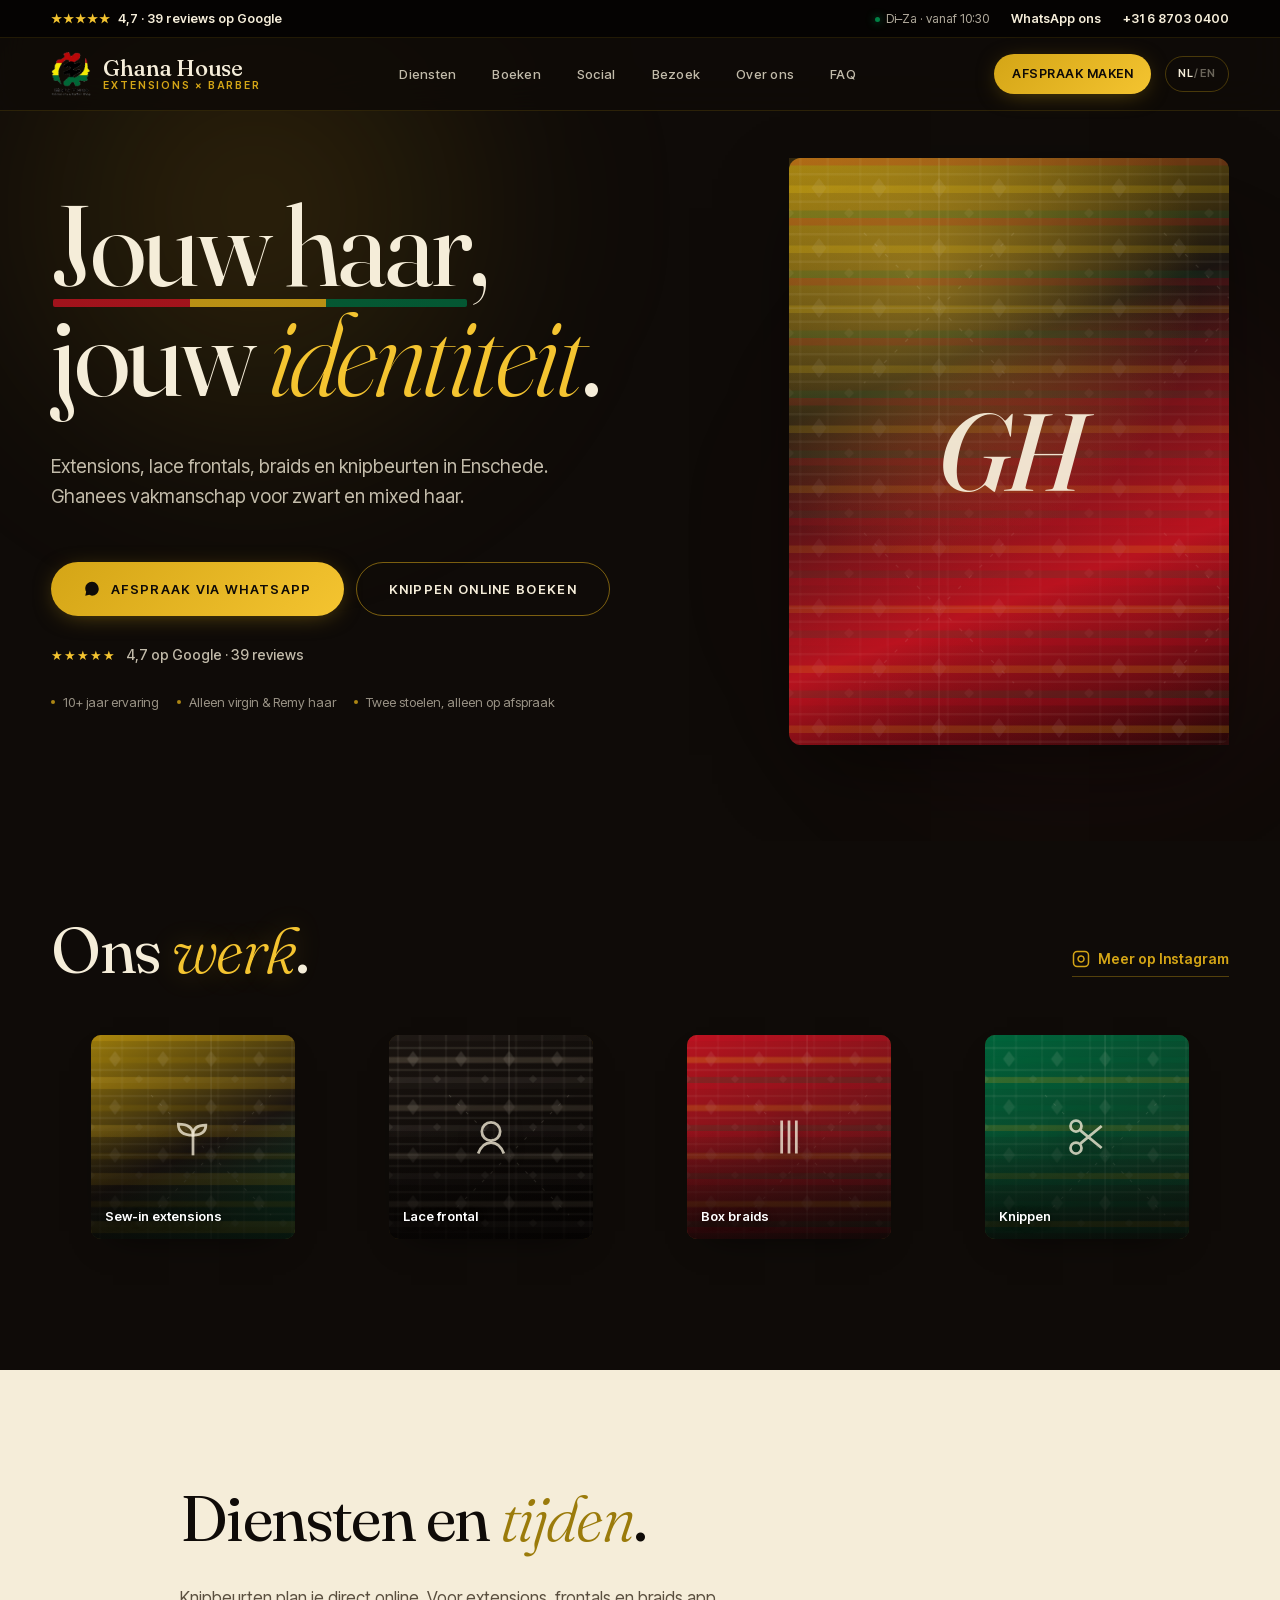
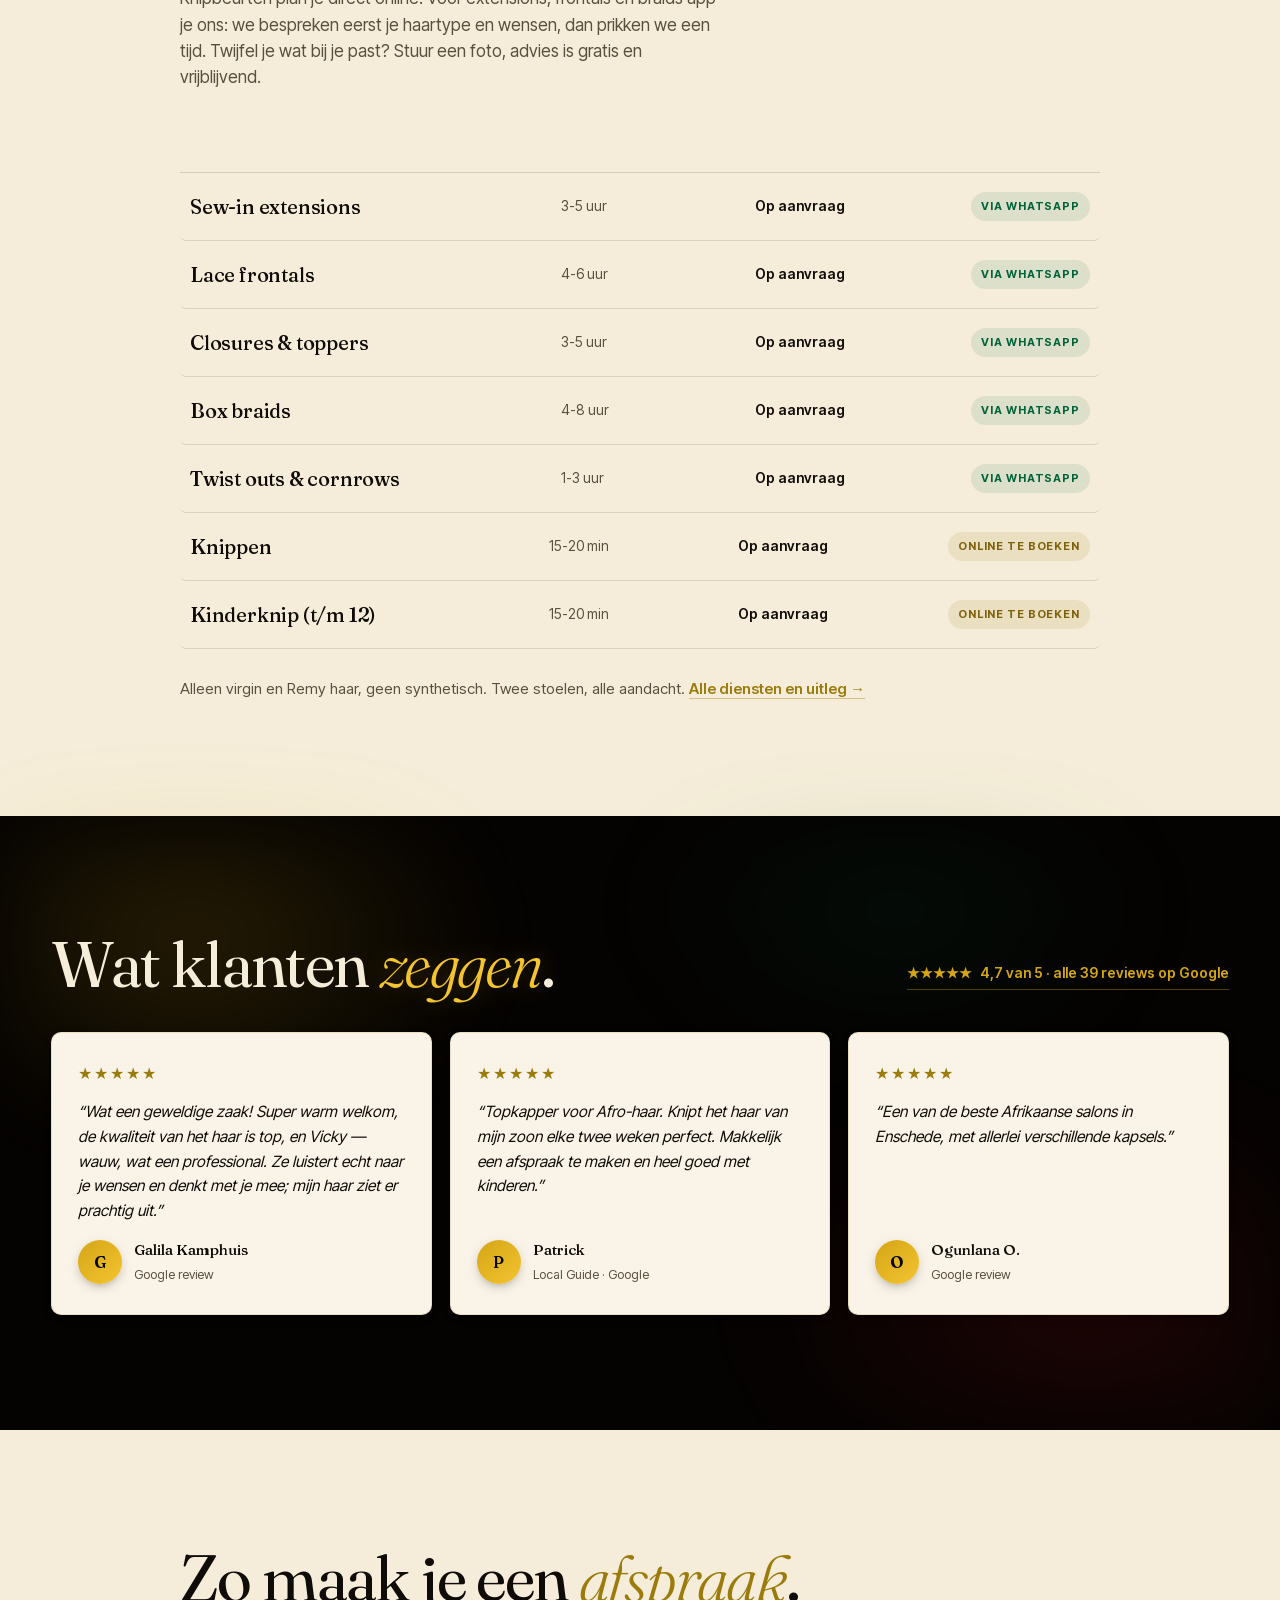
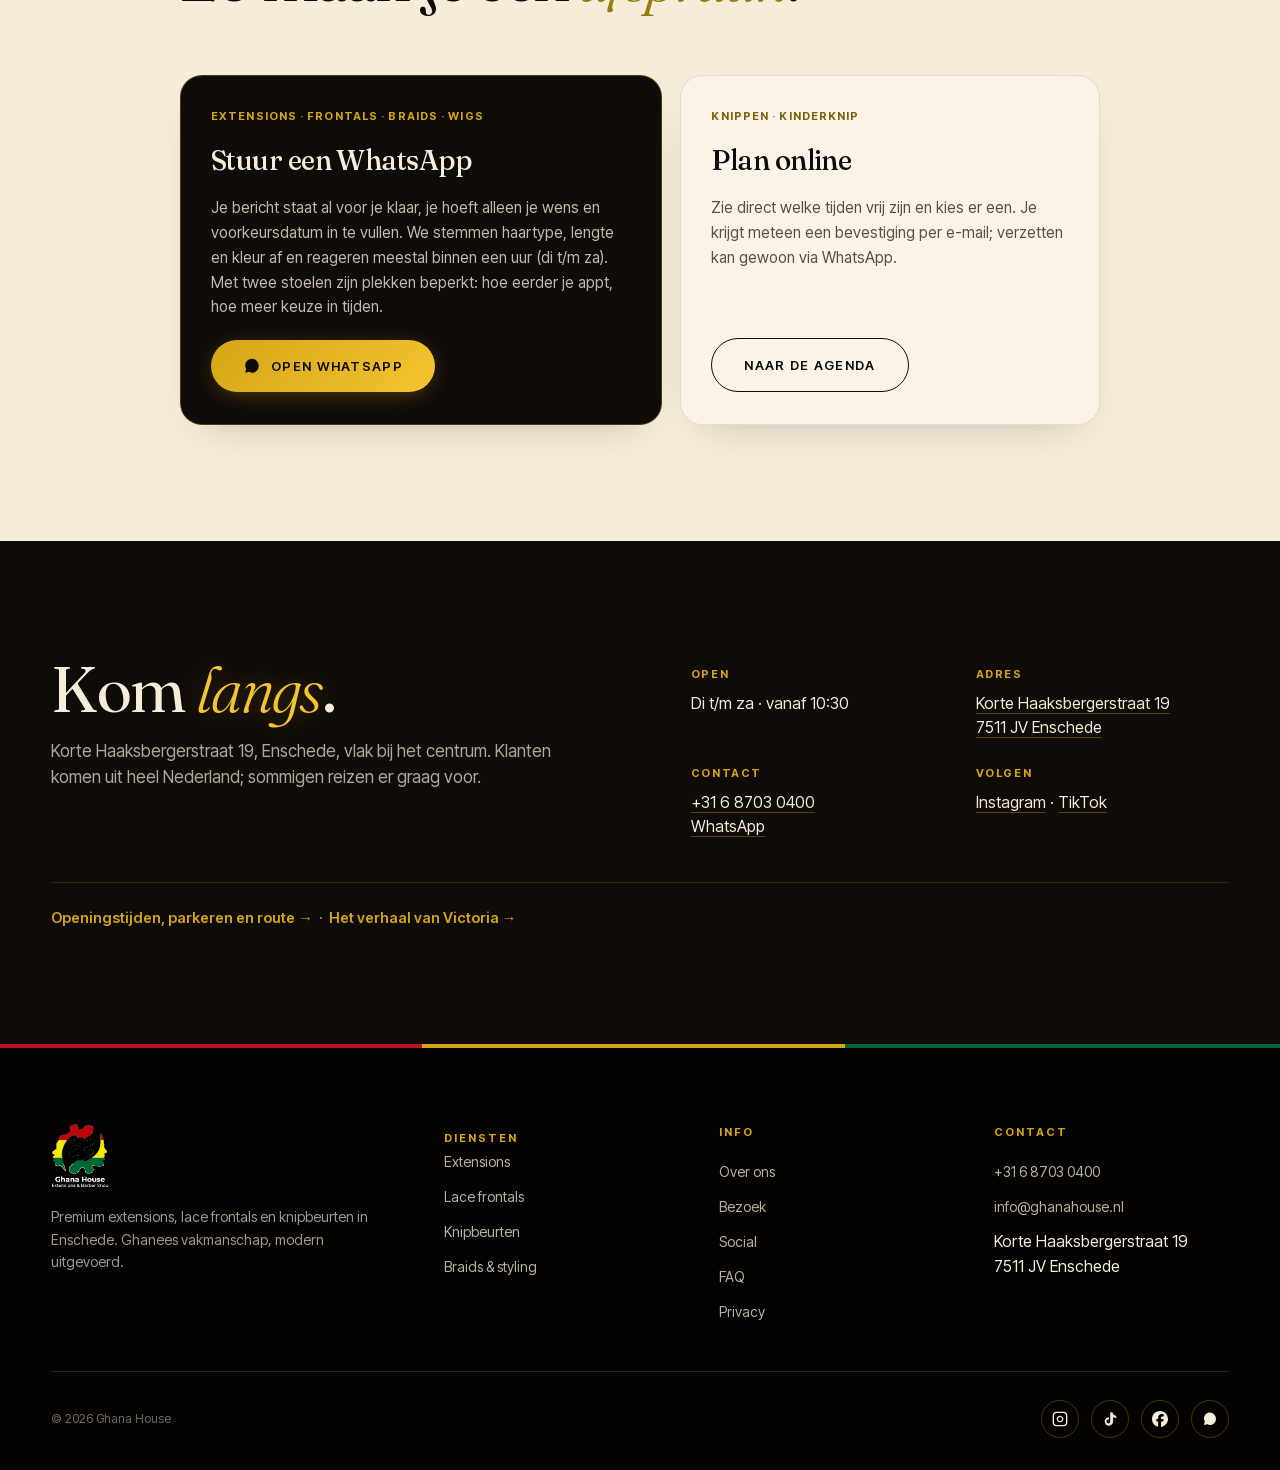
<file: index.html>
<!DOCTYPE html>
<html lang="nl">
<head>
  <meta charset="UTF-8" />
  <meta name="viewport" content="width=device-width, initial-scale=1.0, viewport-fit=cover" />
  <meta name="theme-color" content="#0F0B08" />
  <title data-nl="Ghana House — Premium Extensions &amp; Barber in Enschede" data-en="Ghana House — Premium Extensions &amp; Barber in Enschede">Ghana House — Premium Extensions & Barber in Enschede</title>
  <meta name="description" data-nl="Ghana House — Enschede's premium beauty &amp; barber. Extensions, lace frontals, knipbeurten, kids cuts. Korte Haaksbergerstraat 19. Boek via WhatsApp of online." data-en="Ghana House — Enschede's premium beauty &amp; barber. Extensions, lace frontals, men's cuts, kids cuts. Korte Haaksbergerstraat 19. Book via WhatsApp or online." content="Ghana House — Enschede's premium beauty & barber. Extensions, lace frontals, knipbeurten, kids cuts. Korte Haaksbergerstraat 19. Boek via WhatsApp of online." />
  <link rel="icon" type="image/png" href="/favicon.png" />
  <link rel="canonical" href="https://ghanahouse.nl/" />
  <meta property="og:type" content="website" />
  <meta property="og:site_name" content="Ghana House" />
  <meta property="og:title" content="Ghana House — Premium Extensions &amp; Barber in Enschede" />
  <meta property="og:description" content="Ghana House — Enschede's premium beauty & barber. Extensions, lace frontals, knipbeurten, kids cuts. Korte Haaksbergerstraat 19. Boek via WhatsApp of online." />
  <meta property="og:url" content="https://ghanahouse.nl/" />
  <meta property="og:image" content="https://ghanahouse.nl/og.png" />
  <meta property="og:image:width" content="1200" />
  <meta property="og:image:height" content="630" />
  <meta property="og:locale" content="nl_NL" />
  <meta property="og:locale:alternate" content="en_GB" />
  <meta name="twitter:card" content="summary_large_image" />
  <meta name="twitter:title" content="Ghana House — Premium Extensions &amp; Barber in Enschede" />
  <meta name="twitter:description" content="Ghana House — Enschede's premium beauty & barber. Extensions, lace frontals, knipbeurten, kids cuts. Korte Haaksbergerstraat 19. Boek via WhatsApp of online." />
  <meta name="twitter:image" content="https://ghanahouse.nl/og.png" />
  <link rel="preload" href="fonts/fraunces-normal-latin.woff2" as="font" type="font/woff2" crossorigin />
  <link rel="preload" href="fonts/intertight-normal-latin.woff2" as="font" type="font/woff2" crossorigin />
  <link rel="stylesheet" href="styles.css?v=10" />
</head>
<body>
  <a class="skip-link" href="#main"><span data-lang="nl">Naar inhoud</span><span data-lang="en">Skip to content</span></a>

  <!-- HEADER -->
  <header class="site-header has-bar">
    <div class="utility-bar">
      <div class="utility-bar-inner">
        <a class="u-rating" href="https://share.google/lDGjUx62SWGhLpPBK" target="_blank" rel="noopener">
          <span class="u-stars">★★★★★</span>
          <span data-lang="nl">4,7 · 39 reviews op Google</span><span data-lang="en">4.7 · 39 reviews on Google</span>
        </a>
        <div class="u-right">
          <span class="u-hide"><span class="u-dot"></span><span data-lang="nl">Di–Za · vanaf 10:30</span><span data-lang="en">Tue–Sat · from 10:30</span></span>
          <a href="https://wa.me/31687030400" target="_blank" rel="noopener"><span data-lang="nl">WhatsApp ons</span><span data-lang="en">WhatsApp us</span></a>
          <a href="tel:+31687030400">+31 6 8703 0400</a>
        </div>
      </div>
    </div>
    <div class="header-inner">
      <a href="/" class="brand-logo">
        <img src="logo.png" alt="Ghana House" />
        <div class="brand-logo-text">
          <span>Ghana House</span>
          <small>Extensions × Barber</small>
        </div>
      </a>
      <nav class="main-nav">
        <a href="/services"><span data-lang="nl">Diensten</span><span data-lang="en">Services</span></a>
        <a href="/booking"><span data-lang="nl">Boeken</span><span data-lang="en">Book</span></a>
        <a href="/social"><span data-lang="nl">Social</span><span data-lang="en">Social</span></a>
        <a href="/visit"><span data-lang="nl">Bezoek</span><span data-lang="en">Visit</span></a>
        <a href="/about"><span data-lang="nl">Over ons</span><span data-lang="en">About</span></a>
        <a href="/faq">FAQ</a>
      </nav>
      <div class="header-actions">
        <a href="#" data-wa="booking" target="_blank" rel="noopener" class="btn btn-gold header-cta"><span data-lang="nl">Afspraak maken</span><span data-lang="en">Book now</span></a>
        <button class="lang-toggle" type="button" id="langToggle" aria-label="Switch language">
          <span class="lang-nl">NL</span><span style="opacity:.4">/</span><span class="lang-en">EN</span>
        </button>
        <button class="menu-toggle" type="button" id="menuToggle" aria-label="Open menu">
          <svg viewBox="0 0 24 24" fill="none" stroke="currentColor" stroke-width="2"><line x1="3" y1="6" x2="21" y2="6"/><line x1="3" y1="12" x2="21" y2="12"/><line x1="3" y1="18" x2="21" y2="18"/></svg>
        </button>
      </div>
    </div>
  </header>

  <!-- MOBILE MENU -->
  <div class="mobile-menu" id="mobileMenu" aria-hidden="true">
    <button class="mobile-menu-close" type="button" id="menuClose" aria-label="Close menu">
      <svg viewBox="0 0 24 24" width="20" height="20" fill="none" stroke="currentColor" stroke-width="2"><line x1="18" y1="6" x2="6" y2="18"/><line x1="6" y1="6" x2="18" y2="18"/></svg>
    </button>
    <a href="#" data-wa="booking" target="_blank" rel="noopener" class="btn btn-gold mm-cta"><svg viewBox="0 0 32 32" width="18" height="18" fill="currentColor" aria-hidden="true"><path d="M16.003 3C9.382 3 4 8.383 4 15c0 2.124.555 4.193 1.61 6.014L4 28l7.18-1.586A11.94 11.94 0 0 0 16.003 28C22.624 28 28 22.617 28 16S22.624 3 16.003 3z"/></svg> <span data-lang="nl">Afspraak via WhatsApp</span><span data-lang="en">Book via WhatsApp</span></a>
    <nav>
      <a href="/services" class="m-link"><span data-lang="nl">Diensten</span><span data-lang="en">Services</span></a>
      <a href="/booking" class="m-link"><span data-lang="nl">Boeken</span><span data-lang="en">Book</span></a>
      <a href="/social" class="m-link"><span data-lang="nl">Social</span><span data-lang="en">Social</span></a>
      <a href="/visit" class="m-link"><span data-lang="nl">Bezoek</span><span data-lang="en">Visit</span></a>
      <a href="/about" class="m-link"><span data-lang="nl">Over ons</span><span data-lang="en">About</span></a>
      <a href="/faq" class="m-link">FAQ</a>
    </nav>
    <div class="mobile-menu-foot">
      <span class="mm-label"><span data-lang="nl">Volg ons</span><span data-lang="en">Follow us</span></span>
      <div class="mm-icons">
      <a href="https://instagram.com/extensions_barbershop" target="_blank" rel="noopener" aria-label="Instagram">
        <svg viewBox="0 0 24 24" fill="none" stroke="currentColor" stroke-width="2"><rect x="2" y="2" width="20" height="20" rx="5"/><path d="M16 11.37A4 4 0 1 1 12.63 8 4 4 0 0 1 16 11.37z"/><line x1="17.5" y1="6.5" x2="17.51" y2="6.5"/></svg>
      </a>
      <a href="https://tiktok.com/@extensions_barbershop" target="_blank" rel="noopener" aria-label="TikTok">
        <svg viewBox="0 0 24 24" fill="currentColor"><path d="M19.59 6.69a4.83 4.83 0 0 1-3.77-4.25V2h-3.45v13.67a2.89 2.89 0 0 1-5.2 1.74 2.89 2.89 0 0 1 2.31-4.64 2.93 2.93 0 0 1 .88.13V9.4a6.84 6.84 0 0 0-1-.05A6.33 6.33 0 0 0 5.8 20.1a6.34 6.34 0 0 0 10.86-4.43V9.05a8.16 8.16 0 0 0 4.77 1.52V7.5a4.85 4.85 0 0 1-1.84-.81z"/></svg>
      </a>
      <a href="https://facebook.com/vickyronny" target="_blank" rel="noopener" aria-label="Facebook">
        <svg viewBox="0 0 24 24" fill="currentColor"><path d="M9.101 23.691v-7.98H6.627v-3.667h2.474v-1.58c0-4.085 1.848-5.978 5.858-5.978.401 0 .955.042 1.468.103a8.68 8.68 0 0 1 1.141.195v3.325a8.623 8.623 0 0 0-.653-.036 26.805 26.805 0 0 0-.733-.009c-.707 0-1.259.096-1.675.309a1.686 1.686 0 0 0-.679.622c-.258.42-.374.995-.374 1.752v1.297h3.919l-.386 2.103-.287 1.564h-3.246v8.245C19.396 23.238 24 18.179 24 12.044c0-6.627-5.373-12-12-12s-12 5.373-12 12c0 5.628 3.874 10.35 9.101 11.647Z"/></svg>
      </a>
      <a href="https://wa.me/31687030400" target="_blank" rel="noopener" aria-label="WhatsApp">
        <svg viewBox="0 0 32 32" fill="currentColor"><path d="M16.003 3C9.382 3 4 8.383 4 15c0 2.124.555 4.193 1.61 6.014L4 28l7.18-1.586A11.94 11.94 0 0 0 16.003 28C22.624 28 28 22.617 28 16S22.624 3 16.003 3z"/></svg>
      </a>
      </div>
    </div>
  </div>

  <main id="main" tabindex="-1">

    <!-- 1 · ORIËNTEREN — hero: één boodschap, één beeld, één primaire route -->
    <section class="hero hero-calm">
      <div class="hero-inner">
        <div class="hero-content">
          <h1 class="reveal">
            <span data-lang="nl"><span class="underline-flag">Jouw haar</span>,<br />jouw <em>identiteit</em>.</span>
            <span data-lang="en"><span class="underline-flag">Your hair</span>,<br />your <em>identity</em>.</span>
          </h1>
          <p class="hero-lead reveal reveal-delay-1">
            <span data-lang="nl">Extensions, lace frontals, braids en knipbeurten in Enschede. Ghanees vakmanschap voor zwart en mixed haar.</span><span data-lang="en">Extensions, lace frontals, braids and cuts in Enschede. Ghanaian craftsmanship for black and mixed hair.</span>
          </p>
          <div class="hero-actions reveal reveal-delay-2">
            <a href="#" data-wa="booking" target="_blank" rel="noopener" class="btn btn-gold">
              <svg viewBox="0 0 32 32" width="18" height="18" fill="currentColor" aria-hidden="true"><path d="M16.003 3C9.382 3 4 8.383 4 15c0 2.124.555 4.193 1.61 6.014L4 28l7.18-1.586A11.94 11.94 0 0 0 16.003 28C22.624 28 28 22.617 28 16S22.624 3 16.003 3z"/></svg>
              <span data-lang="nl">Afspraak via WhatsApp</span><span data-lang="en">Book via WhatsApp</span>
            </a>
            <a href="/booking" class="btn btn-outline">
              <span data-lang="nl">Knippen online boeken</span><span data-lang="en">Book a cut online</span>
            </a>
          </div>
          <a class="hero-rating reveal reveal-delay-3" href="https://share.google/lDGjUx62SWGhLpPBK" target="_blank" rel="noopener">
            <span class="hr-stars" aria-hidden="true">★★★★★</span>
            <span data-lang="nl">4,7 op Google · 39 reviews</span><span data-lang="en">4.7 on Google · 39 reviews</span>
          </a>
          <ul class="hero-trust reveal reveal-delay-3">
            <li><span data-lang="nl">10+ jaar ervaring</span><span data-lang="en">10+ years experience</span></li>
            <li><span data-lang="nl">Alleen virgin &amp; Remy haar</span><span data-lang="en">Only virgin &amp; Remy hair</span></li>
            <li><span data-lang="nl">Twee stoelen, alleen op afspraak</span><span data-lang="en">Two chairs, by appointment only</span></li>
          </ul>
        </div>
        <div class="hero-visual reveal reveal-delay-1">
          <div class="hero-visual-inner">
            <!-- FOTO-SLOT: zodra photos/hero.jpg bestaat, haal dit commentaar weg zodat de img-regel actief wordt:
                 <img class="visual-photo" src="photos/hero.jpg" alt="Ghana House werk" /> -->
            <span class="hero-visual-logo">GH</span>
          </div>
        </div>
      </div>
    </section>

    <!-- 2 · WERK ZIEN — galerij direct onder de hero -->
    <section class="section-dark section-tight">
      <div class="container">
        <div class="section-head row">
          <h2 class="section-title"><span data-lang="nl">Ons <em>werk</em>.</span><span data-lang="en">Our <em>work</em>.</span></h2>
          <a class="link-arrow" href="https://instagram.com/extensions_barbershop" target="_blank" rel="noopener"><svg viewBox="0 0 24 24" width="18" height="18" fill="none" stroke="currentColor" stroke-width="2" aria-hidden="true"><rect x="2" y="2" width="20" height="20" rx="5"/><path d="M16 11.37A4 4 0 1 1 12.63 8 4 4 0 0 1 16 11.37z"/><line x1="17.5" y1="6.5" x2="17.51" y2="6.5"/></svg> <span data-lang="nl">Meer op Instagram</span><span data-lang="en">More on Instagram</span></a>
        </div>
        <div class="gallery-grid">
          <figure class="g-tile">
            <!-- FOTO-SLOT: zodra photos/gallery1.jpg bestaat, haal dit commentaar weg zodat de img-regel actief wordt:
                 <img class="visual-photo" src="photos/gallery1.jpg" alt="Sew-in extensions" loading="lazy" /> -->
            <div class="g-tile-fallback"><svg viewBox="0 0 24 24" fill="none" stroke="currentColor" stroke-width="1.5" aria-hidden="true"><path d="M12 22V11"/><path d="M12 11C12 7 9 5 4 5c0 4 3 6 8 6Z"/><path d="M12 11c0-3.5 2.5-5.5 7-5.5 0 3.5-2.5 5.5-7 5.5Z"/></svg></div>
            <figcaption class="g-tile-label"><span data-lang="nl">Sew-in extensions</span><span data-lang="en">Sew-in extensions</span></figcaption>
          </figure>
          <figure class="g-tile">
            <!-- FOTO-SLOT: zodra photos/gallery2.jpg bestaat, haal dit commentaar weg zodat de img-regel actief wordt:
                 <img class="visual-photo" src="photos/gallery2.jpg" alt="Lace frontal" loading="lazy" /> -->
            <div class="g-tile-fallback"><svg viewBox="0 0 24 24" fill="none" stroke="currentColor" stroke-width="1.5" aria-hidden="true"><circle cx="12" cy="9" r="5"/><path d="M5 21c1.5-4 4-6 7-6s5.5 2 7 6"/></svg></div>
            <figcaption class="g-tile-label"><span data-lang="nl">Lace frontal</span><span data-lang="en">Lace frontal</span></figcaption>
          </figure>
          <figure class="g-tile">
            <!-- FOTO-SLOT: zodra photos/gallery3.jpg bestaat, haal dit commentaar weg zodat de img-regel actief wordt:
                 <img class="visual-photo" src="photos/gallery3.jpg" alt="Box braids" loading="lazy" /> -->
            <div class="g-tile-fallback"><svg viewBox="0 0 24 24" fill="none" stroke="currentColor" stroke-width="1.5" aria-hidden="true"><path d="M8 3v18M12 3v18M16 3v18"/></svg></div>
            <figcaption class="g-tile-label"><span data-lang="nl">Box braids</span><span data-lang="en">Box braids</span></figcaption>
          </figure>
          <figure class="g-tile">
            <!-- FOTO-SLOT: zodra photos/gallery4.jpg bestaat, haal dit commentaar weg zodat de img-regel actief wordt:
                 <img class="visual-photo" src="photos/gallery4.jpg" alt="Knippen" loading="lazy" /> -->
            <div class="g-tile-fallback"><svg viewBox="0 0 24 24" fill="none" stroke="currentColor" stroke-width="1.5" aria-hidden="true"><circle cx="6" cy="6" r="3"/><circle cx="6" cy="18" r="3"/><path d="M8.5 8.5 20 18M8.5 15.5 20 6"/></svg></div>
            <figcaption class="g-tile-label"><span data-lang="nl">Knippen</span><span data-lang="en">Fresh cut</span></figcaption>
          </figure>
        </div>
      </div>
    </section>

    <!-- 3 · VERGELIJKEN — diensten als rustige lijst -->
    <section class="section-cream">
      <div class="container-narrow">
        <div class="section-head">
          <h2 class="section-title"><span data-lang="nl">Diensten en <em>tijden</em>.</span><span data-lang="en">Services and <em>times</em>.</span></h2>
          <p class="section-intro"><span data-lang="nl">Knipbeurten plan je direct online. Voor extensions, frontals en braids app je ons: we bespreken eerst je haartype en wensen, dan prikken we een tijd. Twijfel je wat bij je past? Stuur een foto, advies is gratis en vrijblijvend.</span><span data-lang="en">Cuts are booked online. For extensions, frontals and braids, message us: we discuss your hair type and wishes first, then pick a time. Not sure what suits you? Send a photo, advice is free and without obligation.</span></p>
        </div>
        <div class="svc-list">
          <a class="svc-row" href="#" data-wa="booking" data-service="Sew-in extensions" target="_blank" rel="noopener">
            <span class="svc-name"><span data-lang="nl">Sew-in extensions</span><span data-lang="en">Sew-in extensions</span></span>
            <span class="svc-dur"><span data-lang="nl">3-5 uur</span><span data-lang="en">3-5 hours</span></span>
            <span class="svc-price"><span data-lang="nl">Op aanvraag</span><span data-lang="en">On request</span></span>
            <span class="svc-route wa"><span data-lang="nl">Via WhatsApp</span><span data-lang="en">Via WhatsApp</span></span>
          </a>
          <a class="svc-row" href="#" data-wa="booking" data-service="Lace frontals" target="_blank" rel="noopener">
            <span class="svc-name"><span data-lang="nl">Lace frontals</span><span data-lang="en">Lace frontals</span></span>
            <span class="svc-dur"><span data-lang="nl">4-6 uur</span><span data-lang="en">4-6 hours</span></span>
            <span class="svc-price"><span data-lang="nl">Op aanvraag</span><span data-lang="en">On request</span></span>
            <span class="svc-route wa"><span data-lang="nl">Via WhatsApp</span><span data-lang="en">Via WhatsApp</span></span>
          </a>
          <a class="svc-row" href="#" data-wa="booking" data-service="Closures / toppers" target="_blank" rel="noopener">
            <span class="svc-name"><span data-lang="nl">Closures &amp; toppers</span><span data-lang="en">Closures &amp; toppers</span></span>
            <span class="svc-dur"><span data-lang="nl">3-5 uur</span><span data-lang="en">3-5 hours</span></span>
            <span class="svc-price"><span data-lang="nl">Op aanvraag</span><span data-lang="en">On request</span></span>
            <span class="svc-route wa"><span data-lang="nl">Via WhatsApp</span><span data-lang="en">Via WhatsApp</span></span>
          </a>
          <a class="svc-row" href="#" data-wa="booking" data-service="Box braids" target="_blank" rel="noopener">
            <span class="svc-name"><span data-lang="nl">Box braids</span><span data-lang="en">Box braids</span></span>
            <span class="svc-dur"><span data-lang="nl">4-8 uur</span><span data-lang="en">4-8 hours</span></span>
            <span class="svc-price"><span data-lang="nl">Op aanvraag</span><span data-lang="en">On request</span></span>
            <span class="svc-route wa"><span data-lang="nl">Via WhatsApp</span><span data-lang="en">Via WhatsApp</span></span>
          </a>
          <a class="svc-row" href="#" data-wa="booking" data-service="Twist outs / cornrows" target="_blank" rel="noopener">
            <span class="svc-name"><span data-lang="nl">Twist outs &amp; cornrows</span><span data-lang="en">Twist outs &amp; cornrows</span></span>
            <span class="svc-dur"><span data-lang="nl">1-3 uur</span><span data-lang="en">1-3 hours</span></span>
            <span class="svc-price"><span data-lang="nl">Op aanvraag</span><span data-lang="en">On request</span></span>
            <span class="svc-route wa"><span data-lang="nl">Via WhatsApp</span><span data-lang="en">Via WhatsApp</span></span>
          </a>
          <a class="svc-row" href="/booking?service=Knippen">
            <span class="svc-name"><span data-lang="nl">Knippen</span><span data-lang="en">Cut</span></span>
            <span class="svc-dur"><span data-lang="nl">15-20 min</span><span data-lang="en">15-20 min</span></span>
            <span class="svc-price"><span data-lang="nl">Op aanvraag</span><span data-lang="en">On request</span></span>
            <span class="svc-route online"><span data-lang="nl">Online te boeken</span><span data-lang="en">Book online</span></span>
          </a>
          <a class="svc-row" href="/booking?service=Kinderknip">
            <span class="svc-name"><span data-lang="nl">Kinderknip (t/m 12)</span><span data-lang="en">Kids cut (up to 12)</span></span>
            <span class="svc-dur"><span data-lang="nl">15-20 min</span><span data-lang="en">15-20 min</span></span>
            <span class="svc-price"><span data-lang="nl">Op aanvraag</span><span data-lang="en">On request</span></span>
            <span class="svc-route online"><span data-lang="nl">Online te boeken</span><span data-lang="en">Book online</span></span>
          </a>
        </div>
        <p class="svc-note"><span data-lang="nl">Alleen virgin en Remy haar, geen synthetisch. Twee stoelen, alle aandacht.</span><span data-lang="en">Only virgin and Remy hair, never synthetic. Two chairs, full attention.</span> <a href="/services"><span data-lang="nl">Alle diensten en uitleg →</span><span data-lang="en">All services and details →</span></a></p>
      </div>
    </section>

    <!-- 4 · VERTROUWEN — echte Google-reviews -->
    <section class="section-noir">
      <div class="container">
        <div class="section-head row">
          <h2 class="section-title"><span data-lang="nl">Wat klanten <em>zeggen</em>.</span><span data-lang="en">What clients <em>say</em>.</span></h2>
          <a class="link-arrow" href="https://share.google/lDGjUx62SWGhLpPBK" target="_blank" rel="noopener"><span class="hr-stars" aria-hidden="true">★★★★★</span> <span data-lang="nl">4,7 van 5 · alle 39 reviews op Google</span><span data-lang="en">4.7 out of 5 · all 39 reviews on Google</span></a>
        </div>
        <div class="reviews-grid">
          <article class="review-card">
            <div class="review-stars" aria-label="5 sterren">★★★★★</div>
            <p><span data-lang="nl">“Wat een geweldige zaak! Super warm welkom, de kwaliteit van het haar is top, en Vicky — wauw, wat een professional. Ze luistert echt naar je wensen en denkt met je mee; mijn haar ziet er prachtig uit.”</span><span data-lang="en">“What a great business! A super warm welcome, the quality of the hair is amazing, and Vicky, what a professional. She listens carefully to your wishes and thinks along with you; my hair looks beautiful.”</span></p>
            <div class="review-who"><div class="review-av">G</div><div><strong>Galila Kamphuis</strong><small>Google review</small></div></div>
          </article>
          <article class="review-card">
            <div class="review-stars" aria-label="5 sterren">★★★★★</div>
            <p><span data-lang="nl">“Topkapper voor Afro-haar. Knipt het haar van mijn zoon elke twee weken perfect. Makkelijk een afspraak te maken en heel goed met kinderen.”</span><span data-lang="en">“Great Afro hairdresser. Cuts my son's hair perfectly every two weeks. Easy to schedule an appointment, and they're great with kids.”</span></p>
            <div class="review-who"><div class="review-av">P</div><div><strong>Patrick</strong><small>Local Guide · Google</small></div></div>
          </article>
          <article class="review-card">
            <div class="review-stars" aria-label="5 sterren">★★★★★</div>
            <p><span data-lang="nl">“Een van de beste Afrikaanse salons in Enschede, met allerlei verschillende kapsels.”</span><span data-lang="en">“One of the best African salons in Enschede, with all kinds of different hairstyles.”</span></p>
            <div class="review-who"><div class="review-av">O</div><div><strong>Ogunlana O.</strong><small>Google review</small></div></div>
          </article>
        </div>
      </div>
    </section>

    <!-- 5 · KOPEN — één boekblok met de twee routes -->
    <section class="section-cream" id="boeken">
      <div class="container-narrow">
        <div class="section-head">
          <h2 class="section-title"><span data-lang="nl">Zo maak je een <em>afspraak</em>.</span><span data-lang="en">How to <em>book</em>.</span></h2>
        </div>
        <div class="route-grid">
          <a class="route-card primary" href="#" data-wa="booking" target="_blank" rel="noopener">
            <span class="route-tag">Extensions · frontals · braids · wigs</span>
            <h3><span data-lang="nl">Stuur een WhatsApp</span><span data-lang="en">Send a WhatsApp</span></h3>
            <p><span data-lang="nl">Je bericht staat al voor je klaar, je hoeft alleen je wens en voorkeursdatum in te vullen. We stemmen haartype, lengte en kleur af en reageren meestal binnen een uur (di t/m za). Met twee stoelen zijn plekken beperkt: hoe eerder je appt, hoe meer keuze in tijden.</span><span data-lang="en">Your message is pre-written, you only add your wish and preferred date. We match hair type, length and colour and usually reply within the hour (Tue to Sat). With two chairs, spots are limited: the sooner you message, the more times to choose from.</span></p>
            <span class="btn btn-gold"><svg viewBox="0 0 32 32" width="18" height="18" fill="currentColor" aria-hidden="true"><path d="M16.003 3C9.382 3 4 8.383 4 15c0 2.124.555 4.193 1.61 6.014L4 28l7.18-1.586A11.94 11.94 0 0 0 16.003 28C22.624 28 28 22.617 28 16S22.624 3 16.003 3z"/></svg> <span data-lang="nl">Open WhatsApp</span><span data-lang="en">Open WhatsApp</span></span>
          </a>
          <a class="route-card" href="/booking?service=Knippen">
            <span class="route-tag"><span data-lang="nl">Knippen · kinderknip</span><span data-lang="en">Cuts · kids cuts</span></span>
            <h3><span data-lang="nl">Plan online</span><span data-lang="en">Book online</span></h3>
            <p><span data-lang="nl">Zie direct welke tijden vrij zijn en kies er een. Je krijgt meteen een bevestiging per e-mail; verzetten kan gewoon via WhatsApp.</span><span data-lang="en">See which times are free right away and pick one. You get an email confirmation immediately; rescheduling is easy via WhatsApp.</span></p>
            <span class="btn btn-outline-dark"><span data-lang="nl">Naar de agenda</span><span data-lang="en">Open the calendar</span></span>
          </a>
        </div>
      </div>
    </section>

    <!-- 6 · GEBRUIKEN & TERUGKOMEN — bezoek + volgen -->
    <section class="section-dark">
      <div class="container">
        <div class="visit-band">
          <div>
            <h2 class="section-title"><span data-lang="nl">Kom <em>langs</em>.</span><span data-lang="en">Come <em>by</em>.</span></h2>
            <p class="section-intro"><span data-lang="nl">Korte Haaksbergerstraat 19, Enschede, vlak bij het centrum. Klanten komen uit heel Nederland; sommigen reizen er graag voor.</span><span data-lang="en">Korte Haaksbergerstraat 19, Enschede, close to the centre. Clients come from all over the Netherlands; some happily travel for it.</span></p>
          </div>
          <dl class="visit-facts">
            <div><dt><span data-lang="nl">Open</span><span data-lang="en">Open</span></dt><dd><span data-lang="nl">Di t/m za · vanaf 10:30</span><span data-lang="en">Tue to Sat · from 10:30</span></dd></div>
            <div><dt><span data-lang="nl">Adres</span><span data-lang="en">Address</span></dt><dd><a href="https://maps.google.com/?q=Korte+Haaksbergerstraat+19+Enschede" target="_blank" rel="noopener">Korte Haaksbergerstraat 19<br />7511 JV Enschede</a></dd></div>
            <div><dt>Contact</dt><dd><a href="tel:+31687030400">+31 6 8703 0400</a><br /><a href="https://wa.me/31687030400" target="_blank" rel="noopener">WhatsApp</a></dd></div>
            <div><dt><span data-lang="nl">Volgen</span><span data-lang="en">Follow</span></dt><dd><a href="https://instagram.com/extensions_barbershop" target="_blank" rel="noopener">Instagram</a> · <a href="https://tiktok.com/@extensions_barbershop" target="_blank" rel="noopener">TikTok</a></dd></div>
          </dl>
        </div>
        <p class="visit-more"><a href="/visit"><span data-lang="nl">Openingstijden, parkeren en route →</span><span data-lang="en">Opening hours, parking and directions →</span></a> &nbsp;·&nbsp; <a href="/about"><span data-lang="nl">Het verhaal van Victoria →</span><span data-lang="en">Victoria's story →</span></a></p>
      </div>
    </section>

  </main>

  <!-- FOOTER -->
  <footer class="site-footer">
    <div class="footer-inner">
      <div class="footer-grid">
        <div class="footer-brand">
          <img src="logo-light.png" alt="Ghana House" />
          <p><span data-lang="nl">Premium extensions, lace frontals en knipbeurten in Enschede. Ghanees vakmanschap, modern uitgevoerd.</span><span data-lang="en">Premium extensions, lace frontals and cuts in Enschede. Ghanaian craftsmanship, modernly executed.</span></p>
        </div>
        <div class="footer-col">
          <h4 data-lang="nl">Diensten</h4>
          <h4 data-lang="en">Services</h4>
          <ul>
            <li><a href="/services">Extensions</a></li>
            <li><a href="/services">Lace frontals</a></li>
            <li><a href="/services"><span data-lang="nl">Knipbeurten</span><span data-lang="en">Cuts</span></a></li>
            <li><a href="/services">Braids &amp; styling</a></li>
          </ul>
        </div>
        <div class="footer-col">
          <h4>Info</h4>
          <ul>
            <li><a href="/about"><span data-lang="nl">Over ons</span><span data-lang="en">About</span></a></li>
            <li><a href="/visit"><span data-lang="nl">Bezoek</span><span data-lang="en">Visit</span></a></li>
            <li><a href="/social">Social</a></li>
            <li><a href="/faq">FAQ</a></li><li><a href="/privacy">Privacy</a></li>
          </ul>
        </div>
        <div class="footer-col">
          <h4>Contact</h4>
          <ul>
            <li><a href="tel:+31687030400">+31 6 8703 0400</a></li>
            <li><a href="mailto:info@ghanahouse.nl">info@ghanahouse.nl</a></li>
            <li>Korte Haaksbergerstraat 19<br />7511 JV Enschede</li>
          </ul>
        </div>
      </div>
      <div class="footer-bottom">
        <div>© <span id="year"></span> Ghana House</div>
        <div class="footer-socials">
          <a href="https://instagram.com/extensions_barbershop" target="_blank" rel="noopener" aria-label="Instagram">
            <svg viewBox="0 0 24 24" fill="none" stroke="currentColor" stroke-width="2"><rect x="2" y="2" width="20" height="20" rx="5"/><path d="M16 11.37A4 4 0 1 1 12.63 8 4 4 0 0 1 16 11.37z"/><line x1="17.5" y1="6.5" x2="17.51" y2="6.5"/></svg>
          </a>
          <a href="https://tiktok.com/@extensions_barbershop" target="_blank" rel="noopener" aria-label="TikTok">
            <svg viewBox="0 0 24 24" fill="currentColor"><path d="M19.59 6.69a4.83 4.83 0 0 1-3.77-4.25V2h-3.45v13.67a2.89 2.89 0 0 1-5.2 1.74 2.89 2.89 0 0 1 2.31-4.64 2.93 2.93 0 0 1 .88.13V9.4a6.84 6.84 0 0 0-1-.05A6.33 6.33 0 0 0 5.8 20.1a6.34 6.34 0 0 0 10.86-4.43V9.05a8.16 8.16 0 0 0 4.77 1.52V7.5a4.85 4.85 0 0 1-1.84-.81z"/></svg>
          </a>
          <a href="https://facebook.com/vickyronny" target="_blank" rel="noopener" aria-label="Facebook">
            <svg viewBox="0 0 24 24" fill="currentColor"><path d="M9.101 23.691v-7.98H6.627v-3.667h2.474v-1.58c0-4.085 1.848-5.978 5.858-5.978.401 0 .955.042 1.468.103a8.68 8.68 0 0 1 1.141.195v3.325a8.623 8.623 0 0 0-.653-.036 26.805 26.805 0 0 0-.733-.009c-.707 0-1.259.096-1.675.309a1.686 1.686 0 0 0-.679.622c-.258.42-.374.995-.374 1.752v1.297h3.919l-.386 2.103-.287 1.564h-3.246v8.245C19.396 23.238 24 18.179 24 12.044c0-6.627-5.373-12-12-12s-12 5.373-12 12c0 5.628 3.874 10.35 9.101 11.647Z"/></svg>
          </a>
          <a href="https://wa.me/31687030400" target="_blank" rel="noopener" aria-label="WhatsApp">
            <svg viewBox="0 0 32 32" fill="currentColor"><path d="M16.003 3C9.382 3 4 8.383 4 15c0 2.124.555 4.193 1.61 6.014L4 28l7.18-1.586A11.94 11.94 0 0 0 16.003 28C22.624 28 28 22.617 28 16S22.624 3 16.003 3z"/></svg>
          </a>
        </div>
      </div>
    </div>
  </footer>

  <!-- Sticky mobile action bar -->
  <div class="action-bar">
    <a href="#" data-wa="booking" target="_blank" rel="noopener" class="btn btn-gold"><svg viewBox="0 0 32 32" width="18" height="18" fill="currentColor"><path d="M16.003 3C9.382 3 4 8.383 4 15c0 2.124.555 4.193 1.61 6.014L4 28l7.18-1.586A11.94 11.94 0 0 0 16.003 28C22.624 28 28 22.617 28 16S22.624 3 16.003 3z"/></svg>
      WhatsApp</a>
    <a href="/booking" class="btn btn-outline"><span data-lang="nl">Online boeken</span><span data-lang="en">Book online</span></a>
  </div>

  <script>document.getElementById('year').textContent = new Date().getFullYear();</script>
  <script src="script.js?v=10"></script>
</body>
</html>
</file>
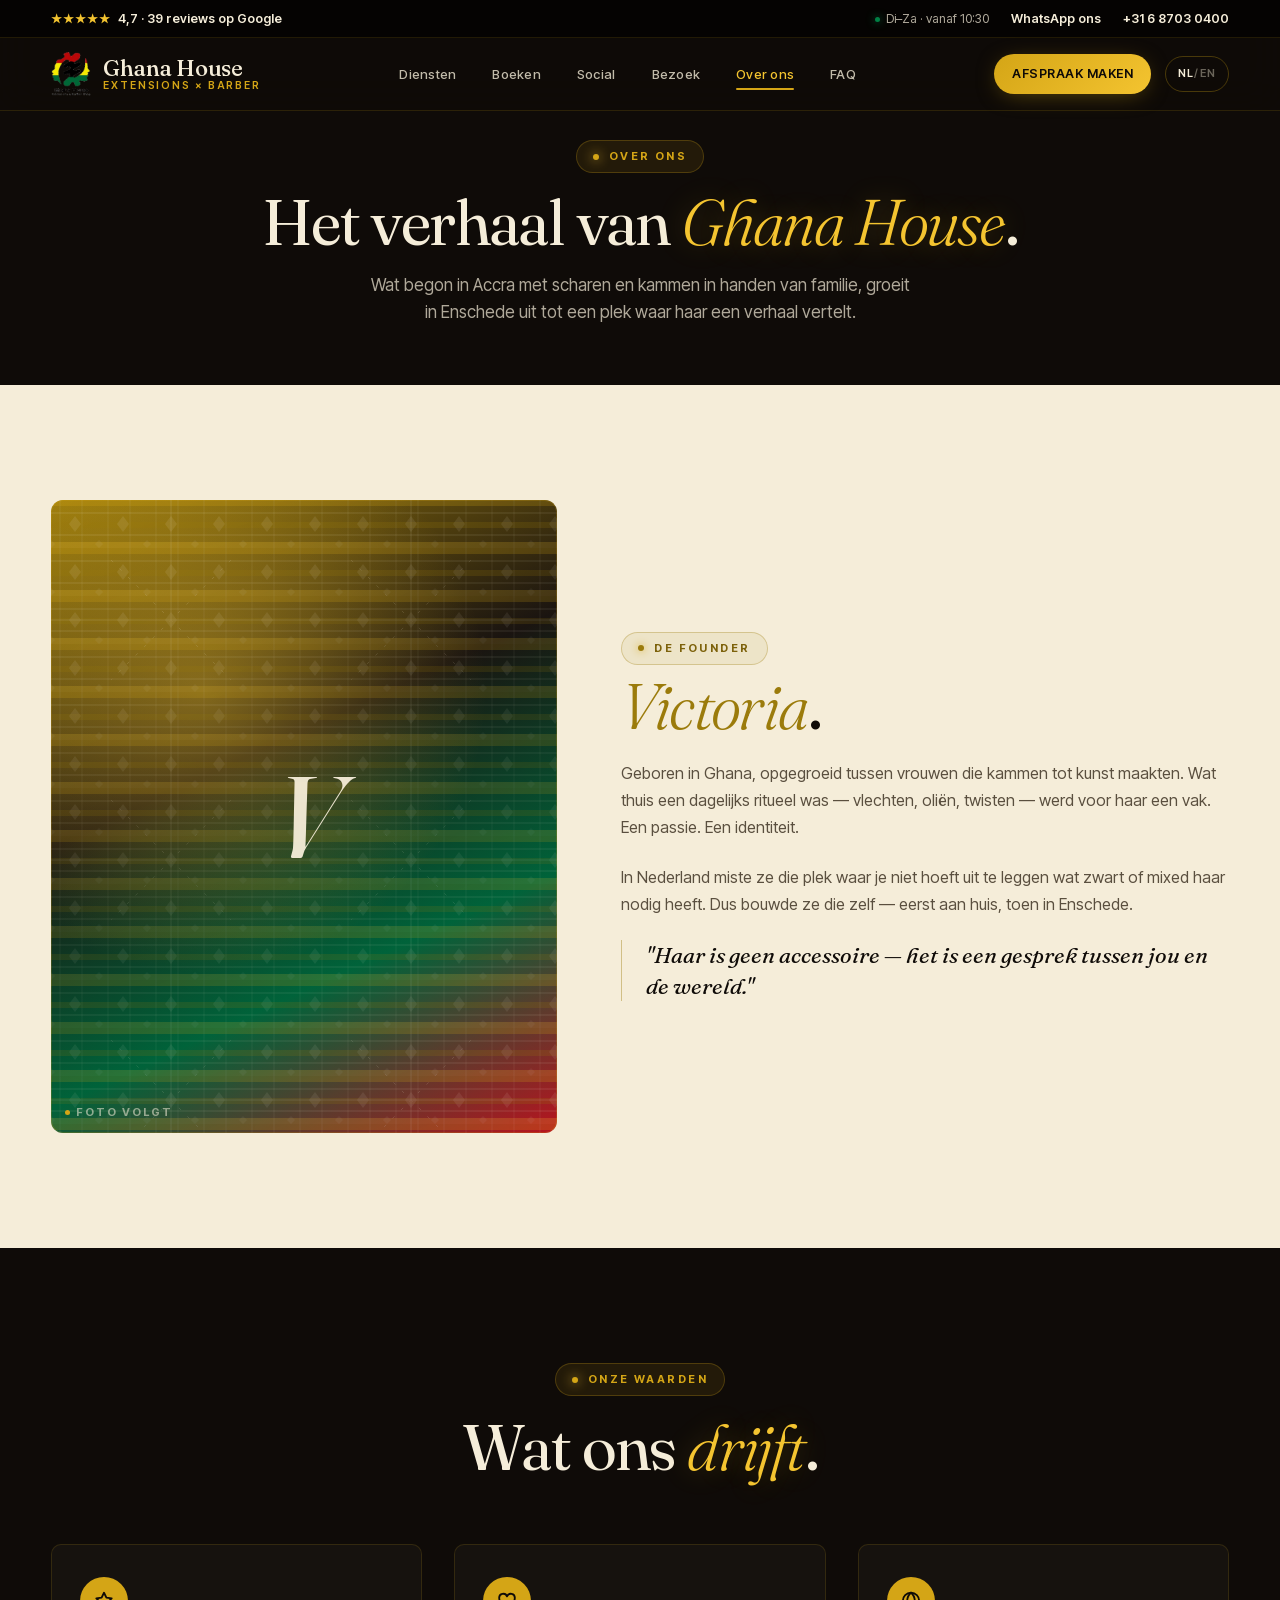
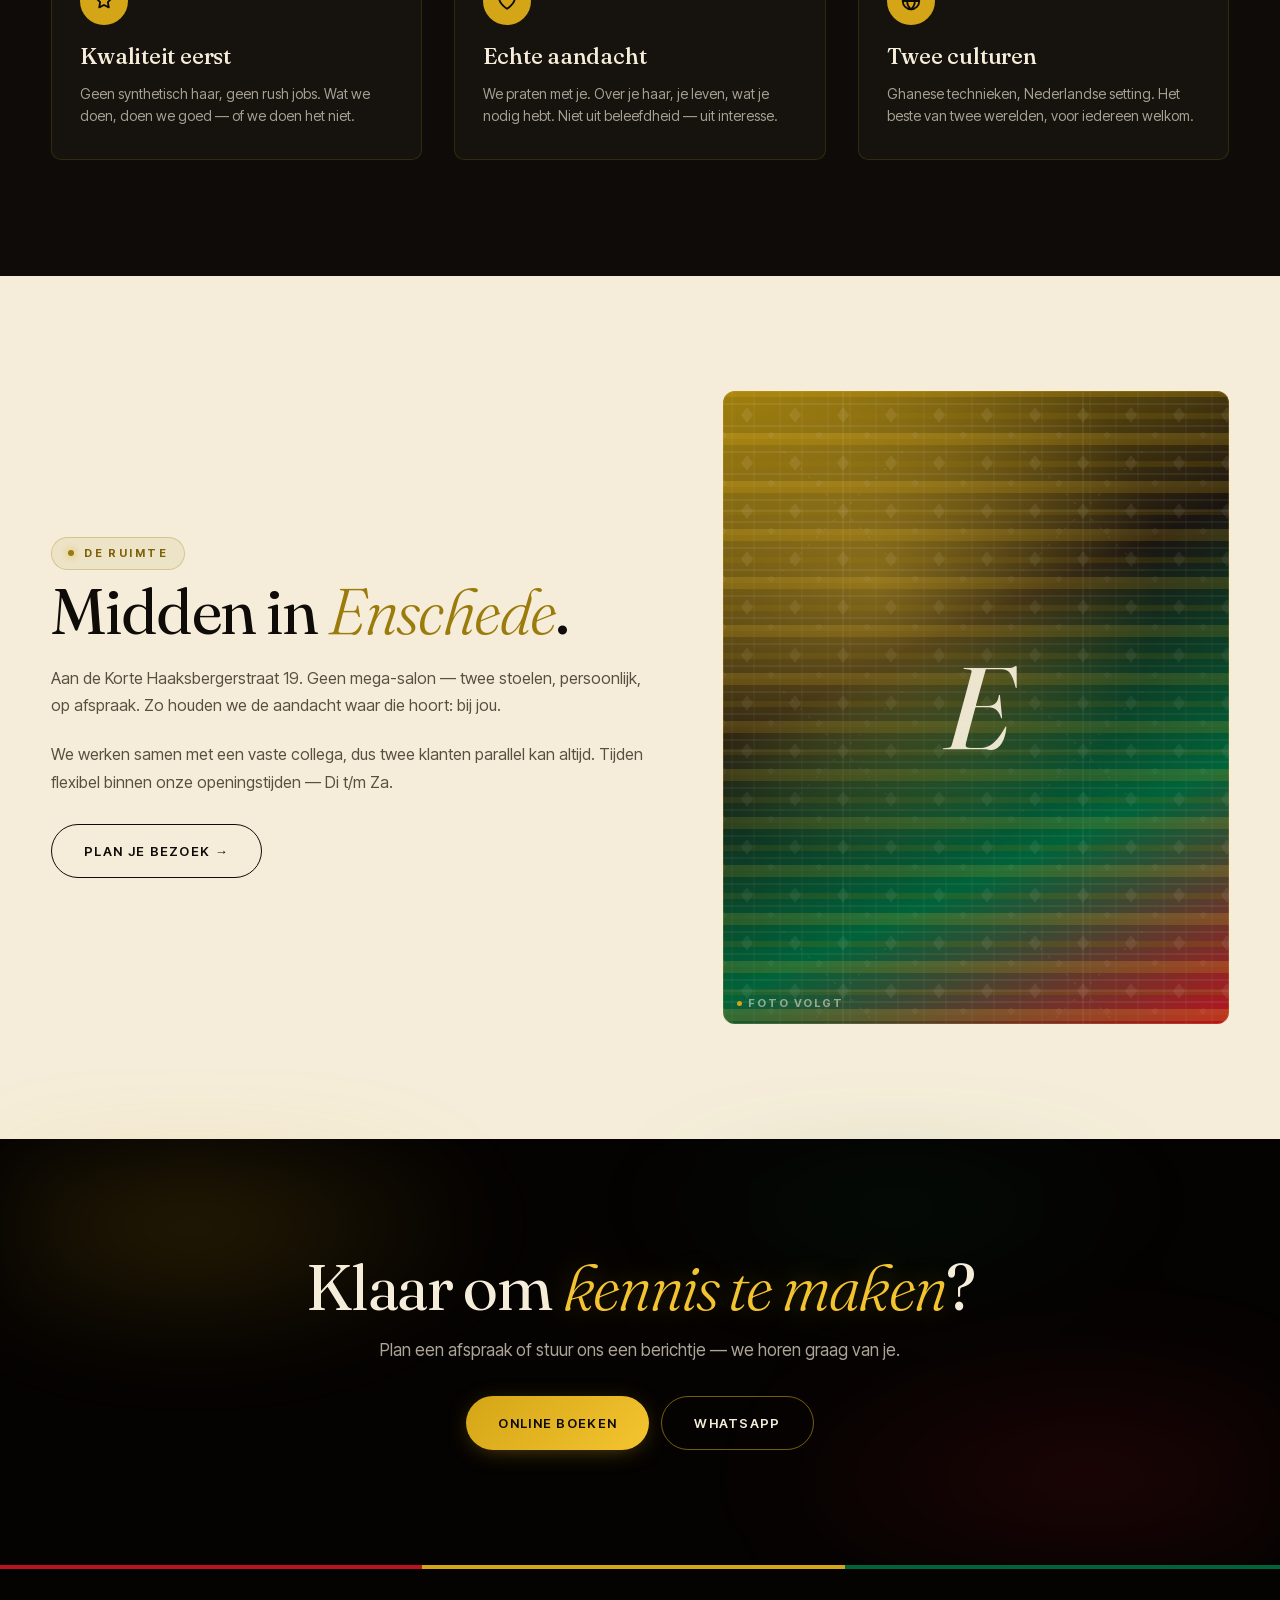
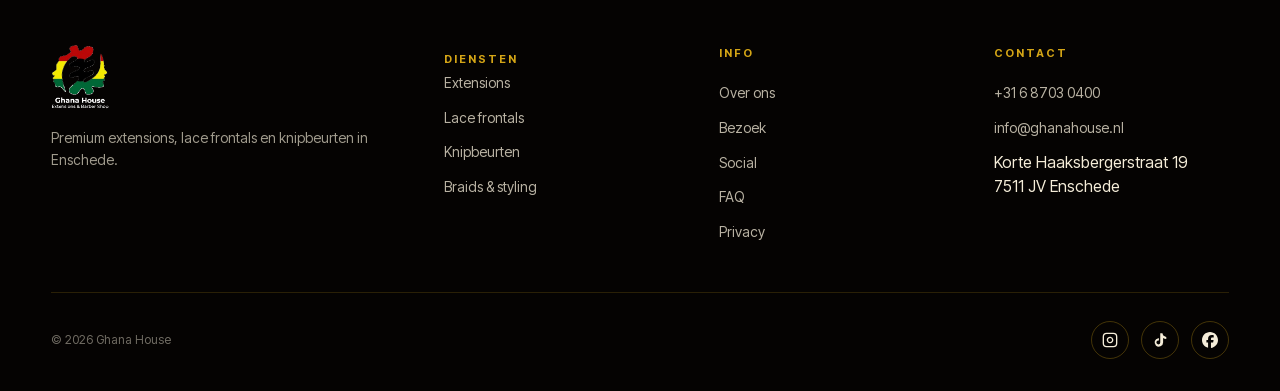
<file: about.html>
<!DOCTYPE html>
<html lang="nl">
<head>
  <meta charset="UTF-8" />
  <meta name="viewport" content="width=device-width, initial-scale=1.0, viewport-fit=cover" />
  <meta name="theme-color" content="#0F0B08" />
  <title data-nl="Over ons — Ghana House" data-en="About — Ghana House">Over ons — Ghana House</title>
  <meta name="description" data-nl="Het verhaal van Ghana House — Victoria's reis van Accra naar Enschede. Ghanees vakmanschap in Twente." data-en="The story of Ghana House — Victoria's journey from Accra to Enschede. Ghanaian craftsmanship in Twente." content="Het verhaal van Ghana House — Victoria's reis van Accra naar Enschede. Ghanees vakmanschap in Twente." />
  <link rel="icon" type="image/png" href="/favicon.png" />
  <link rel="canonical" href="https://ghanahouse.nl/about" />
  <meta property="og:type" content="website" />
  <meta property="og:site_name" content="Ghana House" />
  <meta property="og:title" content="Over ons — Ghana House" />
  <meta property="og:description" content="Het verhaal van Ghana House — Victoria's reis van Accra naar Enschede. Ghanees vakmanschap in Twente." />
  <meta property="og:url" content="https://ghanahouse.nl/about" />
  <meta property="og:image" content="https://ghanahouse.nl/og.png" />
  <meta property="og:image:width" content="1200" />
  <meta property="og:image:height" content="630" />
  <meta property="og:locale" content="nl_NL" />
  <meta property="og:locale:alternate" content="en_GB" />
  <meta name="twitter:card" content="summary_large_image" />
  <meta name="twitter:title" content="Over ons — Ghana House" />
  <meta name="twitter:description" content="Het verhaal van Ghana House — Victoria's reis van Accra naar Enschede. Ghanees vakmanschap in Twente." />
  <meta name="twitter:image" content="https://ghanahouse.nl/og.png" />
  <link rel="preload" href="fonts/fraunces-normal-latin.woff2" as="font" type="font/woff2" crossorigin />
  <link rel="preload" href="fonts/intertight-normal-latin.woff2" as="font" type="font/woff2" crossorigin />
  <link rel="stylesheet" href="styles.css?v=10" />
</head>
<body>
  <a class="skip-link" href="#main"><span data-lang="nl">Naar inhoud</span><span data-lang="en">Skip to content</span></a>

  <header class="site-header has-bar">
    <div class="utility-bar">
      <div class="utility-bar-inner">
        <a class="u-rating" href="https://share.google/lDGjUx62SWGhLpPBK" target="_blank" rel="noopener">
          <span class="u-stars">★★★★★</span>
          <span data-lang="nl">4,7 · 39 reviews op Google</span><span data-lang="en">4.7 · 39 reviews on Google</span>
        </a>
        <div class="u-right">
          <span class="u-hide"><span class="u-dot"></span><span data-lang="nl">Di–Za · vanaf 10:30</span><span data-lang="en">Tue–Sat · from 10:30</span></span>
          <a href="https://wa.me/31687030400" target="_blank" rel="noopener"><span data-lang="nl">WhatsApp ons</span><span data-lang="en">WhatsApp us</span></a>
          <a href="tel:+31687030400">+31 6 8703 0400</a>
        </div>
      </div>
    </div>
    <div class="header-inner">
      <a href="/" class="brand-logo">
        <img src="logo.png" alt="Ghana House" />
        <div class="brand-logo-text"><span>Ghana House</span><small>Extensions × Barber</small></div>
      </a>
      <nav class="main-nav">
        <a href="/services"><span data-lang="nl">Diensten</span><span data-lang="en">Services</span></a>
        <a href="/booking"><span data-lang="nl">Boeken</span><span data-lang="en">Book</span></a>
        <a href="/social"><span data-lang="nl">Social</span><span data-lang="en">Social</span></a>
        <a href="/visit"><span data-lang="nl">Bezoek</span><span data-lang="en">Visit</span></a>
        <a href="/about"><span data-lang="nl">Over ons</span><span data-lang="en">About</span></a>
        <a href="/faq">FAQ</a>
      </nav>
      <div class="header-actions">
        <a href="#" data-wa="booking" target="_blank" rel="noopener" class="btn btn-gold header-cta"><span data-lang="nl">Afspraak maken</span><span data-lang="en">Book now</span></a>
        <button class="lang-toggle" type="button" id="langToggle" aria-label="Switch language"><span class="lang-nl">NL</span><span style="opacity:.4">/</span><span class="lang-en">EN</span></button>
        <button class="menu-toggle" type="button" id="menuToggle" aria-label="Open menu">
          <svg viewBox="0 0 24 24" fill="none" stroke="currentColor" stroke-width="2"><line x1="3" y1="6" x2="21" y2="6"/><line x1="3" y1="12" x2="21" y2="12"/><line x1="3" y1="18" x2="21" y2="18"/></svg>
        </button>
      </div>
    </div>
  </header>

  <div class="mobile-menu" id="mobileMenu" aria-hidden="true">
    <button class="mobile-menu-close" type="button" id="menuClose" aria-label="Close menu">
      <svg viewBox="0 0 24 24" width="20" height="20" fill="none" stroke="currentColor" stroke-width="2"><line x1="18" y1="6" x2="6" y2="18"/><line x1="6" y1="6" x2="18" y2="18"/></svg>
    </button>
    <a href="#" data-wa="booking" target="_blank" rel="noopener" class="btn btn-gold mm-cta"><svg viewBox="0 0 32 32" width="18" height="18" fill="currentColor" aria-hidden="true"><path d="M16.003 3C9.382 3 4 8.383 4 15c0 2.124.555 4.193 1.61 6.014L4 28l7.18-1.586A11.94 11.94 0 0 0 16.003 28C22.624 28 28 22.617 28 16S22.624 3 16.003 3z"/></svg> <span data-lang="nl">Afspraak via WhatsApp</span><span data-lang="en">Book via WhatsApp</span></a>
    <nav>
      <a href="/services" class="m-link"><span data-lang="nl">Diensten</span><span data-lang="en">Services</span></a>
      <a href="/booking" class="m-link"><span data-lang="nl">Boeken</span><span data-lang="en">Book</span></a>
      <a href="/social" class="m-link"><span data-lang="nl">Social</span><span data-lang="en">Social</span></a>
      <a href="/visit" class="m-link"><span data-lang="nl">Bezoek</span><span data-lang="en">Visit</span></a>
      <a href="/about" class="m-link"><span data-lang="nl">Over ons</span><span data-lang="en">About</span></a>
      <a href="/faq" class="m-link">FAQ</a>
    </nav>
    <div class="mobile-menu-foot">
      <span class="mm-label"><span data-lang="nl">Volg ons</span><span data-lang="en">Follow us</span></span>
      <div class="mm-icons">
      <a href="https://instagram.com/extensions_barbershop" target="_blank" rel="noopener" aria-label="Instagram"><svg viewBox="0 0 24 24" fill="none" stroke="currentColor" stroke-width="2"><rect x="2" y="2" width="20" height="20" rx="5"/><path d="M16 11.37A4 4 0 1 1 12.63 8 4 4 0 0 1 16 11.37z"/><line x1="17.5" y1="6.5" x2="17.51" y2="6.5"/></svg></a>
      <a href="https://tiktok.com/@extensions_barbershop" target="_blank" rel="noopener" aria-label="TikTok"><svg viewBox="0 0 24 24" fill="currentColor"><path d="M19.59 6.69a4.83 4.83 0 0 1-3.77-4.25V2h-3.45v13.67a2.89 2.89 0 0 1-5.2 1.74 2.89 2.89 0 0 1 2.31-4.64 2.93 2.93 0 0 1 .88.13V9.4a6.84 6.84 0 0 0-1-.05A6.33 6.33 0 0 0 5.8 20.1a6.34 6.34 0 0 0 10.86-4.43V9.05a8.16 8.16 0 0 0 4.77 1.52V7.5a4.85 4.85 0 0 1-1.84-.81z"/></svg></a>
      <a href="https://facebook.com/vickyronny" target="_blank" rel="noopener" aria-label="Facebook"><svg viewBox="0 0 24 24" fill="currentColor"><path d="M9.101 23.691v-7.98H6.627v-3.667h2.474v-1.58c0-4.085 1.848-5.978 5.858-5.978.401 0 .955.042 1.468.103a8.68 8.68 0 0 1 1.141.195v3.325a8.623 8.623 0 0 0-.653-.036 26.805 26.805 0 0 0-.733-.009c-.707 0-1.259.096-1.675.309a1.686 1.686 0 0 0-.679.622c-.258.42-.374.995-.374 1.752v1.297h3.919l-.386 2.103-.287 1.564h-3.246v8.245C19.396 23.238 24 18.179 24 12.044c0-6.627-5.373-12-12-12s-12 5.373-12 12c0 5.628 3.874 10.35 9.101 11.647Z"/></svg></a>
      <a href="https://wa.me/31687030400" target="_blank" rel="noopener" aria-label="WhatsApp"><svg viewBox="0 0 32 32" fill="currentColor"><path d="M16.003 3C9.382 3 4 8.383 4 15c0 2.124.555 4.193 1.61 6.014L4 28l7.18-1.586A11.94 11.94 0 0 0 16.003 28C22.624 28 28 22.617 28 16S22.624 3 16.003 3z"/></svg></a>
      </div>
    </div>
  </div>

  <main id="main" tabindex="-1" style="padding-top: 140px;">

    <!-- HERO -->
    <section class="section-dark" style="padding-bottom: 60px;">
      <div class="container-narrow" style="text-align: center;">
        <span class="eyebrow reveal"><span data-lang="nl">Over ons</span><span data-lang="en">About</span></span>
        <h1 class="section-title reveal reveal-delay-1" style="margin-top: 16px;"><span data-lang="nl">Het verhaal van <em>Ghana House</em>.</span><span data-lang="en">The story of <em>Ghana House</em>.</span></h1>
        <p class="section-intro reveal reveal-delay-2" style="margin: 18px auto 0;"><span data-lang="nl">Wat begon in Accra met scharen en kammen in handen van familie, groeit in Enschede uit tot een plek waar haar een verhaal vertelt.</span><span data-lang="en">What started in Accra with scissors and combs in family hands, grows in Enschede into a place where hair tells a story.</span></p>
      </div>
    </section>

    <!-- VICTORIA STORY -->
    <section class="section-cream">
      <div class="container">
        <div class="story-grid">
          <div class="story-visual reveal">
            <!-- FOTO: photos/victoria.jpg verschijnt hier automatisch zodra toegevoegd. -->
            <!-- FOTO-SLOT: zodra photos/victoria.jpg bestaat, haal dit commentaar weg zodat de img-regel actief wordt:
                 <img class="visual-photo" src="photos/victoria.jpg" alt="Victoria — founder Ghana House" loading="lazy" /> -->
            <div class="story-visual-text">V</div>
            <span class="visual-caption"><span data-lang="nl">Foto volgt</span><span data-lang="en">Photo coming</span></span>
          </div>
          <div class="story-content reveal reveal-delay-1">
            <span class="eyebrow"><span data-lang="nl">De founder</span><span data-lang="en">The founder</span></span>
            <h2 class="section-title" style="margin-top: 8px;"><span data-lang="nl"><em>Victoria</em>.</span><span data-lang="en"><em>Victoria</em>.</span></h2>
            <p><span data-lang="nl">Geboren in Ghana, opgegroeid tussen vrouwen die kammen tot kunst maakten. Wat thuis een dagelijks ritueel was — vlechten, oliën, twisten — werd voor haar een vak. Een passie. Een identiteit.</span><span data-lang="en">Born in Ghana, raised among women who turned combs into art. What was a daily ritual at home — braiding, oiling, twisting — became a trade for her. A passion. An identity.</span></p>
            <p><span data-lang="nl">In Nederland miste ze die plek waar je niet hoeft uit te leggen wat zwart of mixed haar nodig heeft. Dus bouwde ze die zelf — eerst aan huis, toen in Enschede.</span><span data-lang="en">In the Netherlands she missed that place where you don't have to explain what black or mixed hair needs. So she built it herself — first from home, then in Enschede.</span></p>
            <div class="story-quote"><span data-lang="nl">"Haar is geen accessoire — het is een gesprek tussen jou en de wereld."</span><span data-lang="en">"Hair is not an accessory — it's a conversation between you and the world."</span></div>
          </div>
        </div>
      </div>
    </section>

    <!-- VALUES — features row on dark -->
    <section class="section-dark">
      <div class="container">
        <div class="section-head center reveal">
          <span class="eyebrow"><span data-lang="nl">Onze waarden</span><span data-lang="en">Our values</span></span>
          <h2 class="section-title"><span data-lang="nl">Wat ons <em>drijft</em>.</span><span data-lang="en">What <em>drives</em> us.</span></h2>
        </div>

        <div class="features-row">
          <div class="feature-item reveal">
            <div class="feature-icon">
              <svg width="22" height="22" viewBox="0 0 24 24" fill="none" stroke="currentColor" stroke-width="2" stroke-linecap="round" stroke-linejoin="round"><path d="M12 3l2.6 5.3 5.8.85-4.2 4.1 1 5.75L12 16.3 6.8 19l1-5.75-4.2-4.1 5.8-.85Z"/></svg>
            </div>
            <h3><span data-lang="nl">Kwaliteit eerst</span><span data-lang="en">Quality first</span></h3>
            <p><span data-lang="nl">Geen synthetisch haar, geen rush jobs. Wat we doen, doen we goed — of we doen het niet.</span><span data-lang="en">No synthetic hair, no rush jobs. What we do, we do well — or we don't do it.</span></p>
          </div>
          <div class="feature-item reveal reveal-delay-1">
            <div class="feature-icon">
              <svg width="22" height="22" viewBox="0 0 24 24" fill="none" stroke="currentColor" stroke-width="2" stroke-linecap="round" stroke-linejoin="round"><path d="M12 20.5S3.5 15 3.5 8.9A4.4 4.4 0 0 1 12 7a4.4 4.4 0 0 1 8.5 1.9C20.5 15 12 20.5 12 20.5Z"/></svg>
            </div>
            <h3><span data-lang="nl">Echte aandacht</span><span data-lang="en">Real attention</span></h3>
            <p><span data-lang="nl">We praten met je. Over je haar, je leven, wat je nodig hebt. Niet uit beleefdheid — uit interesse.</span><span data-lang="en">We talk with you. About your hair, your life, what you need. Not out of politeness — out of interest.</span></p>
          </div>
          <div class="feature-item reveal reveal-delay-2">
            <div class="feature-icon">
              <svg width="22" height="22" viewBox="0 0 24 24" fill="none" stroke="currentColor" stroke-width="2" stroke-linecap="round" stroke-linejoin="round"><circle cx="12" cy="12" r="9"/><path d="M3 12h18"/><path d="M12 3c2.8 2.4 4.2 5.5 4.2 9s-1.4 6.6-4.2 9c-2.8-2.4-4.2-5.5-4.2-9S9.2 5.4 12 3Z"/></svg>
            </div>
            <h3><span data-lang="nl">Twee culturen</span><span data-lang="en">Two cultures</span></h3>
            <p><span data-lang="nl">Ghanese technieken, Nederlandse setting. Het beste van twee werelden, voor iedereen welkom.</span><span data-lang="en">Ghanaian techniques, Dutch setting. The best of two worlds, welcome to everyone.</span></p>
          </div>
        </div>
      </div>
    </section>

    <!-- THE SPACE -->
    <section class="section-cream">
      <div class="container">
        <div class="story-grid story-grid-reversed">
          <div class="story-content reveal">
            <span class="eyebrow"><span data-lang="nl">De ruimte</span><span data-lang="en">The space</span></span>
            <h2 class="section-title" style="margin-top: 8px;"><span data-lang="nl">Midden in <em>Enschede</em>.</span><span data-lang="en">Heart of <em>Enschede</em>.</span></h2>
            <p><span data-lang="nl">Aan de Korte Haaksbergerstraat 19. Geen mega-salon — twee stoelen, persoonlijk, op afspraak. Zo houden we de aandacht waar die hoort: bij jou.</span><span data-lang="en">On Korte Haaksbergerstraat 19. No mega-salon — two chairs, personal, by appointment. That way we keep the attention where it belongs: on you.</span></p>
            <p><span data-lang="nl">We werken samen met een vaste collega, dus twee klanten parallel kan altijd. Tijden flexibel binnen onze openingstijden — Di t/m Za.</span><span data-lang="en">We work with a regular colleague, so two clients in parallel is always possible. Times flexible within our opening hours — Tue through Sat.</span></p>
            <div style="margin-top: 28px;">
              <a href="/visit" class="btn btn-outline-dark"><span data-lang="nl">Plan je bezoek →</span><span data-lang="en">Plan your visit →</span></a>
            </div>
          </div>
          <div class="story-visual reveal reveal-delay-1">
            <!-- FOTO: photos/salon.jpg (de ruimte / interieur) verschijnt hier automatisch. -->
            <!-- FOTO-SLOT: zodra photos/salon.jpg bestaat, haal dit commentaar weg zodat de img-regel actief wordt:
                 <img class="visual-photo" src="photos/salon.jpg" alt="Ghana House salon in Enschede" loading="lazy" /> -->
            <div class="story-visual-text">E</div>
            <span class="visual-caption"><span data-lang="nl">Foto volgt</span><span data-lang="en">Photo coming</span></span>
          </div>
        </div>
      </div>
    </section>

    <!-- CTA -->
    <section class="section-noir" style="text-align: center;">
      <div class="container-narrow">
        <div class="reveal">
          <h2 class="section-title"><span data-lang="nl">Klaar om <em>kennis te maken</em>?</span><span data-lang="en">Ready to <em>meet</em>?</span></h2>
          <p class="section-intro" style="margin: 18px auto 32px;"><span data-lang="nl">Plan een afspraak of stuur ons een berichtje — we horen graag van je.</span><span data-lang="en">Book an appointment or send us a message — we'd love to hear from you.</span></p>
          <div style="display: flex; gap: 12px; flex-wrap: wrap; justify-content: center;">
            <a href="/booking" class="btn btn-gold"><span data-lang="nl">Online boeken</span><span data-lang="en">Book online</span></a>
            <a href="#" data-wa="generic" target="_blank" rel="noopener" class="btn btn-outline">WhatsApp</a>
          </div>
        </div>
      </div>
    </section>

  </main>

  <footer class="site-footer">
    <div class="footer-inner">
      <div class="footer-grid">
        <div class="footer-brand">
          <img src="logo-light.png" alt="Ghana House" />
          <p><span data-lang="nl">Premium extensions, lace frontals en knipbeurten in Enschede.</span><span data-lang="en">Premium extensions, lace frontals and cuts in Enschede.</span></p>
        </div>
        <div class="footer-col">
          <h4 data-lang="nl">Diensten</h4><h4 data-lang="en">Services</h4>
          <ul><li><a href="/services">Extensions</a></li><li><a href="/services">Lace frontals</a></li><li><a href="/services"><span data-lang="nl">Knipbeurten</span><span data-lang="en">Cuts</span></a></li><li><a href="/services">Braids &amp; styling</a></li></ul>
        </div>
        <div class="footer-col">
          <h4>Info</h4>
          <ul><li><a href="/about"><span data-lang="nl">Over ons</span><span data-lang="en">About</span></a></li><li><a href="/visit"><span data-lang="nl">Bezoek</span><span data-lang="en">Visit</span></a></li><li><a href="/social">Social</a></li><li><a href="/faq">FAQ</a></li><li><a href="/privacy">Privacy</a></li></ul>
        </div>
        <div class="footer-col">
          <h4>Contact</h4>
          <ul><li><a href="tel:+31687030400">+31 6 8703 0400</a></li><li><a href="mailto:info@ghanahouse.nl">info@ghanahouse.nl</a></li><li>Korte Haaksbergerstraat 19<br />7511 JV Enschede</li></ul>
        </div>
      </div>
      <div class="footer-bottom">
        <div>© <span id="year"></span> Ghana House</div>
        <div class="footer-socials">
          <a href="https://instagram.com/extensions_barbershop" target="_blank" rel="noopener" aria-label="Instagram"><svg viewBox="0 0 24 24" fill="none" stroke="currentColor" stroke-width="2"><rect x="2" y="2" width="20" height="20" rx="5"/><path d="M16 11.37A4 4 0 1 1 12.63 8 4 4 0 0 1 16 11.37z"/><line x1="17.5" y1="6.5" x2="17.51" y2="6.5"/></svg></a>
          <a href="https://tiktok.com/@extensions_barbershop" target="_blank" rel="noopener" aria-label="TikTok"><svg viewBox="0 0 24 24" fill="currentColor"><path d="M19.59 6.69a4.83 4.83 0 0 1-3.77-4.25V2h-3.45v13.67a2.89 2.89 0 0 1-5.2 1.74 2.89 2.89 0 0 1 2.31-4.64 2.93 2.93 0 0 1 .88.13V9.4a6.84 6.84 0 0 0-1-.05A6.33 6.33 0 0 0 5.8 20.1a6.34 6.34 0 0 0 10.86-4.43V9.05a8.16 8.16 0 0 0 4.77 1.52V7.5a4.85 4.85 0 0 1-1.84-.81z"/></svg></a>
          <a href="https://facebook.com/vickyronny" target="_blank" rel="noopener" aria-label="Facebook"><svg viewBox="0 0 24 24" fill="currentColor"><path d="M9.101 23.691v-7.98H6.627v-3.667h2.474v-1.58c0-4.085 1.848-5.978 5.858-5.978.401 0 .955.042 1.468.103a8.68 8.68 0 0 1 1.141.195v3.325a8.623 8.623 0 0 0-.653-.036 26.805 26.805 0 0 0-.733-.009c-.707 0-1.259.096-1.675.309a1.686 1.686 0 0 0-.679.622c-.258.42-.374.995-.374 1.752v1.297h3.919l-.386 2.103-.287 1.564h-3.246v8.245C19.396 23.238 24 18.179 24 12.044c0-6.627-5.373-12-12-12s-12 5.373-12 12c0 5.628 3.874 10.35 9.101 11.647Z"/></svg></a>
        </div>
      </div>
    </div>
  </footer>
  <div class="action-bar">
    <a href="#" data-wa="booking" target="_blank" rel="noopener" class="btn btn-gold"><svg viewBox="0 0 32 32" width="18" height="18" fill="currentColor"><path d="M16.003 3C9.382 3 4 8.383 4 15c0 2.124.555 4.193 1.61 6.014L4 28l7.18-1.586A11.94 11.94 0 0 0 16.003 28C22.624 28 28 22.617 28 16S22.624 3 16.003 3z"/></svg>
      WhatsApp</a>
    <a href="/booking" class="btn btn-outline"><span data-lang="nl">Online boeken</span><span data-lang="en">Book online</span></a>
  </div>


  <script>document.getElementById('year').textContent = new Date().getFullYear();</script>
  <script src="script.js?v=10"></script>
</body>
</html>
</file>
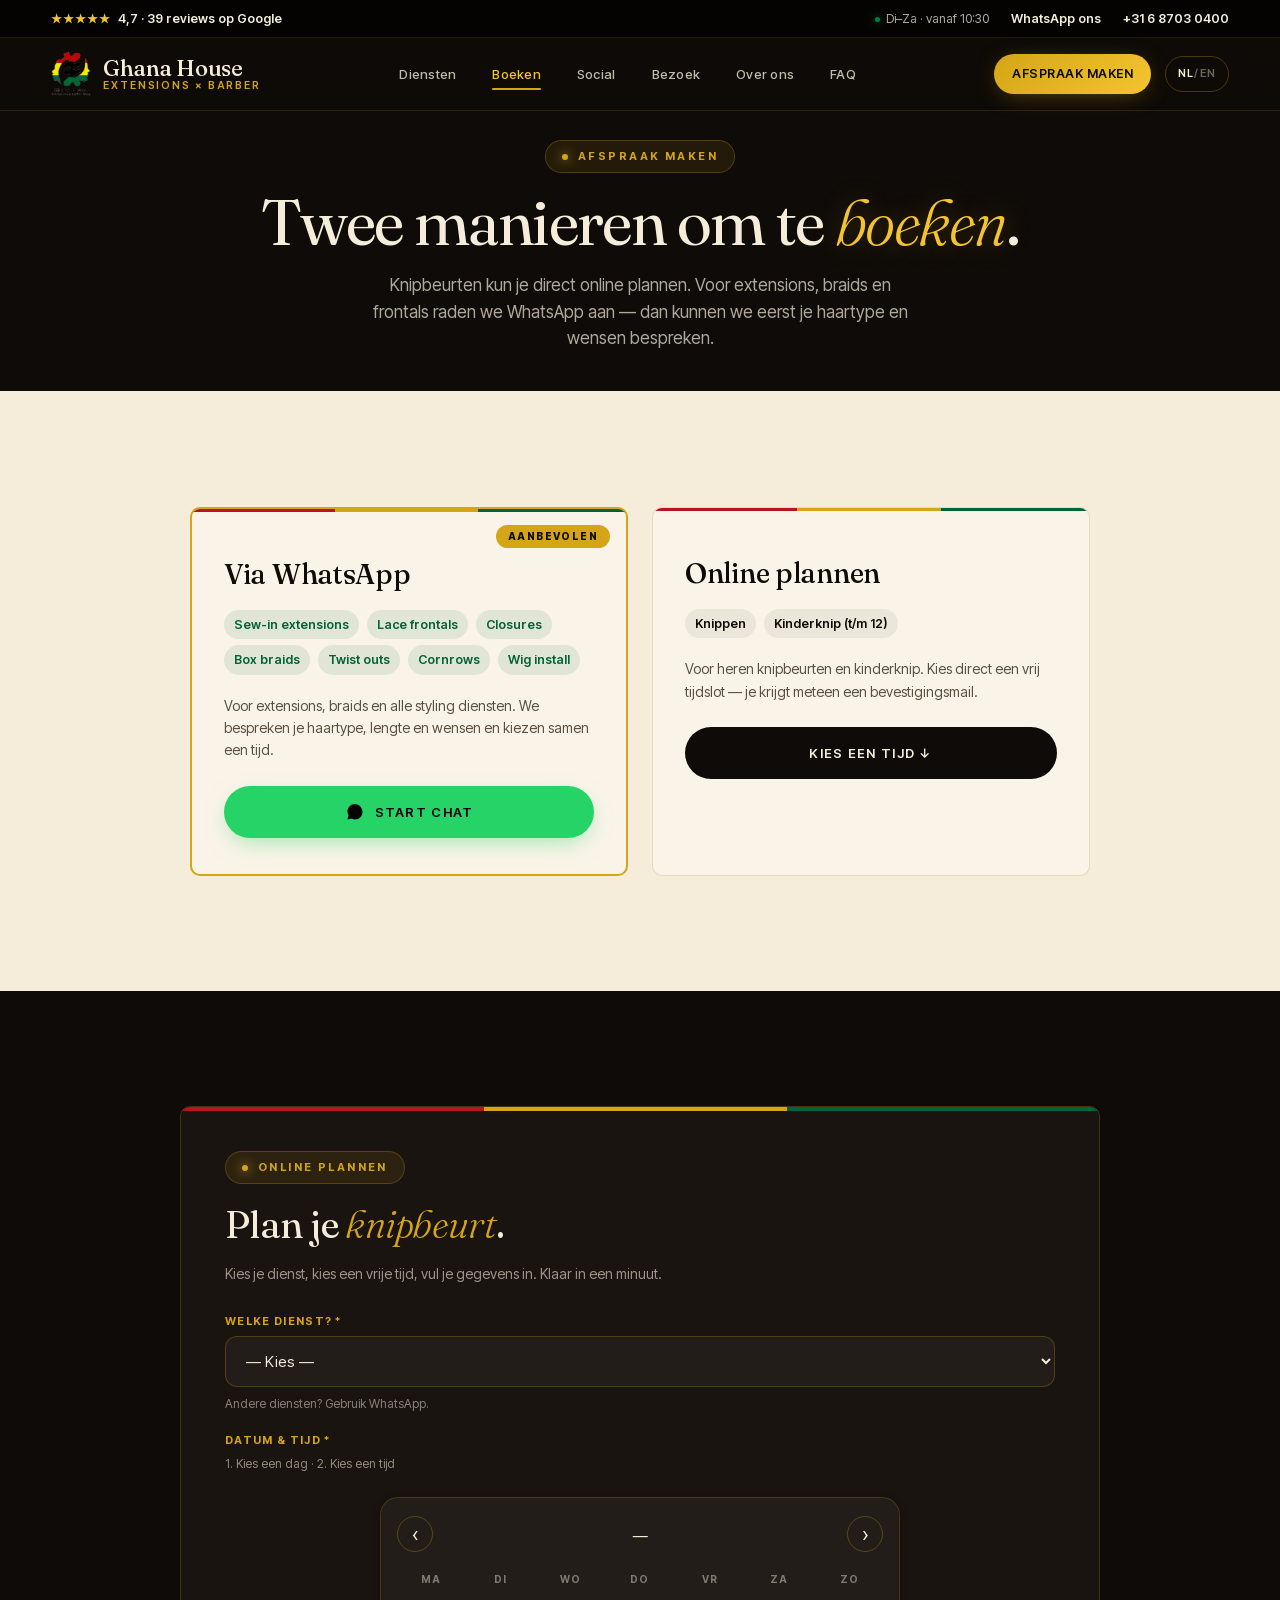
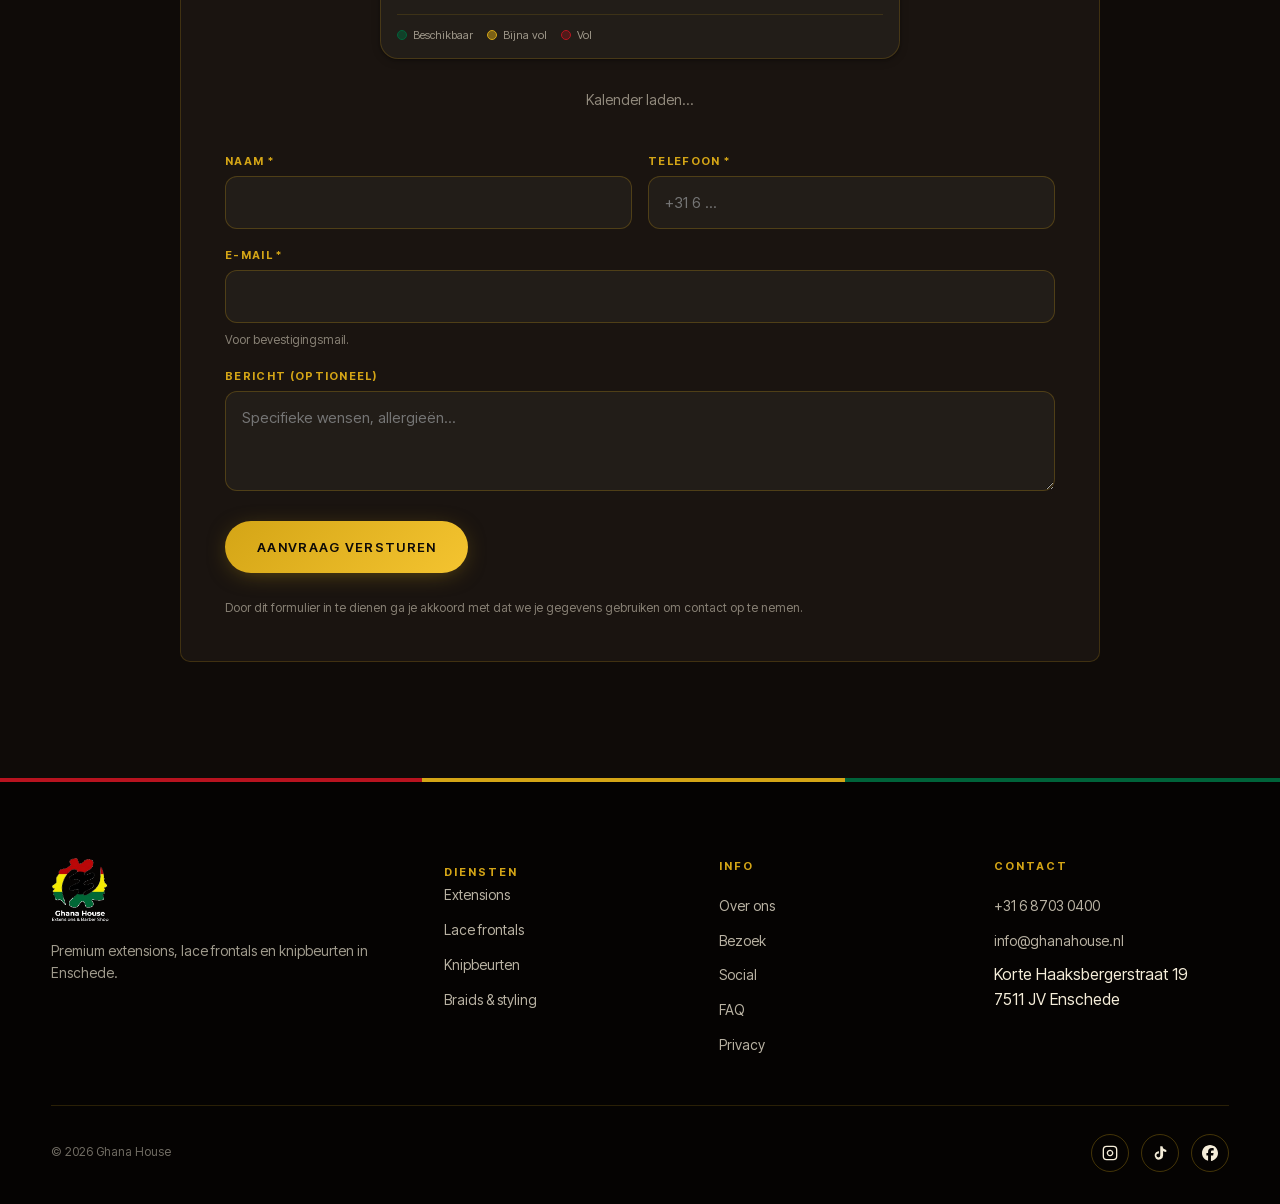
<file: booking.html>
<!DOCTYPE html>
<html lang="nl">
<head>
  <meta charset="UTF-8" />
  <meta name="viewport" content="width=device-width, initial-scale=1.0, viewport-fit=cover" />
  <meta name="theme-color" content="#0F0B08" />
  <title data-nl="Boeken — Ghana House" data-en="Book — Ghana House">Boeken — Ghana House</title>
  <meta name="description" data-nl="Boek je afspraak bij Ghana House. Knipbeurten online, extensions via WhatsApp voor persoonlijk advies." data-en="Book your appointment at Ghana House. Cuts online, extensions via WhatsApp for personal advice." content="Boek je afspraak bij Ghana House. Knipbeurten online, extensions via WhatsApp voor persoonlijk advies." />
  <link rel="icon" type="image/png" href="/favicon.png" />
  <link rel="canonical" href="https://ghanahouse.nl/booking" />
  <meta property="og:type" content="website" />
  <meta property="og:site_name" content="Ghana House" />
  <meta property="og:title" content="Boeken — Ghana House" />
  <meta property="og:description" content="Boek je afspraak bij Ghana House. Knipbeurten online, extensions via WhatsApp voor persoonlijk advies." />
  <meta property="og:url" content="https://ghanahouse.nl/booking" />
  <meta property="og:image" content="https://ghanahouse.nl/og.png" />
  <meta property="og:image:width" content="1200" />
  <meta property="og:image:height" content="630" />
  <meta property="og:locale" content="nl_NL" />
  <meta property="og:locale:alternate" content="en_GB" />
  <meta name="twitter:card" content="summary_large_image" />
  <meta name="twitter:title" content="Boeken — Ghana House" />
  <meta name="twitter:description" content="Boek je afspraak bij Ghana House. Knipbeurten online, extensions via WhatsApp voor persoonlijk advies." />
  <meta name="twitter:image" content="https://ghanahouse.nl/og.png" />
  <link rel="preload" href="fonts/fraunces-normal-latin.woff2" as="font" type="font/woff2" crossorigin />
  <link rel="preload" href="fonts/intertight-normal-latin.woff2" as="font" type="font/woff2" crossorigin />
  <link rel="stylesheet" href="styles.css?v=10" />
</head>
<body>
  <a class="skip-link" href="#main"><span data-lang="nl">Naar inhoud</span><span data-lang="en">Skip to content</span></a>

  <header class="site-header has-bar">
    <div class="utility-bar">
      <div class="utility-bar-inner">
        <a class="u-rating" href="https://share.google/lDGjUx62SWGhLpPBK" target="_blank" rel="noopener">
          <span class="u-stars">★★★★★</span>
          <span data-lang="nl">4,7 · 39 reviews op Google</span><span data-lang="en">4.7 · 39 reviews on Google</span>
        </a>
        <div class="u-right">
          <span class="u-hide"><span class="u-dot"></span><span data-lang="nl">Di–Za · vanaf 10:30</span><span data-lang="en">Tue–Sat · from 10:30</span></span>
          <a href="https://wa.me/31687030400" target="_blank" rel="noopener"><span data-lang="nl">WhatsApp ons</span><span data-lang="en">WhatsApp us</span></a>
          <a href="tel:+31687030400">+31 6 8703 0400</a>
        </div>
      </div>
    </div>
    <div class="header-inner">
      <a href="/" class="brand-logo">
        <img src="logo.png" alt="Ghana House" />
        <div class="brand-logo-text"><span>Ghana House</span><small>Extensions × Barber</small></div>
      </a>
      <nav class="main-nav">
        <a href="/services"><span data-lang="nl">Diensten</span><span data-lang="en">Services</span></a>
        <a href="/booking"><span data-lang="nl">Boeken</span><span data-lang="en">Book</span></a>
        <a href="/social"><span data-lang="nl">Social</span><span data-lang="en">Social</span></a>
        <a href="/visit"><span data-lang="nl">Bezoek</span><span data-lang="en">Visit</span></a>
        <a href="/about"><span data-lang="nl">Over ons</span><span data-lang="en">About</span></a>
        <a href="/faq">FAQ</a>
      </nav>
      <div class="header-actions">
        <a href="#" data-wa="booking" target="_blank" rel="noopener" class="btn btn-gold header-cta"><span data-lang="nl">Afspraak maken</span><span data-lang="en">Book now</span></a>
        <button class="lang-toggle" type="button" id="langToggle" aria-label="Switch language"><span class="lang-nl">NL</span><span style="opacity:.4">/</span><span class="lang-en">EN</span></button>
        <button class="menu-toggle" type="button" id="menuToggle" aria-label="Open menu">
          <svg viewBox="0 0 24 24" fill="none" stroke="currentColor" stroke-width="2"><line x1="3" y1="6" x2="21" y2="6"/><line x1="3" y1="12" x2="21" y2="12"/><line x1="3" y1="18" x2="21" y2="18"/></svg>
        </button>
      </div>
    </div>
  </header>

  <div class="mobile-menu" id="mobileMenu" aria-hidden="true">
    <button class="mobile-menu-close" type="button" id="menuClose" aria-label="Close menu">
      <svg viewBox="0 0 24 24" width="20" height="20" fill="none" stroke="currentColor" stroke-width="2"><line x1="18" y1="6" x2="6" y2="18"/><line x1="6" y1="6" x2="18" y2="18"/></svg>
    </button>
    <a href="#" data-wa="booking" target="_blank" rel="noopener" class="btn btn-gold mm-cta"><svg viewBox="0 0 32 32" width="18" height="18" fill="currentColor" aria-hidden="true"><path d="M16.003 3C9.382 3 4 8.383 4 15c0 2.124.555 4.193 1.61 6.014L4 28l7.18-1.586A11.94 11.94 0 0 0 16.003 28C22.624 28 28 22.617 28 16S22.624 3 16.003 3z"/></svg> <span data-lang="nl">Afspraak via WhatsApp</span><span data-lang="en">Book via WhatsApp</span></a>
    <nav>
      <a href="/services" class="m-link"><span data-lang="nl">Diensten</span><span data-lang="en">Services</span></a>
      <a href="/booking" class="m-link"><span data-lang="nl">Boeken</span><span data-lang="en">Book</span></a>
      <a href="/social" class="m-link"><span data-lang="nl">Social</span><span data-lang="en">Social</span></a>
      <a href="/visit" class="m-link"><span data-lang="nl">Bezoek</span><span data-lang="en">Visit</span></a>
      <a href="/about" class="m-link"><span data-lang="nl">Over ons</span><span data-lang="en">About</span></a>
      <a href="/faq" class="m-link">FAQ</a>
    </nav>
    <div class="mobile-menu-foot">
      <span class="mm-label"><span data-lang="nl">Volg ons</span><span data-lang="en">Follow us</span></span>
      <div class="mm-icons">
      <a href="https://instagram.com/extensions_barbershop" target="_blank" rel="noopener" aria-label="Instagram"><svg viewBox="0 0 24 24" fill="none" stroke="currentColor" stroke-width="2"><rect x="2" y="2" width="20" height="20" rx="5"/><path d="M16 11.37A4 4 0 1 1 12.63 8 4 4 0 0 1 16 11.37z"/><line x1="17.5" y1="6.5" x2="17.51" y2="6.5"/></svg></a>
      <a href="https://tiktok.com/@extensions_barbershop" target="_blank" rel="noopener" aria-label="TikTok"><svg viewBox="0 0 24 24" fill="currentColor"><path d="M19.59 6.69a4.83 4.83 0 0 1-3.77-4.25V2h-3.45v13.67a2.89 2.89 0 0 1-5.2 1.74 2.89 2.89 0 0 1 2.31-4.64 2.93 2.93 0 0 1 .88.13V9.4a6.84 6.84 0 0 0-1-.05A6.33 6.33 0 0 0 5.8 20.1a6.34 6.34 0 0 0 10.86-4.43V9.05a8.16 8.16 0 0 0 4.77 1.52V7.5a4.85 4.85 0 0 1-1.84-.81z"/></svg></a>
      <a href="https://facebook.com/vickyronny" target="_blank" rel="noopener" aria-label="Facebook"><svg viewBox="0 0 24 24" fill="currentColor"><path d="M9.101 23.691v-7.98H6.627v-3.667h2.474v-1.58c0-4.085 1.848-5.978 5.858-5.978.401 0 .955.042 1.468.103a8.68 8.68 0 0 1 1.141.195v3.325a8.623 8.623 0 0 0-.653-.036 26.805 26.805 0 0 0-.733-.009c-.707 0-1.259.096-1.675.309a1.686 1.686 0 0 0-.679.622c-.258.42-.374.995-.374 1.752v1.297h3.919l-.386 2.103-.287 1.564h-3.246v8.245C19.396 23.238 24 18.179 24 12.044c0-6.627-5.373-12-12-12s-12 5.373-12 12c0 5.628 3.874 10.35 9.101 11.647Z"/></svg></a>
      <a href="https://wa.me/31687030400" target="_blank" rel="noopener" aria-label="WhatsApp"><svg viewBox="0 0 32 32" fill="currentColor"><path d="M16.003 3C9.382 3 4 8.383 4 15c0 2.124.555 4.193 1.61 6.014L4 28l7.18-1.586A11.94 11.94 0 0 0 16.003 28C22.624 28 28 22.617 28 16S22.624 3 16.003 3z"/></svg></a>
      </div>
    </div>
  </div>

  <main id="main" tabindex="-1" style="padding-top: 140px;">

    <!-- INTRO + UITLEG -->
    <section class="section-dark" style="padding-bottom: 40px;">
      <div class="container-narrow">
        <div style="text-align: center;">
          <span class="eyebrow reveal"><span data-lang="nl">Afspraak maken</span><span data-lang="en">Book appointment</span></span>
          <h1 class="section-title reveal reveal-delay-1" style="margin-top: 16px;"><span data-lang="nl">Twee manieren om te <em>boeken</em>.</span><span data-lang="en">Two ways to <em>book</em>.</span></h1>
          <p class="section-intro reveal reveal-delay-2" style="margin: 18px auto 0;"><span data-lang="nl">Knipbeurten kun je direct online plannen. Voor extensions, braids en frontals raden we WhatsApp aan — dan kunnen we eerst je haartype en wensen bespreken.</span><span data-lang="en">Cuts can be booked directly online. For extensions, braids and frontals we recommend WhatsApp — so we can first discuss your hair type and wishes.</span></p>
        </div>
    </section>

    <!-- KEUZE: WHATSAPP OF ONLINE -->
    <section class="section-cream">
      <div class="container">

        <div class="booking-choice-grid" style="max-width: 900px; margin: 0 auto;">
          <!-- WhatsApp card -->
          <div class="booking-choice-card featured reveal">
            <div class="booking-choice-badge"><span data-lang="nl">Aanbevolen</span><span data-lang="en">Recommended</span></div>
            <h3><span data-lang="nl">Via WhatsApp</span><span data-lang="en">Via WhatsApp</span></h3>
            <ul class="bc-list"><li>Sew-in extensions</li><li>Lace frontals</li><li>Closures</li><li>Box braids</li><li>Twist outs</li><li>Cornrows</li><li>Wig install</li></ul>
            <p><span data-lang="nl">Voor extensions, braids en alle styling diensten. We bespreken je haartype, lengte en wensen en kiezen samen een tijd.</span><span data-lang="en">For extensions, braids and all styling services. We discuss your hair type, length and wishes and pick a time together.</span></p>
            <a href="#" data-wa="booking" target="_blank" rel="noopener" class="btn btn-wa" style="width: 100%;">
              <svg viewBox="0 0 32 32" fill="currentColor"><path d="M16.003 3C9.382 3 4 8.383 4 15c0 2.124.555 4.193 1.61 6.014L4 28l7.18-1.586A11.94 11.94 0 0 0 16.003 28C22.624 28 28 22.617 28 16S22.624 3 16.003 3z"/></svg>
              <span data-lang="nl">Start chat</span><span data-lang="en">Start chat</span>
            </a>
          </div>

          <!-- Online card -->
          <div class="booking-choice-card reveal reveal-delay-1">
            <h3><span data-lang="nl">Online plannen</span><span data-lang="en">Book online</span></h3>
            <ul class="bc-list"><li><span data-lang="nl">Knippen</span><span data-lang="en">Cut</span></li><li><span data-lang="nl">Kinderknip (t/m 12)</span><span data-lang="en">Kids cut (up to 12)</span></li></ul>
            <p><span data-lang="nl">Voor heren knipbeurten en kinderknip. Kies direct een vrij tijdslot — je krijgt meteen een bevestigingsmail.</span><span data-lang="en">For men's cuts and kids cuts. Pick an open time slot — you'll get a confirmation email immediately.</span></p>
            <a href="#bookingForm" class="btn btn-dark" style="width: 100%;">
              <span data-lang="nl">Kies een tijd ↓</span><span data-lang="en">Pick a time ↓</span>
            </a>
          </div>
        </div>
      </div>
    </section>

    <!-- ONLINE FORM (alleen Knippen + Kinderknip) -->
    <section class="section-dark">
      <div class="container-narrow">
        <div class="booking-form-card">
          <div class="form-header">
            <span class="eyebrow"><span data-lang="nl">Online plannen</span><span data-lang="en">Online booking</span></span>
            <h3><span data-lang="nl">Plan je <em>knipbeurt</em>.</span><span data-lang="en">Book your <em>cut</em>.</span></h3>
            <p><span data-lang="nl">Kies je dienst, kies een vrije tijd, vul je gegevens in. Klaar in een minuut.</span><span data-lang="en">Pick your service, pick a free time, fill in your details. Done in a minute.</span></p>
          </div>

          <form id="bookingForm" class="form-grid" novalidate>

            <div class="form-field">
              <label for="bk-service"><span data-lang="nl">Welke dienst? *</span><span data-lang="en">Which service? *</span></label>
              <select id="bk-service" name="service" required>
                <option value="">— <span data-lang="nl">Kies</span> —</option>
                <option value="Knippen">Knippen / Cut</option>
                <option value="Kinderknip">Kinderknip / Kids cut</option>
              </select>
              <span class="hint"><span data-lang="nl">Andere diensten? Gebruik WhatsApp.</span><span data-lang="en">Other services? Use WhatsApp.</span></span>
            </div>

            <div class="form-field">
              <label><span data-lang="nl">Datum &amp; tijd *</span><span data-lang="en">Date &amp; time *</span></label>
              <div class="availability-help"><span data-lang="nl">1. Kies een dag · 2. Kies een tijd</span><span data-lang="en">1. Pick a day · 2. Pick a time</span></div>

              <!-- Calendar widget -->
              <div class="bk-calendar" id="bkCalendar">
                <div class="bk-cal-header">
                  <button type="button" class="bk-cal-nav" id="bkCalPrev" aria-label="Vorige maand">‹</button>
                  <div class="bk-cal-month" id="bkCalMonth">—</div>
                  <button type="button" class="bk-cal-nav" id="bkCalNext" aria-label="Volgende maand">›</button>
                </div>
                <div class="bk-cal-weekdays">
                  <div><span data-lang="nl">Ma</span><span data-lang="en">Mo</span></div><div><span data-lang="nl">Di</span><span data-lang="en">Tu</span></div><div><span data-lang="nl">Wo</span><span data-lang="en">We</span></div><div><span data-lang="nl">Do</span><span data-lang="en">Th</span></div><div><span data-lang="nl">Vr</span><span data-lang="en">Fr</span></div><div><span data-lang="nl">Za</span><span data-lang="en">Sa</span></div><div><span data-lang="nl">Zo</span><span data-lang="en">Su</span></div>
                </div>
                <div class="bk-cal-grid" id="bkCalGrid"></div>
                <div class="bk-cal-legend">
                  <span><span class="bk-cal-dot open"></span><span data-lang="nl">Beschikbaar</span><span data-lang="en">Available</span></span>
                  <span><span class="bk-cal-dot partial"></span><span data-lang="nl">Bijna vol</span><span data-lang="en">Almost full</span></span>
                  <span><span class="bk-cal-dot full"></span><span data-lang="nl">Vol</span><span data-lang="en">Full</span></span>
                </div>
              </div>

              <!-- Time slots — appear after date pick -->
              <div class="bk-times" id="bkTimes" style="display:none;">
                <div class="bk-times-label" id="bkTimesLabel"></div>
                <div class="bk-times-grid" id="bkTimesGrid"></div>
              </div>

              <div class="availability-loading" id="availLoading"><span data-lang="nl">Kalender laden...</span><span data-lang="en">Loading calendar...</span></div>
              <input type="hidden" name="date" id="bk-date" />
              <input type="hidden" name="slot_start" id="bk-slot-start" />
              <input type="hidden" name="time" id="bk-time" />
            </div>
            <div class="form-row">
              <div class="form-field">
                <label for="bk-name"><span data-lang="nl">Naam *</span><span data-lang="en">Name *</span></label>
                <input type="text" id="bk-name" name="name" required autocomplete="name" />
              </div>
              <div class="form-field">
                <label for="bk-phone"><span data-lang="nl">Telefoon *</span><span data-lang="en">Phone *</span></label>
                <input type="tel" id="bk-phone" name="phone" required autocomplete="tel" placeholder="+31 6 ..." />
              </div>
            </div>

            <div class="form-field">
              <label for="bk-email"><span data-lang="nl">E-mail *</span><span data-lang="en">Email *</span></label>
              <input type="email" id="bk-email" name="email" required autocomplete="email" />
              <span class="hint"><span data-lang="nl">Voor bevestigingsmail.</span><span data-lang="en">For confirmation email.</span></span>
            </div>

            <div class="form-field">
              <label for="bk-message"><span data-lang="nl">Bericht (optioneel)</span><span data-lang="en">Message (optional)</span></label>
              <textarea id="bk-message" name="message" rows="3" placeholder="Specifieke wensen, allergieën..."></textarea>
            </div>

            <div class="bk-summary" id="bkSummary" hidden>
              <svg viewBox="0 0 24 24" fill="none" stroke="currentColor" stroke-width="2" aria-hidden="true"><path d="M20 6L9 17l-5-5"/></svg>
              <span id="bkSummaryText"></span>
            </div>
            <div class="form-submit-row">
              <button type="submit" class="btn btn-gold" id="bk-submit"><span data-lang="nl">Aanvraag versturen</span><span data-lang="en">Send request</span></button>
              <div class="form-status" id="bk-status"></div>
            </div>

            <p style="font-size:12px; color:rgba(245,237,217,0.5); margin-top:8px; margin-bottom:0;"><span data-lang="nl">Door dit formulier in te dienen ga je akkoord met dat we je gegevens gebruiken om contact op te nemen.</span><span data-lang="en">By submitting this form you agree that we use your details to contact you.</span></p>
          </form>
        </div>
      </div>
    </section>

  </main>

  <footer class="site-footer">
    <div class="footer-inner">
      <div class="footer-grid">
        <div class="footer-brand">
          <img src="logo-light.png" alt="Ghana House" />
          <p><span data-lang="nl">Premium extensions, lace frontals en knipbeurten in Enschede.</span><span data-lang="en">Premium extensions, lace frontals and cuts in Enschede.</span></p>
        </div>
        <div class="footer-col">
          <h4 data-lang="nl">Diensten</h4><h4 data-lang="en">Services</h4>
          <ul><li><a href="/services">Extensions</a></li><li><a href="/services">Lace frontals</a></li><li><a href="/services"><span data-lang="nl">Knipbeurten</span><span data-lang="en">Cuts</span></a></li><li><a href="/services">Braids &amp; styling</a></li></ul>
        </div>
        <div class="footer-col">
          <h4>Info</h4>
          <ul><li><a href="/about"><span data-lang="nl">Over ons</span><span data-lang="en">About</span></a></li><li><a href="/visit"><span data-lang="nl">Bezoek</span><span data-lang="en">Visit</span></a></li><li><a href="/social">Social</a></li><li><a href="/faq">FAQ</a></li><li><a href="/privacy">Privacy</a></li></ul>
        </div>
        <div class="footer-col">
          <h4>Contact</h4>
          <ul><li><a href="tel:+31687030400">+31 6 8703 0400</a></li><li><a href="mailto:info@ghanahouse.nl">info@ghanahouse.nl</a></li><li>Korte Haaksbergerstraat 19<br />7511 JV Enschede</li></ul>
        </div>
      </div>
      <div class="footer-bottom">
        <div>© <span id="year"></span> Ghana House</div>
        <div class="footer-socials">
          <a href="https://instagram.com/extensions_barbershop" target="_blank" rel="noopener" aria-label="Instagram"><svg viewBox="0 0 24 24" fill="none" stroke="currentColor" stroke-width="2"><rect x="2" y="2" width="20" height="20" rx="5"/><path d="M16 11.37A4 4 0 1 1 12.63 8 4 4 0 0 1 16 11.37z"/><line x1="17.5" y1="6.5" x2="17.51" y2="6.5"/></svg></a>
          <a href="https://tiktok.com/@extensions_barbershop" target="_blank" rel="noopener" aria-label="TikTok"><svg viewBox="0 0 24 24" fill="currentColor"><path d="M19.59 6.69a4.83 4.83 0 0 1-3.77-4.25V2h-3.45v13.67a2.89 2.89 0 0 1-5.2 1.74 2.89 2.89 0 0 1 2.31-4.64 2.93 2.93 0 0 1 .88.13V9.4a6.84 6.84 0 0 0-1-.05A6.33 6.33 0 0 0 5.8 20.1a6.34 6.34 0 0 0 10.86-4.43V9.05a8.16 8.16 0 0 0 4.77 1.52V7.5a4.85 4.85 0 0 1-1.84-.81z"/></svg></a>
          <a href="https://facebook.com/vickyronny" target="_blank" rel="noopener" aria-label="Facebook"><svg viewBox="0 0 24 24" fill="currentColor"><path d="M9.101 23.691v-7.98H6.627v-3.667h2.474v-1.58c0-4.085 1.848-5.978 5.858-5.978.401 0 .955.042 1.468.103a8.68 8.68 0 0 1 1.141.195v3.325a8.623 8.623 0 0 0-.653-.036 26.805 26.805 0 0 0-.733-.009c-.707 0-1.259.096-1.675.309a1.686 1.686 0 0 0-.679.622c-.258.42-.374.995-.374 1.752v1.297h3.919l-.386 2.103-.287 1.564h-3.246v8.245C19.396 23.238 24 18.179 24 12.044c0-6.627-5.373-12-12-12s-12 5.373-12 12c0 5.628 3.874 10.35 9.101 11.647Z"/></svg></a>
        </div>
      </div>
    </div>
  </footer>
  <div class="action-bar">
    <a href="#" data-wa="booking" target="_blank" rel="noopener" class="btn btn-gold"><svg viewBox="0 0 32 32" width="18" height="18" fill="currentColor"><path d="M16.003 3C9.382 3 4 8.383 4 15c0 2.124.555 4.193 1.61 6.014L4 28l7.18-1.586A11.94 11.94 0 0 0 16.003 28C22.624 28 28 22.617 28 16S22.624 3 16.003 3z"/></svg>
      WhatsApp</a>
    <a href="/booking" class="btn btn-outline"><span data-lang="nl">Online boeken</span><span data-lang="en">Book online</span></a>
  </div>


  <script>document.getElementById('year').textContent = new Date().getFullYear();</script>
  <script src="script.js?v=10"></script>
</body>
</html>
</file>
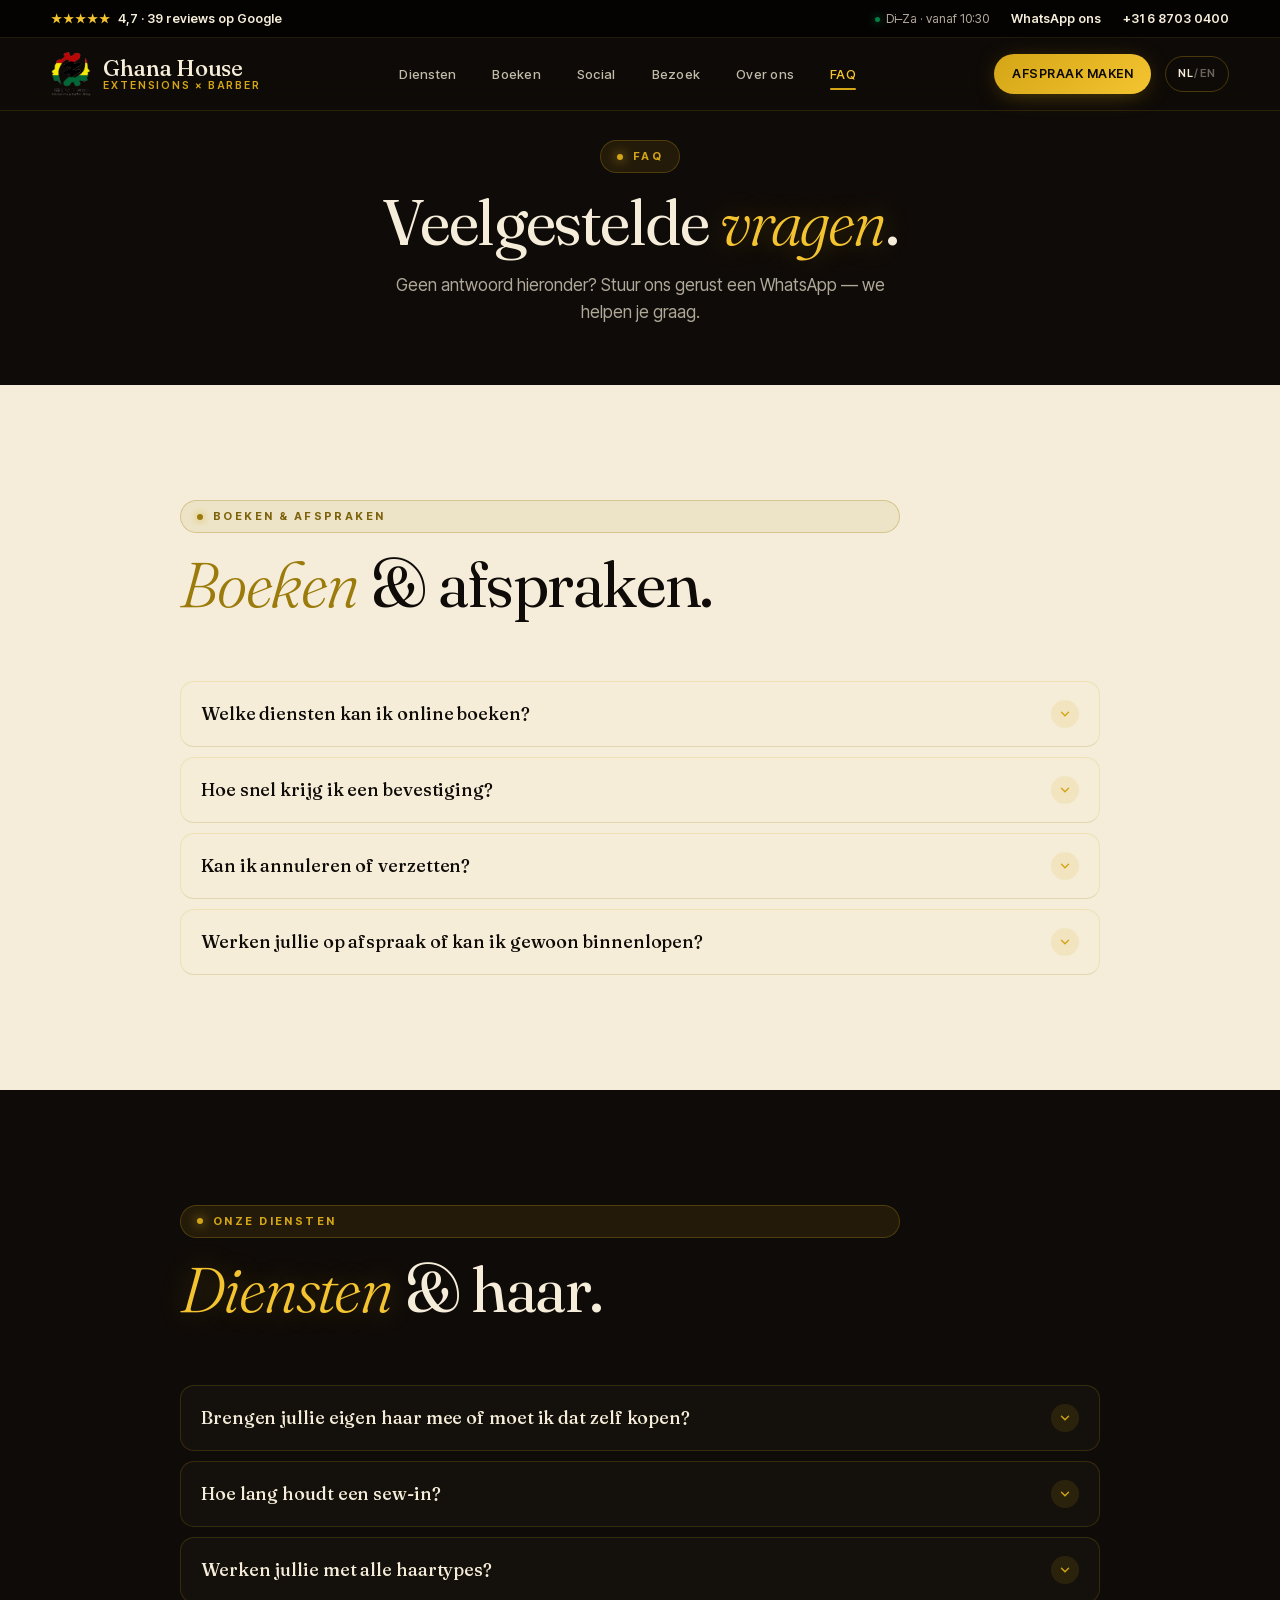
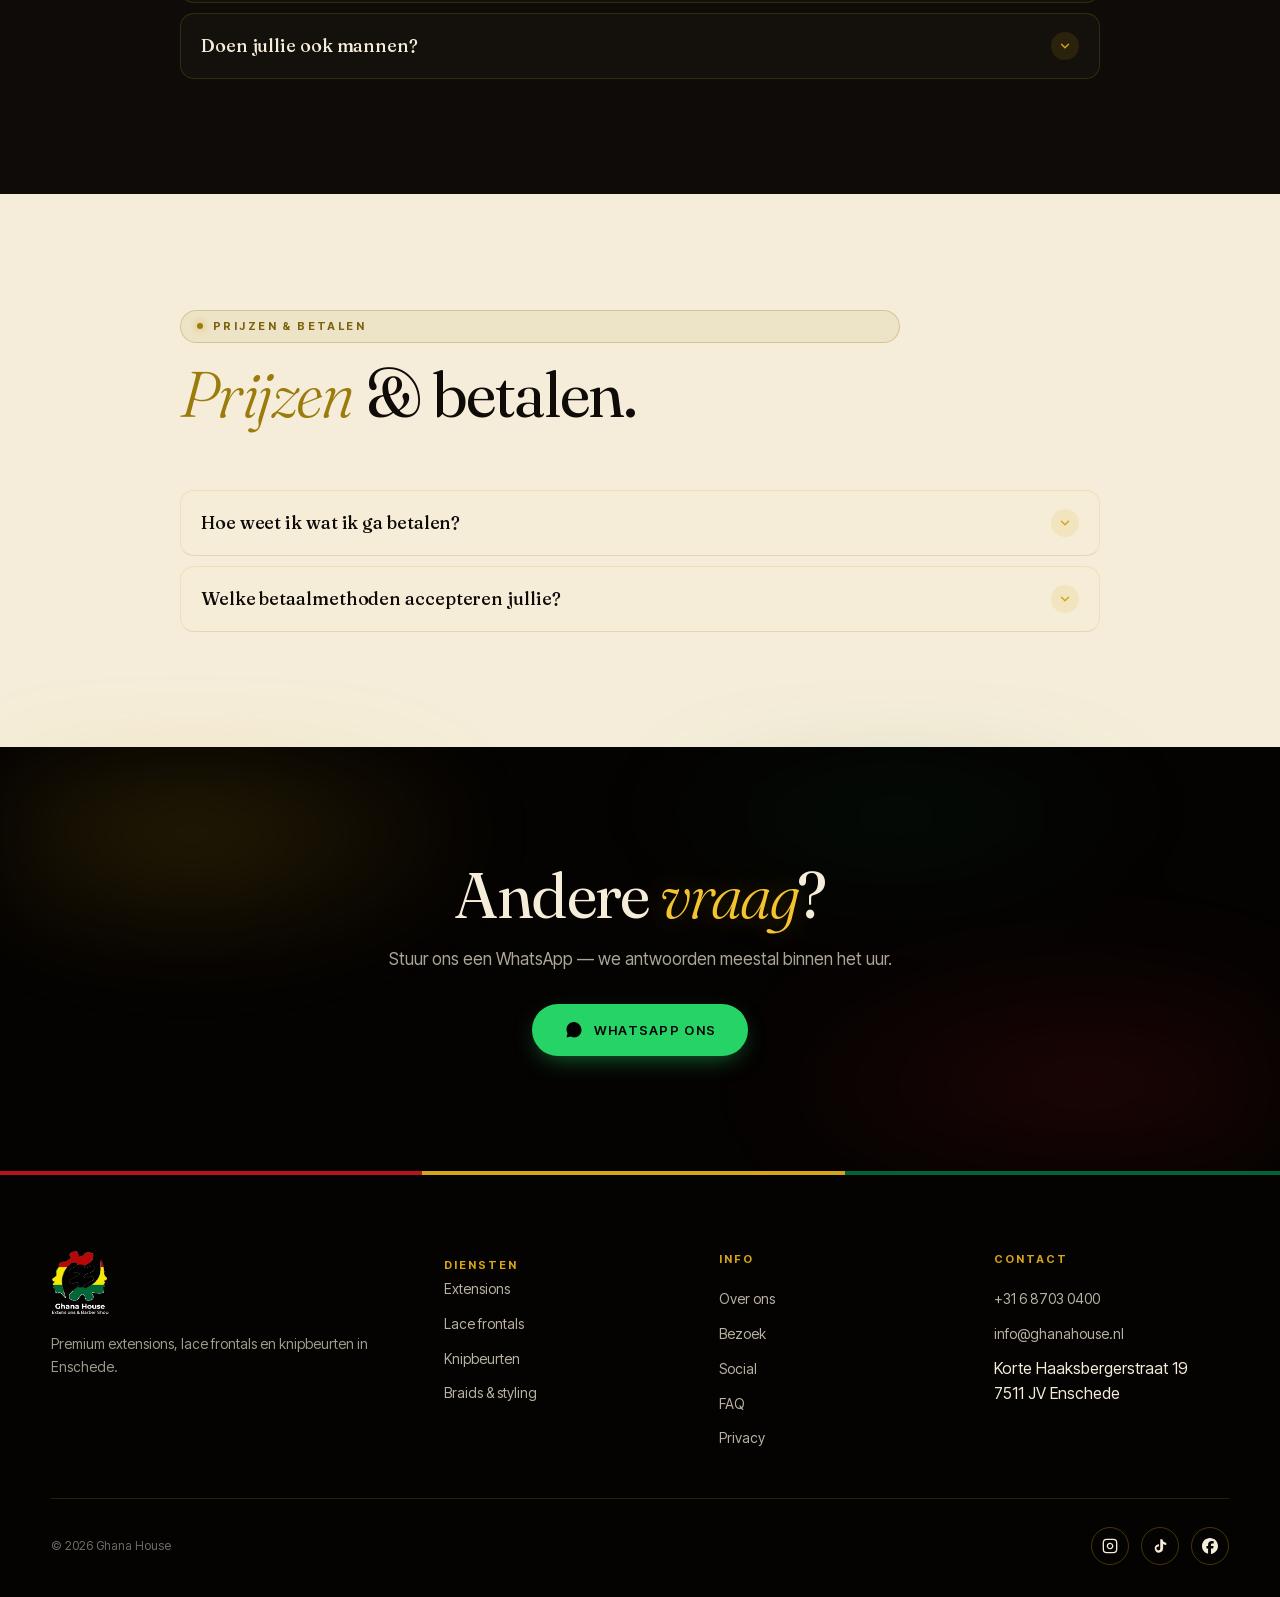
<file: faq.html>
<!DOCTYPE html>
<html lang="nl">
<head>
  <meta charset="UTF-8" />
  <meta name="viewport" content="width=device-width, initial-scale=1.0, viewport-fit=cover" />
  <meta name="theme-color" content="#0F0B08" />
  <title data-nl="FAQ — Ghana House" data-en="FAQ — Ghana House">FAQ — Ghana House</title>
  <meta name="description" data-nl="Veelgestelde vragen over Ghana House, onze diensten, prijzen en afspraken." data-en="Frequently asked questions about Ghana House, our services, prices and appointments." content="Veelgestelde vragen over Ghana House, onze diensten, prijzen en afspraken." />
  <link rel="icon" type="image/png" href="/favicon.png" />
  <link rel="canonical" href="https://ghanahouse.nl/faq" />
  <meta property="og:type" content="website" />
  <meta property="og:site_name" content="Ghana House" />
  <meta property="og:title" content="FAQ — Ghana House" />
  <meta property="og:description" content="Veelgestelde vragen over Ghana House, onze diensten, prijzen en afspraken." />
  <meta property="og:url" content="https://ghanahouse.nl/faq" />
  <meta property="og:image" content="https://ghanahouse.nl/og.png" />
  <meta property="og:image:width" content="1200" />
  <meta property="og:image:height" content="630" />
  <meta property="og:locale" content="nl_NL" />
  <meta property="og:locale:alternate" content="en_GB" />
  <meta name="twitter:card" content="summary_large_image" />
  <meta name="twitter:title" content="FAQ — Ghana House" />
  <meta name="twitter:description" content="Veelgestelde vragen over Ghana House, onze diensten, prijzen en afspraken." />
  <meta name="twitter:image" content="https://ghanahouse.nl/og.png" />
  <link rel="preload" href="fonts/fraunces-normal-latin.woff2" as="font" type="font/woff2" crossorigin />
  <link rel="preload" href="fonts/intertight-normal-latin.woff2" as="font" type="font/woff2" crossorigin />
  <link rel="stylesheet" href="styles.css?v=10" />
</head>
<body>
  <a class="skip-link" href="#main"><span data-lang="nl">Naar inhoud</span><span data-lang="en">Skip to content</span></a>

  <header class="site-header has-bar">
    <div class="utility-bar">
      <div class="utility-bar-inner">
        <a class="u-rating" href="https://share.google/lDGjUx62SWGhLpPBK" target="_blank" rel="noopener">
          <span class="u-stars">★★★★★</span>
          <span data-lang="nl">4,7 · 39 reviews op Google</span><span data-lang="en">4.7 · 39 reviews on Google</span>
        </a>
        <div class="u-right">
          <span class="u-hide"><span class="u-dot"></span><span data-lang="nl">Di–Za · vanaf 10:30</span><span data-lang="en">Tue–Sat · from 10:30</span></span>
          <a href="https://wa.me/31687030400" target="_blank" rel="noopener"><span data-lang="nl">WhatsApp ons</span><span data-lang="en">WhatsApp us</span></a>
          <a href="tel:+31687030400">+31 6 8703 0400</a>
        </div>
      </div>
    </div>
    <div class="header-inner">
      <a href="/" class="brand-logo">
        <img src="logo.png" alt="Ghana House" />
        <div class="brand-logo-text"><span>Ghana House</span><small>Extensions × Barber</small></div>
      </a>
      <nav class="main-nav">
        <a href="/services"><span data-lang="nl">Diensten</span><span data-lang="en">Services</span></a>
        <a href="/booking"><span data-lang="nl">Boeken</span><span data-lang="en">Book</span></a>
        <a href="/social"><span data-lang="nl">Social</span><span data-lang="en">Social</span></a>
        <a href="/visit"><span data-lang="nl">Bezoek</span><span data-lang="en">Visit</span></a>
        <a href="/about"><span data-lang="nl">Over ons</span><span data-lang="en">About</span></a>
        <a href="/faq">FAQ</a>
      </nav>
      <div class="header-actions">
        <a href="#" data-wa="booking" target="_blank" rel="noopener" class="btn btn-gold header-cta"><span data-lang="nl">Afspraak maken</span><span data-lang="en">Book now</span></a>
        <button class="lang-toggle" type="button" id="langToggle" aria-label="Switch language"><span class="lang-nl">NL</span><span style="opacity:.4">/</span><span class="lang-en">EN</span></button>
        <button class="menu-toggle" type="button" id="menuToggle" aria-label="Open menu">
          <svg viewBox="0 0 24 24" fill="none" stroke="currentColor" stroke-width="2"><line x1="3" y1="6" x2="21" y2="6"/><line x1="3" y1="12" x2="21" y2="12"/><line x1="3" y1="18" x2="21" y2="18"/></svg>
        </button>
      </div>
    </div>
  </header>

  <div class="mobile-menu" id="mobileMenu" aria-hidden="true">
    <button class="mobile-menu-close" type="button" id="menuClose" aria-label="Close menu">
      <svg viewBox="0 0 24 24" width="20" height="20" fill="none" stroke="currentColor" stroke-width="2"><line x1="18" y1="6" x2="6" y2="18"/><line x1="6" y1="6" x2="18" y2="18"/></svg>
    </button>
    <a href="#" data-wa="booking" target="_blank" rel="noopener" class="btn btn-gold mm-cta"><svg viewBox="0 0 32 32" width="18" height="18" fill="currentColor" aria-hidden="true"><path d="M16.003 3C9.382 3 4 8.383 4 15c0 2.124.555 4.193 1.61 6.014L4 28l7.18-1.586A11.94 11.94 0 0 0 16.003 28C22.624 28 28 22.617 28 16S22.624 3 16.003 3z"/></svg> <span data-lang="nl">Afspraak via WhatsApp</span><span data-lang="en">Book via WhatsApp</span></a>
    <nav>
      <a href="/services" class="m-link"><span data-lang="nl">Diensten</span><span data-lang="en">Services</span></a>
      <a href="/booking" class="m-link"><span data-lang="nl">Boeken</span><span data-lang="en">Book</span></a>
      <a href="/social" class="m-link"><span data-lang="nl">Social</span><span data-lang="en">Social</span></a>
      <a href="/visit" class="m-link"><span data-lang="nl">Bezoek</span><span data-lang="en">Visit</span></a>
      <a href="/about" class="m-link"><span data-lang="nl">Over ons</span><span data-lang="en">About</span></a>
      <a href="/faq" class="m-link">FAQ</a>
    </nav>
    <div class="mobile-menu-foot">
      <span class="mm-label"><span data-lang="nl">Volg ons</span><span data-lang="en">Follow us</span></span>
      <div class="mm-icons">
      <a href="https://instagram.com/extensions_barbershop" target="_blank" rel="noopener" aria-label="Instagram"><svg viewBox="0 0 24 24" fill="none" stroke="currentColor" stroke-width="2"><rect x="2" y="2" width="20" height="20" rx="5"/><path d="M16 11.37A4 4 0 1 1 12.63 8 4 4 0 0 1 16 11.37z"/><line x1="17.5" y1="6.5" x2="17.51" y2="6.5"/></svg></a>
      <a href="https://tiktok.com/@extensions_barbershop" target="_blank" rel="noopener" aria-label="TikTok"><svg viewBox="0 0 24 24" fill="currentColor"><path d="M19.59 6.69a4.83 4.83 0 0 1-3.77-4.25V2h-3.45v13.67a2.89 2.89 0 0 1-5.2 1.74 2.89 2.89 0 0 1 2.31-4.64 2.93 2.93 0 0 1 .88.13V9.4a6.84 6.84 0 0 0-1-.05A6.33 6.33 0 0 0 5.8 20.1a6.34 6.34 0 0 0 10.86-4.43V9.05a8.16 8.16 0 0 0 4.77 1.52V7.5a4.85 4.85 0 0 1-1.84-.81z"/></svg></a>
      <a href="https://facebook.com/vickyronny" target="_blank" rel="noopener" aria-label="Facebook"><svg viewBox="0 0 24 24" fill="currentColor"><path d="M9.101 23.691v-7.98H6.627v-3.667h2.474v-1.58c0-4.085 1.848-5.978 5.858-5.978.401 0 .955.042 1.468.103a8.68 8.68 0 0 1 1.141.195v3.325a8.623 8.623 0 0 0-.653-.036 26.805 26.805 0 0 0-.733-.009c-.707 0-1.259.096-1.675.309a1.686 1.686 0 0 0-.679.622c-.258.42-.374.995-.374 1.752v1.297h3.919l-.386 2.103-.287 1.564h-3.246v8.245C19.396 23.238 24 18.179 24 12.044c0-6.627-5.373-12-12-12s-12 5.373-12 12c0 5.628 3.874 10.35 9.101 11.647Z"/></svg></a>
      <a href="https://wa.me/31687030400" target="_blank" rel="noopener" aria-label="WhatsApp"><svg viewBox="0 0 32 32" fill="currentColor"><path d="M16.003 3C9.382 3 4 8.383 4 15c0 2.124.555 4.193 1.61 6.014L4 28l7.18-1.586A11.94 11.94 0 0 0 16.003 28C22.624 28 28 22.617 28 16S22.624 3 16.003 3z"/></svg></a>
      </div>
    </div>
  </div>

  <main id="main" tabindex="-1" style="padding-top: 140px;">

    <!-- HEADER -->
    <section class="section-dark" style="padding-bottom: 60px;">
      <div class="container-narrow" style="text-align: center;">
        <span class="eyebrow reveal">FAQ</span>
        <h1 class="section-title reveal reveal-delay-1" style="margin-top: 16px;"><span data-lang="nl">Veelgestelde <em>vragen</em>.</span><span data-lang="en">Frequently asked <em>questions</em>.</span></h1>
        <p class="section-intro reveal reveal-delay-2" style="margin: 18px auto 0;"><span data-lang="nl">Geen antwoord hieronder? Stuur ons gerust een WhatsApp — we helpen je graag.</span><span data-lang="en">Answer not here? Send us a WhatsApp — happy to help.</span></p>
      </div>
    </section>

    <!-- FAQ - boeken -->
    <section class="section-cream">
      <div class="container-narrow">
        <div class="section-head reveal">
          <span class="eyebrow"><span data-lang="nl">Boeken &amp; afspraken</span><span data-lang="en">Booking &amp; appointments</span></span>
          <h2 class="section-title"><span data-lang="nl"><em>Boeken</em> &amp; afspraken.</span><span data-lang="en"><em>Booking</em> &amp; appointments.</span></h2>
        </div>

        <div class="faq-list">
          <div class="faq-item reveal">
            <button class="faq-question" type="button"><span><span data-lang="nl">Welke diensten kan ik online boeken?</span><span data-lang="en">Which services can I book online?</span></span></button>
            <div class="faq-answer"><p><span data-lang="nl">Alleen heren knipbeurten en kinderknip zijn online te plannen. Voor extensions, braids, lace frontals en alle andere diensten gebruik je WhatsApp — dan kunnen we eerst je haartype en wensen bespreken.</span><span data-lang="en">Only men's cuts and kids cuts can be booked online. For extensions, braids, lace frontals and all other services use WhatsApp — so we can first discuss your hair type and wishes.</span></p></div>
          </div>

          <div class="faq-item reveal">
            <button class="faq-question" type="button"><span><span data-lang="nl">Hoe snel krijg ik een bevestiging?</span><span data-lang="en">How fast do I get a confirmation?</span></span></button>
            <div class="faq-answer"><p><span data-lang="nl">Voor online boekingen krijg je direct een bevestigingsmail dat we je aanvraag hebben ontvangen. We bevestigen vervolgens je afspraak meestal binnen 1 uur tijdens openingstijden.</span><span data-lang="en">For online bookings you get an immediate email that we received your request. We then confirm your appointment usually within 1 hour during opening hours.</span></p></div>
          </div>

          <div class="faq-item reveal">
            <button class="faq-question" type="button"><span><span data-lang="nl">Kan ik annuleren of verzetten?</span><span data-lang="en">Can I cancel or reschedule?</span></span></button>
            <div class="faq-answer"><p><span data-lang="nl">Ja, stuur ons een WhatsApp minimaal 24 uur van tevoren. Geen kosten, geen gedoe — we plannen graag opnieuw.</span><span data-lang="en">Yes, WhatsApp us at least 24 hours in advance. No charges, no hassle — we'd love to reschedule.</span></p></div>
          </div>

          <div class="faq-item reveal">
            <button class="faq-question" type="button"><span><span data-lang="nl">Werken jullie op afspraak of kan ik gewoon binnenlopen?</span><span data-lang="en">Do you work by appointment or can I walk in?</span></span></button>
            <div class="faq-answer"><p><span data-lang="nl">Op afspraak. We hebben 2 stoelen en willen volle aandacht aan elke klant geven. Walk-ins kunnen we soms wel aannemen, maar appointments krijgen altijd voorrang.</span><span data-lang="en">By appointment. We have 2 chairs and want to give full attention to each client. We can sometimes accept walk-ins, but appointments always get priority.</span></p></div>
          </div>
        </div>
      </div>
    </section>

    <!-- FAQ - diensten -->
    <section class="section-dark">
      <div class="container-narrow">
        <div class="section-head reveal">
          <span class="eyebrow"><span data-lang="nl">Onze diensten</span><span data-lang="en">Our services</span></span>
          <h2 class="section-title"><span data-lang="nl"><em>Diensten</em> &amp; haar.</span><span data-lang="en"><em>Services</em> &amp; hair.</span></h2>
        </div>

        <div class="faq-list">
          <div class="faq-item reveal">
            <button class="faq-question" type="button"><span><span data-lang="nl">Brengen jullie eigen haar mee of moet ik dat zelf kopen?</span><span data-lang="en">Do you provide hair or do I bring my own?</span></span></button>
            <div class="faq-answer"><p><span data-lang="nl">Beide kan. We werken met premium virgin/Remy haar van vaste leveranciers, of je brengt zelf je haar mee. Bij installs adviseren we graag over kwaliteit en lengte vooraf.</span><span data-lang="en">Both possible. We work with premium virgin/Remy hair from regular suppliers, or you bring your own. For installs we'd love to advise on quality and length beforehand.</span></p></div>
          </div>

          <div class="faq-item reveal">
            <button class="faq-question" type="button"><span><span data-lang="nl">Hoe lang houdt een sew-in?</span><span data-lang="en">How long does a sew-in last?</span></span></button>
            <div class="faq-answer"><p><span data-lang="nl">Met goede verzorging 6-8 weken. We geven bij elke install gratis nazorg-advies mee. Tussentijdse re-tightening kan ook.</span><span data-lang="en">With good care 6-8 weeks. We give free aftercare advice with every install. In-between re-tightening also possible.</span></p></div>
          </div>

          <div class="faq-item reveal">
            <button class="faq-question" type="button"><span><span data-lang="nl">Werken jullie met alle haartypes?</span><span data-lang="en">Do you work with all hair types?</span></span></button>
            <div class="faq-answer"><p><span data-lang="nl">Ja. We zijn gespecialiseerd in zwart en gemengd haar (type 3 en 4), maar werken ook met steil/golvend haar voor extensions en knipbeurten. Niet zeker? Stuur een foto via WhatsApp.</span><span data-lang="en">Yes. We specialize in black and mixed hair (type 3 and 4), but also work with straight/wavy hair for extensions and cuts. Not sure? Send a photo via WhatsApp.</span></p></div>
          </div>

          <div class="faq-item reveal">
            <button class="faq-question" type="button"><span><span data-lang="nl">Doen jullie ook mannen?</span><span data-lang="en">Do you do men's hair?</span></span></button>
            <div class="faq-answer"><p><span data-lang="nl">Absoluut. Fade, taper, line-up, scissor cut — alles. Online te boeken.</span><span data-lang="en">Absolutely. Fade, taper, line-up, scissor cut — everything. Bookable online.</span></p></div>
          </div>
        </div>
      </div>
    </section>

    <!-- FAQ - prijzen -->
    <section class="section-cream">
      <div class="container-narrow">
        <div class="section-head reveal">
          <span class="eyebrow"><span data-lang="nl">Prijzen &amp; betalen</span><span data-lang="en">Pricing &amp; payment</span></span>
          <h2 class="section-title"><span data-lang="nl"><em>Prijzen</em> &amp; betalen.</span><span data-lang="en"><em>Pricing</em> &amp; payment.</span></h2>
        </div>

        <div class="faq-list">
          <div class="faq-item reveal">
            <button class="faq-question" type="button"><span><span data-lang="nl">Hoe weet ik wat ik ga betalen?</span><span data-lang="en">How do I know what I'll pay?</span></span></button>
            <div class="faq-answer"><p><span data-lang="nl">"Vanaf"-prijzen vind je op onze diensten-pagina. De eindprijs hangt af van je haarlengte, gewenste lengte, hoeveelheid haar, etc. We geven altijd een duidelijke schatting vooraf, geen verrassingen.</span><span data-lang="en">"From"-prices are on our services page. The final price depends on your hair length, desired length, amount of hair, etc. We always give a clear estimate upfront, no surprises.</span></p></div>
          </div>

          <div class="faq-item reveal">
            <button class="faq-question" type="button"><span><span data-lang="nl">Welke betaalmethoden accepteren jullie?</span><span data-lang="en">Which payment methods do you accept?</span></span></button>
            <div class="faq-answer"><p><span data-lang="nl">Cash en pin. Tikkie ook mogelijk. We sturen geen factuur achteraf — betalen gebeurt na de afspraak.</span><span data-lang="en">Cash and card. Tikkie also possible. We don't send invoices afterwards — payment happens after the appointment.</span></p></div>
          </div>
        </div>
      </div>
    </section>

    <!-- CTA -->
    <section class="section-noir" style="text-align: center;">
      <div class="container-narrow">
        <div class="reveal">
          <h2 class="section-title"><span data-lang="nl">Andere <em>vraag</em>?</span><span data-lang="en">Other <em>question</em>?</span></h2>
          <p class="section-intro" style="margin: 18px auto 32px;"><span data-lang="nl">Stuur ons een WhatsApp — we antwoorden meestal binnen het uur.</span><span data-lang="en">Send us a WhatsApp — we usually reply within the hour.</span></p>
          <a href="#" data-wa="generic" target="_blank" rel="noopener" class="btn btn-wa">
            <svg viewBox="0 0 32 32" fill="currentColor"><path d="M16.003 3C9.382 3 4 8.383 4 15c0 2.124.555 4.193 1.61 6.014L4 28l7.18-1.586A11.94 11.94 0 0 0 16.003 28C22.624 28 28 22.617 28 16S22.624 3 16.003 3z"/></svg>
            <span data-lang="nl">WhatsApp ons</span><span data-lang="en">WhatsApp us</span>
          </a>
        </div>
      </div>
    </section>

  </main>

  <footer class="site-footer">
    <div class="footer-inner">
      <div class="footer-grid">
        <div class="footer-brand">
          <img src="logo-light.png" alt="Ghana House" />
          <p><span data-lang="nl">Premium extensions, lace frontals en knipbeurten in Enschede.</span><span data-lang="en">Premium extensions, lace frontals and cuts in Enschede.</span></p>
        </div>
        <div class="footer-col">
          <h4 data-lang="nl">Diensten</h4><h4 data-lang="en">Services</h4>
          <ul><li><a href="/services">Extensions</a></li><li><a href="/services">Lace frontals</a></li><li><a href="/services"><span data-lang="nl">Knipbeurten</span><span data-lang="en">Cuts</span></a></li><li><a href="/services">Braids &amp; styling</a></li></ul>
        </div>
        <div class="footer-col">
          <h4>Info</h4>
          <ul><li><a href="/about"><span data-lang="nl">Over ons</span><span data-lang="en">About</span></a></li><li><a href="/visit"><span data-lang="nl">Bezoek</span><span data-lang="en">Visit</span></a></li><li><a href="/social">Social</a></li><li><a href="/faq">FAQ</a></li><li><a href="/privacy">Privacy</a></li></ul>
        </div>
        <div class="footer-col">
          <h4>Contact</h4>
          <ul><li><a href="tel:+31687030400">+31 6 8703 0400</a></li><li><a href="mailto:info@ghanahouse.nl">info@ghanahouse.nl</a></li><li>Korte Haaksbergerstraat 19<br />7511 JV Enschede</li></ul>
        </div>
      </div>
      <div class="footer-bottom">
        <div>© <span id="year"></span> Ghana House</div>
        <div class="footer-socials">
          <a href="https://instagram.com/extensions_barbershop" target="_blank" rel="noopener" aria-label="Instagram"><svg viewBox="0 0 24 24" fill="none" stroke="currentColor" stroke-width="2"><rect x="2" y="2" width="20" height="20" rx="5"/><path d="M16 11.37A4 4 0 1 1 12.63 8 4 4 0 0 1 16 11.37z"/><line x1="17.5" y1="6.5" x2="17.51" y2="6.5"/></svg></a>
          <a href="https://tiktok.com/@extensions_barbershop" target="_blank" rel="noopener" aria-label="TikTok"><svg viewBox="0 0 24 24" fill="currentColor"><path d="M19.59 6.69a4.83 4.83 0 0 1-3.77-4.25V2h-3.45v13.67a2.89 2.89 0 0 1-5.2 1.74 2.89 2.89 0 0 1 2.31-4.64 2.93 2.93 0 0 1 .88.13V9.4a6.84 6.84 0 0 0-1-.05A6.33 6.33 0 0 0 5.8 20.1a6.34 6.34 0 0 0 10.86-4.43V9.05a8.16 8.16 0 0 0 4.77 1.52V7.5a4.85 4.85 0 0 1-1.84-.81z"/></svg></a>
          <a href="https://facebook.com/vickyronny" target="_blank" rel="noopener" aria-label="Facebook"><svg viewBox="0 0 24 24" fill="currentColor"><path d="M9.101 23.691v-7.98H6.627v-3.667h2.474v-1.58c0-4.085 1.848-5.978 5.858-5.978.401 0 .955.042 1.468.103a8.68 8.68 0 0 1 1.141.195v3.325a8.623 8.623 0 0 0-.653-.036 26.805 26.805 0 0 0-.733-.009c-.707 0-1.259.096-1.675.309a1.686 1.686 0 0 0-.679.622c-.258.42-.374.995-.374 1.752v1.297h3.919l-.386 2.103-.287 1.564h-3.246v8.245C19.396 23.238 24 18.179 24 12.044c0-6.627-5.373-12-12-12s-12 5.373-12 12c0 5.628 3.874 10.35 9.101 11.647Z"/></svg></a>
        </div>
      </div>
    </div>
  </footer>
  <div class="action-bar">
    <a href="#" data-wa="booking" target="_blank" rel="noopener" class="btn btn-gold"><svg viewBox="0 0 32 32" width="18" height="18" fill="currentColor"><path d="M16.003 3C9.382 3 4 8.383 4 15c0 2.124.555 4.193 1.61 6.014L4 28l7.18-1.586A11.94 11.94 0 0 0 16.003 28C22.624 28 28 22.617 28 16S22.624 3 16.003 3z"/></svg>
      WhatsApp</a>
    <a href="/booking" class="btn btn-outline"><span data-lang="nl">Online boeken</span><span data-lang="en">Book online</span></a>
  </div>


  <script>document.getElementById('year').textContent = new Date().getFullYear();</script>
  <script src="script.js?v=10"></script>
</body>
</html>
</file>
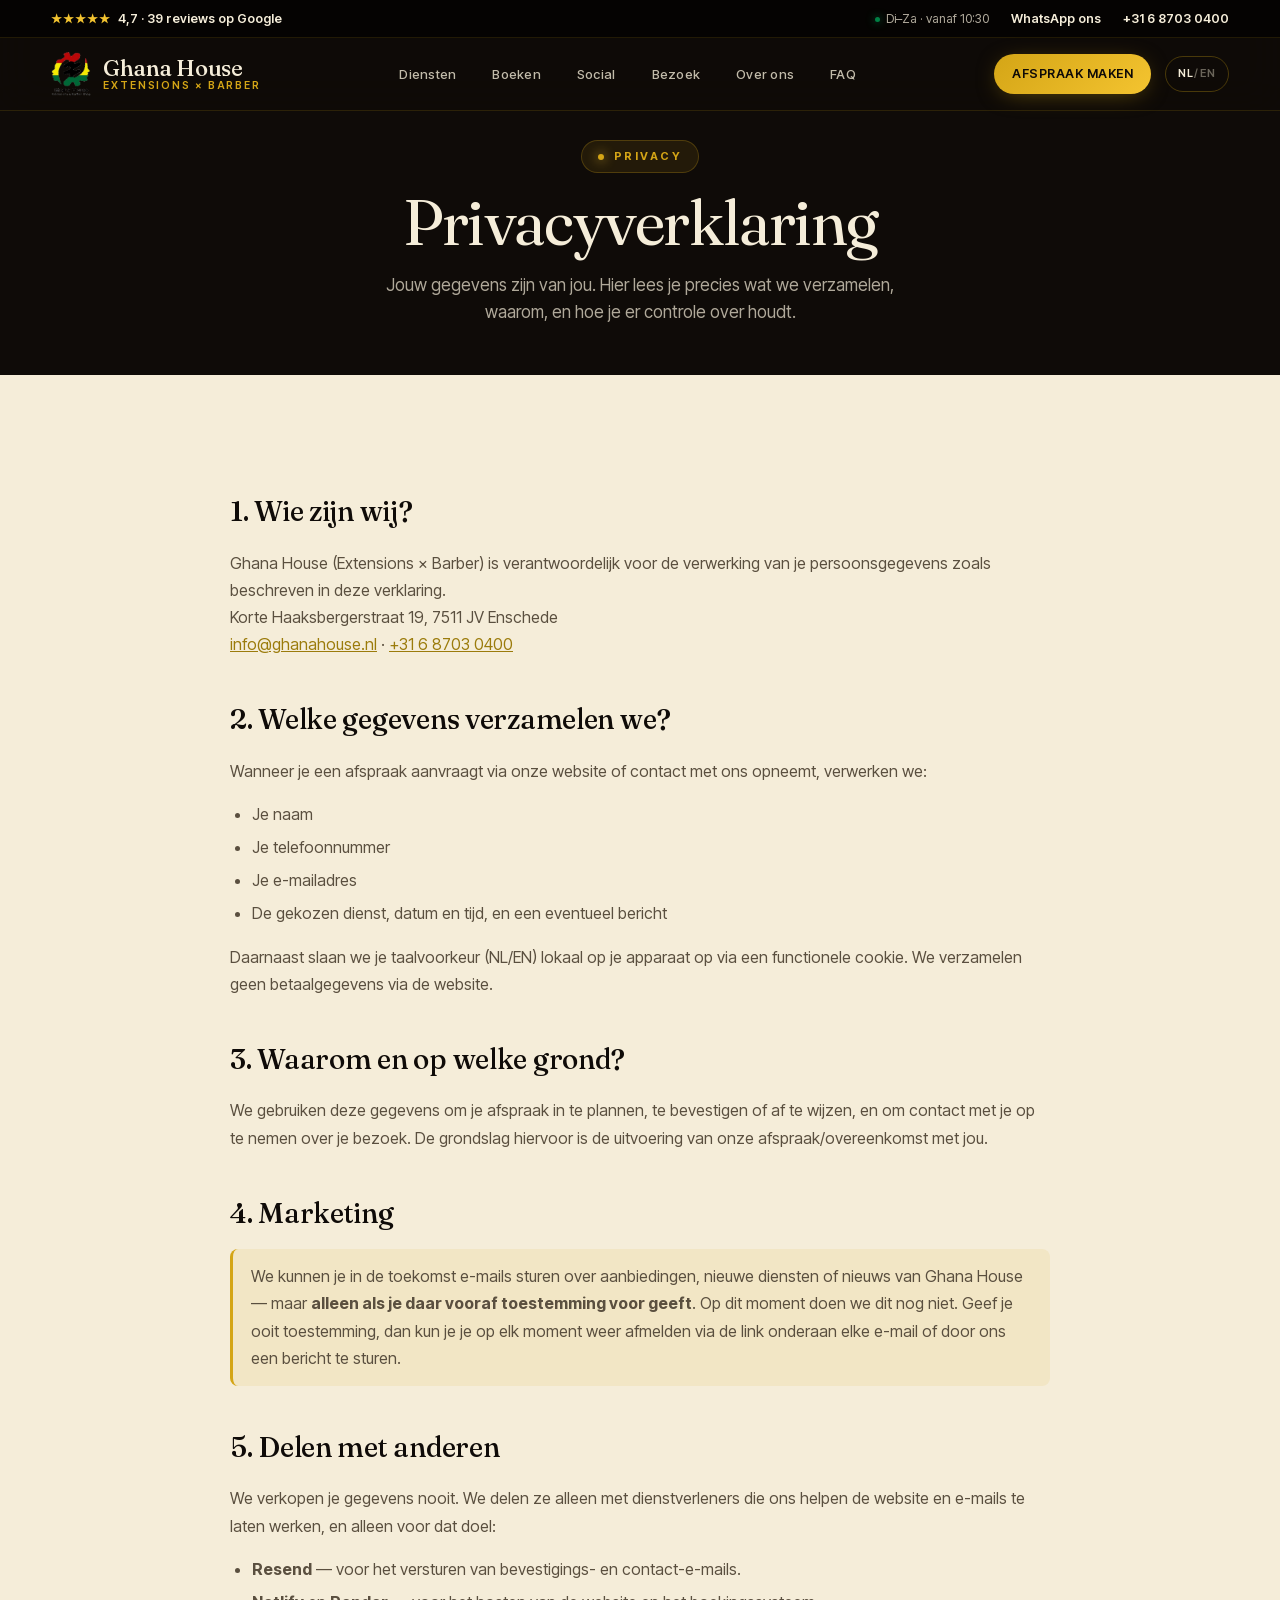
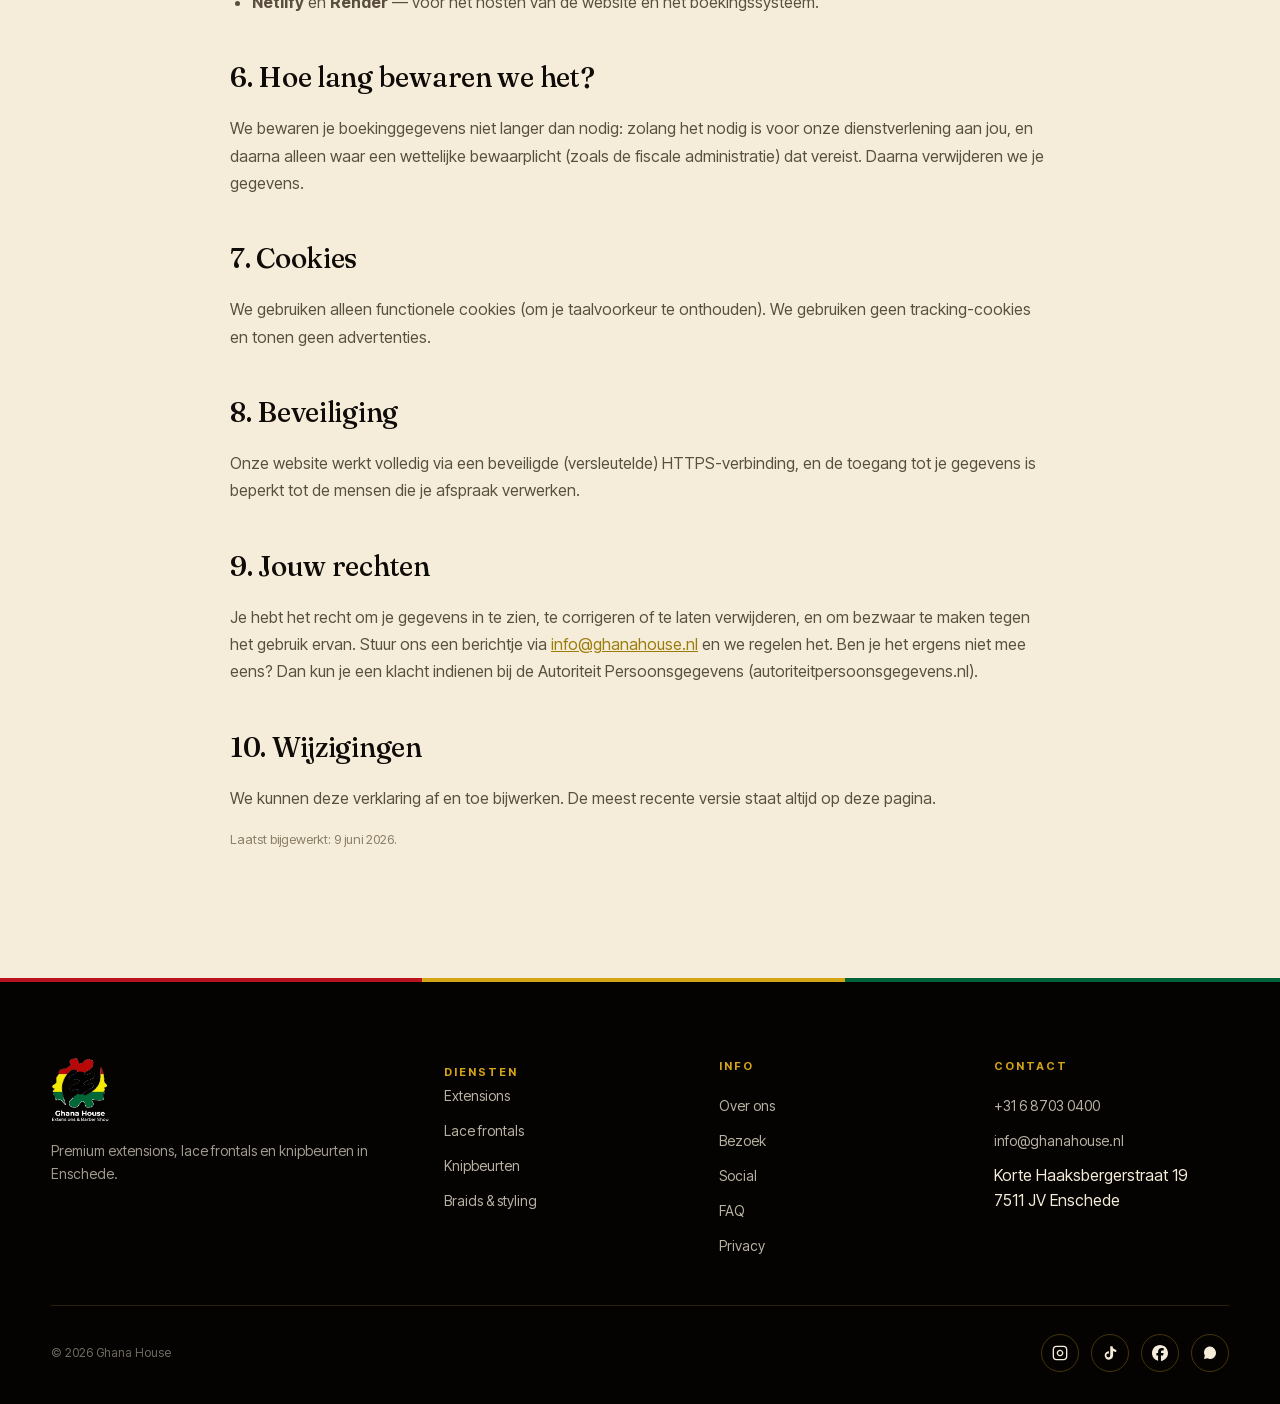
<file: privacy.html>
<!DOCTYPE html>
<html lang="nl">
<head>
  <meta charset="UTF-8" />
  <meta name="viewport" content="width=device-width, initial-scale=1.0, viewport-fit=cover" />
  <meta name="theme-color" content="#0F0B08" />
  <title data-nl="Privacyverklaring — Ghana House" data-en="Privacy statement — Ghana House">Privacyverklaring — Ghana House</title>
  <meta name="description" data-nl="Hoe Ghana House omgaat met je persoonsgegevens: wat we verzamelen, waarom, en jouw rechten." data-en="How Ghana House handles your personal data: what we collect, why, and your rights." content="Hoe Ghana House omgaat met je persoonsgegevens: wat we verzamelen, waarom, en jouw rechten." />
  <link rel="icon" type="image/png" href="/favicon.png" />
  <link rel="canonical" href="https://ghanahouse.nl/privacy" />
  <meta property="og:type" content="website" />
  <meta property="og:site_name" content="Ghana House" />
  <meta property="og:title" content="Privacyverklaring — Ghana House" />
  <meta property="og:url" content="https://ghanahouse.nl/privacy" />
  <meta property="og:image" content="https://ghanahouse.nl/og.png" />
  <meta property="og:image:width" content="1200" />
  <meta property="og:image:height" content="630" />
  <link rel="preload" href="fonts/fraunces-normal-latin.woff2" as="font" type="font/woff2" crossorigin />
  <link rel="preload" href="fonts/intertight-normal-latin.woff2" as="font" type="font/woff2" crossorigin />
  <link rel="stylesheet" href="styles.css?v=10" />
  <style>
    .legal { max-width: 820px; }
    .legal h2 { font-family: var(--font-display); font-size: clamp(22px, 3vw, 28px); font-weight: 500; letter-spacing: -0.01em; margin: 40px 0 12px; }
    .legal h2:first-of-type { margin-top: 0; }
    .legal p, .legal li { color: var(--neutral-700); line-height: 1.7; font-size: 16px; }
    .legal ul { padding-left: 22px; margin: 10px 0; display: flex; flex-direction: column; gap: 6px; }
    .legal a { color: var(--gold-deep); text-decoration: underline; }
    .legal a:hover { color: var(--noir); }
    .legal .legal-updated { font-size: 13px; color: var(--neutral-500); margin-top: 8px; }
    .legal .legal-note { background: rgba(212,165,22,0.1); border-left: 3px solid var(--gold); padding: 14px 18px; border-radius: 8px; margin: 14px 0; }
  </style>
</head>
<body>
  <a class="skip-link" href="#main"><span data-lang="nl">Naar inhoud</span><span data-lang="en">Skip to content</span></a>

  <header class="site-header has-bar">
    <div class="utility-bar">
      <div class="utility-bar-inner">
        <a class="u-rating" href="https://share.google/lDGjUx62SWGhLpPBK" target="_blank" rel="noopener">
          <span class="u-stars">★★★★★</span>
          <span data-lang="nl">4,7 · 39 reviews op Google</span><span data-lang="en">4.7 · 39 reviews on Google</span>
        </a>
        <div class="u-right">
          <span class="u-hide"><span class="u-dot"></span><span data-lang="nl">Di–Za · vanaf 10:30</span><span data-lang="en">Tue–Sat · from 10:30</span></span>
          <a href="https://wa.me/31687030400" target="_blank" rel="noopener"><span data-lang="nl">WhatsApp ons</span><span data-lang="en">WhatsApp us</span></a>
          <a href="tel:+31687030400">+31 6 8703 0400</a>
        </div>
      </div>
    </div>
    <div class="header-inner">
      <a href="/" class="brand-logo">
        <img src="logo.png" alt="Ghana House" />
        <div class="brand-logo-text"><span>Ghana House</span><small>Extensions × Barber</small></div>
      </a>
      <nav class="main-nav">
        <a href="/services"><span data-lang="nl">Diensten</span><span data-lang="en">Services</span></a>
        <a href="/booking"><span data-lang="nl">Boeken</span><span data-lang="en">Book</span></a>
        <a href="/social"><span data-lang="nl">Social</span><span data-lang="en">Social</span></a>
        <a href="/visit"><span data-lang="nl">Bezoek</span><span data-lang="en">Visit</span></a>
        <a href="/about"><span data-lang="nl">Over ons</span><span data-lang="en">About</span></a>
        <a href="/faq">FAQ</a>
      </nav>
      <div class="header-actions">
        <a href="#" data-wa="booking" target="_blank" rel="noopener" class="btn btn-gold header-cta"><span data-lang="nl">Afspraak maken</span><span data-lang="en">Book now</span></a>
        <button class="lang-toggle" type="button" id="langToggle" aria-label="Switch language"><span class="lang-nl">NL</span><span style="opacity:.4">/</span><span class="lang-en">EN</span></button>
        <button class="menu-toggle" type="button" id="menuToggle" aria-label="Open menu">
          <svg viewBox="0 0 24 24" fill="none" stroke="currentColor" stroke-width="2"><line x1="3" y1="6" x2="21" y2="6"/><line x1="3" y1="12" x2="21" y2="12"/><line x1="3" y1="18" x2="21" y2="18"/></svg>
        </button>
      </div>
    </div>
  </header>

  <div class="mobile-menu" id="mobileMenu" aria-hidden="true">
    <button class="mobile-menu-close" type="button" id="menuClose" aria-label="Close menu">
      <svg viewBox="0 0 24 24" width="20" height="20" fill="none" stroke="currentColor" stroke-width="2"><line x1="18" y1="6" x2="6" y2="18"/><line x1="6" y1="6" x2="18" y2="18"/></svg>
    </button>
    <a href="#" data-wa="booking" target="_blank" rel="noopener" class="btn btn-gold mm-cta"><svg viewBox="0 0 32 32" width="18" height="18" fill="currentColor" aria-hidden="true"><path d="M16.003 3C9.382 3 4 8.383 4 15c0 2.124.555 4.193 1.61 6.014L4 28l7.18-1.586A11.94 11.94 0 0 0 16.003 28C22.624 28 28 22.617 28 16S22.624 3 16.003 3z"/></svg> <span data-lang="nl">Afspraak via WhatsApp</span><span data-lang="en">Book via WhatsApp</span></a>
    <nav>
      <a href="/services" class="m-link"><span data-lang="nl">Diensten</span><span data-lang="en">Services</span></a>
      <a href="/booking" class="m-link"><span data-lang="nl">Boeken</span><span data-lang="en">Book</span></a>
      <a href="/social" class="m-link"><span data-lang="nl">Social</span><span data-lang="en">Social</span></a>
      <a href="/visit" class="m-link"><span data-lang="nl">Bezoek</span><span data-lang="en">Visit</span></a>
      <a href="/about" class="m-link"><span data-lang="nl">Over ons</span><span data-lang="en">About</span></a>
      <a href="/faq" class="m-link">FAQ</a>
    </nav>
  </div>

  <main id="main" tabindex="-1" style="padding-top: 140px;">
    <section class="section-dark" style="padding-bottom: 50px;">
      <div class="container-narrow" style="text-align: center;">
        <span class="eyebrow reveal"><span data-lang="nl">Privacy</span><span data-lang="en">Privacy</span></span>
        <h1 class="section-title reveal reveal-delay-1" style="margin-top: 16px;"><span data-lang="nl">Privacy­verklaring</span><span data-lang="en">Privacy statement</span></h1>
        <p class="section-intro reveal reveal-delay-2" style="margin: 18px auto 0;"><span data-lang="nl">Jouw gegevens zijn van jou. Hier lees je precies wat we verzamelen, waarom, en hoe je er controle over houdt.</span><span data-lang="en">Your data is yours. Here is exactly what we collect, why, and how you stay in control.</span></p>
      </div>
    </section>

    <section class="section-cream">
      <div class="container">
        <div class="legal" style="margin: 0 auto;">

          <h2><span data-lang="nl">1. Wie zijn wij?</span><span data-lang="en">1. Who are we?</span></h2>
          <p>
            <span data-lang="nl">Ghana House (Extensions × Barber) is verantwoordelijk voor de verwerking van je persoonsgegevens zoals beschreven in deze verklaring.</span>
            <span data-lang="en">Ghana House (Extensions × Barber) is responsible for processing your personal data as described in this statement.</span><br />
            Korte Haaksbergerstraat 19, 7511 JV Enschede<br />
            <a href="mailto:info@ghanahouse.nl">info@ghanahouse.nl</a> · <a href="tel:+31687030400">+31 6 8703 0400</a>
          </p>

          <h2><span data-lang="nl">2. Welke gegevens verzamelen we?</span><span data-lang="en">2. What data do we collect?</span></h2>
          <p><span data-lang="nl">Wanneer je een afspraak aanvraagt via onze website of contact met ons opneemt, verwerken we:</span><span data-lang="en">When you request an appointment via our website or contact us, we process:</span></p>
          <ul>
            <li><span data-lang="nl">Je naam</span><span data-lang="en">Your name</span></li>
            <li><span data-lang="nl">Je telefoonnummer</span><span data-lang="en">Your phone number</span></li>
            <li><span data-lang="nl">Je e-mailadres</span><span data-lang="en">Your email address</span></li>
            <li><span data-lang="nl">De gekozen dienst, datum en tijd, en een eventueel bericht</span><span data-lang="en">The chosen service, date and time, and any message you add</span></li>
          </ul>
          <p><span data-lang="nl">Daarnaast slaan we je taalvoorkeur (NL/EN) lokaal op je apparaat op via een functionele cookie. We verzamelen geen betaalgegevens via de website.</span><span data-lang="en">We also store your language preference (NL/EN) locally on your device via a functional cookie. We do not collect payment data via the website.</span></p>

          <h2><span data-lang="nl">3. Waarom en op welke grond?</span><span data-lang="en">3. Why and on what basis?</span></h2>
          <p><span data-lang="nl">We gebruiken deze gegevens om je afspraak in te plannen, te bevestigen of af te wijzen, en om contact met je op te nemen over je bezoek. De grondslag hiervoor is de uitvoering van onze afspraak/overeenkomst met jou.</span><span data-lang="en">We use this data to schedule, confirm or decline your appointment and to contact you about your visit. The legal basis for this is the performance of our agreement with you.</span></p>

          <h2><span data-lang="nl">4. Marketing</span><span data-lang="en">4. Marketing</span></h2>
          <div class="legal-note">
            <p style="margin:0"><span data-lang="nl">We kunnen je in de toekomst e-mails sturen over aanbiedingen, nieuwe diensten of nieuws van Ghana House — maar <strong>alleen als je daar vooraf toestemming voor geeft</strong>. Op dit moment doen we dit nog niet. Geef je ooit toestemming, dan kun je je op elk moment weer afmelden via de link onderaan elke e-mail of door ons een bericht te sturen.</span><span data-lang="en">In the future we may send you emails about offers, new services or Ghana House news — but <strong>only if you give your consent in advance</strong>. We do not do this yet. If you ever opt in, you can unsubscribe at any time via the link at the bottom of every email or by messaging us.</span></p>
          </div>

          <h2><span data-lang="nl">5. Delen met anderen</span><span data-lang="en">5. Sharing with others</span></h2>
          <p><span data-lang="nl">We verkopen je gegevens nooit. We delen ze alleen met dienstverleners die ons helpen de website en e-mails te laten werken, en alleen voor dat doel:</span><span data-lang="en">We never sell your data. We only share it with service providers that help us run the website and emails, and only for that purpose:</span></p>
          <ul>
            <li><span data-lang="nl"><strong>Resend</strong> — voor het versturen van bevestigings- en contact-e-mails.</span><span data-lang="en"><strong>Resend</strong> — for sending confirmation and contact emails.</span></li>
            <li><span data-lang="nl"><strong>Netlify</strong> en <strong>Render</strong> — voor het hosten van de website en het boekingssysteem.</span><span data-lang="en"><strong>Netlify</strong> and <strong>Render</strong> — for hosting the website and booking system.</span></li>
          </ul>

          <h2><span data-lang="nl">6. Hoe lang bewaren we het?</span><span data-lang="en">6. How long do we keep it?</span></h2>
          <p><span data-lang="nl">We bewaren je boekinggegevens niet langer dan nodig: zolang het nodig is voor onze dienstverlening aan jou, en daarna alleen waar een wettelijke bewaarplicht (zoals de fiscale administratie) dat vereist. Daarna verwijderen we je gegevens.</span><span data-lang="en">We do not keep your booking data longer than necessary: as long as needed for our service to you, and after that only where a legal retention obligation (such as tax administration) requires it. After that we delete your data.</span></p>

          <h2><span data-lang="nl">7. Cookies</span><span data-lang="en">7. Cookies</span></h2>
          <p><span data-lang="nl">We gebruiken alleen functionele cookies (om je taalvoorkeur te onthouden). We gebruiken geen tracking-cookies en tonen geen advertenties.</span><span data-lang="en">We only use functional cookies (to remember your language preference). We use no tracking cookies and show no ads.</span></p>

          <h2><span data-lang="nl">8. Beveiliging</span><span data-lang="en">8. Security</span></h2>
          <p><span data-lang="nl">Onze website werkt volledig via een beveiligde (versleutelde) HTTPS-verbinding, en de toegang tot je gegevens is beperkt tot de mensen die je afspraak verwerken.</span><span data-lang="en">Our website runs entirely over a secure (encrypted) HTTPS connection, and access to your data is limited to the people who handle your appointment.</span></p>

          <h2><span data-lang="nl">9. Jouw rechten</span><span data-lang="en">9. Your rights</span></h2>
          <p><span data-lang="nl">Je hebt het recht om je gegevens in te zien, te corrigeren of te laten verwijderen, en om bezwaar te maken tegen het gebruik ervan. Stuur ons een berichtje via <a href="mailto:info@ghanahouse.nl">info@ghanahouse.nl</a> en we regelen het. Ben je het ergens niet mee eens? Dan kun je een klacht indienen bij de Autoriteit Persoonsgegevens (autoriteitpersoonsgegevens.nl).</span><span data-lang="en">You have the right to access, correct or delete your data, and to object to its use. Message us at <a href="mailto:info@ghanahouse.nl">info@ghanahouse.nl</a> and we will take care of it. Disagree with something? You can file a complaint with the Dutch Data Protection Authority (autoriteitpersoonsgegevens.nl).</span></p>

          <h2><span data-lang="nl">10. Wijzigingen</span><span data-lang="en">10. Changes</span></h2>
          <p><span data-lang="nl">We kunnen deze verklaring af en toe bijwerken. De meest recente versie staat altijd op deze pagina.</span><span data-lang="en">We may update this statement from time to time. The latest version is always on this page.</span></p>
          <p class="legal-updated"><span data-lang="nl">Laatst bijgewerkt: 9 juni 2026.</span><span data-lang="en">Last updated: 9 June 2026.</span></p>

        </div>
      </div>
    </section>
  </main>

  <footer class="site-footer">
    <div class="footer-inner">
      <div class="footer-grid">
        <div class="footer-brand">
          <img src="logo-light.png" alt="Ghana House" />
          <p><span data-lang="nl">Premium extensions, lace frontals en knipbeurten in Enschede.</span><span data-lang="en">Premium extensions, lace frontals and cuts in Enschede.</span></p>
        </div>
        <div class="footer-col">
          <h4 data-lang="nl">Diensten</h4><h4 data-lang="en">Services</h4>
          <ul><li><a href="/services">Extensions</a></li><li><a href="/services">Lace frontals</a></li><li><a href="/services"><span data-lang="nl">Knipbeurten</span><span data-lang="en">Cuts</span></a></li><li><a href="/services">Braids &amp; styling</a></li></ul>
        </div>
        <div class="footer-col">
          <h4>Info</h4>
          <ul><li><a href="/about"><span data-lang="nl">Over ons</span><span data-lang="en">About</span></a></li><li><a href="/visit"><span data-lang="nl">Bezoek</span><span data-lang="en">Visit</span></a></li><li><a href="/social">Social</a></li><li><a href="/faq">FAQ</a></li><li><a href="/privacy">Privacy</a></li></ul>
        </div>
        <div class="footer-col">
          <h4>Contact</h4>
          <ul><li><a href="tel:+31687030400">+31 6 8703 0400</a></li><li><a href="mailto:info@ghanahouse.nl">info@ghanahouse.nl</a></li><li>Korte Haaksbergerstraat 19<br />7511 JV Enschede</li></ul>
        </div>
      </div>
      <div class="footer-bottom">
        <div>© <span id="year"></span> Ghana House</div>
        <div class="footer-socials">
          <a href="https://instagram.com/extensions_barbershop" target="_blank" rel="noopener" aria-label="Instagram"><svg viewBox="0 0 24 24" fill="none" stroke="currentColor" stroke-width="2"><rect x="2" y="2" width="20" height="20" rx="5"/><path d="M16 11.37A4 4 0 1 1 12.63 8 4 4 0 0 1 16 11.37z"/><line x1="17.5" y1="6.5" x2="17.51" y2="6.5"/></svg></a>
          <a href="https://tiktok.com/@extensions_barbershop" target="_blank" rel="noopener" aria-label="TikTok"><svg viewBox="0 0 24 24" fill="currentColor"><path d="M19.59 6.69a4.83 4.83 0 0 1-3.77-4.25V2h-3.45v13.67a2.89 2.89 0 0 1-5.2 1.74 2.89 2.89 0 0 1 2.31-4.64 2.93 2.93 0 0 1 .88.13V9.4a6.84 6.84 0 0 0-1-.05A6.33 6.33 0 0 0 5.8 20.1a6.34 6.34 0 0 0 10.86-4.43V9.05a8.16 8.16 0 0 0 4.77 1.52V7.5a4.85 4.85 0 0 1-1.84-.81z"/></svg></a>
          <a href="https://facebook.com/vickyronny" target="_blank" rel="noopener" aria-label="Facebook"><svg viewBox="0 0 24 24" fill="currentColor"><path d="M9.101 23.691v-7.98H6.627v-3.667h2.474v-1.58c0-4.085 1.848-5.978 5.858-5.978.401 0 .955.042 1.468.103a8.68 8.68 0 0 1 1.141.195v3.325a8.623 8.623 0 0 0-.653-.036 26.805 26.805 0 0 0-.733-.009c-.707 0-1.259.096-1.675.309a1.686 1.686 0 0 0-.679.622c-.258.42-.374.995-.374 1.752v1.297h3.919l-.386 2.103-.287 1.564h-3.246v8.245C19.396 23.238 24 18.179 24 12.044c0-6.627-5.373-12-12-12s-12 5.373-12 12c0 5.628 3.874 10.35 9.101 11.647Z"/></svg></a>
          <a href="https://wa.me/31687030400" target="_blank" rel="noopener" aria-label="WhatsApp"><svg viewBox="0 0 32 32" fill="currentColor"><path d="M16.003 3C9.382 3 4 8.383 4 15c0 2.124.555 4.193 1.61 6.014L4 28l7.18-1.586A11.94 11.94 0 0 0 16.003 28C22.624 28 28 22.617 28 16S22.624 3 16.003 3z"/></svg></a>
        </div>
      </div>
    </div>
  </footer>
  <div class="action-bar">
    <a href="#" data-wa="booking" target="_blank" rel="noopener" class="btn btn-gold"><svg viewBox="0 0 32 32" width="18" height="18" fill="currentColor"><path d="M16.003 3C9.382 3 4 8.383 4 15c0 2.124.555 4.193 1.61 6.014L4 28l7.18-1.586A11.94 11.94 0 0 0 16.003 28C22.624 28 28 22.617 28 16S22.624 3 16.003 3z"/></svg>
      WhatsApp</a>
    <a href="/booking" class="btn btn-outline"><span data-lang="nl">Online boeken</span><span data-lang="en">Book online</span></a>
  </div>


  <script>document.getElementById('year').textContent = new Date().getFullYear();</script>
  <script src="script.js?v=10"></script>
</body>
</html>
</file>
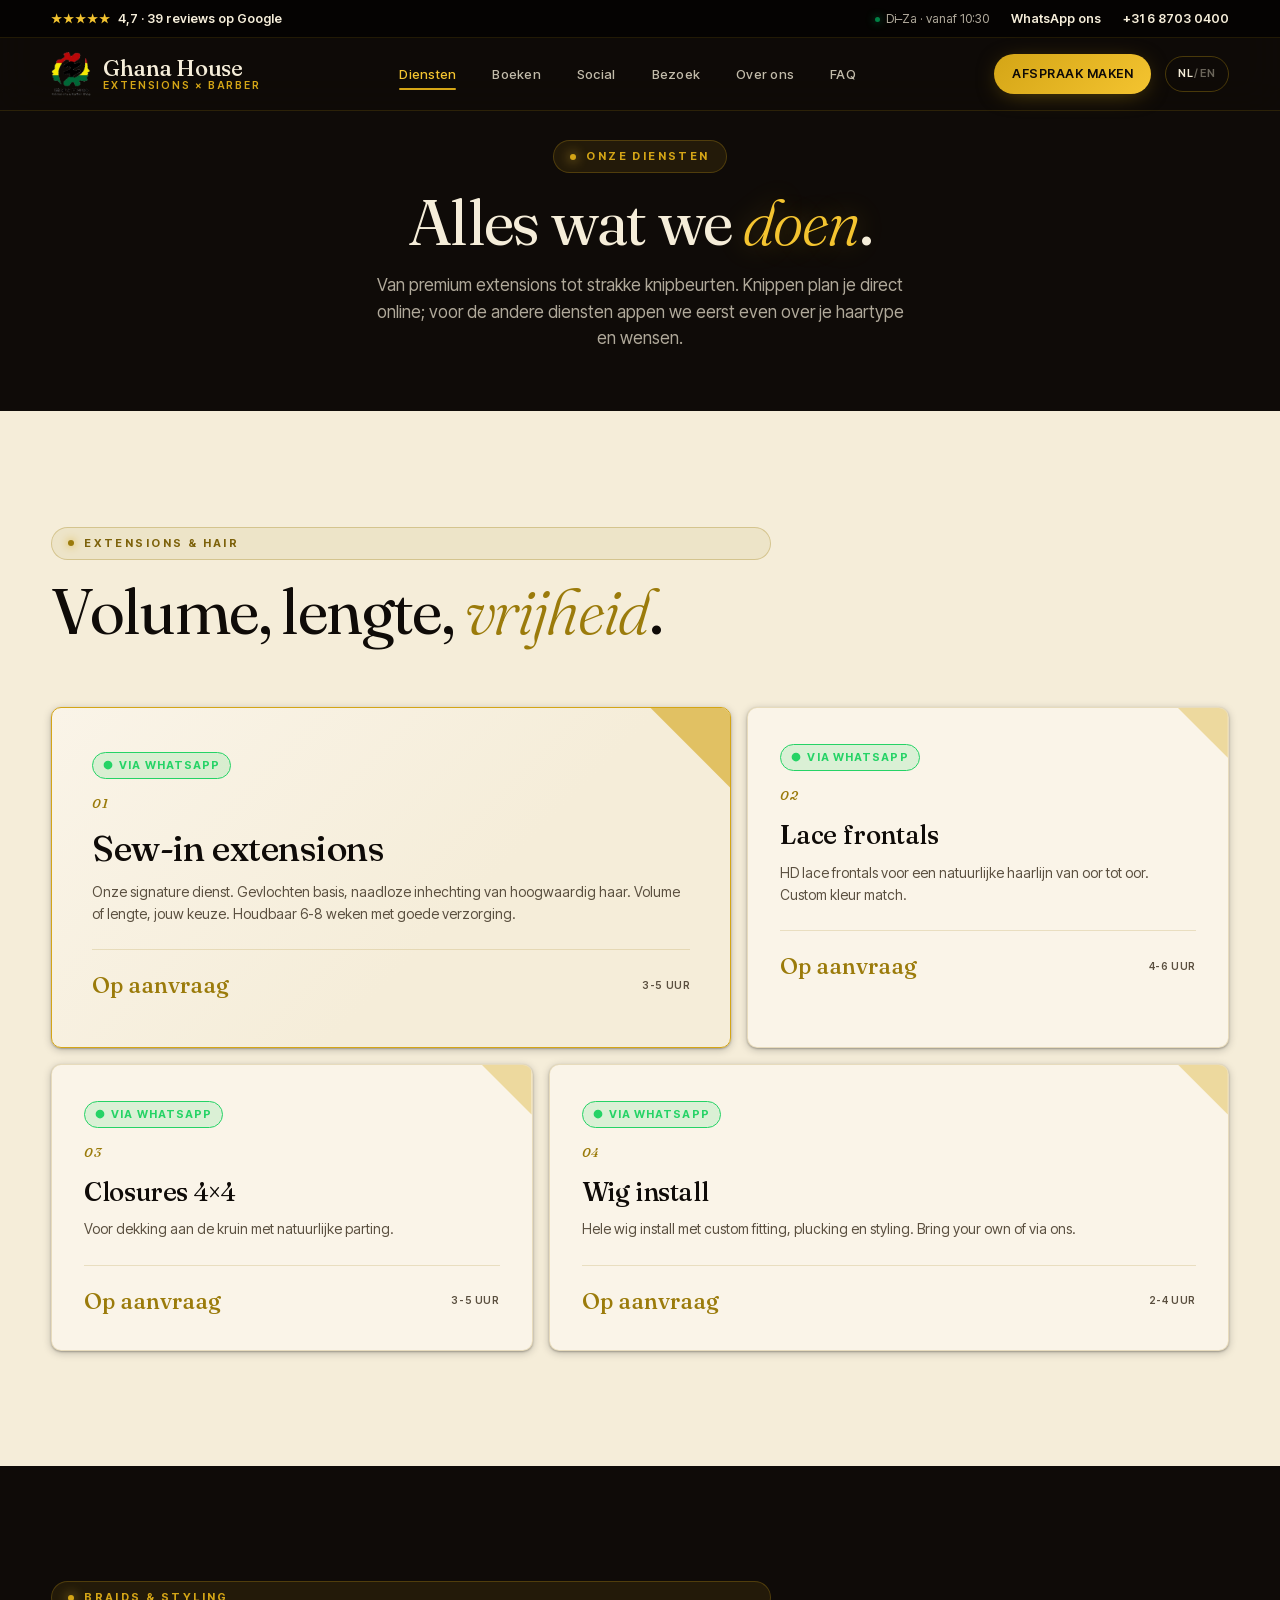
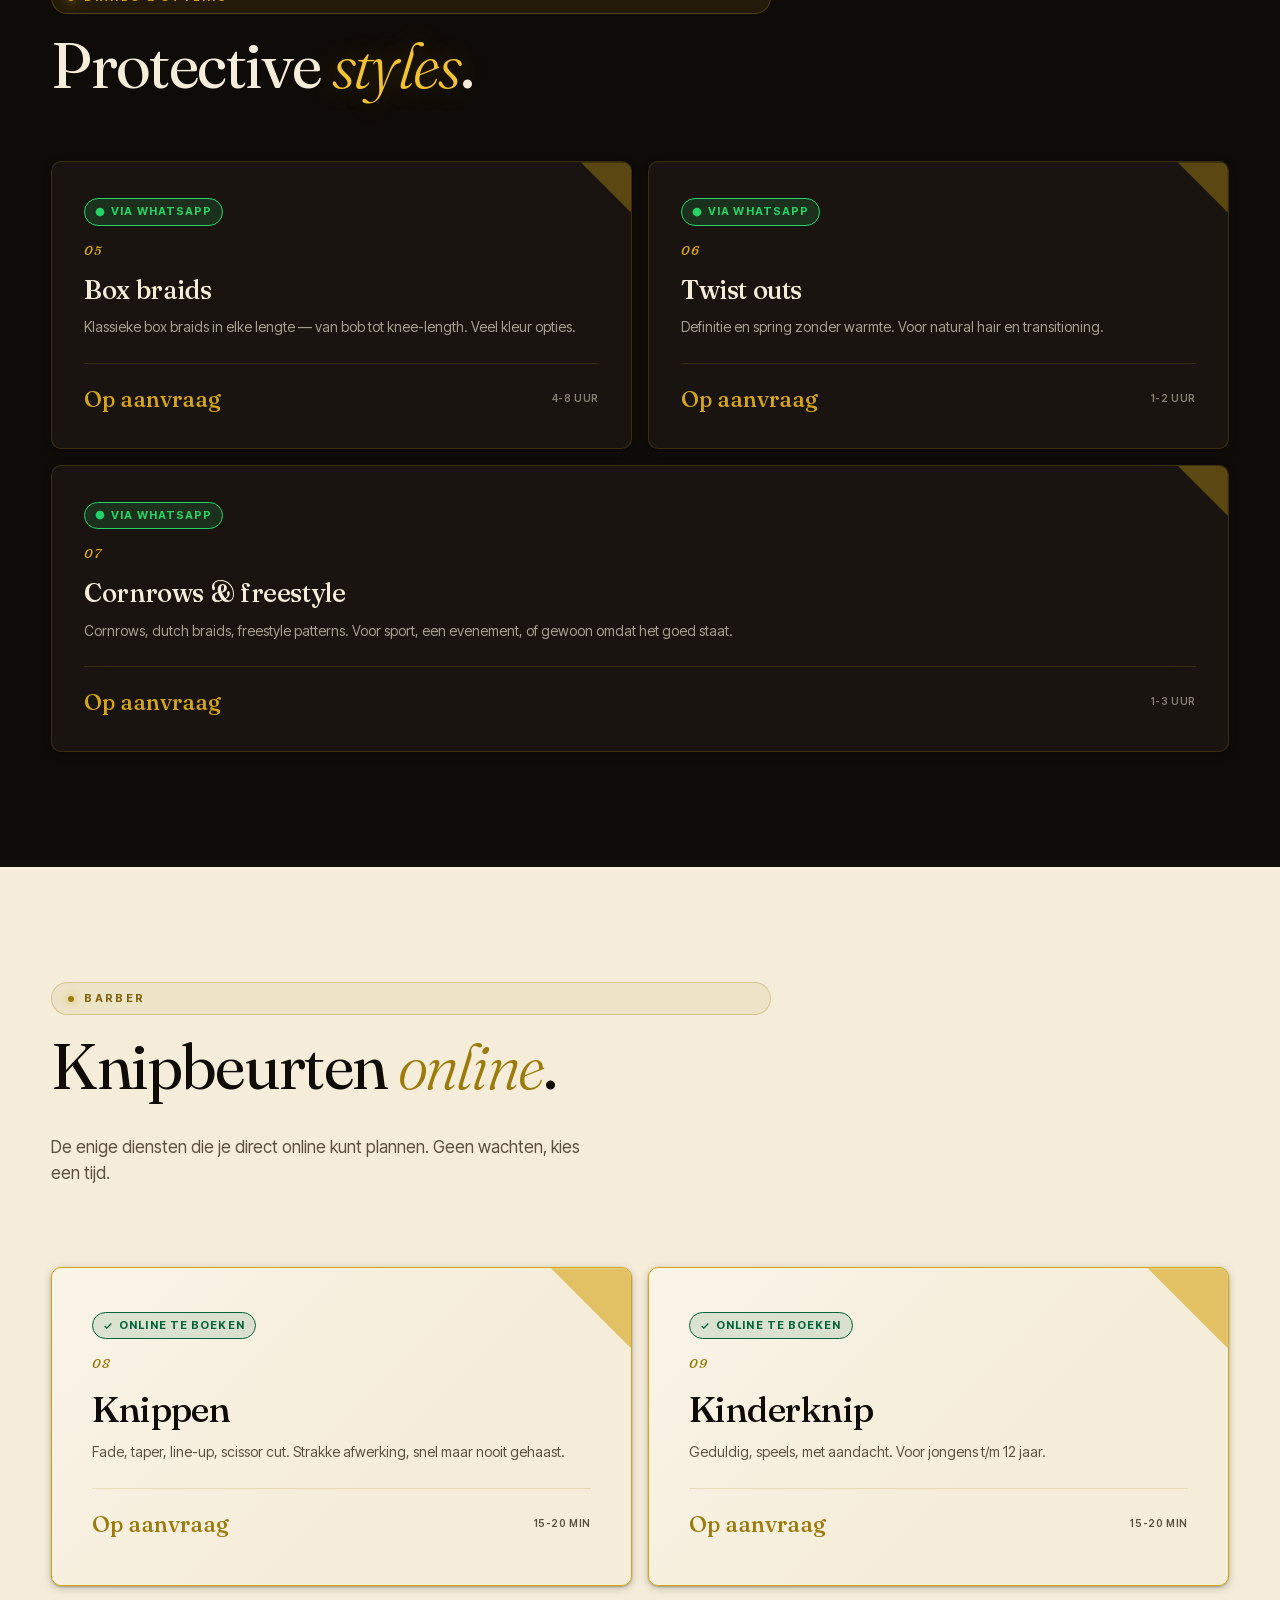
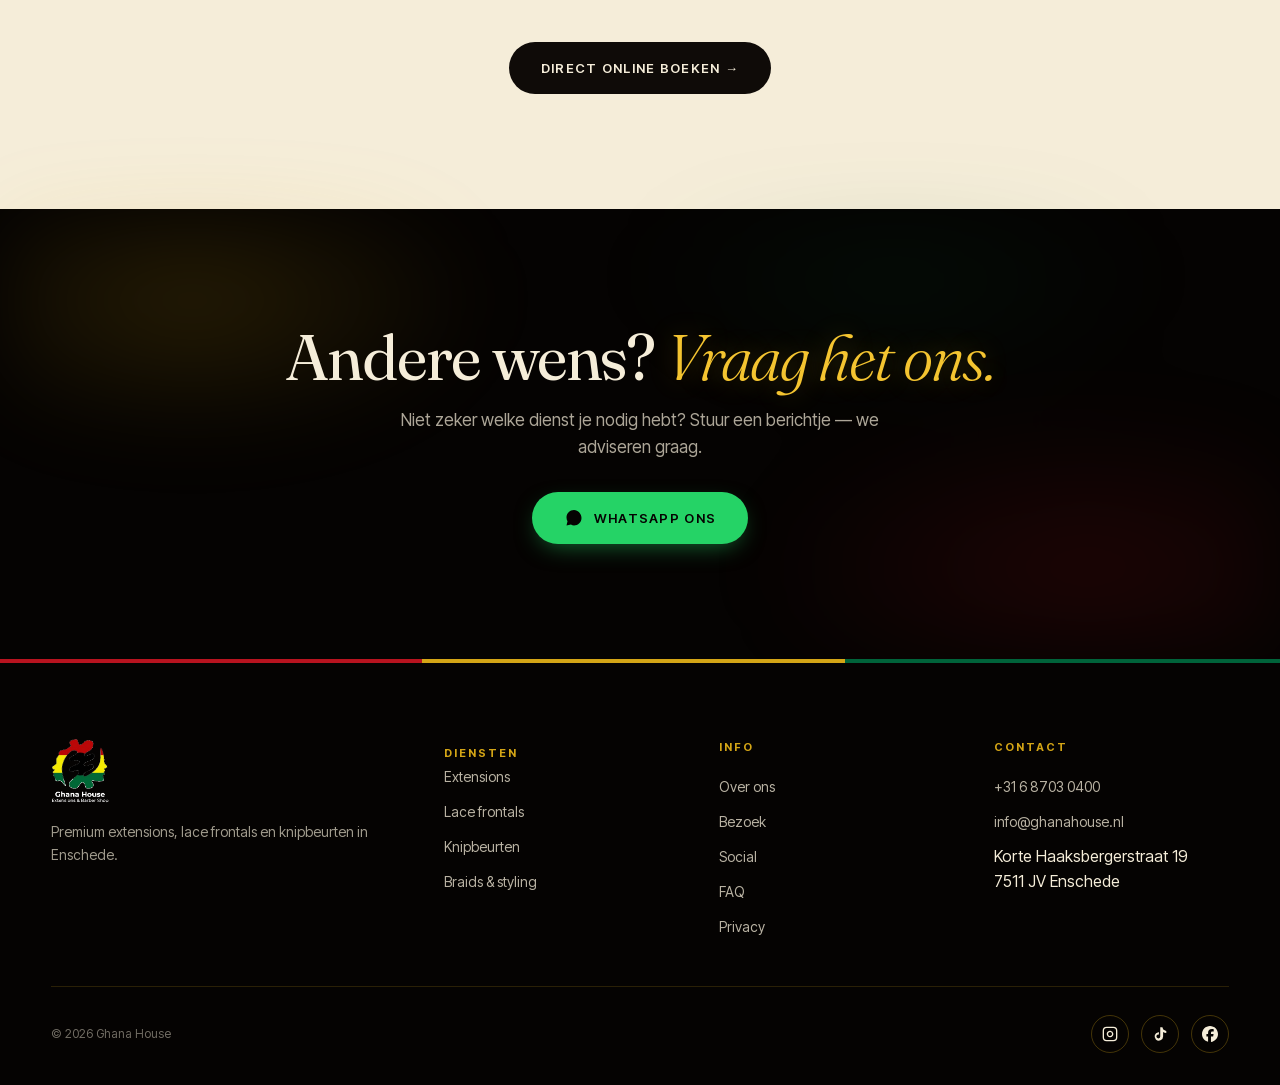
<file: services.html>
<!DOCTYPE html>
<html lang="nl">
<head>
  <meta charset="UTF-8" />
  <meta name="viewport" content="width=device-width, initial-scale=1.0, viewport-fit=cover" />
  <meta name="theme-color" content="#0F0B08" />
  <title data-nl="Diensten — Ghana House" data-en="Services — Ghana House">Diensten — Ghana House</title>
  <meta name="description" data-nl="Alle diensten van Ghana House: sew-in extensions, lace frontals, closures, knipbeurten en meer." data-en="All Ghana House services: sew-in extensions, lace frontals, closures, cuts and more." content="Alle diensten van Ghana House: sew-in extensions, lace frontals, closures, knipbeurten en meer." />
  <link rel="icon" type="image/png" href="/favicon.png" />
  <link rel="canonical" href="https://ghanahouse.nl/services" />
  <meta property="og:type" content="website" />
  <meta property="og:site_name" content="Ghana House" />
  <meta property="og:title" content="Diensten — Ghana House" />
  <meta property="og:description" content="Alle diensten van Ghana House: sew-in extensions, lace frontals, closures, knipbeurten en meer." />
  <meta property="og:url" content="https://ghanahouse.nl/services" />
  <meta property="og:image" content="https://ghanahouse.nl/og.png" />
  <meta property="og:image:width" content="1200" />
  <meta property="og:image:height" content="630" />
  <meta property="og:locale" content="nl_NL" />
  <meta property="og:locale:alternate" content="en_GB" />
  <meta name="twitter:card" content="summary_large_image" />
  <meta name="twitter:title" content="Diensten — Ghana House" />
  <meta name="twitter:description" content="Alle diensten van Ghana House: sew-in extensions, lace frontals, closures, knipbeurten en meer." />
  <meta name="twitter:image" content="https://ghanahouse.nl/og.png" />
  <link rel="preload" href="fonts/fraunces-normal-latin.woff2" as="font" type="font/woff2" crossorigin />
  <link rel="preload" href="fonts/intertight-normal-latin.woff2" as="font" type="font/woff2" crossorigin />
  <link rel="stylesheet" href="styles.css?v=10" />
  <style>
    /* Page-specific: service badges */
    .service-method-badge {
      display: inline-flex;
      align-items: center;
      gap: 6px;
      font-size: 10px;
      font-weight: 700;
      letter-spacing: 0.1em;
      text-transform: uppercase;
      padding: 4px 10px;
      border-radius: 999px;
      margin-bottom: 14px;
    }
    .service-method-badge.online { background: rgba(0, 99, 58, 0.18); color: var(--green-bright); border: 1px solid var(--green); }
    .service-method-badge.wa { background: rgba(37, 211, 102, 0.15); color: #25D366; border: 1px solid #25D366; }
    .section-cream .service-method-badge.online { background: rgba(0, 99, 58, 0.12); color: var(--green); }
    .service-method-badge svg { width: 10px; height: 10px; }
  </style>
</head>
<body>
  <a class="skip-link" href="#main"><span data-lang="nl">Naar inhoud</span><span data-lang="en">Skip to content</span></a>

  <header class="site-header has-bar">
    <div class="utility-bar">
      <div class="utility-bar-inner">
        <a class="u-rating" href="https://share.google/lDGjUx62SWGhLpPBK" target="_blank" rel="noopener">
          <span class="u-stars">★★★★★</span>
          <span data-lang="nl">4,7 · 39 reviews op Google</span><span data-lang="en">4.7 · 39 reviews on Google</span>
        </a>
        <div class="u-right">
          <span class="u-hide"><span class="u-dot"></span><span data-lang="nl">Di–Za · vanaf 10:30</span><span data-lang="en">Tue–Sat · from 10:30</span></span>
          <a href="https://wa.me/31687030400" target="_blank" rel="noopener"><span data-lang="nl">WhatsApp ons</span><span data-lang="en">WhatsApp us</span></a>
          <a href="tel:+31687030400">+31 6 8703 0400</a>
        </div>
      </div>
    </div>
    <div class="header-inner">
      <a href="/" class="brand-logo">
        <img src="logo.png" alt="Ghana House" />
        <div class="brand-logo-text"><span>Ghana House</span><small>Extensions × Barber</small></div>
      </a>
      <nav class="main-nav">
        <a href="/services"><span data-lang="nl">Diensten</span><span data-lang="en">Services</span></a>
        <a href="/booking"><span data-lang="nl">Boeken</span><span data-lang="en">Book</span></a>
        <a href="/social"><span data-lang="nl">Social</span><span data-lang="en">Social</span></a>
        <a href="/visit"><span data-lang="nl">Bezoek</span><span data-lang="en">Visit</span></a>
        <a href="/about"><span data-lang="nl">Over ons</span><span data-lang="en">About</span></a>
        <a href="/faq">FAQ</a>
      </nav>
      <div class="header-actions">
        <a href="#" data-wa="booking" target="_blank" rel="noopener" class="btn btn-gold header-cta"><span data-lang="nl">Afspraak maken</span><span data-lang="en">Book now</span></a>
        <button class="lang-toggle" type="button" id="langToggle" aria-label="Switch language"><span class="lang-nl">NL</span><span style="opacity:.4">/</span><span class="lang-en">EN</span></button>
        <button class="menu-toggle" type="button" id="menuToggle" aria-label="Open menu">
          <svg viewBox="0 0 24 24" fill="none" stroke="currentColor" stroke-width="2"><line x1="3" y1="6" x2="21" y2="6"/><line x1="3" y1="12" x2="21" y2="12"/><line x1="3" y1="18" x2="21" y2="18"/></svg>
        </button>
      </div>
    </div>
  </header>

  <div class="mobile-menu" id="mobileMenu" aria-hidden="true">
    <button class="mobile-menu-close" type="button" id="menuClose" aria-label="Close menu">
      <svg viewBox="0 0 24 24" width="20" height="20" fill="none" stroke="currentColor" stroke-width="2"><line x1="18" y1="6" x2="6" y2="18"/><line x1="6" y1="6" x2="18" y2="18"/></svg>
    </button>
    <a href="#" data-wa="booking" target="_blank" rel="noopener" class="btn btn-gold mm-cta"><svg viewBox="0 0 32 32" width="18" height="18" fill="currentColor" aria-hidden="true"><path d="M16.003 3C9.382 3 4 8.383 4 15c0 2.124.555 4.193 1.61 6.014L4 28l7.18-1.586A11.94 11.94 0 0 0 16.003 28C22.624 28 28 22.617 28 16S22.624 3 16.003 3z"/></svg> <span data-lang="nl">Afspraak via WhatsApp</span><span data-lang="en">Book via WhatsApp</span></a>
    <nav>
      <a href="/services" class="m-link"><span data-lang="nl">Diensten</span><span data-lang="en">Services</span></a>
      <a href="/booking" class="m-link"><span data-lang="nl">Boeken</span><span data-lang="en">Book</span></a>
      <a href="/social" class="m-link"><span data-lang="nl">Social</span><span data-lang="en">Social</span></a>
      <a href="/visit" class="m-link"><span data-lang="nl">Bezoek</span><span data-lang="en">Visit</span></a>
      <a href="/about" class="m-link"><span data-lang="nl">Over ons</span><span data-lang="en">About</span></a>
      <a href="/faq" class="m-link">FAQ</a>
    </nav>
    <div class="mobile-menu-foot">
      <span class="mm-label"><span data-lang="nl">Volg ons</span><span data-lang="en">Follow us</span></span>
      <div class="mm-icons">
      <a href="https://instagram.com/extensions_barbershop" target="_blank" rel="noopener" aria-label="Instagram"><svg viewBox="0 0 24 24" fill="none" stroke="currentColor" stroke-width="2"><rect x="2" y="2" width="20" height="20" rx="5"/><path d="M16 11.37A4 4 0 1 1 12.63 8 4 4 0 0 1 16 11.37z"/><line x1="17.5" y1="6.5" x2="17.51" y2="6.5"/></svg></a>
      <a href="https://tiktok.com/@extensions_barbershop" target="_blank" rel="noopener" aria-label="TikTok"><svg viewBox="0 0 24 24" fill="currentColor"><path d="M19.59 6.69a4.83 4.83 0 0 1-3.77-4.25V2h-3.45v13.67a2.89 2.89 0 0 1-5.2 1.74 2.89 2.89 0 0 1 2.31-4.64 2.93 2.93 0 0 1 .88.13V9.4a6.84 6.84 0 0 0-1-.05A6.33 6.33 0 0 0 5.8 20.1a6.34 6.34 0 0 0 10.86-4.43V9.05a8.16 8.16 0 0 0 4.77 1.52V7.5a4.85 4.85 0 0 1-1.84-.81z"/></svg></a>
      <a href="https://facebook.com/vickyronny" target="_blank" rel="noopener" aria-label="Facebook"><svg viewBox="0 0 24 24" fill="currentColor"><path d="M9.101 23.691v-7.98H6.627v-3.667h2.474v-1.58c0-4.085 1.848-5.978 5.858-5.978.401 0 .955.042 1.468.103a8.68 8.68 0 0 1 1.141.195v3.325a8.623 8.623 0 0 0-.653-.036 26.805 26.805 0 0 0-.733-.009c-.707 0-1.259.096-1.675.309a1.686 1.686 0 0 0-.679.622c-.258.42-.374.995-.374 1.752v1.297h3.919l-.386 2.103-.287 1.564h-3.246v8.245C19.396 23.238 24 18.179 24 12.044c0-6.627-5.373-12-12-12s-12 5.373-12 12c0 5.628 3.874 10.35 9.101 11.647Z"/></svg></a>
      <a href="https://wa.me/31687030400" target="_blank" rel="noopener" aria-label="WhatsApp"><svg viewBox="0 0 32 32" fill="currentColor"><path d="M16.003 3C9.382 3 4 8.383 4 15c0 2.124.555 4.193 1.61 6.014L4 28l7.18-1.586A11.94 11.94 0 0 0 16.003 28C22.624 28 28 22.617 28 16S22.624 3 16.003 3z"/></svg></a>
      </div>
    </div>
  </div>

  <main id="main" tabindex="-1" style="padding-top: 140px;">

    <!-- HEADER + UITLEG -->
    <section class="section-dark" style="padding-bottom: 60px;">
      <div class="container-narrow" style="text-align: center;">
        <span class="eyebrow reveal"><span data-lang="nl">Onze diensten</span><span data-lang="en">Our services</span></span>
        <h1 class="section-title reveal reveal-delay-1" style="margin-top: 16px;"><span data-lang="nl">Alles wat we <em>doen</em>.</span><span data-lang="en">Everything we <em>do</em>.</span></h1>
        <p class="section-intro reveal reveal-delay-2" style="margin: 18px auto 0;"><span data-lang="nl">Van premium extensions tot strakke knipbeurten. Knippen plan je direct online; voor de andere diensten appen we eerst even over je haartype en wensen.</span><span data-lang="en">From premium extensions to crisp cuts. Cuts are booked online; for the other services we first chat about your hair type and wishes.</span></p>
      </div>
    </section>

    <!-- EXTENSIONS & HAIR — cream section -->
    <section class="section-cream">
      <div class="container">
        <div class="section-head reveal">
          <span class="eyebrow"><span data-lang="nl">Extensions &amp; hair</span><span data-lang="en">Extensions &amp; hair</span></span>
          <h2 class="section-title"><span data-lang="nl">Volume, lengte, <em>vrijheid</em>.</span><span data-lang="en">Volume, length, <em>freedom</em>.</span></h2>
        </div>

        <div class="services-grid">
          <article class="service-card featured span-7 reveal">
            <div class="service-method-badge wa">
              <svg viewBox="0 0 32 32" fill="currentColor"><circle cx="16" cy="16" r="14"/></svg>
              <span data-lang="nl">Via WhatsApp</span><span data-lang="en">Via WhatsApp</span>
            </div>
            <span class="service-number">01</span>
            <h3>Sew-in extensions</h3>
            <p><span data-lang="nl">Onze signature dienst. Gevlochten basis, naadloze inhechting van hoogwaardig haar. Volume of lengte, jouw keuze. Houdbaar 6-8 weken met goede verzorging.</span><span data-lang="en">Our signature service. Braided base, seamless install of high-quality hair. Volume or length, your choice. Lasts 6-8 weeks with proper care.</span></p>
            <div class="service-meta">
              <span class="service-price"><span data-lang="nl">Op aanvraag</span><span data-lang="en">On request</span></span>
              <span class="service-duration" data-lang="nl">3-5 uur</span><span class="service-duration" data-lang="en">3-5 hours</span>
            </div>
          </article>

          <article class="service-card span-5 reveal reveal-delay-1">
            <div class="service-method-badge wa">
              <svg viewBox="0 0 32 32" fill="currentColor"><circle cx="16" cy="16" r="14"/></svg>
              <span data-lang="nl">Via WhatsApp</span><span data-lang="en">Via WhatsApp</span>
            </div>
            <span class="service-number">02</span>
            <h3>Lace frontals</h3>
            <p><span data-lang="nl">HD lace frontals voor een natuurlijke haarlijn van oor tot oor. Custom kleur match.</span><span data-lang="en">HD lace frontals for a natural hairline from ear to ear. Custom color match.</span></p>
            <div class="service-meta">
              <span class="service-price"><span data-lang="nl">Op aanvraag</span><span data-lang="en">On request</span></span>
              <span class="service-duration" data-lang="nl">4-6 uur</span><span class="service-duration" data-lang="en">4-6 hours</span>
            </div>
          </article>

          <article class="service-card span-5 reveal">
            <div class="service-method-badge wa">
              <svg viewBox="0 0 32 32" fill="currentColor"><circle cx="16" cy="16" r="14"/></svg>
              <span data-lang="nl">Via WhatsApp</span><span data-lang="en">Via WhatsApp</span>
            </div>
            <span class="service-number">03</span>
            <h3><span data-lang="nl">Closures 4×4</span><span data-lang="en">Closures 4×4</span></h3>
            <p><span data-lang="nl">Voor dekking aan de kruin met natuurlijke parting.</span><span data-lang="en">Crown coverage with natural parting.</span></p>
            <div class="service-meta">
              <span class="service-price"><span data-lang="nl">Op aanvraag</span><span data-lang="en">On request</span></span>
              <span class="service-duration" data-lang="nl">3-5 uur</span><span class="service-duration" data-lang="en">3-5 hours</span>
            </div>
          </article>

          <article class="service-card span-7 reveal reveal-delay-1">
            <div class="service-method-badge wa">
              <svg viewBox="0 0 32 32" fill="currentColor"><circle cx="16" cy="16" r="14"/></svg>
              <span data-lang="nl">Via WhatsApp</span><span data-lang="en">Via WhatsApp</span>
            </div>
            <span class="service-number">04</span>
            <h3>Wig install</h3>
            <p><span data-lang="nl">Hele wig install met custom fitting, plucking en styling. Bring your own of via ons.</span><span data-lang="en">Full wig install with custom fitting, plucking and styling. Bring your own or via us.</span></p>
            <div class="service-meta">
              <span class="service-price"><span data-lang="nl">Op aanvraag</span><span data-lang="en">On request</span></span>
              <span class="service-duration" data-lang="nl">2-4 uur</span><span class="service-duration" data-lang="en">2-4 hours</span>
            </div>
          </article>
        </div>
      </div>
    </section>

    <!-- BRAIDS & STYLING — dark section -->
    <section class="section-dark">
      <div class="container">
        <div class="section-head reveal">
          <span class="eyebrow"><span data-lang="nl">Braids &amp; styling</span><span data-lang="en">Braids &amp; styling</span></span>
          <h2 class="section-title"><span data-lang="nl">Protective <em>styles</em>.</span><span data-lang="en">Protective <em>styles</em>.</span></h2>
        </div>

        <div class="services-grid">
          <article class="service-card span-6 reveal">
            <div class="service-method-badge wa">
              <svg viewBox="0 0 32 32" fill="currentColor"><circle cx="16" cy="16" r="14"/></svg>
              <span data-lang="nl">Via WhatsApp</span><span data-lang="en">Via WhatsApp</span>
            </div>
            <span class="service-number">05</span>
            <h3>Box braids</h3>
            <p><span data-lang="nl">Klassieke box braids in elke lengte — van bob tot knee-length. Veel kleur opties.</span><span data-lang="en">Classic box braids in every length — from bob to knee-length. Many color options.</span></p>
            <div class="service-meta">
              <span class="service-price"><span data-lang="nl">Op aanvraag</span><span data-lang="en">On request</span></span>
              <span class="service-duration" data-lang="nl">4-8 uur</span><span class="service-duration" data-lang="en">4-8 hours</span>
            </div>
          </article>

          <article class="service-card span-6 reveal reveal-delay-1">
            <div class="service-method-badge wa">
              <svg viewBox="0 0 32 32" fill="currentColor"><circle cx="16" cy="16" r="14"/></svg>
              <span data-lang="nl">Via WhatsApp</span><span data-lang="en">Via WhatsApp</span>
            </div>
            <span class="service-number">06</span>
            <h3>Twist outs</h3>
            <p><span data-lang="nl">Definitie en spring zonder warmte. Voor natural hair en transitioning.</span><span data-lang="en">Definition and spring without heat. For natural hair and transitioning.</span></p>
            <div class="service-meta">
              <span class="service-price"><span data-lang="nl">Op aanvraag</span><span data-lang="en">On request</span></span>
              <span class="service-duration" data-lang="nl">1-2 uur</span><span class="service-duration" data-lang="en">1-2 hours</span>
            </div>
          </article>

          <article class="service-card span-12 reveal">
            <div class="service-method-badge wa">
              <svg viewBox="0 0 32 32" fill="currentColor"><circle cx="16" cy="16" r="14"/></svg>
              <span data-lang="nl">Via WhatsApp</span><span data-lang="en">Via WhatsApp</span>
            </div>
            <span class="service-number">07</span>
            <h3>Cornrows &amp; freestyle</h3>
            <p style="max-width: 700px;"><span data-lang="nl">Cornrows, dutch braids, freestyle patterns. Voor sport, een evenement, of gewoon omdat het goed staat.</span><span data-lang="en">Cornrows, dutch braids, freestyle patterns. For sports, an event, or just because it looks good.</span></p>
            <div class="service-meta">
              <span class="service-price"><span data-lang="nl">Op aanvraag</span><span data-lang="en">On request</span></span>
              <span class="service-duration" data-lang="nl">1-3 uur</span><span class="service-duration" data-lang="en">1-3 hours</span>
            </div>
          </article>
        </div>
      </div>
    </section>

    <!-- BARBER — cream section -->
    <section class="section-cream">
      <div class="container">
        <div class="section-head reveal">
          <span class="eyebrow"><span data-lang="nl">Barber</span><span data-lang="en">Barber</span></span>
          <h2 class="section-title"><span data-lang="nl">Knipbeurten <em>online</em>.</span><span data-lang="en">Cuts <em>online</em>.</span></h2>
          <p class="section-intro"><span data-lang="nl">De enige diensten die je direct online kunt plannen. Geen wachten, kies een tijd.</span><span data-lang="en">The only services you can book online directly. No waiting, pick a time.</span></p>
        </div>

        <div class="services-grid">
          <article class="service-card featured span-6 reveal">
            <div class="service-method-badge online">
              <svg viewBox="0 0 24 24" fill="none" stroke="currentColor" stroke-width="3"><path d="M20 6L9 17l-5-5"/></svg>
              <span data-lang="nl">Online te boeken</span><span data-lang="en">Bookable online</span>
            </div>
            <span class="service-number">08</span>
            <h3><span data-lang="nl">Knippen</span><span data-lang="en">Cut</span></h3>
            <p><span data-lang="nl">Fade, taper, line-up, scissor cut. Strakke afwerking, snel maar nooit gehaast.</span><span data-lang="en">Fade, taper, line-up, scissor cut. Crisp finish, fast but never rushed.</span></p>
            <div class="service-meta">
              <span class="service-price"><span data-lang="nl">Op aanvraag</span><span data-lang="en">On request</span></span>
              <span class="service-duration">15-20 min</span>
            </div>
          </article>

          <article class="service-card featured span-6 reveal reveal-delay-1">
            <div class="service-method-badge online">
              <svg viewBox="0 0 24 24" fill="none" stroke="currentColor" stroke-width="3"><path d="M20 6L9 17l-5-5"/></svg>
              <span data-lang="nl">Online te boeken</span><span data-lang="en">Bookable online</span>
            </div>
            <span class="service-number">09</span>
            <h3><span data-lang="nl">Kinderknip</span><span data-lang="en">Kids cut</span></h3>
            <p><span data-lang="nl">Geduldig, speels, met aandacht. Voor jongens t/m 12 jaar.</span><span data-lang="en">Patient, playful, attentive. For boys up to 12.</span></p>
            <div class="service-meta">
              <span class="service-price"><span data-lang="nl">Op aanvraag</span><span data-lang="en">On request</span></span>
              <span class="service-duration">15-20 min</span>
            </div>
          </article>
        </div>

        <div style="margin-top: 56px; text-align: center;" class="reveal">
          <a href="/booking" class="btn btn-dark"><span data-lang="nl">Direct online boeken →</span><span data-lang="en">Book online now →</span></a>
        </div>
      </div>
    </section>

    <!-- CTA -->
    <section class="section-noir" style="text-align: center;">
      <div class="container-narrow">
        <div class="reveal">
          <h2 class="section-title"><span data-lang="nl">Andere wens? <em>Vraag het ons.</em></span><span data-lang="en">Other wish? <em>Ask us.</em></span></h2>
          <p class="section-intro" style="margin: 18px auto 32px;"><span data-lang="nl">Niet zeker welke dienst je nodig hebt? Stuur een berichtje — we adviseren graag.</span><span data-lang="en">Not sure which service you need? Send a message — we'd love to advise.</span></p>
          <a href="#" data-wa="generic" target="_blank" rel="noopener" class="btn btn-wa">
            <svg viewBox="0 0 32 32" fill="currentColor"><path d="M16.003 3C9.382 3 4 8.383 4 15c0 2.124.555 4.193 1.61 6.014L4 28l7.18-1.586A11.94 11.94 0 0 0 16.003 28C22.624 28 28 22.617 28 16S22.624 3 16.003 3z"/></svg>
            <span data-lang="nl">WhatsApp ons</span><span data-lang="en">WhatsApp us</span>
          </a>
        </div>
      </div>
    </section>

  </main>

  <footer class="site-footer">
    <div class="footer-inner">
      <div class="footer-grid">
        <div class="footer-brand">
          <img src="logo-light.png" alt="Ghana House" />
          <p><span data-lang="nl">Premium extensions, lace frontals en knipbeurten in Enschede.</span><span data-lang="en">Premium extensions, lace frontals and cuts in Enschede.</span></p>
        </div>
        <div class="footer-col">
          <h4 data-lang="nl">Diensten</h4><h4 data-lang="en">Services</h4>
          <ul><li><a href="/services">Extensions</a></li><li><a href="/services">Lace frontals</a></li><li><a href="/services"><span data-lang="nl">Knipbeurten</span><span data-lang="en">Cuts</span></a></li><li><a href="/services">Braids &amp; styling</a></li></ul>
        </div>
        <div class="footer-col">
          <h4>Info</h4>
          <ul><li><a href="/about"><span data-lang="nl">Over ons</span><span data-lang="en">About</span></a></li><li><a href="/visit"><span data-lang="nl">Bezoek</span><span data-lang="en">Visit</span></a></li><li><a href="/social">Social</a></li><li><a href="/faq">FAQ</a></li><li><a href="/privacy">Privacy</a></li></ul>
        </div>
        <div class="footer-col">
          <h4>Contact</h4>
          <ul><li><a href="tel:+31687030400">+31 6 8703 0400</a></li><li><a href="mailto:info@ghanahouse.nl">info@ghanahouse.nl</a></li><li>Korte Haaksbergerstraat 19<br />7511 JV Enschede</li></ul>
        </div>
      </div>
      <div class="footer-bottom">
        <div>© <span id="year"></span> Ghana House</div>
        <div class="footer-socials">
          <a href="https://instagram.com/extensions_barbershop" target="_blank" rel="noopener" aria-label="Instagram"><svg viewBox="0 0 24 24" fill="none" stroke="currentColor" stroke-width="2"><rect x="2" y="2" width="20" height="20" rx="5"/><path d="M16 11.37A4 4 0 1 1 12.63 8 4 4 0 0 1 16 11.37z"/><line x1="17.5" y1="6.5" x2="17.51" y2="6.5"/></svg></a>
          <a href="https://tiktok.com/@extensions_barbershop" target="_blank" rel="noopener" aria-label="TikTok"><svg viewBox="0 0 24 24" fill="currentColor"><path d="M19.59 6.69a4.83 4.83 0 0 1-3.77-4.25V2h-3.45v13.67a2.89 2.89 0 0 1-5.2 1.74 2.89 2.89 0 0 1 2.31-4.64 2.93 2.93 0 0 1 .88.13V9.4a6.84 6.84 0 0 0-1-.05A6.33 6.33 0 0 0 5.8 20.1a6.34 6.34 0 0 0 10.86-4.43V9.05a8.16 8.16 0 0 0 4.77 1.52V7.5a4.85 4.85 0 0 1-1.84-.81z"/></svg></a>
          <a href="https://facebook.com/vickyronny" target="_blank" rel="noopener" aria-label="Facebook"><svg viewBox="0 0 24 24" fill="currentColor"><path d="M9.101 23.691v-7.98H6.627v-3.667h2.474v-1.58c0-4.085 1.848-5.978 5.858-5.978.401 0 .955.042 1.468.103a8.68 8.68 0 0 1 1.141.195v3.325a8.623 8.623 0 0 0-.653-.036 26.805 26.805 0 0 0-.733-.009c-.707 0-1.259.096-1.675.309a1.686 1.686 0 0 0-.679.622c-.258.42-.374.995-.374 1.752v1.297h3.919l-.386 2.103-.287 1.564h-3.246v8.245C19.396 23.238 24 18.179 24 12.044c0-6.627-5.373-12-12-12s-12 5.373-12 12c0 5.628 3.874 10.35 9.101 11.647Z"/></svg></a>
        </div>
      </div>
    </div>
  </footer>
  <div class="action-bar">
    <a href="#" data-wa="booking" target="_blank" rel="noopener" class="btn btn-gold"><svg viewBox="0 0 32 32" width="18" height="18" fill="currentColor"><path d="M16.003 3C9.382 3 4 8.383 4 15c0 2.124.555 4.193 1.61 6.014L4 28l7.18-1.586A11.94 11.94 0 0 0 16.003 28C22.624 28 28 22.617 28 16S22.624 3 16.003 3z"/></svg>
      WhatsApp</a>
    <a href="/booking" class="btn btn-outline"><span data-lang="nl">Online boeken</span><span data-lang="en">Book online</span></a>
  </div>


  <script>document.getElementById('year').textContent = new Date().getFullYear();</script>
  <script src="script.js?v=10"></script>
</body>
</html>
</file>
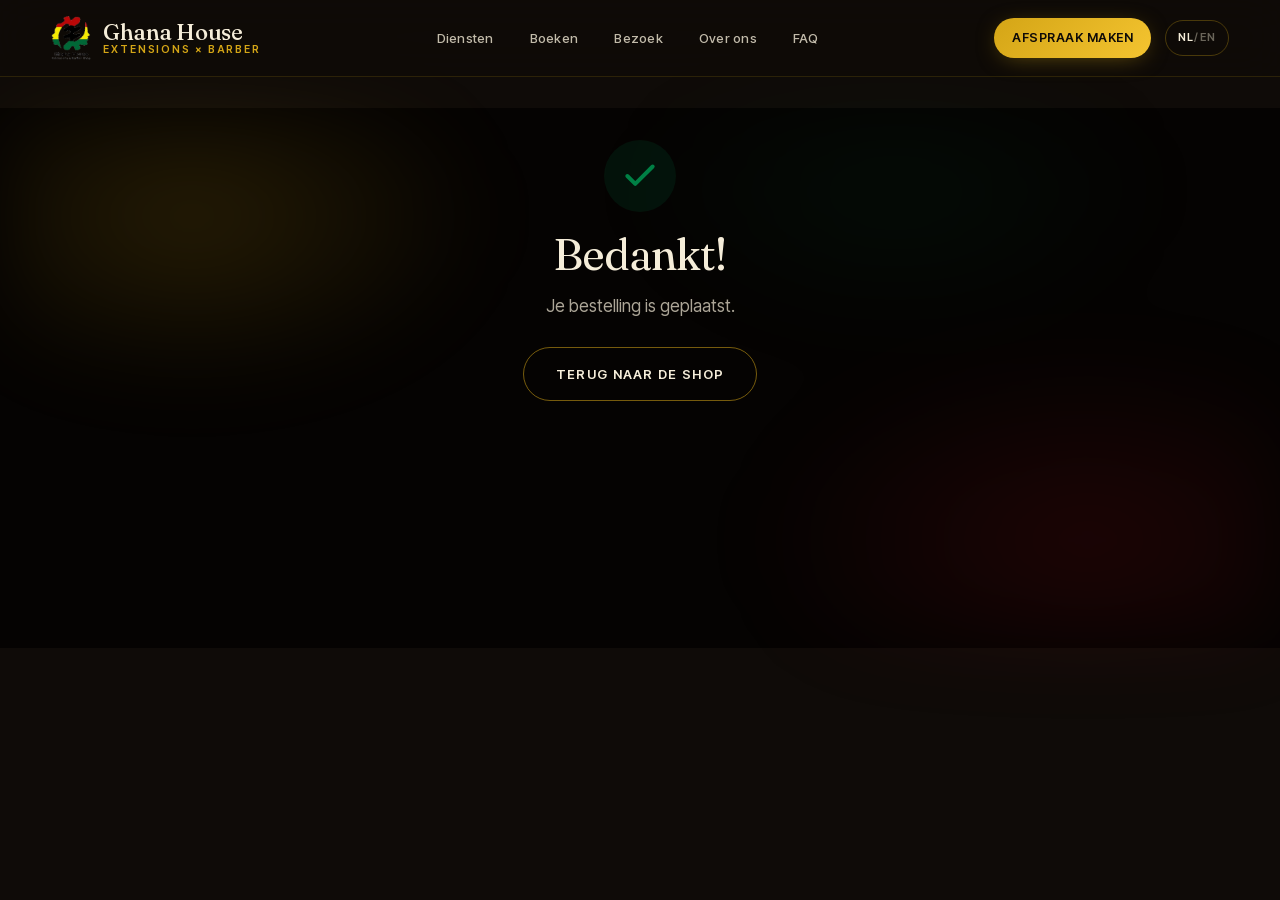
<file: shop-bedankt.html>
<!DOCTYPE html>
<html lang="nl">
<head>
  <meta charset="UTF-8" />
  <meta name="viewport" content="width=device-width, initial-scale=1.0, viewport-fit=cover" />
  <meta name="theme-color" content="#0F0B08" />
  <meta name="robots" content="noindex" />
  <title data-nl="Bedankt voor je bestelling — Ghana House" data-en="Thank you for your order — Ghana House">Bedankt — Ghana House</title>
  <link rel="icon" type="image/png" href="/favicon.png" />
  <link rel="preload" href="fonts/fraunces-normal-latin.woff2" as="font" type="font/woff2" crossorigin />
  <link rel="preload" href="fonts/intertight-normal-latin.woff2" as="font" type="font/woff2" crossorigin />
  <link rel="stylesheet" href="styles.css?v=10" />
</head>
<body>
  <header class="site-header">
    <div class="header-inner">
      <a href="/" class="brand-logo">
        <img src="logo.png" alt="Ghana House" />
        <div class="brand-logo-text"><span>Ghana House</span><small>Extensions × Barber</small></div>
      </a>
      <nav class="main-nav">
        <a href="/services"><span data-lang="nl">Diensten</span><span data-lang="en">Services</span></a>
        <a href="/booking"><span data-lang="nl">Boeken</span><span data-lang="en">Book</span></a>
        <a href="/visit"><span data-lang="nl">Bezoek</span><span data-lang="en">Visit</span></a>
        <a href="/about"><span data-lang="nl">Over ons</span><span data-lang="en">About</span></a>
        <a href="/faq">FAQ</a>
      </nav>
      <div class="header-actions">
        <a href="#" data-wa="booking" target="_blank" rel="noopener" class="btn btn-gold header-cta"><span data-lang="nl">Afspraak maken</span><span data-lang="en">Book now</span></a>
        <button class="lang-toggle" type="button" id="langToggle" aria-label="Switch language"><span class="lang-nl">NL</span><span style="opacity:.4">/</span><span class="lang-en">EN</span></button>
      </div>
    </div>
  </header>

  <main id="main" style="padding-top: 130px;">
    <section class="section-noir" style="min-height: 60vh;">
      <div class="container-narrow">
        <div class="bedankt" id="bedankt">
          <div class="bedankt-badge wait" id="badge">
            <svg viewBox="0 0 24 24" fill="none" stroke="currentColor" stroke-width="2" stroke-linecap="round" stroke-linejoin="round"><circle cx="12" cy="12" r="9"/><path d="M12 7v5l3 2"/></svg>
          </div>
          <h1 class="section-title" id="bedanktTitle" style="font-size: clamp(28px,5vw,44px);"><span data-lang="nl">Je betaling wordt verwerkt…</span><span data-lang="en">Processing your payment…</span></h1>
          <p class="section-intro" id="bedanktMsg" style="margin: 16px auto 28px;"><span data-lang="nl">Een moment geduld terwijl we je bestelling bevestigen.</span><span data-lang="en">One moment while we confirm your order.</span></p>
          <div id="bedanktActions" style="display:flex;gap:12px;flex-wrap:wrap;justify-content:center;">
            <a href="/shop" class="btn btn-outline"><span data-lang="nl">Terug naar de shop</span><span data-lang="en">Back to shop</span></a>
          </div>
        </div>
      </div>
    </section>
  </main>

  <script src="script.js?v=10"></script>
  <script>
  (function () {
    var API_BASE = window.GHANAHOUSE_API || 'https://admin.ghanahouse.nl';
    var ref = new URLSearchParams(location.search).get('ref');
    var badge = document.getElementById('badge');
    var titleEl = document.getElementById('bedanktTitle');
    var msgEl = document.getElementById('bedanktMsg');
    var lang = document.documentElement.lang === 'en' ? 'en' : 'nl';
    function t(nl, en) { return lang === 'en' ? en : nl; }
    function show(badgeClass, icon, title, msg) {
      badge.className = 'bedankt-badge ' + badgeClass;
      badge.innerHTML = icon;
      titleEl.textContent = title; msgEl.textContent = msg;
    }
    var CHECK = '<svg viewBox="0 0 24 24" fill="none" stroke="currentColor" stroke-width="2.5" stroke-linecap="round" stroke-linejoin="round"><path d="M20 6L9 17l-5-5"/></svg>';
    var CROSS = '<svg viewBox="0 0 24 24" fill="none" stroke="currentColor" stroke-width="2.5" stroke-linecap="round" stroke-linejoin="round"><line x1="6" y1="6" x2="18" y2="18"/><line x1="18" y1="6" x2="6" y2="18"/></svg>';
    if (!ref) { show('ok', CHECK, t('Bedankt!', 'Thank you!'), t('Je bestelling is geplaatst.', 'Your order has been placed.')); return; }

    var tries = 0;
    function poll() {
      fetch(API_BASE + '/api/shop/order/' + encodeURIComponent(ref))
        .then(function (r) { return r.json(); })
        .then(function (o) {
          if (o.status === 'paid' || o.status === 'shipped') {
            try { localStorage.removeItem('gh-cart'); } catch (e) {}
            show('ok', CHECK, t('Bedankt voor je bestelling!', 'Thank you for your order!'),
              t('We hebben je betaling ontvangen (' + ref + '). Je krijgt een bevestiging per e-mail.',
                'We received your payment (' + ref + '). You will get a confirmation by email.'));
          } else if (o.status === 'open' && tries < 8) {
            tries++; setTimeout(poll, 1500);
          } else if (o.status === 'open') {
            show('wait', null, t('Betaling nog niet bevestigd', 'Payment not yet confirmed'),
              t('Het kan even duren. Je krijgt vanzelf een e-mail zodra de betaling rond is.', 'It can take a moment. You will receive an email once payment is complete.'));
            badge.innerHTML = '<svg viewBox="0 0 24 24" fill="none" stroke="currentColor" stroke-width="2"><circle cx="12" cy="12" r="9"/><path d="M12 7v5l3 2"/></svg>';
          } else {
            show('fail', CROSS, t('Betaling niet gelukt', 'Payment unsuccessful'),
              t('Er is niets afgeschreven. Probeer het opnieuw of stuur ons een WhatsApp.', 'Nothing was charged. Please try again or send us a WhatsApp.'));
          }
        })
        .catch(function () {
          show('ok', CHECK, t('Bedankt!', 'Thank you!'), t('Je bestelling is geplaatst. Je krijgt bericht per e-mail.', 'Your order is placed. You will get an email.'));
        });
    }
    poll();
  })();
  </script>
</body>
</html>
</file>
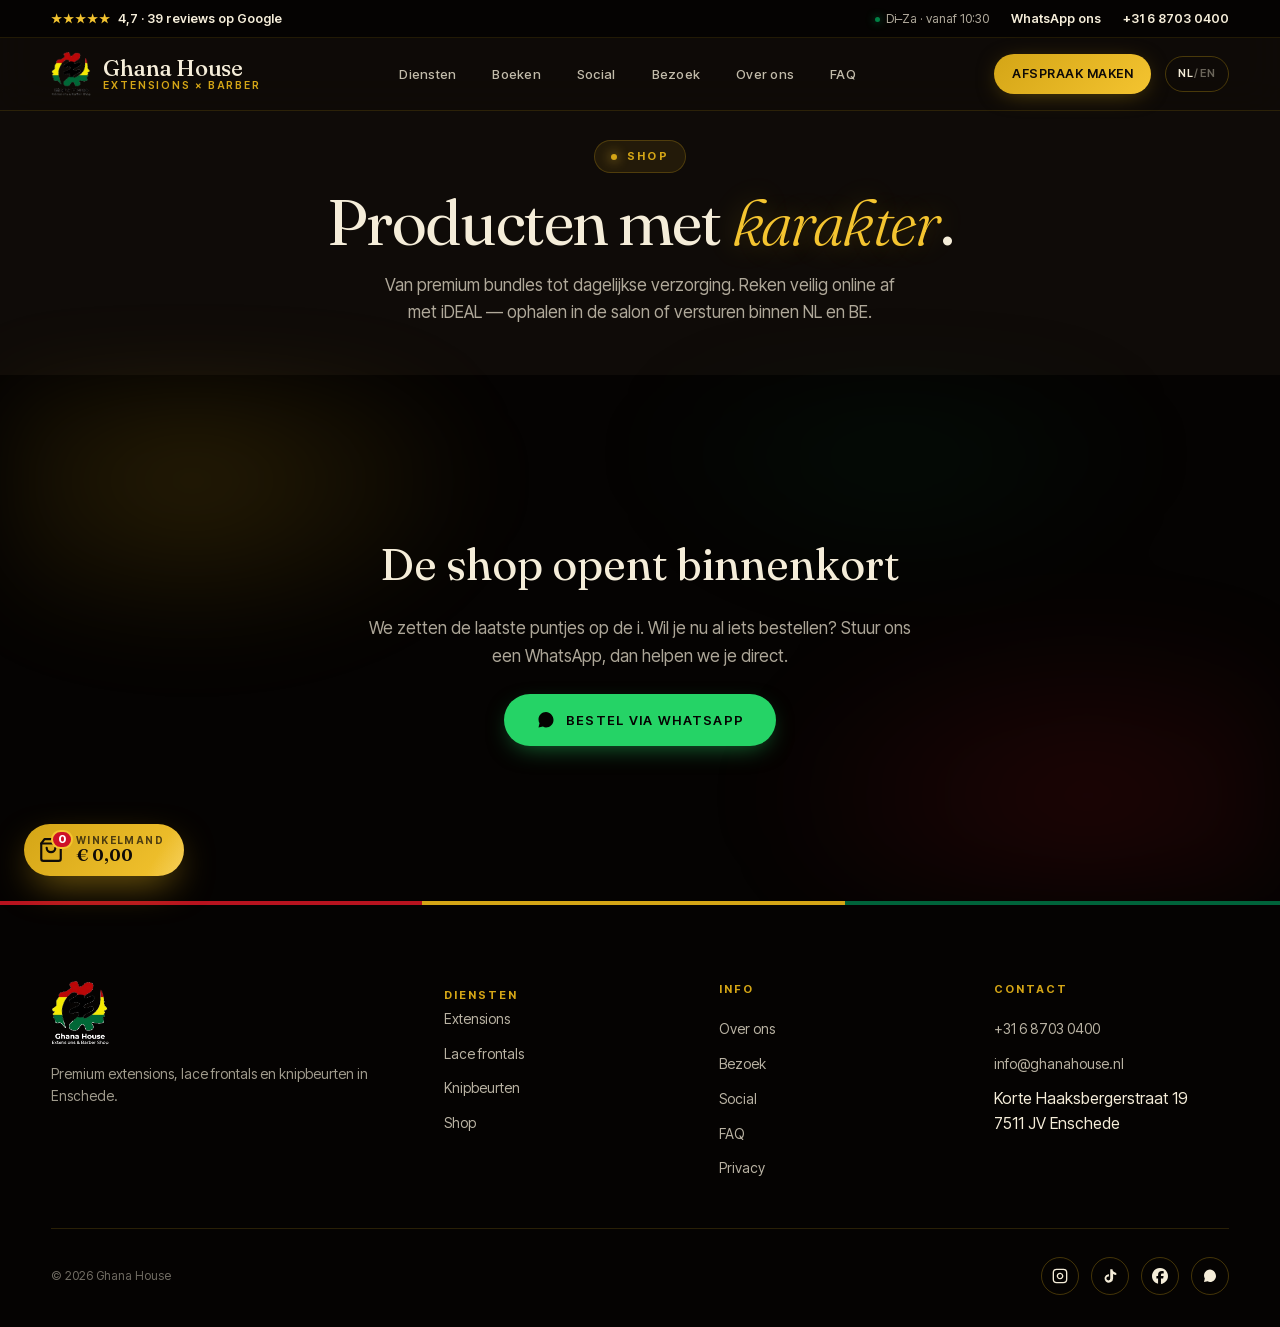
<file: shop.html>
<!DOCTYPE html>
<html lang="nl">
<head>
  <meta charset="UTF-8" />
  <meta name="viewport" content="width=device-width, initial-scale=1.0, viewport-fit=cover" />
  <meta name="theme-color" content="#0F0B08" />
  <title data-nl="Shop — Ghana House" data-en="Shop — Ghana House">Shop — Ghana House</title>
  <meta name="description" data-nl="De Ghana House shop: premium bundles, frontals, verzorging en accessoires. Ophalen in de salon of versturen in NL en BE." data-en="The Ghana House shop: premium bundles, frontals, hair care and accessories. Pick up in the salon or shipped in NL and BE." content="De Ghana House shop: premium bundles, frontals, verzorging en accessoires. Ophalen in de salon of versturen." />
  <link rel="icon" type="image/png" href="/favicon.png" />
  <link rel="canonical" href="https://ghanahouse.nl/shop" />
  <meta property="og:type" content="website" />
  <meta property="og:site_name" content="Ghana House" />
  <meta property="og:title" content="Shop — Ghana House" />
  <meta property="og:url" content="https://ghanahouse.nl/shop" />
  <meta property="og:image" content="https://ghanahouse.nl/og.png" />
  <meta property="og:image:width" content="1200" />
  <meta property="og:image:height" content="630" />
  <link rel="preload" href="fonts/fraunces-normal-latin.woff2" as="font" type="font/woff2" crossorigin />
  <link rel="preload" href="fonts/intertight-normal-latin.woff2" as="font" type="font/woff2" crossorigin />
  <link rel="stylesheet" href="styles.css?v=10" />
</head>
<body>
  <a class="skip-link" href="#main"><span data-lang="nl">Naar inhoud</span><span data-lang="en">Skip to content</span></a>

  <header class="site-header has-bar">
    <div class="utility-bar">
      <div class="utility-bar-inner">
        <a class="u-rating" href="https://share.google/lDGjUx62SWGhLpPBK" target="_blank" rel="noopener">
          <span class="u-stars">★★★★★</span>
          <span data-lang="nl">4,7 · 39 reviews op Google</span><span data-lang="en">4.7 · 39 reviews on Google</span>
        </a>
        <div class="u-right">
          <span class="u-hide"><span class="u-dot"></span><span data-lang="nl">Di–Za · vanaf 10:30</span><span data-lang="en">Tue–Sat · from 10:30</span></span>
          <a href="https://wa.me/31687030400" target="_blank" rel="noopener"><span data-lang="nl">WhatsApp ons</span><span data-lang="en">WhatsApp us</span></a>
          <a href="tel:+31687030400">+31 6 8703 0400</a>
        </div>
      </div>
    </div>
    <div class="header-inner">
      <a href="/" class="brand-logo">
        <img src="logo.png" alt="Ghana House" />
        <div class="brand-logo-text"><span>Ghana House</span><small>Extensions × Barber</small></div>
      </a>
      <nav class="main-nav">
        <a href="/services"><span data-lang="nl">Diensten</span><span data-lang="en">Services</span></a>
        <a href="/booking"><span data-lang="nl">Boeken</span><span data-lang="en">Book</span></a>
        <a href="/social"><span data-lang="nl">Social</span><span data-lang="en">Social</span></a>
        <a href="/visit"><span data-lang="nl">Bezoek</span><span data-lang="en">Visit</span></a>
        <a href="/about"><span data-lang="nl">Over ons</span><span data-lang="en">About</span></a>
        <a href="/faq">FAQ</a>
      </nav>
      <div class="header-actions">
        <a href="#" data-wa="booking" target="_blank" rel="noopener" class="btn btn-gold header-cta"><span data-lang="nl">Afspraak maken</span><span data-lang="en">Book now</span></a>
        <button class="lang-toggle" type="button" id="langToggle" aria-label="Switch language"><span class="lang-nl">NL</span><span style="opacity:.4">/</span><span class="lang-en">EN</span></button>
        <button class="menu-toggle" type="button" id="menuToggle" aria-label="Open menu">
          <svg viewBox="0 0 24 24" fill="none" stroke="currentColor" stroke-width="2"><line x1="3" y1="6" x2="21" y2="6"/><line x1="3" y1="12" x2="21" y2="12"/><line x1="3" y1="18" x2="21" y2="18"/></svg>
        </button>
      </div>
    </div>
  </header>

  <div class="mobile-menu" id="mobileMenu" aria-hidden="true">
    <button class="mobile-menu-close" type="button" id="menuClose" aria-label="Close menu">
      <svg viewBox="0 0 24 24" width="20" height="20" fill="none" stroke="currentColor" stroke-width="2"><line x1="18" y1="6" x2="6" y2="18"/><line x1="6" y1="6" x2="18" y2="18"/></svg>
    </button>
    <a href="#" data-wa="booking" target="_blank" rel="noopener" class="btn btn-gold mm-cta"><svg viewBox="0 0 32 32" width="18" height="18" fill="currentColor" aria-hidden="true"><path d="M16.003 3C9.382 3 4 8.383 4 15c0 2.124.555 4.193 1.61 6.014L4 28l7.18-1.586A11.94 11.94 0 0 0 16.003 28C22.624 28 28 22.617 28 16S22.624 3 16.003 3z"/></svg> <span data-lang="nl">Afspraak via WhatsApp</span><span data-lang="en">Book via WhatsApp</span></a>
    <nav>
      <a href="/services" class="m-link"><span data-lang="nl">Diensten</span><span data-lang="en">Services</span></a>
      <a href="/booking" class="m-link"><span data-lang="nl">Boeken</span><span data-lang="en">Book</span></a>
      <a href="/social" class="m-link"><span data-lang="nl">Social</span><span data-lang="en">Social</span></a>
      <a href="/visit" class="m-link"><span data-lang="nl">Bezoek</span><span data-lang="en">Visit</span></a>
      <a href="/about" class="m-link"><span data-lang="nl">Over ons</span><span data-lang="en">About</span></a>
      <a href="/faq" class="m-link">FAQ</a>
    </nav>
  </div>

  <main id="main" tabindex="-1" style="padding-top: 140px;">
    <section class="section-dark" style="padding-bottom: 50px;">
      <div class="container-narrow" style="text-align: center;">
        <span class="eyebrow reveal">Shop</span>
        <h1 class="section-title reveal reveal-delay-1" style="margin-top: 16px;"><span data-lang="nl">Producten met <em>karakter</em>.</span><span data-lang="en">Products with <em>character</em>.</span></h1>
        <p class="section-intro reveal reveal-delay-2" style="margin: 18px auto 0;"><span data-lang="nl">Van premium bundles tot dagelijkse verzorging. Reken veilig online af met iDEAL — ophalen in de salon of versturen binnen NL en BE.</span><span data-lang="en">From premium bundles to daily care. Pay securely online — pick up in the salon or have it shipped within NL and BE.</span></p>
      </div>
    </section>

    <section class="section-noir">
      <div class="container">
        <div id="shopLoading" class="availability-loading"><span data-lang="nl">Producten laden…</span><span data-lang="en">Loading products…</span></div>

        <div id="shopComing" class="shop-coming" hidden>
          <h2><span data-lang="nl">De shop opent binnenkort</span><span data-lang="en">The shop opens soon</span></h2>
          <p><span data-lang="nl">We zetten de laatste puntjes op de i. Wil je nu al iets bestellen? Stuur ons een WhatsApp, dan helpen we je direct.</span><span data-lang="en">We're putting the finishing touches in place. Want to order now? Send us a WhatsApp and we'll help you right away.</span></p>
          <div style="margin-top: 24px;">
            <a href="#" data-wa="generic" target="_blank" rel="noopener" class="btn btn-wa">
              <svg viewBox="0 0 32 32" width="18" height="18" fill="currentColor"><path d="M16.003 3C9.382 3 4 8.383 4 15c0 2.124.555 4.193 1.61 6.014L4 28l7.18-1.586A11.94 11.94 0 0 0 16.003 28C22.624 28 28 22.617 28 16S22.624 3 16.003 3z"/></svg>
              <span data-lang="nl">Bestel via WhatsApp</span><span data-lang="en">Order via WhatsApp</span>
            </a>
          </div>
        </div>

        <div id="shopMain" hidden>
          <div class="shop-filters" id="shopFilters"></div>
          <div class="shop-grid" id="shopGrid"></div>
        </div>
      </div>
    </section>
  </main>

  <!-- ===== Winkelmand: zwevende knop + slide-in drawer ===== -->
  <button class="cart-fab" id="cartFab" type="button" hidden aria-label="Open winkelmand">
    <span class="cart-fab-bag">
      <svg viewBox="0 0 24 24" fill="none" stroke="currentColor" stroke-width="2" stroke-linecap="round" stroke-linejoin="round"><path d="M6 2 3 6v14a2 2 0 0 0 2 2h14a2 2 0 0 0 2-2V6l-3-4Z"/><path d="M3 6h18"/><path d="M16 10a4 4 0 0 1-8 0"/></svg>
      <span class="cart-fab-count" id="cartFabCount">0</span>
    </span>
    <span class="cart-fab-meta">
      <small data-lang="nl">Winkelmand</small><small data-lang="en">Cart</small>
      <strong id="cartFabTotal">€ 0,00</strong>
    </span>
  </button>

  <div class="cart-drawer" id="cartDrawer" aria-hidden="true">
    <div class="cart-drawer-scrim" id="cartDrawerScrim"></div>
    <aside class="cart-drawer-panel" role="dialog" aria-modal="true" aria-label="Winkelmand">
      <div class="cart-drawer-head">
        <h3><span data-lang="nl">Jouw winkelmand</span><span data-lang="en">Your cart</span></h3>
        <button class="cart-drawer-close" id="cartDrawerClose" type="button" aria-label="Sluiten">
          <svg viewBox="0 0 24 24" width="22" height="22" fill="none" stroke="currentColor" stroke-width="2" stroke-linecap="round"><line x1="18" y1="6" x2="6" y2="18"/><line x1="6" y1="6" x2="18" y2="18"/></svg>
        </button>
      </div>

      <div class="cart-drawer-body">
        <div id="cartLines"><div class="cart-empty"><span data-lang="nl">Je mand is nog leeg.</span><span data-lang="en">Your cart is empty.</span></div></div>
        <div class="cart-totals" id="cartTotals" hidden></div>

        <form id="checkoutForm" class="form-grid" hidden>
          <div class="checkout-step-label"><span data-lang="nl">Jouw gegevens</span><span data-lang="en">Your details</span></div>
          <div class="form-field">
            <label data-lang="nl">Naam *</label><label data-lang="en">Name *</label>
            <input type="text" name="name" autocomplete="name" required />
          </div>
          <div class="form-row">
            <div class="form-field">
              <label>E-mail *</label>
              <input type="email" name="email" autocomplete="email" required />
            </div>
            <div class="form-field">
              <label data-lang="nl">Telefoon</label><label data-lang="en">Phone</label>
              <input type="tel" name="phone" autocomplete="tel" placeholder="+31 6 ..." />
            </div>
          </div>

          <div class="form-field">
            <label data-lang="nl">Levering</label><label data-lang="en">Delivery</label>
            <div class="checkout-deliv">
              <label class="deliv-opt active" id="optPickup">
                <input type="radio" name="delivery" value="pickup" checked />
                <b><span data-lang="nl">Ophalen</span><span data-lang="en">Pick up</span></b>
                <small><span data-lang="nl">Gratis · in de salon</span><span data-lang="en">Free · in the salon</span></small>
              </label>
              <label class="deliv-opt" id="optShip">
                <input type="radio" name="delivery" value="ship" />
                <b><span data-lang="nl">Versturen</span><span data-lang="en">Ship</span></b>
                <small data-ship-cost>NL &amp; BE</small>
              </label>
            </div>
          </div>

          <div id="shipFields">
            <div class="form-field">
              <label data-lang="nl">Straat + huisnummer *</label><label data-lang="en">Street + number *</label>
              <input type="text" name="street" autocomplete="street-address" />
            </div>
            <div class="form-row">
              <div class="form-field">
                <label data-lang="nl">Postcode *</label><label data-lang="en">Postcode *</label>
                <input type="text" name="postal" autocomplete="postal-code" />
              </div>
              <div class="form-field">
                <label data-lang="nl">Plaats *</label><label data-lang="en">City *</label>
                <input type="text" name="city" autocomplete="address-level2" />
              </div>
            </div>
            <div class="form-field">
              <label data-lang="nl">Land</label><label data-lang="en">Country</label>
              <select name="country">
                <option value="Nederland">Nederland</option>
                <option value="België">België</option>
              </select>
            </div>
          </div>

          <button type="submit" class="btn btn-gold" id="payBtn">
            <span data-lang="nl">Veilig betalen met iDEAL</span><span data-lang="en">Pay securely</span>
          </button>
          <div class="form-status" id="checkoutStatus"></div>
          <p class="checkout-fineprint"><span data-lang="nl">Betaling via Mollie · iDEAL, creditcard, Apple Pay</span><span data-lang="en">Payment via Mollie · iDEAL, card, Apple Pay</span></p>
        </form>
      </div>

      <div class="cart-drawer-foot">
        <button class="btn btn-gold cart-checkout-btn" id="toCheckout" hidden><span data-lang="nl">Afrekenen</span><span data-lang="en">Checkout</span></button>
        <button class="cart-keep-shopping" id="cartKeepShopping" type="button"><span data-lang="nl">Verder winkelen</span><span data-lang="en">Keep shopping</span></button>
      </div>
    </aside>
  </div>

  <footer class="site-footer">
    <div class="footer-inner">
      <div class="footer-grid">
        <div class="footer-brand">
          <img src="logo-light.png" alt="Ghana House" />
          <p><span data-lang="nl">Premium extensions, lace frontals en knipbeurten in Enschede.</span><span data-lang="en">Premium extensions, lace frontals and cuts in Enschede.</span></p>
        </div>
        <div class="footer-col">
          <h4 data-lang="nl">Diensten</h4><h4 data-lang="en">Services</h4>
          <ul><li><a href="/services">Extensions</a></li><li><a href="/services">Lace frontals</a></li><li><a href="/services"><span data-lang="nl">Knipbeurten</span><span data-lang="en">Cuts</span></a></li><li><a href="/shop">Shop</a></li></ul>
        </div>
        <div class="footer-col">
          <h4>Info</h4>
          <ul><li><a href="/about"><span data-lang="nl">Over ons</span><span data-lang="en">About</span></a></li><li><a href="/visit"><span data-lang="nl">Bezoek</span><span data-lang="en">Visit</span></a></li><li><a href="/social">Social</a></li><li><a href="/faq">FAQ</a></li><li><a href="/privacy">Privacy</a></li></ul>
        </div>
        <div class="footer-col">
          <h4>Contact</h4>
          <ul><li><a href="tel:+31687030400">+31 6 8703 0400</a></li><li><a href="mailto:info@ghanahouse.nl">info@ghanahouse.nl</a></li><li>Korte Haaksbergerstraat 19<br />7511 JV Enschede</li></ul>
        </div>
      </div>
      <div class="footer-bottom">
        <div>© <span id="year"></span> Ghana House</div>
        <div class="footer-socials">
          <a href="https://instagram.com/extensions_barbershop" target="_blank" rel="noopener" aria-label="Instagram"><svg viewBox="0 0 24 24" fill="none" stroke="currentColor" stroke-width="2"><rect x="2" y="2" width="20" height="20" rx="5"/><path d="M16 11.37A4 4 0 1 1 12.63 8 4 4 0 0 1 16 11.37z"/><line x1="17.5" y1="6.5" x2="17.51" y2="6.5"/></svg></a>
          <a href="https://tiktok.com/@extensions_barbershop" target="_blank" rel="noopener" aria-label="TikTok"><svg viewBox="0 0 24 24" fill="currentColor"><path d="M19.59 6.69a4.83 4.83 0 0 1-3.77-4.25V2h-3.45v13.67a2.89 2.89 0 0 1-5.2 1.74 2.89 2.89 0 0 1 2.31-4.64 2.93 2.93 0 0 1 .88.13V9.4a6.84 6.84 0 0 0-1-.05A6.33 6.33 0 0 0 5.8 20.1a6.34 6.34 0 0 0 10.86-4.43V9.05a8.16 8.16 0 0 0 4.77 1.52V7.5a4.85 4.85 0 0 1-1.84-.81z"/></svg></a>
          <a href="https://facebook.com/vickyronny" target="_blank" rel="noopener" aria-label="Facebook"><svg viewBox="0 0 24 24" fill="currentColor"><path d="M9.101 23.691v-7.98H6.627v-3.667h2.474v-1.58c0-4.085 1.848-5.978 5.858-5.978.401 0 .955.042 1.468.103a8.68 8.68 0 0 1 1.141.195v3.325a8.623 8.623 0 0 0-.653-.036 26.805 26.805 0 0 0-.733-.009c-.707 0-1.259.096-1.675.309a1.686 1.686 0 0 0-.679.622c-.258.42-.374.995-.374 1.752v1.297h3.919l-.386 2.103-.287 1.564h-3.246v8.245C19.396 23.238 24 18.179 24 12.044c0-6.627-5.373-12-12-12s-12 5.373-12 12c0 5.628 3.874 10.35 9.101 11.647Z"/></svg></a>
          <a href="https://wa.me/31687030400" target="_blank" rel="noopener" aria-label="WhatsApp"><svg viewBox="0 0 32 32" fill="currentColor"><path d="M16.003 3C9.382 3 4 8.383 4 15c0 2.124.555 4.193 1.61 6.014L4 28l7.18-1.586A11.94 11.94 0 0 0 16.003 28C22.624 28 28 22.617 28 16S22.624 3 16.003 3z"/></svg></a>
        </div>
      </div>
    </div>
  </footer>
  <div class="action-bar">
    <a href="#" data-wa="booking" target="_blank" rel="noopener" class="btn btn-gold"><svg viewBox="0 0 32 32" width="18" height="18" fill="currentColor"><path d="M16.003 3C9.382 3 4 8.383 4 15c0 2.124.555 4.193 1.61 6.014L4 28l7.18-1.586A11.94 11.94 0 0 0 16.003 28C22.624 28 28 22.617 28 16S22.624 3 16.003 3z"/></svg>
      WhatsApp</a>
    <a href="/booking" class="btn btn-outline"><span data-lang="nl">Online boeken</span><span data-lang="en">Book online</span></a>
  </div>


  <script>document.getElementById('year').textContent = new Date().getFullYear();</script>
  <script src="script.js?v=10"></script>
  <script src="shop.js?v=10"></script>
</body>
</html>
</file>
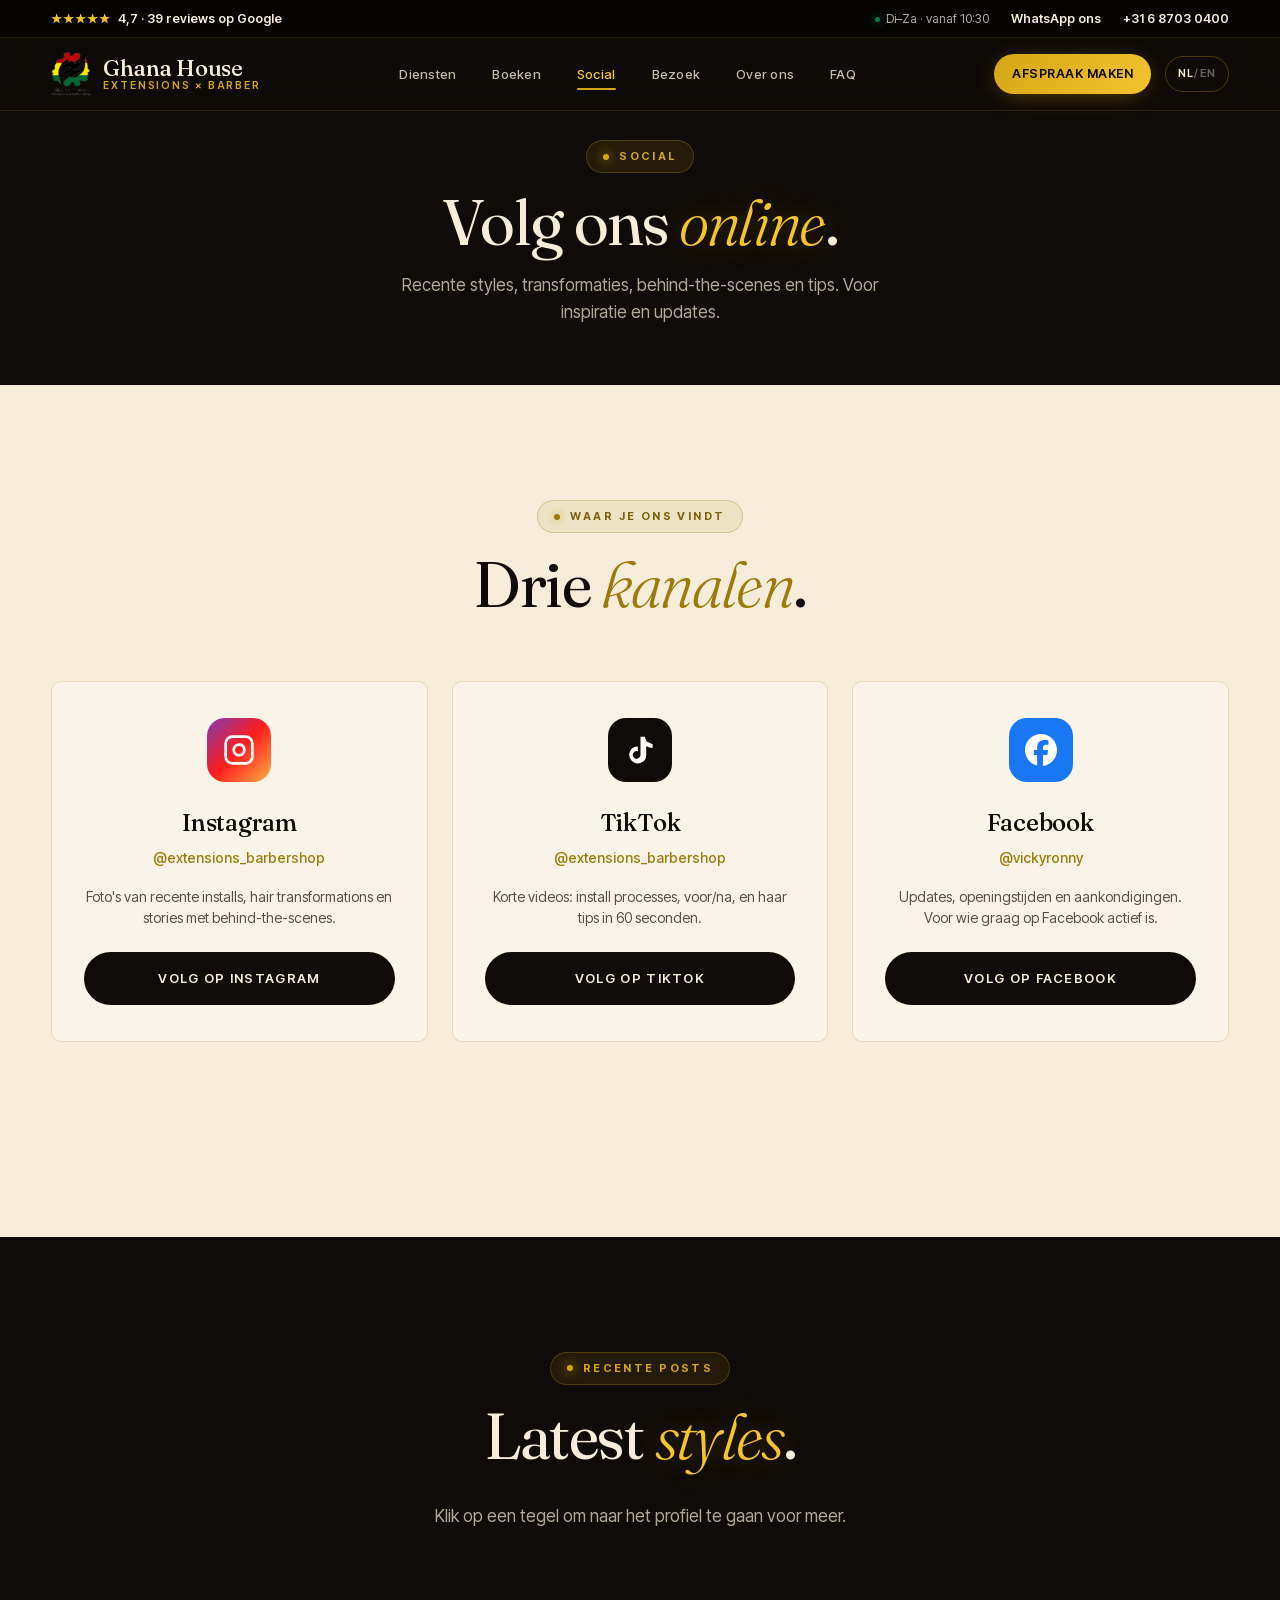
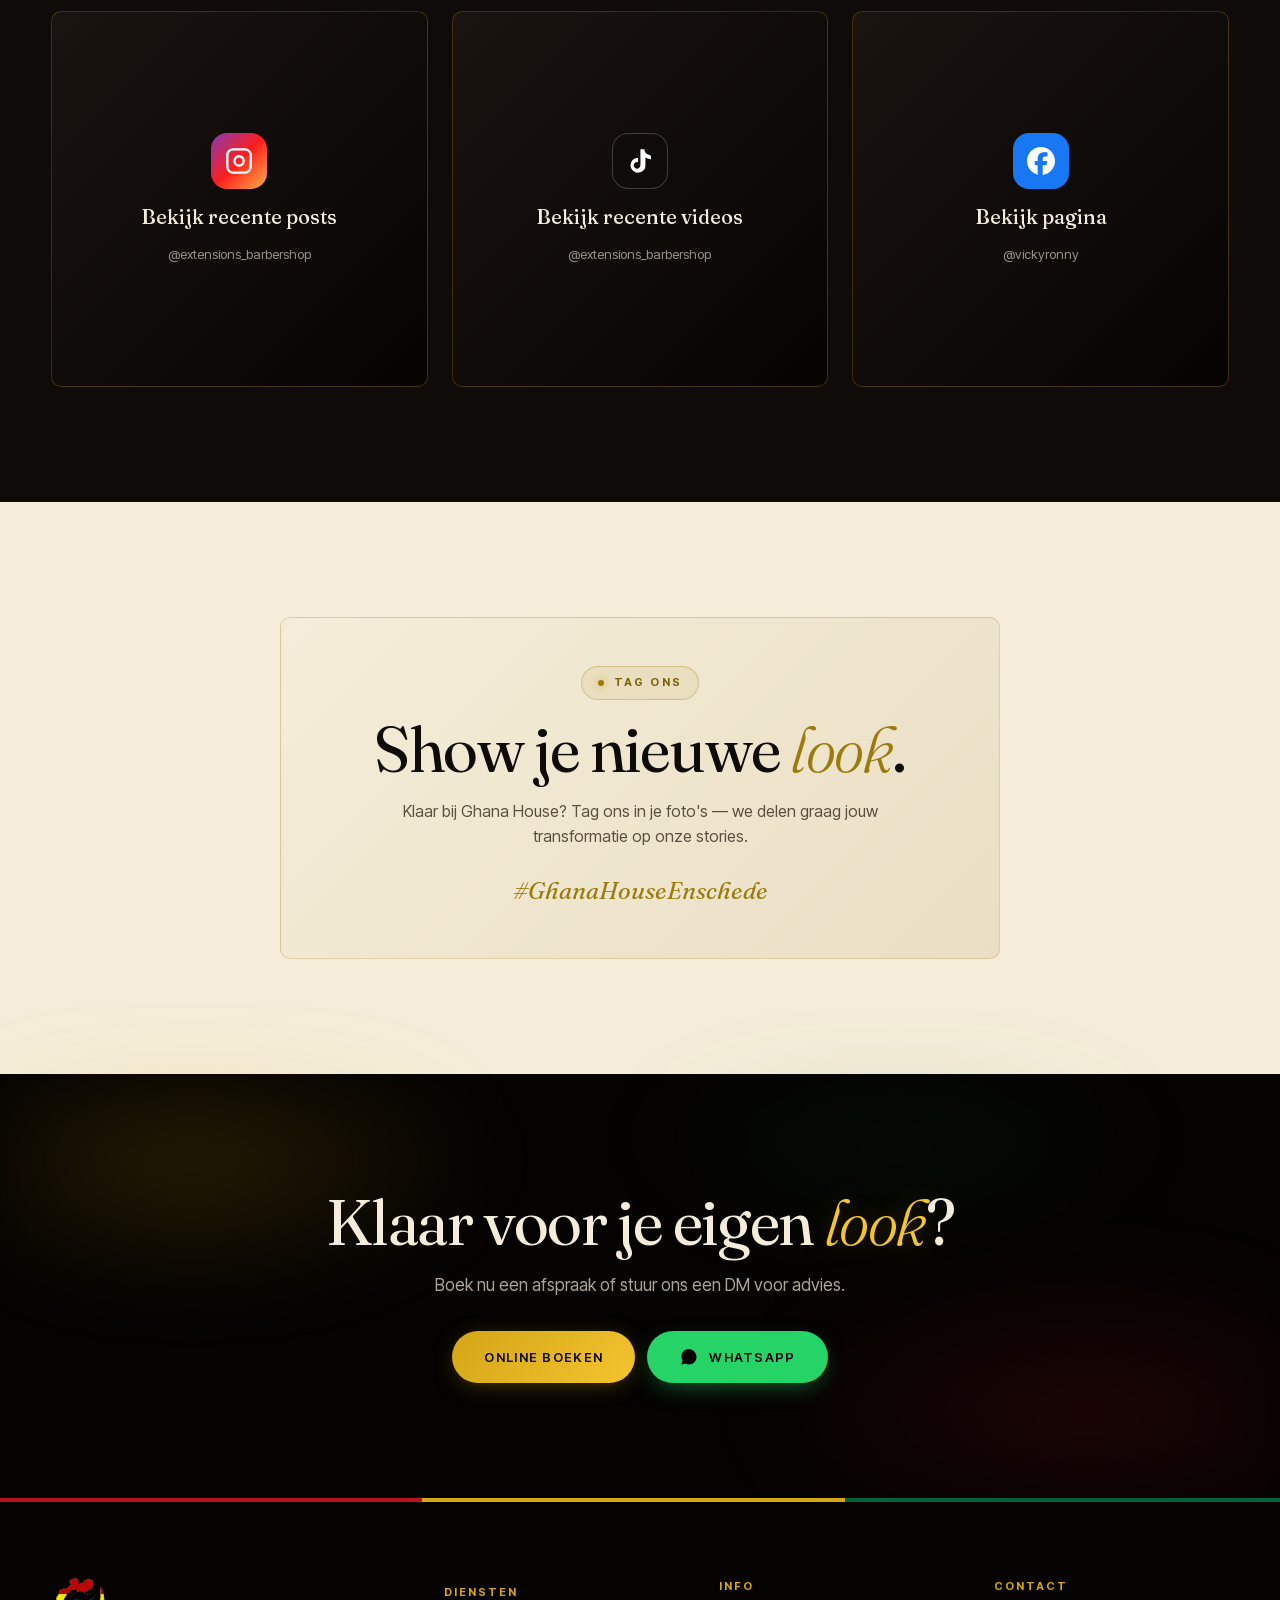
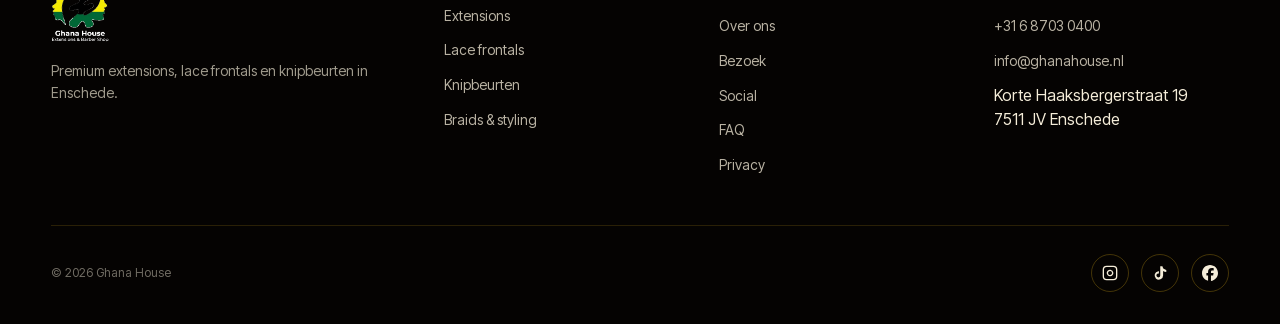
<file: social.html>
<!DOCTYPE html>
<html lang="nl">
<head>
  <meta charset="UTF-8" />
  <meta name="viewport" content="width=device-width, initial-scale=1.0, viewport-fit=cover" />
  <meta name="theme-color" content="#0F0B08" />
  <title data-nl="Social — Ghana House" data-en="Social — Ghana House">Social — Ghana House</title>
  <meta name="description" data-nl="Volg Ghana House op Instagram, TikTok en Facebook. Recente styles, behind-the-scenes en client transformaties." data-en="Follow Ghana House on Instagram, TikTok and Facebook. Recent styles, behind-the-scenes and client transformations." content="Volg Ghana House op Instagram, TikTok en Facebook. Recente styles, behind-the-scenes en client transformaties." />
  <link rel="icon" type="image/png" href="/favicon.png" />
  <link rel="canonical" href="https://ghanahouse.nl/social" />
  <meta property="og:type" content="website" />
  <meta property="og:site_name" content="Ghana House" />
  <meta property="og:title" content="Social — Ghana House" />
  <meta property="og:description" content="Volg Ghana House op Instagram, TikTok en Facebook. Recente styles, behind-the-scenes en client transformaties." />
  <meta property="og:url" content="https://ghanahouse.nl/social" />
  <meta property="og:image" content="https://ghanahouse.nl/og.png" />
  <meta property="og:image:width" content="1200" />
  <meta property="og:image:height" content="630" />
  <meta property="og:locale" content="nl_NL" />
  <meta property="og:locale:alternate" content="en_GB" />
  <meta name="twitter:card" content="summary_large_image" />
  <meta name="twitter:title" content="Social — Ghana House" />
  <meta name="twitter:description" content="Volg Ghana House op Instagram, TikTok en Facebook. Recente styles, behind-the-scenes en client transformaties." />
  <meta name="twitter:image" content="https://ghanahouse.nl/og.png" />
  <link rel="preload" href="fonts/fraunces-normal-latin.woff2" as="font" type="font/woff2" crossorigin />
  <link rel="preload" href="fonts/intertight-normal-latin.woff2" as="font" type="font/woff2" crossorigin />
  <link rel="stylesheet" href="styles.css?v=10" />
  <style>
    /* Page-specific styles */
    .social-platform-card .btn { width: 100%; }
    .social-platform-stats {
      display: flex;
      justify-content: center;
      gap: 24px;
      margin: 16px 0;
      font-size: 12px;
      color: rgba(245, 237, 217, 0.55);
    }
    .social-platform-stat strong {
      display: block;
      font-family: var(--font-display);
      font-size: 22px;
      color: var(--cream);
      font-weight: 500;
    }

    /* Static fallback tile when no embed URL given */
    .social-fallback-tile {
      background: linear-gradient(135deg, var(--noir-soft) 0%, var(--noir-deep) 100%);
      border-radius: var(--radius-md);
      aspect-ratio: 1/1;
      display: flex;
      align-items: center;
      justify-content: center;
      flex-direction: column;
      gap: 12px;
      padding: 32px;
      text-align: center;
      position: relative;
      overflow: hidden;
      border: 1px solid rgba(212, 165, 22, 0.25);
      transition: all 0.3s;
    }
    .social-fallback-tile::before {
      content: '';
      position: absolute;
      inset: 0;
      background: radial-gradient(circle at 50% 50%, rgba(212, 165, 22, 0.12), transparent 60%);
      opacity: 0;
      transition: opacity 0.3s;
    }
    .social-fallback-tile:hover { transform: translateY(-4px); border-color: var(--gold); }
    .social-fallback-tile:hover::before { opacity: 1; }
    .social-fallback-tile .tile-icon {
      width: 56px; height: 56px;
      display: flex; align-items: center; justify-content: center;
      border-radius: 16px;
      position: relative; z-index: 1;
    }
    .social-fallback-tile.instagram .tile-icon { background: linear-gradient(135deg, #833AB4 0%, #FD1D1D 50%, #FCB045 100%); }
    .social-fallback-tile.tiktok .tile-icon { background: var(--noir); border: 1px solid rgba(255,255,255,0.2); }
    .social-fallback-tile.facebook .tile-icon { background: #1877F2; }
    .social-fallback-tile .tile-icon svg { width: 28px; height: 28px; color: white; }
    .social-fallback-tile h4 {
      font-family: var(--font-display);
      font-size: 20px;
      font-weight: 500;
      margin: 0;
      color: var(--cream);
      position: relative; z-index: 1;
    }
    .social-fallback-tile p {
      font-size: 13px;
      color: rgba(245, 237, 217, 0.6);
      margin: 0;
      position: relative; z-index: 1;
    }

    /* Real embed wrapper — keeps things consistent height */
    .social-embed-wrap {
      border-radius: var(--radius-md);
      overflow: hidden;
      background: var(--noir-soft);
      border: 1px solid rgba(212, 165, 22, 0.2);
      min-height: 400px;
      display: flex;
      flex-direction: column;
    }
    .social-embed-wrap iframe {
      border: 0;
      width: 100%;
      flex: 1;
    }
    .social-embed-label {
      display: flex;
      align-items: center;
      gap: 8px;
      padding: 14px 18px;
      font-size: 11px;
      letter-spacing: 0.14em;
      text-transform: uppercase;
      font-weight: 700;
      color: var(--gold);
      border-bottom: 1px solid rgba(212, 165, 22, 0.15);
    }
    .social-embed-label svg { width: 14px; height: 14px; }

    /* "How to get the most from social" callout */
    .social-callout {
      background: linear-gradient(135deg, rgba(212, 165, 22, 0.08) 0%, rgba(184, 19, 31, 0.05) 100%);
      border: 1px solid rgba(212, 165, 22, 0.25);
      border-radius: var(--radius-md);
      padding: 32px;
      text-align: center;
      max-width: 720px;
      margin: 0 auto;
    }
    .social-callout h3 {
      font-family: var(--font-display);
      font-size: 26px;
      margin: 0 0 12px;
      font-weight: 500;
    }
    .social-callout p {
      color: rgba(245, 237, 217, 0.7);
      margin: 0 0 20px;
    }

    @media (max-width: 600px) {
      .social-embed-wrap { min-height: 360px; }
    }
  </style>
</head>
<body>
  <a class="skip-link" href="#main"><span data-lang="nl">Naar inhoud</span><span data-lang="en">Skip to content</span></a>

  <header class="site-header has-bar">
    <div class="utility-bar">
      <div class="utility-bar-inner">
        <a class="u-rating" href="https://share.google/lDGjUx62SWGhLpPBK" target="_blank" rel="noopener">
          <span class="u-stars">★★★★★</span>
          <span data-lang="nl">4,7 · 39 reviews op Google</span><span data-lang="en">4.7 · 39 reviews on Google</span>
        </a>
        <div class="u-right">
          <span class="u-hide"><span class="u-dot"></span><span data-lang="nl">Di–Za · vanaf 10:30</span><span data-lang="en">Tue–Sat · from 10:30</span></span>
          <a href="https://wa.me/31687030400" target="_blank" rel="noopener"><span data-lang="nl">WhatsApp ons</span><span data-lang="en">WhatsApp us</span></a>
          <a href="tel:+31687030400">+31 6 8703 0400</a>
        </div>
      </div>
    </div>
    <div class="header-inner">
      <a href="/" class="brand-logo">
        <img src="logo.png" alt="Ghana House" />
        <div class="brand-logo-text"><span>Ghana House</span><small>Extensions × Barber</small></div>
      </a>
      <nav class="main-nav">
        <a href="/services"><span data-lang="nl">Diensten</span><span data-lang="en">Services</span></a>
        <a href="/booking"><span data-lang="nl">Boeken</span><span data-lang="en">Book</span></a>
        <a href="/social"><span data-lang="nl">Social</span><span data-lang="en">Social</span></a>
        <a href="/visit"><span data-lang="nl">Bezoek</span><span data-lang="en">Visit</span></a>
        <a href="/about"><span data-lang="nl">Over ons</span><span data-lang="en">About</span></a>
        <a href="/faq">FAQ</a>
      </nav>
      <div class="header-actions">
        <a href="#" data-wa="booking" target="_blank" rel="noopener" class="btn btn-gold header-cta"><span data-lang="nl">Afspraak maken</span><span data-lang="en">Book now</span></a>
        <button class="lang-toggle" type="button" id="langToggle" aria-label="Switch language"><span class="lang-nl">NL</span><span style="opacity:.4">/</span><span class="lang-en">EN</span></button>
        <button class="menu-toggle" type="button" id="menuToggle" aria-label="Open menu">
          <svg viewBox="0 0 24 24" fill="none" stroke="currentColor" stroke-width="2"><line x1="3" y1="6" x2="21" y2="6"/><line x1="3" y1="12" x2="21" y2="12"/><line x1="3" y1="18" x2="21" y2="18"/></svg>
        </button>
      </div>
    </div>
  </header>

  <div class="mobile-menu" id="mobileMenu" aria-hidden="true">
    <button class="mobile-menu-close" type="button" id="menuClose" aria-label="Close menu">
      <svg viewBox="0 0 24 24" width="20" height="20" fill="none" stroke="currentColor" stroke-width="2"><line x1="18" y1="6" x2="6" y2="18"/><line x1="6" y1="6" x2="18" y2="18"/></svg>
    </button>
    <a href="#" data-wa="booking" target="_blank" rel="noopener" class="btn btn-gold mm-cta"><svg viewBox="0 0 32 32" width="18" height="18" fill="currentColor" aria-hidden="true"><path d="M16.003 3C9.382 3 4 8.383 4 15c0 2.124.555 4.193 1.61 6.014L4 28l7.18-1.586A11.94 11.94 0 0 0 16.003 28C22.624 28 28 22.617 28 16S22.624 3 16.003 3z"/></svg> <span data-lang="nl">Afspraak via WhatsApp</span><span data-lang="en">Book via WhatsApp</span></a>
    <nav>
      <a href="/services" class="m-link"><span data-lang="nl">Diensten</span><span data-lang="en">Services</span></a>
      <a href="/booking" class="m-link"><span data-lang="nl">Boeken</span><span data-lang="en">Book</span></a>
      <a href="/social" class="m-link"><span data-lang="nl">Social</span><span data-lang="en">Social</span></a>
      <a href="/visit" class="m-link"><span data-lang="nl">Bezoek</span><span data-lang="en">Visit</span></a>
      <a href="/about" class="m-link"><span data-lang="nl">Over ons</span><span data-lang="en">About</span></a>
      <a href="/faq" class="m-link">FAQ</a>
    </nav>
    <div class="mobile-menu-foot">
      <span class="mm-label"><span data-lang="nl">Volg ons</span><span data-lang="en">Follow us</span></span>
      <div class="mm-icons">
      <a href="https://instagram.com/extensions_barbershop" target="_blank" rel="noopener" aria-label="Instagram"><svg viewBox="0 0 24 24" fill="none" stroke="currentColor" stroke-width="2"><rect x="2" y="2" width="20" height="20" rx="5"/><path d="M16 11.37A4 4 0 1 1 12.63 8 4 4 0 0 1 16 11.37z"/><line x1="17.5" y1="6.5" x2="17.51" y2="6.5"/></svg></a>
      <a href="https://tiktok.com/@extensions_barbershop" target="_blank" rel="noopener" aria-label="TikTok"><svg viewBox="0 0 24 24" fill="currentColor"><path d="M19.59 6.69a4.83 4.83 0 0 1-3.77-4.25V2h-3.45v13.67a2.89 2.89 0 0 1-5.2 1.74 2.89 2.89 0 0 1 2.31-4.64 2.93 2.93 0 0 1 .88.13V9.4a6.84 6.84 0 0 0-1-.05A6.33 6.33 0 0 0 5.8 20.1a6.34 6.34 0 0 0 10.86-4.43V9.05a8.16 8.16 0 0 0 4.77 1.52V7.5a4.85 4.85 0 0 1-1.84-.81z"/></svg></a>
      <a href="https://facebook.com/vickyronny" target="_blank" rel="noopener" aria-label="Facebook"><svg viewBox="0 0 24 24" fill="currentColor"><path d="M9.101 23.691v-7.98H6.627v-3.667h2.474v-1.58c0-4.085 1.848-5.978 5.858-5.978.401 0 .955.042 1.468.103a8.68 8.68 0 0 1 1.141.195v3.325a8.623 8.623 0 0 0-.653-.036 26.805 26.805 0 0 0-.733-.009c-.707 0-1.259.096-1.675.309a1.686 1.686 0 0 0-.679.622c-.258.42-.374.995-.374 1.752v1.297h3.919l-.386 2.103-.287 1.564h-3.246v8.245C19.396 23.238 24 18.179 24 12.044c0-6.627-5.373-12-12-12s-12 5.373-12 12c0 5.628 3.874 10.35 9.101 11.647Z"/></svg></a>
      <a href="https://wa.me/31687030400" target="_blank" rel="noopener" aria-label="WhatsApp"><svg viewBox="0 0 32 32" fill="currentColor"><path d="M16.003 3C9.382 3 4 8.383 4 15c0 2.124.555 4.193 1.61 6.014L4 28l7.18-1.586A11.94 11.94 0 0 0 16.003 28C22.624 28 28 22.617 28 16S22.624 3 16.003 3z"/></svg></a>
      </div>
    </div>
  </div>

  <main id="main" tabindex="-1" style="padding-top: 140px;">

    <!-- HERO -->
    <section class="section-dark" style="padding-bottom: 60px;">
      <div class="container-narrow" style="text-align: center;">
        <span class="eyebrow reveal">Social</span>
        <h1 class="section-title reveal reveal-delay-1" style="margin-top: 16px;"><span data-lang="nl">Volg ons <em>online</em>.</span><span data-lang="en">Follow us <em>online</em>.</span></h1>
        <p class="section-intro reveal reveal-delay-2" style="margin: 18px auto 0;"><span data-lang="nl">Recente styles, transformaties, behind-the-scenes en tips. Voor inspiratie en updates.</span><span data-lang="en">Recent styles, transformations, behind-the-scenes and tips. For inspiration and updates.</span></p>
      </div>
    </section>

    <!-- 3 PLATFORM CARDS -->
    <section class="section-cream">
      <div class="container">
        <div class="section-head center reveal">
          <span class="eyebrow"><span data-lang="nl">Waar je ons vindt</span><span data-lang="en">Where to find us</span></span>
          <h2 class="section-title"><span data-lang="nl">Drie <em>kanalen</em>.</span><span data-lang="en">Three <em>channels</em>.</span></h2>
        </div>

        <div class="social-platforms">
          <!-- Instagram -->
          <div class="social-platform-card instagram reveal" style="background: var(--cream-soft); border-color: rgba(155, 123, 11, 0.2);">
            <div class="social-platform-icon instagram">
              <svg viewBox="0 0 24 24" fill="none" stroke="currentColor" stroke-width="2"><rect x="2" y="2" width="20" height="20" rx="5"/><path d="M16 11.37A4 4 0 1 1 12.63 8 4 4 0 0 1 16 11.37z"/><line x1="17.5" y1="6.5" x2="17.51" y2="6.5"/></svg>
            </div>
            <h3 style="color: var(--noir);">Instagram</h3>
            <div class="social-platform-handle" style="color: var(--gold-deep);">@extensions_barbershop</div>
            <p style="color: var(--neutral-700);"><span data-lang="nl">Foto's van recente installs, hair transformations en stories met behind-the-scenes.</span><span data-lang="en">Photos of recent installs, hair transformations and stories with behind-the-scenes.</span></p>
            <a href="https://instagram.com/extensions_barbershop" target="_blank" rel="noopener" class="btn btn-dark">
              <span data-lang="nl">Volg op Instagram</span><span data-lang="en">Follow on Instagram</span>
            </a>
          </div>

          <!-- TikTok -->
          <div class="social-platform-card tiktok reveal reveal-delay-1" style="background: var(--cream-soft); border-color: rgba(155, 123, 11, 0.2);">
            <div class="social-platform-icon tiktok">
              <svg viewBox="0 0 24 24" fill="currentColor"><path d="M19.59 6.69a4.83 4.83 0 0 1-3.77-4.25V2h-3.45v13.67a2.89 2.89 0 0 1-5.2 1.74 2.89 2.89 0 0 1 2.31-4.64 2.93 2.93 0 0 1 .88.13V9.4a6.84 6.84 0 0 0-1-.05A6.33 6.33 0 0 0 5.8 20.1a6.34 6.34 0 0 0 10.86-4.43V9.05a8.16 8.16 0 0 0 4.77 1.52V7.5a4.85 4.85 0 0 1-1.84-.81z"/></svg>
            </div>
            <h3 style="color: var(--noir);">TikTok</h3>
            <div class="social-platform-handle" style="color: var(--gold-deep);">@extensions_barbershop</div>
            <p style="color: var(--neutral-700);"><span data-lang="nl">Korte videos: install processes, voor/na, en haar tips in 60 seconden.</span><span data-lang="en">Short videos: install processes, before/after, and hair tips in 60 seconds.</span></p>
            <a href="https://tiktok.com/@extensions_barbershop" target="_blank" rel="noopener" class="btn btn-dark">
              <span data-lang="nl">Volg op TikTok</span><span data-lang="en">Follow on TikTok</span>
            </a>
          </div>

          <!-- Facebook -->
          <div class="social-platform-card facebook reveal reveal-delay-2" style="background: var(--cream-soft); border-color: rgba(155, 123, 11, 0.2);">
            <div class="social-platform-icon facebook">
              <svg viewBox="0 0 24 24" fill="currentColor"><path d="M9.101 23.691v-7.98H6.627v-3.667h2.474v-1.58c0-4.085 1.848-5.978 5.858-5.978.401 0 .955.042 1.468.103a8.68 8.68 0 0 1 1.141.195v3.325a8.623 8.623 0 0 0-.653-.036 26.805 26.805 0 0 0-.733-.009c-.707 0-1.259.096-1.675.309a1.686 1.686 0 0 0-.679.622c-.258.42-.374.995-.374 1.752v1.297h3.919l-.386 2.103-.287 1.564h-3.246v8.245C19.396 23.238 24 18.179 24 12.044c0-6.627-5.373-12-12-12s-12 5.373-12 12c0 5.628 3.874 10.35 9.101 11.647Z"/></svg>
            </div>
            <h3 style="color: var(--noir);">Facebook</h3>
            <div class="social-platform-handle" style="color: var(--gold-deep);">@vickyronny</div>
            <p style="color: var(--neutral-700);"><span data-lang="nl">Updates, openingstijden en aankondigingen. Voor wie graag op Facebook actief is.</span><span data-lang="en">Updates, opening hours and announcements. For those active on Facebook.</span></p>
            <a href="https://facebook.com/vickyronny" target="_blank" rel="noopener" class="btn btn-dark">
              <span data-lang="nl">Volg op Facebook</span><span data-lang="en">Follow on Facebook</span>
            </a>
          </div>
        </div>
      </div>
    </section>

    <!-- RECENT POSTS — fallback tiles for now -->
    <section class="section-dark">
      <div class="container">
        <div class="section-head center reveal">
          <span class="eyebrow"><span data-lang="nl">Recente posts</span><span data-lang="en">Recent posts</span></span>
          <h2 class="section-title"><span data-lang="nl">Latest <em>styles</em>.</span><span data-lang="en">Latest <em>styles</em>.</span></h2>
          <p class="section-intro"><span data-lang="nl">Klik op een tegel om naar het profiel te gaan voor meer.</span><span data-lang="en">Click a tile to visit the profile for more.</span></p>
        </div>

        <!-- NOTE: replace these fallback tiles with real embeds when post URLs are known -->
        <div class="social-platforms reveal" style="margin-bottom: 0;">
          <a href="https://instagram.com/extensions_barbershop" target="_blank" rel="noopener" class="social-fallback-tile instagram">
            <div class="tile-icon">
              <svg viewBox="0 0 24 24" fill="none" stroke="currentColor" stroke-width="2"><rect x="2" y="2" width="20" height="20" rx="5"/><path d="M16 11.37A4 4 0 1 1 12.63 8 4 4 0 0 1 16 11.37z"/><line x1="17.5" y1="6.5" x2="17.51" y2="6.5"/></svg>
            </div>
            <h4><span data-lang="nl">Bekijk recente posts</span><span data-lang="en">See recent posts</span></h4>
            <p>@extensions_barbershop</p>
          </a>

          <a href="https://tiktok.com/@extensions_barbershop" target="_blank" rel="noopener" class="social-fallback-tile tiktok">
            <div class="tile-icon">
              <svg viewBox="0 0 24 24" fill="currentColor"><path d="M19.59 6.69a4.83 4.83 0 0 1-3.77-4.25V2h-3.45v13.67a2.89 2.89 0 0 1-5.2 1.74 2.89 2.89 0 0 1 2.31-4.64 2.93 2.93 0 0 1 .88.13V9.4a6.84 6.84 0 0 0-1-.05A6.33 6.33 0 0 0 5.8 20.1a6.34 6.34 0 0 0 10.86-4.43V9.05a8.16 8.16 0 0 0 4.77 1.52V7.5a4.85 4.85 0 0 1-1.84-.81z"/></svg>
            </div>
            <h4><span data-lang="nl">Bekijk recente videos</span><span data-lang="en">See recent videos</span></h4>
            <p>@extensions_barbershop</p>
          </a>

          <a href="https://facebook.com/vickyronny" target="_blank" rel="noopener" class="social-fallback-tile facebook">
            <div class="tile-icon">
              <svg viewBox="0 0 24 24" fill="currentColor"><path d="M9.101 23.691v-7.98H6.627v-3.667h2.474v-1.58c0-4.085 1.848-5.978 5.858-5.978.401 0 .955.042 1.468.103a8.68 8.68 0 0 1 1.141.195v3.325a8.623 8.623 0 0 0-.653-.036 26.805 26.805 0 0 0-.733-.009c-.707 0-1.259.096-1.675.309a1.686 1.686 0 0 0-.679.622c-.258.42-.374.995-.374 1.752v1.297h3.919l-.386 2.103-.287 1.564h-3.246v8.245C19.396 23.238 24 18.179 24 12.044c0-6.627-5.373-12-12-12s-12 5.373-12 12c0 5.628 3.874 10.35 9.101 11.647Z"/></svg>
            </div>
            <h4><span data-lang="nl">Bekijk pagina</span><span data-lang="en">See page</span></h4>
            <p>@vickyronny</p>
          </a>
        </div>

        <!--
        ===========================================================
        EMBED INSTRUCTIES voor Sage:
        Wil je echte Instagram of TikTok posts inbedden? Vervang dan
        de drie social-fallback-tile blokken hierboven met dit patroon:

        <div class="social-embed-wrap">
          <div class="social-embed-label">
            <svg ...>...</svg> Instagram · @extensions_barbershop
          </div>
          <iframe
            src="https://www.instagram.com/p/POST_ID/embed/"
            scrolling="no" allowtransparency="true"
            loading="lazy"></iframe>
        </div>

        Voor TikTok: src="https://www.tiktok.com/embed/v2/VIDEO_ID"
        Voor Facebook: gebruik Facebook's plugin code (te genereren via developers.facebook.com/docs/plugins/post/)

        Krijg je de Post ID door op Instagram naar een post te gaan
        en de URL te kopieren: instagram.com/p/Cxxxxxxxxxx/
        De Cxxxxxxxxxx is de Post ID.
        ===========================================================
        -->
      </div>
    </section>

    <!-- CALLOUT — share met us -->
    <section class="section-cream">
      <div class="container">
        <div class="reveal" style="background: linear-gradient(135deg, var(--cream) 0%, var(--cream-deep) 100%); border: 1px solid rgba(155, 123, 11, 0.25); border-radius: var(--radius-md); padding: 48px 40px; text-align: center; max-width: 720px; margin: 0 auto;">
          <span class="eyebrow"><span data-lang="nl">Tag ons</span><span data-lang="en">Tag us</span></span>
          <h2 class="section-title" style="margin-top: 16px;"><span data-lang="nl">Show je nieuwe <em>look</em>.</span><span data-lang="en">Show your new <em>look</em>.</span></h2>
          <p style="color: var(--neutral-700); margin: 18px auto 24px; max-width: 480px;"><span data-lang="nl">Klaar bij Ghana House? Tag ons in je foto's — we delen graag jouw transformatie op onze stories.</span><span data-lang="en">Done at Ghana House? Tag us in your photos — we love to share your transformation in our stories.</span></p>
          <p style="color: var(--gold-deep); font-family: var(--font-display); font-style: italic; font-size: 24px; margin: 0;">#GhanaHouseEnschede</p>
        </div>
      </div>
    </section>

    <!-- CTA -->
    <section class="section-noir" style="text-align: center;">
      <div class="container-narrow">
        <div class="reveal">
          <h2 class="section-title"><span data-lang="nl">Klaar voor je eigen <em>look</em>?</span><span data-lang="en">Ready for your own <em>look</em>?</span></h2>
          <p class="section-intro" style="margin: 18px auto 32px;"><span data-lang="nl">Boek nu een afspraak of stuur ons een DM voor advies.</span><span data-lang="en">Book an appointment or send us a DM for advice.</span></p>
          <div style="display: flex; gap: 12px; flex-wrap: wrap; justify-content: center;">
            <a href="/booking" class="btn btn-gold"><span data-lang="nl">Online boeken</span><span data-lang="en">Book online</span></a>
            <a href="#" data-wa="generic" target="_blank" rel="noopener" class="btn btn-wa">
              <svg viewBox="0 0 32 32" fill="currentColor"><path d="M16.003 3C9.382 3 4 8.383 4 15c0 2.124.555 4.193 1.61 6.014L4 28l7.18-1.586A11.94 11.94 0 0 0 16.003 28C22.624 28 28 22.617 28 16S22.624 3 16.003 3z"/></svg>
              WhatsApp
            </a>
          </div>
        </div>
      </div>
    </section>

  </main>

  <footer class="site-footer">
    <div class="footer-inner">
      <div class="footer-grid">
        <div class="footer-brand">
          <img src="logo-light.png" alt="Ghana House" />
          <p><span data-lang="nl">Premium extensions, lace frontals en knipbeurten in Enschede.</span><span data-lang="en">Premium extensions, lace frontals and cuts in Enschede.</span></p>
        </div>
        <div class="footer-col">
          <h4 data-lang="nl">Diensten</h4><h4 data-lang="en">Services</h4>
          <ul><li><a href="/services">Extensions</a></li><li><a href="/services">Lace frontals</a></li><li><a href="/services"><span data-lang="nl">Knipbeurten</span><span data-lang="en">Cuts</span></a></li><li><a href="/services">Braids &amp; styling</a></li></ul>
        </div>
        <div class="footer-col">
          <h4>Info</h4>
          <ul><li><a href="/about"><span data-lang="nl">Over ons</span><span data-lang="en">About</span></a></li><li><a href="/visit"><span data-lang="nl">Bezoek</span><span data-lang="en">Visit</span></a></li><li><a href="/social">Social</a></li><li><a href="/faq">FAQ</a></li><li><a href="/privacy">Privacy</a></li></ul>
        </div>
        <div class="footer-col">
          <h4>Contact</h4>
          <ul><li><a href="tel:+31687030400">+31 6 8703 0400</a></li><li><a href="mailto:info@ghanahouse.nl">info@ghanahouse.nl</a></li><li>Korte Haaksbergerstraat 19<br />7511 JV Enschede</li></ul>
        </div>
      </div>
      <div class="footer-bottom">
        <div>© <span id="year"></span> Ghana House</div>
        <div class="footer-socials">
          <a href="https://instagram.com/extensions_barbershop" target="_blank" rel="noopener" aria-label="Instagram"><svg viewBox="0 0 24 24" fill="none" stroke="currentColor" stroke-width="2"><rect x="2" y="2" width="20" height="20" rx="5"/><path d="M16 11.37A4 4 0 1 1 12.63 8 4 4 0 0 1 16 11.37z"/><line x1="17.5" y1="6.5" x2="17.51" y2="6.5"/></svg></a>
          <a href="https://tiktok.com/@extensions_barbershop" target="_blank" rel="noopener" aria-label="TikTok"><svg viewBox="0 0 24 24" fill="currentColor"><path d="M19.59 6.69a4.83 4.83 0 0 1-3.77-4.25V2h-3.45v13.67a2.89 2.89 0 0 1-5.2 1.74 2.89 2.89 0 0 1 2.31-4.64 2.93 2.93 0 0 1 .88.13V9.4a6.84 6.84 0 0 0-1-.05A6.33 6.33 0 0 0 5.8 20.1a6.34 6.34 0 0 0 10.86-4.43V9.05a8.16 8.16 0 0 0 4.77 1.52V7.5a4.85 4.85 0 0 1-1.84-.81z"/></svg></a>
          <a href="https://facebook.com/vickyronny" target="_blank" rel="noopener" aria-label="Facebook"><svg viewBox="0 0 24 24" fill="currentColor"><path d="M9.101 23.691v-7.98H6.627v-3.667h2.474v-1.58c0-4.085 1.848-5.978 5.858-5.978.401 0 .955.042 1.468.103a8.68 8.68 0 0 1 1.141.195v3.325a8.623 8.623 0 0 0-.653-.036 26.805 26.805 0 0 0-.733-.009c-.707 0-1.259.096-1.675.309a1.686 1.686 0 0 0-.679.622c-.258.42-.374.995-.374 1.752v1.297h3.919l-.386 2.103-.287 1.564h-3.246v8.245C19.396 23.238 24 18.179 24 12.044c0-6.627-5.373-12-12-12s-12 5.373-12 12c0 5.628 3.874 10.35 9.101 11.647Z"/></svg></a>
        </div>
      </div>
    </div>
  </footer>
  <div class="action-bar">
    <a href="#" data-wa="booking" target="_blank" rel="noopener" class="btn btn-gold"><svg viewBox="0 0 32 32" width="18" height="18" fill="currentColor"><path d="M16.003 3C9.382 3 4 8.383 4 15c0 2.124.555 4.193 1.61 6.014L4 28l7.18-1.586A11.94 11.94 0 0 0 16.003 28C22.624 28 28 22.617 28 16S22.624 3 16.003 3z"/></svg>
      WhatsApp</a>
    <a href="/booking" class="btn btn-outline"><span data-lang="nl">Online boeken</span><span data-lang="en">Book online</span></a>
  </div>


  <script>document.getElementById('year').textContent = new Date().getFullYear();</script>
  <script src="script.js?v=10"></script>
</body>
</html>
</file>
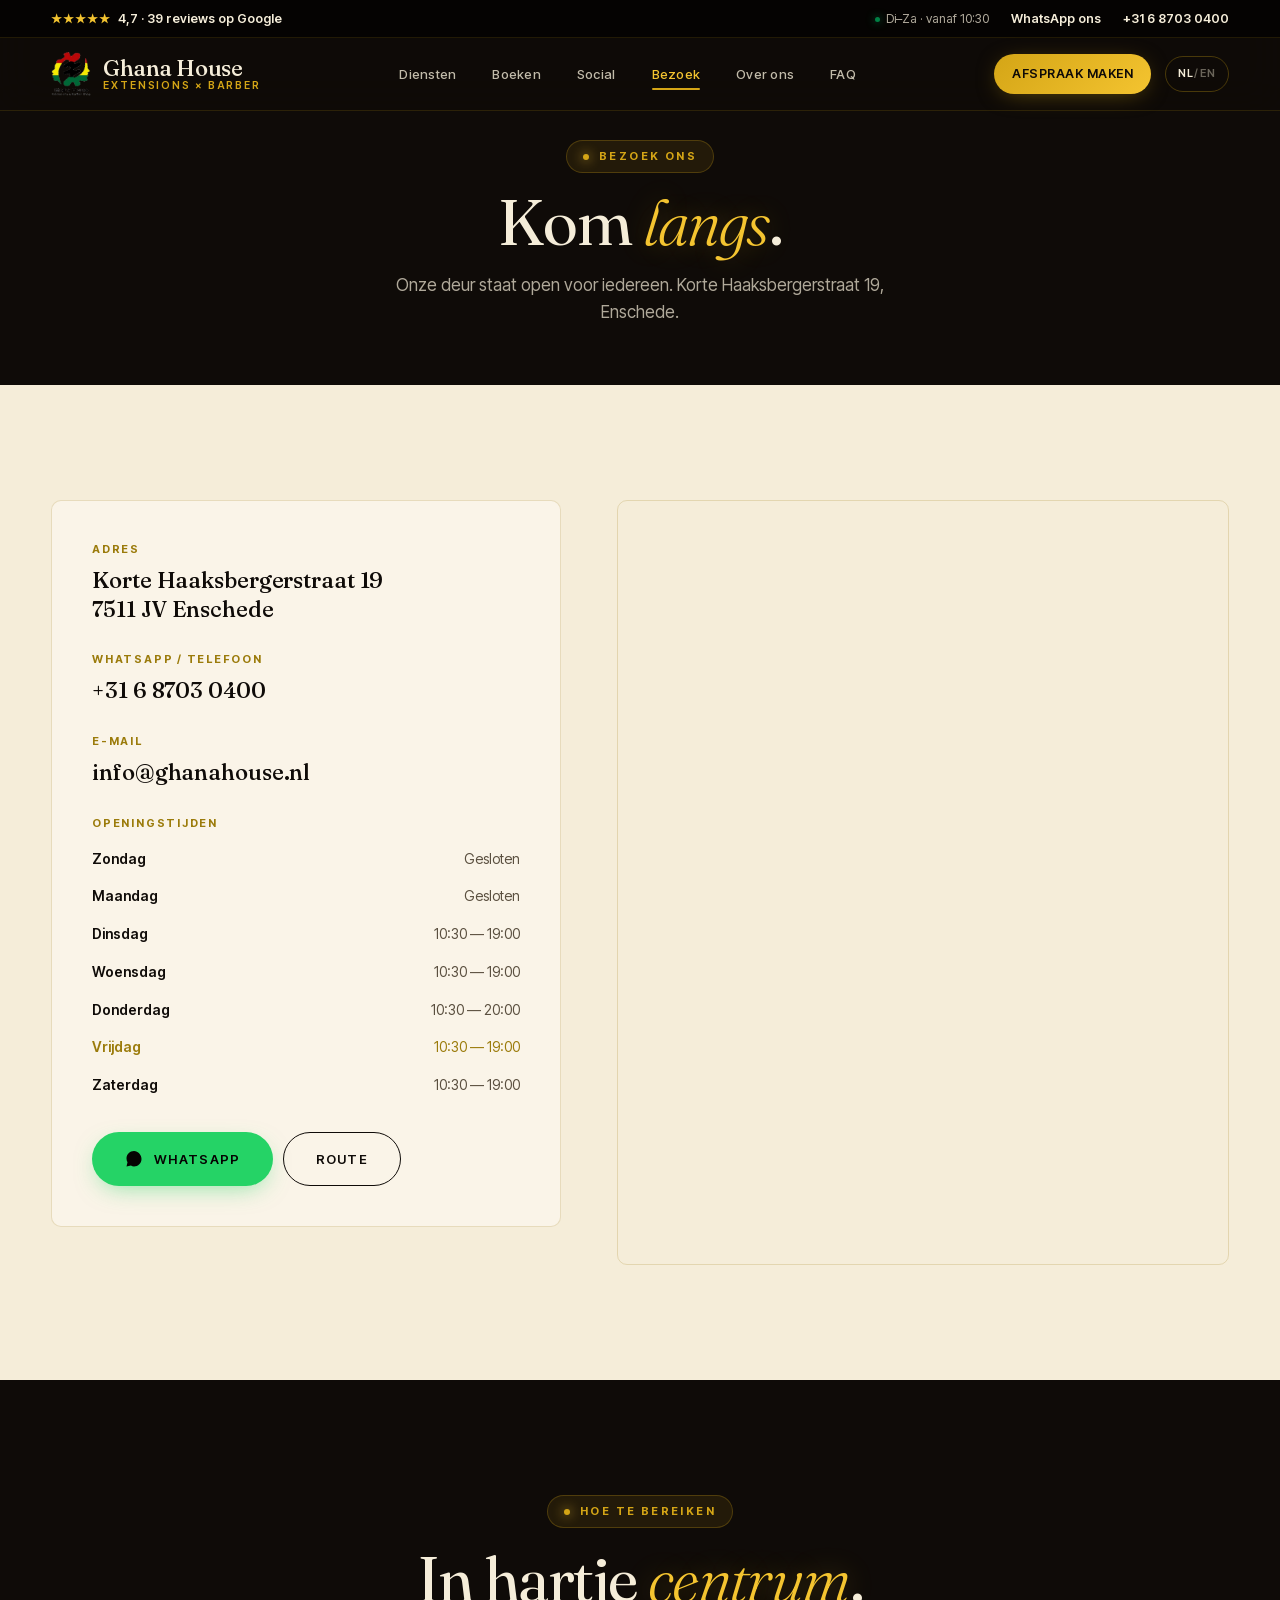
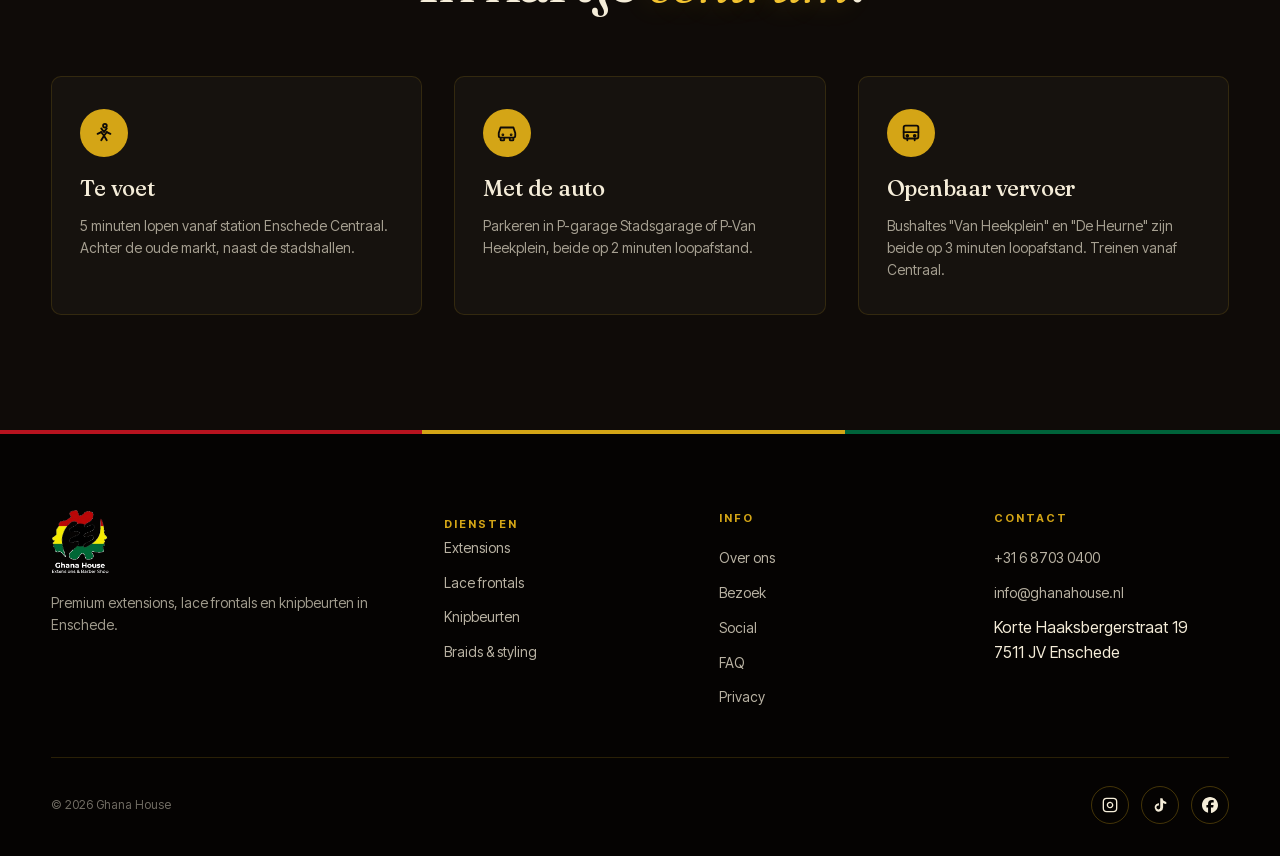
<file: visit.html>
<!DOCTYPE html>
<html lang="nl">
<head>
  <meta charset="UTF-8" />
  <meta name="viewport" content="width=device-width, initial-scale=1.0, viewport-fit=cover" />
  <meta name="theme-color" content="#0F0B08" />
  <title data-nl="Bezoek — Ghana House" data-en="Visit — Ghana House">Bezoek — Ghana House</title>
  <meta name="description" data-nl="Bezoek Ghana House aan Korte Haaksbergerstraat 19 in Enschede. Openingstijden, contact en route." data-en="Visit Ghana House at Korte Haaksbergerstraat 19 in Enschede. Opening hours, contact and directions." content="Bezoek Ghana House aan Korte Haaksbergerstraat 19 in Enschede. Openingstijden, contact en route." />
  <link rel="icon" type="image/png" href="/favicon.png" />
  <link rel="canonical" href="https://ghanahouse.nl/visit" />
  <meta property="og:type" content="website" />
  <meta property="og:site_name" content="Ghana House" />
  <meta property="og:title" content="Bezoek — Ghana House" />
  <meta property="og:description" content="Bezoek Ghana House aan Korte Haaksbergerstraat 19 in Enschede. Openingstijden, contact en route." />
  <meta property="og:url" content="https://ghanahouse.nl/visit" />
  <meta property="og:image" content="https://ghanahouse.nl/og.png" />
  <meta property="og:image:width" content="1200" />
  <meta property="og:image:height" content="630" />
  <meta property="og:locale" content="nl_NL" />
  <meta property="og:locale:alternate" content="en_GB" />
  <meta name="twitter:card" content="summary_large_image" />
  <meta name="twitter:title" content="Bezoek — Ghana House" />
  <meta name="twitter:description" content="Bezoek Ghana House aan Korte Haaksbergerstraat 19 in Enschede. Openingstijden, contact en route." />
  <meta name="twitter:image" content="https://ghanahouse.nl/og.png" />
  <link rel="preload" href="fonts/fraunces-normal-latin.woff2" as="font" type="font/woff2" crossorigin />
  <link rel="preload" href="fonts/intertight-normal-latin.woff2" as="font" type="font/woff2" crossorigin />
  <link rel="stylesheet" href="styles.css?v=10" />
</head>
<body>
  <a class="skip-link" href="#main"><span data-lang="nl">Naar inhoud</span><span data-lang="en">Skip to content</span></a>

  <header class="site-header has-bar">
    <div class="utility-bar">
      <div class="utility-bar-inner">
        <a class="u-rating" href="https://share.google/lDGjUx62SWGhLpPBK" target="_blank" rel="noopener">
          <span class="u-stars">★★★★★</span>
          <span data-lang="nl">4,7 · 39 reviews op Google</span><span data-lang="en">4.7 · 39 reviews on Google</span>
        </a>
        <div class="u-right">
          <span class="u-hide"><span class="u-dot"></span><span data-lang="nl">Di–Za · vanaf 10:30</span><span data-lang="en">Tue–Sat · from 10:30</span></span>
          <a href="https://wa.me/31687030400" target="_blank" rel="noopener"><span data-lang="nl">WhatsApp ons</span><span data-lang="en">WhatsApp us</span></a>
          <a href="tel:+31687030400">+31 6 8703 0400</a>
        </div>
      </div>
    </div>
    <div class="header-inner">
      <a href="/" class="brand-logo">
        <img src="logo.png" alt="Ghana House" />
        <div class="brand-logo-text"><span>Ghana House</span><small>Extensions × Barber</small></div>
      </a>
      <nav class="main-nav">
        <a href="/services"><span data-lang="nl">Diensten</span><span data-lang="en">Services</span></a>
        <a href="/booking"><span data-lang="nl">Boeken</span><span data-lang="en">Book</span></a>
        <a href="/social"><span data-lang="nl">Social</span><span data-lang="en">Social</span></a>
        <a href="/visit"><span data-lang="nl">Bezoek</span><span data-lang="en">Visit</span></a>
        <a href="/about"><span data-lang="nl">Over ons</span><span data-lang="en">About</span></a>
        <a href="/faq">FAQ</a>
      </nav>
      <div class="header-actions">
        <a href="#" data-wa="booking" target="_blank" rel="noopener" class="btn btn-gold header-cta"><span data-lang="nl">Afspraak maken</span><span data-lang="en">Book now</span></a>
        <button class="lang-toggle" type="button" id="langToggle" aria-label="Switch language"><span class="lang-nl">NL</span><span style="opacity:.4">/</span><span class="lang-en">EN</span></button>
        <button class="menu-toggle" type="button" id="menuToggle" aria-label="Open menu">
          <svg viewBox="0 0 24 24" fill="none" stroke="currentColor" stroke-width="2"><line x1="3" y1="6" x2="21" y2="6"/><line x1="3" y1="12" x2="21" y2="12"/><line x1="3" y1="18" x2="21" y2="18"/></svg>
        </button>
      </div>
    </div>
  </header>

  <div class="mobile-menu" id="mobileMenu" aria-hidden="true">
    <button class="mobile-menu-close" type="button" id="menuClose" aria-label="Close menu">
      <svg viewBox="0 0 24 24" width="20" height="20" fill="none" stroke="currentColor" stroke-width="2"><line x1="18" y1="6" x2="6" y2="18"/><line x1="6" y1="6" x2="18" y2="18"/></svg>
    </button>
    <a href="#" data-wa="booking" target="_blank" rel="noopener" class="btn btn-gold mm-cta"><svg viewBox="0 0 32 32" width="18" height="18" fill="currentColor" aria-hidden="true"><path d="M16.003 3C9.382 3 4 8.383 4 15c0 2.124.555 4.193 1.61 6.014L4 28l7.18-1.586A11.94 11.94 0 0 0 16.003 28C22.624 28 28 22.617 28 16S22.624 3 16.003 3z"/></svg> <span data-lang="nl">Afspraak via WhatsApp</span><span data-lang="en">Book via WhatsApp</span></a>
    <nav>
      <a href="/services" class="m-link"><span data-lang="nl">Diensten</span><span data-lang="en">Services</span></a>
      <a href="/booking" class="m-link"><span data-lang="nl">Boeken</span><span data-lang="en">Book</span></a>
      <a href="/social" class="m-link"><span data-lang="nl">Social</span><span data-lang="en">Social</span></a>
      <a href="/visit" class="m-link"><span data-lang="nl">Bezoek</span><span data-lang="en">Visit</span></a>
      <a href="/about" class="m-link"><span data-lang="nl">Over ons</span><span data-lang="en">About</span></a>
      <a href="/faq" class="m-link">FAQ</a>
    </nav>
    <div class="mobile-menu-foot">
      <span class="mm-label"><span data-lang="nl">Volg ons</span><span data-lang="en">Follow us</span></span>
      <div class="mm-icons">
      <a href="https://instagram.com/extensions_barbershop" target="_blank" rel="noopener" aria-label="Instagram"><svg viewBox="0 0 24 24" fill="none" stroke="currentColor" stroke-width="2"><rect x="2" y="2" width="20" height="20" rx="5"/><path d="M16 11.37A4 4 0 1 1 12.63 8 4 4 0 0 1 16 11.37z"/><line x1="17.5" y1="6.5" x2="17.51" y2="6.5"/></svg></a>
      <a href="https://tiktok.com/@extensions_barbershop" target="_blank" rel="noopener" aria-label="TikTok"><svg viewBox="0 0 24 24" fill="currentColor"><path d="M19.59 6.69a4.83 4.83 0 0 1-3.77-4.25V2h-3.45v13.67a2.89 2.89 0 0 1-5.2 1.74 2.89 2.89 0 0 1 2.31-4.64 2.93 2.93 0 0 1 .88.13V9.4a6.84 6.84 0 0 0-1-.05A6.33 6.33 0 0 0 5.8 20.1a6.34 6.34 0 0 0 10.86-4.43V9.05a8.16 8.16 0 0 0 4.77 1.52V7.5a4.85 4.85 0 0 1-1.84-.81z"/></svg></a>
      <a href="https://facebook.com/vickyronny" target="_blank" rel="noopener" aria-label="Facebook"><svg viewBox="0 0 24 24" fill="currentColor"><path d="M9.101 23.691v-7.98H6.627v-3.667h2.474v-1.58c0-4.085 1.848-5.978 5.858-5.978.401 0 .955.042 1.468.103a8.68 8.68 0 0 1 1.141.195v3.325a8.623 8.623 0 0 0-.653-.036 26.805 26.805 0 0 0-.733-.009c-.707 0-1.259.096-1.675.309a1.686 1.686 0 0 0-.679.622c-.258.42-.374.995-.374 1.752v1.297h3.919l-.386 2.103-.287 1.564h-3.246v8.245C19.396 23.238 24 18.179 24 12.044c0-6.627-5.373-12-12-12s-12 5.373-12 12c0 5.628 3.874 10.35 9.101 11.647Z"/></svg></a>
      <a href="https://wa.me/31687030400" target="_blank" rel="noopener" aria-label="WhatsApp"><svg viewBox="0 0 32 32" fill="currentColor"><path d="M16.003 3C9.382 3 4 8.383 4 15c0 2.124.555 4.193 1.61 6.014L4 28l7.18-1.586A11.94 11.94 0 0 0 16.003 28C22.624 28 28 22.617 28 16S22.624 3 16.003 3z"/></svg></a>
      </div>
    </div>
  </div>

  <main id="main" tabindex="-1" style="padding-top: 140px;">

    <!-- HEADER -->
    <section class="section-dark" style="padding-bottom: 60px;">
      <div class="container-narrow" style="text-align: center;">
        <span class="eyebrow reveal"><span data-lang="nl">Bezoek ons</span><span data-lang="en">Visit us</span></span>
        <h1 class="section-title reveal reveal-delay-1" style="margin-top: 16px;"><span data-lang="nl">Kom <em>langs</em>.</span><span data-lang="en">Drop <em>by</em>.</span></h1>
        <p class="section-intro reveal reveal-delay-2" style="margin: 18px auto 0;"><span data-lang="nl">Onze deur staat open voor iedereen. Korte Haaksbergerstraat 19, Enschede.</span><span data-lang="en">Our door is open to everyone. Korte Haaksbergerstraat 19, Enschede.</span></p>
      </div>
    </section>

    <!-- CONTACT + HOURS -->
    <section class="section-cream">
      <div class="container">
        <div class="contact-grid">
          <div class="contact-info-card reveal">
            <div class="contact-info-block">
              <div class="contact-info-label"><span data-lang="nl">Adres</span><span data-lang="en">Address</span></div>
              <div class="contact-info-value">
                Korte Haaksbergerstraat 19<br />
                7511 JV Enschede
              </div>
            </div>
            <div class="contact-info-block">
              <div class="contact-info-label">WhatsApp / <span data-lang="nl">Telefoon</span><span data-lang="en">Phone</span></div>
              <div class="contact-info-value">
                <a href="tel:+31687030400">+31 6 8703 0400</a>
              </div>
            </div>
            <div class="contact-info-block">
              <div class="contact-info-label">E-mail</div>
              <div class="contact-info-value">
                <a href="mailto:info@ghanahouse.nl">info@ghanahouse.nl</a>
              </div>
            </div>
            <div class="contact-info-block">
              <div class="contact-info-label"><span data-lang="nl">Openingstijden</span><span data-lang="en">Opening hours</span></div>
              <table class="hours-table">
                <tr><td><span data-lang="nl">Zondag</span><span data-lang="en">Sunday</span></td><td><span data-lang="nl">Gesloten</span><span data-lang="en">Closed</span></td></tr>
                <tr><td><span data-lang="nl">Maandag</span><span data-lang="en">Monday</span></td><td><span data-lang="nl">Gesloten</span><span data-lang="en">Closed</span></td></tr>
                <tr><td><span data-lang="nl">Dinsdag</span><span data-lang="en">Tuesday</span></td><td>10:30 — 19:00</td></tr>
                <tr><td><span data-lang="nl">Woensdag</span><span data-lang="en">Wednesday</span></td><td>10:30 — 19:00</td></tr>
                <tr><td><span data-lang="nl">Donderdag</span><span data-lang="en">Thursday</span></td><td>10:30 — 20:00</td></tr>
                <tr><td><span data-lang="nl">Vrijdag</span><span data-lang="en">Friday</span></td><td>10:30 — 19:00</td></tr>
                <tr><td><span data-lang="nl">Zaterdag</span><span data-lang="en">Saturday</span></td><td>10:30 — 19:00</td></tr>
              </table>
            </div>
            <div style="margin-top: 28px; display: flex; gap: 10px; flex-wrap: wrap;">
              <a href="#" data-wa="generic" target="_blank" rel="noopener" class="btn btn-wa">
                <svg viewBox="0 0 32 32" fill="currentColor"><path d="M16.003 3C9.382 3 4 8.383 4 15c0 2.124.555 4.193 1.61 6.014L4 28l7.18-1.586A11.94 11.94 0 0 0 16.003 28C22.624 28 28 22.617 28 16S22.624 3 16.003 3z"/></svg>
                WhatsApp
              </a>
              <a href="https://maps.google.com/?q=Korte+Haaksbergerstraat+19+Enschede" target="_blank" rel="noopener" class="btn btn-outline-dark"><span data-lang="nl">Route</span><span data-lang="en">Directions</span></a>
            </div>
          </div>

          <div class="reveal reveal-delay-1" style="position: relative; aspect-ratio: 4/5; border-radius: var(--radius-md); overflow: hidden; border: 1px solid rgba(155, 123, 11, 0.2);">
            <iframe
              src="https://www.google.com/maps/embed?pb=!1m18!1m12!1m3!1d2470.987!2d6.890!3d52.218!2m3!1f0!2f0!3f0!3m2!1i1024!2i768!4f13.1!3m3!1m2!1s0x0%3A0x0!2sKorte+Haaksbergerstraat+19%2C+Enschede!5e0!3m2!1snl!2snl!4v1700000000"
              width="100%" height="100%"
              style="border:0; filter: grayscale(0.3) contrast(0.95);"
              allowfullscreen=""
              loading="lazy"
              referrerpolicy="no-referrer-when-downgrade"
              title="Ghana House op Google Maps"></iframe>
          </div>
        </div>
      </div>
    </section>

    <!-- HOW TO REACH US -->
    <section class="section-dark">
      <div class="container">
        <div class="section-head center reveal">
          <span class="eyebrow"><span data-lang="nl">Hoe te bereiken</span><span data-lang="en">How to get here</span></span>
          <h2 class="section-title"><span data-lang="nl">In hartje <em>centrum</em>.</span><span data-lang="en">In the <em>heart</em> of town.</span></h2>
        </div>
        <div class="features-row">
          <div class="feature-item reveal">
            <div class="feature-icon">
              <svg width="22" height="22" viewBox="0 0 24 24" fill="none" stroke="currentColor" stroke-width="2" stroke-linecap="round" stroke-linejoin="round"><circle cx="13" cy="4" r="2"/><path d="M15 7l-3 4-3-4"/><path d="M9 11l3 4-3 5"/><path d="M15 11l-3 4 3 5"/><path d="M9 11l-4 2"/><path d="M15 11l4 2"/></svg>
            </div>
            <h3><span data-lang="nl">Te voet</span><span data-lang="en">On foot</span></h3>
            <p><span data-lang="nl">5 minuten lopen vanaf station Enschede Centraal. Achter de oude markt, naast de stadshallen.</span><span data-lang="en">5 minutes walk from Enschede Centraal station. Behind the old market, next to the city halls.</span></p>
          </div>
          <div class="feature-item reveal reveal-delay-1">
            <div class="feature-icon">
              <svg width="22" height="22" viewBox="0 0 24 24" fill="none" stroke="currentColor" stroke-width="2" stroke-linecap="round" stroke-linejoin="round"><path d="M5 17h14M5 17a2 2 0 0 1-2-2v-3l2-6h14l2 6v3a2 2 0 0 1-2 2M5 17v2a1 1 0 0 0 1 1h2a1 1 0 0 0 1-1v-2m6 0v2a1 1 0 0 0 1 1h2a1 1 0 0 0 1-1v-2"/><circle cx="7.5" cy="14" r="0.5" fill="currentColor"/><circle cx="16.5" cy="14" r="0.5" fill="currentColor"/></svg>
            </div>
            <h3><span data-lang="nl">Met de auto</span><span data-lang="en">By car</span></h3>
            <p><span data-lang="nl">Parkeren in P-garage Stadsgarage of P-Van Heekplein, beide op 2 minuten loopafstand.</span><span data-lang="en">Park at P-Stadsgarage or P-Van Heekplein, both 2 minutes walking distance.</span></p>
          </div>
          <div class="feature-item reveal reveal-delay-2">
            <div class="feature-icon">
              <svg width="22" height="22" viewBox="0 0 24 24" fill="none" stroke="currentColor" stroke-width="2" stroke-linecap="round" stroke-linejoin="round"><rect x="4" y="4" width="16" height="14" rx="2"/><path d="M4 11h16M8 18v2M16 18v2"/><circle cx="8" cy="15" r="1" fill="currentColor"/><circle cx="16" cy="15" r="1" fill="currentColor"/></svg>
            </div>
            <h3><span data-lang="nl">Openbaar vervoer</span><span data-lang="en">Public transport</span></h3>
            <p><span data-lang="nl">Bushaltes "Van Heekplein" en "De Heurne" zijn beide op 3 minuten loopafstand. Treinen vanaf Centraal.</span><span data-lang="en">Bus stops "Van Heekplein" and "De Heurne" are 3 minutes walking. Trains from Centraal.</span></p>
          </div>
        </div>
      </div>
    </section>

  </main>

  <footer class="site-footer">
    <div class="footer-inner">
      <div class="footer-grid">
        <div class="footer-brand">
          <img src="logo-light.png" alt="Ghana House" />
          <p><span data-lang="nl">Premium extensions, lace frontals en knipbeurten in Enschede.</span><span data-lang="en">Premium extensions, lace frontals and cuts in Enschede.</span></p>
        </div>
        <div class="footer-col">
          <h4 data-lang="nl">Diensten</h4><h4 data-lang="en">Services</h4>
          <ul><li><a href="/services">Extensions</a></li><li><a href="/services">Lace frontals</a></li><li><a href="/services"><span data-lang="nl">Knipbeurten</span><span data-lang="en">Cuts</span></a></li><li><a href="/services">Braids &amp; styling</a></li></ul>
        </div>
        <div class="footer-col">
          <h4>Info</h4>
          <ul><li><a href="/about"><span data-lang="nl">Over ons</span><span data-lang="en">About</span></a></li><li><a href="/visit"><span data-lang="nl">Bezoek</span><span data-lang="en">Visit</span></a></li><li><a href="/social">Social</a></li><li><a href="/faq">FAQ</a></li><li><a href="/privacy">Privacy</a></li></ul>
        </div>
        <div class="footer-col">
          <h4>Contact</h4>
          <ul><li><a href="tel:+31687030400">+31 6 8703 0400</a></li><li><a href="mailto:info@ghanahouse.nl">info@ghanahouse.nl</a></li><li>Korte Haaksbergerstraat 19<br />7511 JV Enschede</li></ul>
        </div>
      </div>
      <div class="footer-bottom">
        <div>© <span id="year"></span> Ghana House</div>
        <div class="footer-socials">
          <a href="https://instagram.com/extensions_barbershop" target="_blank" rel="noopener" aria-label="Instagram"><svg viewBox="0 0 24 24" fill="none" stroke="currentColor" stroke-width="2"><rect x="2" y="2" width="20" height="20" rx="5"/><path d="M16 11.37A4 4 0 1 1 12.63 8 4 4 0 0 1 16 11.37z"/><line x1="17.5" y1="6.5" x2="17.51" y2="6.5"/></svg></a>
          <a href="https://tiktok.com/@extensions_barbershop" target="_blank" rel="noopener" aria-label="TikTok"><svg viewBox="0 0 24 24" fill="currentColor"><path d="M19.59 6.69a4.83 4.83 0 0 1-3.77-4.25V2h-3.45v13.67a2.89 2.89 0 0 1-5.2 1.74 2.89 2.89 0 0 1 2.31-4.64 2.93 2.93 0 0 1 .88.13V9.4a6.84 6.84 0 0 0-1-.05A6.33 6.33 0 0 0 5.8 20.1a6.34 6.34 0 0 0 10.86-4.43V9.05a8.16 8.16 0 0 0 4.77 1.52V7.5a4.85 4.85 0 0 1-1.84-.81z"/></svg></a>
          <a href="https://facebook.com/vickyronny" target="_blank" rel="noopener" aria-label="Facebook"><svg viewBox="0 0 24 24" fill="currentColor"><path d="M9.101 23.691v-7.98H6.627v-3.667h2.474v-1.58c0-4.085 1.848-5.978 5.858-5.978.401 0 .955.042 1.468.103a8.68 8.68 0 0 1 1.141.195v3.325a8.623 8.623 0 0 0-.653-.036 26.805 26.805 0 0 0-.733-.009c-.707 0-1.259.096-1.675.309a1.686 1.686 0 0 0-.679.622c-.258.42-.374.995-.374 1.752v1.297h3.919l-.386 2.103-.287 1.564h-3.246v8.245C19.396 23.238 24 18.179 24 12.044c0-6.627-5.373-12-12-12s-12 5.373-12 12c0 5.628 3.874 10.35 9.101 11.647Z"/></svg></a>
        </div>
      </div>
    </div>
  </footer>
  <div class="action-bar">
    <a href="#" data-wa="booking" target="_blank" rel="noopener" class="btn btn-gold"><svg viewBox="0 0 32 32" width="18" height="18" fill="currentColor"><path d="M16.003 3C9.382 3 4 8.383 4 15c0 2.124.555 4.193 1.61 6.014L4 28l7.18-1.586A11.94 11.94 0 0 0 16.003 28C22.624 28 28 22.617 28 16S22.624 3 16.003 3z"/></svg>
      WhatsApp</a>
    <a href="/booking" class="btn btn-outline"><span data-lang="nl">Online boeken</span><span data-lang="en">Book online</span></a>
  </div>


  <script>document.getElementById('year').textContent = new Date().getFullYear();</script>
  <script src="script.js?v=10"></script>
</body>
</html>
</file>
<file: styles.css>
/* ============================================================
   GHANA HOUSE v4 — Luxe / Editorial / Diagonal
   ============================================================ */
/* Fonts zelf gehost (v7): geen requests naar Google, sneller + AVG-vriendelijk.
   Bestanden in fonts/ — gedownload van Google Fonts (OFL-licentie). */
/* Fraunces italic latin-ext */
@font-face {
  font-family: 'Fraunces';
  font-style: italic;
  font-weight: 300 700;
  font-display: swap;
  src: url(fonts/fraunces-italic-latin-ext.woff2) format('woff2');
  unicode-range: U+0100-02BA, U+02BD-02C5, U+02C7-02CC, U+02CE-02D7, U+02DD-02FF, U+0304, U+0308, U+0329, U+1D00-1DBF, U+1E00-1E9F, U+1EF2-1EFF, U+2020, U+20A0-20AB, U+20AD-20C4, U+2113, U+2C60-2C7F, U+A720-A7FF;
}
/* Fraunces italic latin */
@font-face {
  font-family: 'Fraunces';
  font-style: italic;
  font-weight: 300 700;
  font-display: swap;
  src: url(fonts/fraunces-italic-latin.woff2) format('woff2');
  unicode-range: U+0000-00FF, U+0131, U+0152-0153, U+02BB-02BC, U+02C6, U+02DA, U+02DC, U+0304, U+0308, U+0329, U+2000-206F, U+20AC, U+2122, U+2191, U+2193, U+2212, U+2215, U+FEFF, U+FFFD;
}
/* Fraunces normal latin-ext */
@font-face {
  font-family: 'Fraunces';
  font-style: normal;
  font-weight: 300 700;
  font-display: swap;
  src: url(fonts/fraunces-normal-latin-ext.woff2) format('woff2');
  unicode-range: U+0100-02BA, U+02BD-02C5, U+02C7-02CC, U+02CE-02D7, U+02DD-02FF, U+0304, U+0308, U+0329, U+1D00-1DBF, U+1E00-1E9F, U+1EF2-1EFF, U+2020, U+20A0-20AB, U+20AD-20C4, U+2113, U+2C60-2C7F, U+A720-A7FF;
}
/* Fraunces normal latin */
@font-face {
  font-family: 'Fraunces';
  font-style: normal;
  font-weight: 300 700;
  font-display: swap;
  src: url(fonts/fraunces-normal-latin.woff2) format('woff2');
  unicode-range: U+0000-00FF, U+0131, U+0152-0153, U+02BB-02BC, U+02C6, U+02DA, U+02DC, U+0304, U+0308, U+0329, U+2000-206F, U+20AC, U+2122, U+2191, U+2193, U+2212, U+2215, U+FEFF, U+FFFD;
}
/* Inter Tight normal latin-ext */
@font-face {
  font-family: 'Inter Tight';
  font-style: normal;
  font-weight: 300 800;
  font-display: swap;
  src: url(fonts/intertight-normal-latin-ext.woff2) format('woff2');
  unicode-range: U+0100-02BA, U+02BD-02C5, U+02C7-02CC, U+02CE-02D7, U+02DD-02FF, U+0304, U+0308, U+0329, U+1D00-1DBF, U+1E00-1E9F, U+1EF2-1EFF, U+2020, U+20A0-20AB, U+20AD-20C4, U+2113, U+2C60-2C7F, U+A720-A7FF;
}
/* Inter Tight normal latin */
@font-face {
  font-family: 'Inter Tight';
  font-style: normal;
  font-weight: 300 800;
  font-display: swap;
  src: url(fonts/intertight-normal-latin.woff2) format('woff2');
  unicode-range: U+0000-00FF, U+0131, U+0152-0153, U+02BB-02BC, U+02C6, U+02DA, U+02DC, U+0304, U+0308, U+0329, U+2000-206F, U+20AC, U+2122, U+2191, U+2193, U+2212, U+2215, U+FEFF, U+FFFD;
}

:root {
  --noir: #0F0B08; --noir-soft: #1A1410; --noir-deep: #050302;
  --cream: #F5EDD9; --cream-deep: #EADFC4; --cream-soft: #FAF4E8; --bone: #FAF6EC;
  --gold: #D4A516; --gold-bright: #F4C430; --gold-deep: #9B7B0B; --gold-soft: rgba(212, 165, 22, 0.15);
  --red: #B8131F; --red-bright: #CE1126;
  --green: #00633A; --green-bright: #008045;
  --neutral-200: #2A2520; --neutral-400: #58504A; --neutral-500: #8C7E68; --neutral-700: #5A4F3F;
  --warm-tan: #C9A876;
  --font-display: "Fraunces", Georgia, "Times New Roman", serif;
  --font-body: "Inter Tight", -apple-system, BlinkMacSystemFont, "Segoe UI", sans-serif;
  --radius-sm: 4px; --radius-md: 10px; --radius-lg: 22px; --radius-pill: 999px;
  --max-w: 1280px; --gutter: clamp(20px, 4vw, 56px);
}

*, *::before, *::after { box-sizing: border-box; }
html { -webkit-font-smoothing: antialiased; -moz-osx-font-smoothing: grayscale; scroll-behavior: smooth; }
body { margin: 0; font-family: var(--font-body); font-size: 16px; line-height: 1.55; color: var(--cream); background: var(--noir); overflow-x: hidden; }
img, svg { max-width: 100%; display: block; }
a { color: inherit; text-decoration: none; }
button { font: inherit; cursor: pointer; border: 0; background: transparent; color: inherit; }
input, select, textarea { font: inherit; }

[data-lang] { display: none; }
html[lang="nl"] [data-lang="nl"] { display: inline; }
html[lang="en"] [data-lang="en"] { display: inline; }
html[lang="nl"] [data-lang="en"] { display: none !important; }
html[lang="en"] [data-lang="nl"] { display: none !important; }

/* SECTIONS */
.section-dark, .section-cream, .section-noir { position: relative; padding: clamp(64px, 9vw, 140px) var(--gutter); }
.section-dark { background: var(--noir); color: var(--cream); }
.section-cream { background: var(--cream); color: var(--noir); }
.section-noir { background: var(--noir-deep); color: var(--cream); }
.container { max-width: var(--max-w); margin: 0 auto; }
.container-narrow { max-width: 920px; margin: 0 auto; }

/* HEADER */
.site-header {
  position: fixed; top: 0; left: 0; right: 0; z-index: 100;
  padding: 16px var(--gutter);
  background: rgba(15, 11, 8, 0.85);
  backdrop-filter: blur(20px) saturate(1.4);
  -webkit-backdrop-filter: blur(20px) saturate(1.4);
  border-bottom: 1px solid rgba(212, 165, 22, 0.15);
  transition: padding 0.3s ease, background 0.3s ease;
}
.site-header.scrolled { padding: 10px var(--gutter); background: rgba(15, 11, 8, 0.95); }
.header-inner { display: flex; align-items: center; justify-content: space-between; max-width: var(--max-w); margin: 0 auto; gap: 24px; }

.brand-logo { display: flex; align-items: center; gap: 12px; font-family: var(--font-display); font-weight: 500; font-size: 22px; letter-spacing: -0.02em; color: var(--cream); }
.brand-logo img { height: 44px; width: auto; transition: transform 0.3s ease; }
.brand-logo:hover img { transform: rotate(-4deg); }
.brand-logo-text { display: flex; flex-direction: column; line-height: 1; }
.brand-logo-text small { font-family: var(--font-body); font-size: 9px; letter-spacing: 0.22em; text-transform: uppercase; color: var(--gold); margin-top: 2px; font-weight: 600; }

.main-nav { display: flex; align-items: center; gap: 4px; }
.main-nav a { position: relative; padding: 10px 16px; font-size: 13px; font-weight: 500; letter-spacing: 0.02em; color: var(--cream); opacity: 0.78; transition: opacity 0.2s, color 0.2s; }
.main-nav a:hover { opacity: 1; color: var(--gold-bright); }
.main-nav a.active { opacity: 1; color: var(--gold); }
.main-nav a.active::after { content: ''; position: absolute; bottom: 4px; left: 16px; right: 16px; height: 2px; background: var(--gold); }

.header-actions { display: flex; align-items: center; gap: 10px; }
.lang-toggle { font-size: 11px; letter-spacing: 0.1em; font-weight: 600; color: var(--cream); padding: 8px 12px; border: 1px solid rgba(212, 165, 22, 0.3); border-radius: var(--radius-pill); transition: all 0.2s; }
.lang-toggle:hover { border-color: var(--gold); color: var(--gold-bright); }
html[lang="nl"] .lang-toggle .lang-en { opacity: 0.4; }
html[lang="en"] .lang-toggle .lang-nl { opacity: 0.4; }

.menu-toggle {
  display: none;
  width: 44px; height: 44px;
  align-items: center; justify-content: center;
  border: 1px solid rgba(212, 165, 22, 0.3);
  border-radius: 50%;
  background: transparent;
  color: var(--cream);
  transition: all 0.2s;
  -webkit-tap-highlight-color: transparent;
}
.menu-toggle:hover { border-color: var(--gold); color: var(--gold-bright); }
.menu-toggle:active { transform: scale(0.95); }
.menu-toggle svg { width: 20px; height: 20px; }

/* MOBILE MENU — FIXED visibility bug with opacity + pointer-events + visibility */
.mobile-menu {
  position: fixed;
  top: 0; left: 0;
  width: 100vw; height: 100vh; height: 100dvh;
  background: linear-gradient(165deg, var(--noir) 0%, var(--noir-deep) 100%);
  z-index: 250;
  padding: 90px 28px 32px;
  overflow-y: auto;
  -webkit-overflow-scrolling: touch;
  opacity: 0;
  pointer-events: none;
  visibility: hidden;
  transform: translateX(100%);
  transition: transform 0.4s cubic-bezier(0.4, 0, 0.2, 1), opacity 0.3s ease, visibility 0s linear 0.4s;
}
.mobile-menu.open {
  transform: translateX(0);
  opacity: 1;
  pointer-events: auto;
  visibility: visible;
  transition: transform 0.4s cubic-bezier(0.4, 0, 0.2, 1), opacity 0.2s ease, visibility 0s linear 0s;
}
.mobile-menu::before {
  content: '';
  position: absolute;
  top: 0; right: 0; bottom: 0;
  width: 110px;
  background: linear-gradient(135deg, var(--red) 0%, var(--gold) 50%, var(--green) 100%);
  clip-path: polygon(55% 0, 100% 0, 100% 100%, 0 100%);
  opacity: 0.16;
  pointer-events: none;
}
.mobile-menu-close {
  position: absolute;
  top: 22px; right: 22px;
  width: 44px; height: 44px;
  display: flex; align-items: center; justify-content: center;
  border: 1px solid rgba(212, 165, 22, 0.3);
  border-radius: 50%;
  background: transparent;
  color: var(--cream);
  z-index: 2;
  transition: all 0.2s;
  -webkit-tap-highlight-color: transparent;
}
.mobile-menu-close:hover { color: var(--gold-bright); border-color: var(--gold); }
.mobile-menu nav { display: flex; flex-direction: column; gap: 2px; max-width: 480px; margin: 0 auto; position: relative; z-index: 1; }
.mobile-menu nav a.m-link {
  font-family: var(--font-display);
  font-size: clamp(32px, 7vw, 46px);
  font-weight: 400;
  letter-spacing: -0.02em;
  padding: 14px 0;
  color: var(--cream);
  border-bottom: 1px solid rgba(212, 165, 22, 0.18);
  display: flex; align-items: center; justify-content: space-between;
  transition: color 0.2s, padding-left 0.25s;
}
.mobile-menu nav a.m-link::after { content: '→'; font-size: 0.6em; color: var(--gold); opacity: 0; transition: opacity 0.2s, transform 0.25s; }
.mobile-menu nav a.m-link:hover, .mobile-menu nav a.m-link:active { color: var(--gold-bright); padding-left: 12px; }
.mobile-menu nav a.m-link:hover::after, .mobile-menu nav a.m-link:active::after { opacity: 1; transform: translateX(-4px); }
.mobile-menu-foot { margin-top: 40px; padding-top: 24px; border-top: 1px solid rgba(212, 165, 22, 0.18); display: flex; flex-wrap: wrap; gap: 18px; justify-content: center; max-width: 480px; margin-left: auto; margin-right: auto; position: relative; z-index: 1; }
.mobile-menu-foot a { width: 44px; height: 44px; display: flex; align-items: center; justify-content: center; border: 1px solid rgba(212, 165, 22, 0.3); border-radius: 50%; color: var(--cream); transition: all 0.2s; }
.mobile-menu-foot a:hover { border-color: var(--gold); color: var(--gold-bright); transform: translateY(-2px); }
.mobile-menu-foot svg { width: 18px; height: 18px; }

/* BUTTONS */
.btn { display: inline-flex; align-items: center; justify-content: center; gap: 10px; padding: 16px 32px; font-size: 13px; letter-spacing: 0.1em; text-transform: uppercase; font-weight: 600; border-radius: var(--radius-pill); transition: all 0.25s; cursor: pointer; position: relative; overflow: hidden; }
.btn-gold { background: linear-gradient(135deg, var(--gold) 0%, var(--gold-bright) 100%); color: var(--noir); box-shadow: 0 4px 24px -8px rgba(212, 165, 22, 0.55); }
.btn-gold:hover { transform: translateY(-2px); box-shadow: 0 10px 32px -8px rgba(244, 196, 48, 0.7); }
.btn-gold::before { content: ''; position: absolute; inset: 0; background: linear-gradient(135deg, transparent 30%, rgba(255,255,255,0.35) 50%, transparent 70%); transform: translateX(-100%); transition: transform 0.6s ease; }
.btn-gold:hover::before { transform: translateX(100%); }
.btn-outline { background: transparent; color: var(--cream); border: 1.5px solid rgba(212, 165, 22, 0.55); }
.btn-outline:hover { border-color: var(--gold); color: var(--gold-bright); transform: translateY(-2px); }
.btn-outline-dark { background: transparent; color: var(--noir); border: 1.5px solid var(--noir); }
.btn-outline-dark:hover { background: var(--noir); color: var(--cream); }
.btn-wa { background: #25D366; color: white; box-shadow: 0 8px 24px -8px rgba(37, 211, 102, 0.55); }
.btn-wa:hover { background: #1FB855; transform: translateY(-2px); box-shadow: 0 12px 32px -8px rgba(37, 211, 102, 0.7); }
.btn-wa svg { width: 20px; height: 20px; }
.btn-dark { background: var(--noir); color: var(--cream); }
.btn-dark:hover { background: var(--noir-soft); transform: translateY(-2px); }

/* EYEBROW */
.eyebrow { display: inline-flex; align-items: center; gap: 10px; padding: 7px 16px; font-size: 10px; letter-spacing: 0.22em; text-transform: uppercase; font-weight: 700; color: var(--gold); background: rgba(212, 165, 22, 0.1); border: 1px solid rgba(212, 165, 22, 0.25); border-radius: var(--radius-pill); }
.eyebrow::before { content: ''; width: 6px; height: 6px; background: var(--gold); border-radius: 50%; box-shadow: 0 0 12px var(--gold-bright); }
.section-cream .eyebrow { color: var(--gold-deep); background: rgba(155, 123, 11, 0.08); border-color: rgba(155, 123, 11, 0.3); }
.section-cream .eyebrow::before { background: var(--gold-deep); box-shadow: 0 0 8px var(--gold); }

/* HERO */
.hero { position: relative; min-height: 100vh; min-height: 100dvh; padding-top: 120px; padding-bottom: 80px; display: flex; align-items: center; background: var(--noir); overflow: hidden; }
.hero::before { content: ''; position: absolute; top: -20%; left: -10%; width: 60%; height: 90%; background: radial-gradient(circle, rgba(212, 165, 22, 0.18) 0%, transparent 60%); filter: blur(80px); pointer-events: none; }
.hero::after { content: ''; position: absolute; bottom: -10%; right: -15%; width: 60%; height: 90%; background: radial-gradient(circle, rgba(184, 19, 31, 0.12) 0%, transparent 60%); filter: blur(80px); pointer-events: none; }
.hero-inner { position: relative; max-width: var(--max-w); width: 100%; margin: 0 auto; display: grid; grid-template-columns: 1.4fr 1fr; gap: 60px; align-items: center; padding: 0 var(--gutter); padding-right: calc(var(--gutter) + 64px); z-index: 2; }
.hero-content { display: flex; flex-direction: column; gap: 28px; }
.hero-content h1 { font-family: var(--font-display); font-size: clamp(48px, 9vw, 120px); line-height: 0.95; letter-spacing: -0.03em; font-weight: 400; margin: 0; color: var(--cream); }
.hero-content h1 em { font-style: italic; font-weight: 300; color: var(--gold-bright); font-variation-settings: "opsz" 144; }
.hero-content h1 .underline-flag { position: relative; display: inline-block; z-index: 0; }
.hero-content h1 .underline-flag::after { content: ''; position: absolute; left: 0.02em; right: 0.02em; bottom: -0.06em; height: 0.07em; border-radius: 2px; background: linear-gradient(90deg, var(--red) 0%, var(--red) 33%, var(--gold) 33%, var(--gold) 66%, var(--green) 66%, var(--green) 100%); z-index: -1; opacity: 0.85; }
.hero-lead { font-size: clamp(16px, 1.6vw, 19px); color: rgba(245, 237, 217, 0.78); max-width: 540px; line-height: 1.55; }
.hero-actions { display: flex; gap: 12px; flex-wrap: wrap; margin-top: 8px; }
.hero-stats { display: flex; gap: 36px; margin-top: 32px; padding-top: 28px; border-top: 1px solid rgba(212, 165, 22, 0.2); }
.hero-stat { display: flex; flex-direction: column; gap: 4px; }
.hero-stat-num { font-family: var(--font-display); font-size: 30px; font-weight: 500; color: var(--gold); line-height: 1; }
.hero-stat-label { font-size: 10px; letter-spacing: 0.18em; text-transform: uppercase; color: rgba(245, 237, 217, 0.55); font-weight: 600; }

.hero-visual { position: relative; aspect-ratio: 3/4; overflow: hidden; border-radius: 12px; box-shadow: 0 30px 80px -20px rgba(0, 0, 0, 0.55); }
.hero-visual-inner { position: absolute; inset: 0; background: linear-gradient(160deg, var(--gold-deep) 0%, var(--noir-soft) 35%, var(--red) 70%, var(--noir-deep) 100%); display: flex; align-items: center; justify-content: center; }
.hero-visual-logo { font-family: var(--font-display); font-size: clamp(70px, 9vw, 110px); font-weight: 500; font-style: italic; color: rgba(245, 237, 217, 0.95); letter-spacing: -0.03em; position: relative; z-index: 2; }
.hero-visual::after { content: ''; position: absolute; inset: 0; background: radial-gradient(circle at 30% 20%, rgba(244, 196, 48, 0.4) 0%, transparent 50%), radial-gradient(circle at 80% 80%, rgba(184, 19, 31, 0.3) 0%, transparent 60%); pointer-events: none; }

/* HERO side strip with social icons — the diagonal cut-in */
.hero-side-strip { position: absolute; top: 0; right: 0; bottom: 0; width: 64px; background: linear-gradient(180deg, var(--gold-deep) 0%, var(--red) 50%, var(--green) 100%); clip-path: polygon(45% 0, 100% 0, 100% 100%, 0 100%); z-index: 3; display: flex; align-items: center; justify-content: center; }
.hero-side-strip-inner { display: flex; flex-direction: column; gap: 18px; align-items: center; padding: 24px 0; position: relative; z-index: 1; }
.hero-side-strip a { width: 32px; height: 32px; display: flex; align-items: center; justify-content: center; color: var(--cream); opacity: 0.92; transition: all 0.2s; }
.hero-side-strip a:hover { opacity: 1; transform: scale(1.18); color: white; }
.hero-side-strip svg { width: 20px; height: 20px; }
.hero-side-strip-label { writing-mode: vertical-rl; text-orientation: mixed; transform: rotate(180deg); font-size: 9px; letter-spacing: 0.25em; text-transform: uppercase; color: rgba(255,255,255,0.9); font-weight: 700; margin-bottom: 8px; }

@media (max-width: 980px) {
  .hero-inner { grid-template-columns: 1fr; gap: 40px; padding-right: calc(var(--gutter) + 56px); }
  .hero-visual { max-width: 380px; }
  .hero-side-strip { width: 52px; }
}
@media (max-width: 600px) {
  .hero { padding-top: 96px; padding-bottom: 60px; min-height: auto; }
  .hero-inner { padding-right: 56px; }
  .hero-content h1 { font-size: clamp(40px, 13vw, 64px); }
  .hero-stats { gap: 20px; flex-wrap: wrap; }
  .hero-stat-num { font-size: 24px; }
  .hero-visual { max-width: 100%; aspect-ratio: 4/3; }
  .hero-side-strip { width: 44px; }
  .hero-side-strip a { width: 28px; height: 28px; }
  .hero-side-strip svg { width: 16px; height: 16px; }
  .hero-side-strip-label { font-size: 8px; letter-spacing: 0.18em; }
}

/* SIDE STRIP — for other pages too (lighter version) */
.side-strip-pages { position: fixed; top: 50%; right: 0; transform: translateY(-50%); z-index: 70; display: flex; flex-direction: column; gap: 4px; padding: 16px 12px; background: rgba(15, 11, 8, 0.85); backdrop-filter: blur(10px); border-radius: var(--radius-pill) 0 0 var(--radius-pill); border: 1px solid rgba(212, 165, 22, 0.25); border-right: 0; }
.side-strip-pages a { width: 36px; height: 36px; display: flex; align-items: center; justify-content: center; color: var(--cream); opacity: 0.85; border-radius: 50%; transition: all 0.2s; }
.side-strip-pages a:hover { opacity: 1; color: var(--gold-bright); background: rgba(212, 165, 22, 0.1); }
.side-strip-pages svg { width: 18px; height: 18px; }
@media (max-width: 700px) { .side-strip-pages { display: none; } }

/* MARQUEE */
.marquee { background: var(--gold); color: var(--noir); padding: 14px 0; overflow: hidden; border-top: 1px solid var(--gold-deep); border-bottom: 1px solid var(--gold-deep); position: relative; }
.marquee-track { display: flex; gap: 48px; width: fit-content; animation: marqueeScroll 38s linear infinite; white-space: nowrap; align-items: center; }
@keyframes marqueeScroll { from { transform: translateX(0); } to { transform: translateX(-50%); } }
.marquee-track > span { display: inline-flex; align-items: center; gap: 16px; font-family: var(--font-display); font-weight: 500; font-size: 22px; font-style: italic; letter-spacing: -0.01em; }
.marquee-track > span::after { content: '✦'; font-size: 14px; color: var(--noir); opacity: 0.55; font-style: normal; }
.marquee:hover .marquee-track { animation-play-state: paused; }

/* SECTION HEADERS */
.section-head { display: flex; flex-direction: column; gap: 18px; margin-bottom: 64px; max-width: 720px; }
.section-head.center { margin-left: auto; margin-right: auto; align-items: center; text-align: center; }
.section-title { font-family: var(--font-display); font-size: clamp(36px, 5.5vw, 64px); line-height: 1.02; letter-spacing: -0.025em; font-weight: 400; margin: 0; }
.section-title em { font-style: italic; color: var(--gold); font-weight: 300; }
.section-cream .section-title em { color: var(--gold-deep); }
.section-intro { font-size: 17px; color: rgba(245, 237, 217, 0.7); max-width: 540px; line-height: 1.55; }
.section-cream .section-intro { color: var(--neutral-700); }

/* SERVICES */
.services-grid { display: grid; grid-template-columns: repeat(12, 1fr); gap: 16px; }
.service-card { background: var(--noir-soft); border: 1px solid rgba(212, 165, 22, 0.18); padding: 36px 32px 32px; border-radius: var(--radius-md); position: relative; overflow: hidden; transition: transform 0.3s ease, border-color 0.3s ease; }
.section-cream .service-card { background: var(--cream-soft); border-color: rgba(155, 123, 11, 0.2); }
.service-card:hover { transform: translateY(-4px); border-color: var(--gold); }
.service-card::before { content: ''; position: absolute; top: 0; right: 0; width: 50px; height: 50px; background: var(--gold); clip-path: polygon(100% 0, 0 0, 100% 100%); opacity: 0.35; transition: opacity 0.3s, width 0.3s, height 0.3s; }
.service-card:hover::before { opacity: 0.8; width: 64px; height: 64px; }
.service-number { font-family: var(--font-display); font-size: 13px; font-weight: 500; color: var(--gold); letter-spacing: 0.06em; margin-bottom: 16px; font-style: italic; display: block; }
.section-cream .service-number { color: var(--gold-deep); }
.service-card h3 { font-family: var(--font-display); font-size: 26px; font-weight: 500; letter-spacing: -0.015em; margin: 0 0 12px; line-height: 1.1; }
.service-card p { font-size: 14px; color: rgba(245, 237, 217, 0.65); line-height: 1.6; margin: 0 0 24px; }
.section-cream .service-card p { color: var(--neutral-700); }
.service-meta { display: flex; align-items: center; justify-content: space-between; padding-top: 18px; border-top: 1px solid rgba(212, 165, 22, 0.15); font-size: 12px; }
.section-cream .service-meta { border-top-color: rgba(155, 123, 11, 0.18); }
.service-price { font-family: var(--font-display); font-size: 22px; font-weight: 500; color: var(--gold); }
.section-cream .service-price { color: var(--gold-deep); }
.service-duration { color: rgba(245, 237, 217, 0.5); letter-spacing: 0.06em; text-transform: uppercase; font-size: 10px; font-weight: 600; }
.section-cream .service-duration { color: var(--neutral-500); }
.service-card.span-7 { grid-column: span 7; } .service-card.span-5 { grid-column: span 5; }
.service-card.span-6 { grid-column: span 6; } .service-card.span-4 { grid-column: span 4; } .service-card.span-3 { grid-column: span 3; } .service-card.span-12 { grid-column: span 12; }
.service-card.featured { background: linear-gradient(135deg, var(--noir-soft) 0%, var(--noir) 60%); border-color: var(--gold); padding: 44px 40px; }
.section-cream .service-card.featured { background: linear-gradient(135deg, var(--cream-soft) 0%, var(--cream) 60%); }
.service-card.featured h3 { font-size: 36px; }
.service-card.featured::before { width: 80px; height: 80px; opacity: 0.6; }
@media (max-width: 900px) {
  .services-grid { grid-template-columns: repeat(6, 1fr); }
  .service-card.span-7, .service-card.span-5, .service-card.span-6, .service-card.span-4, .service-card.span-3, .service-card.span-12 { grid-column: span 6; }
}
@media (max-width: 600px) {
  .services-grid { grid-template-columns: 1fr; gap: 14px; }
  .service-card.span-7, .service-card.span-5, .service-card.span-6, .service-card.span-4, .service-card.span-3, .service-card.span-12 { grid-column: span 1; }
  .service-card { padding: 26px 22px 22px; }
  .service-card.featured { padding: 30px 24px; }
  .service-card h3 { font-size: 22px; }
  .service-card.featured h3 { font-size: 26px; }
  .service-card p { font-size: 13.5px; margin-bottom: 18px; }
  .service-card .service-method-badge { font-size: 9px; padding: 4px 9px; margin-bottom: 12px; }
  .service-card .service-number { font-size: 11px; }
  .service-meta { gap: 6px; }
  .service-price { font-size: 18px; }
  .service-duration { font-size: 12px; }
  /* Disable hover effects on mobile */
  .service-card:hover { transform: none; }
}

/* FEATURES */
.features-row { display: grid; grid-template-columns: repeat(3, 1fr); gap: 32px; }
@media (max-width: 800px) { .features-row { grid-template-columns: 1fr; gap: 28px; } }
.feature-item { position: relative; padding: 32px 28px; background: rgba(245, 237, 217, 0.03); border: 1px solid rgba(212, 165, 22, 0.15); border-radius: var(--radius-md); transition: all 0.3s; }
.section-cream .feature-item { background: rgba(15, 11, 8, 0.03); border-color: rgba(155, 123, 11, 0.15); }
.feature-item:hover { border-color: var(--gold); transform: translateY(-2px); }
.feature-item h3 { font-family: var(--font-display); font-size: 22px; margin: 14px 0 10px; font-weight: 500; letter-spacing: -0.01em; }
.feature-item p { font-size: 14px; margin: 0; color: rgba(245, 237, 217, 0.65); line-height: 1.6; }
.section-cream .feature-item p { color: var(--neutral-700); }
.feature-icon { display: inline-flex; align-items: center; justify-content: center; width: 48px; height: 48px; background: var(--gold); color: var(--noir); border-radius: 50%; font-family: var(--font-display); font-size: 22px; font-style: italic; font-weight: 500; flex-shrink: 0; }
.feature-icon svg { color: var(--noir); }

/* STORY */
.story-grid { display: grid; grid-template-columns: 1fr 1.2fr; gap: 64px; align-items: center; }
.story-grid-reversed { grid-template-columns: 1.2fr 1fr; }
@media (max-width: 900px) { .story-grid, .story-grid-reversed { grid-template-columns: 1fr; gap: 40px; } }
.story-visual { position: relative; aspect-ratio: 4/5; background: linear-gradient(155deg, var(--gold-deep) 0%, var(--noir-soft) 40%, var(--green) 70%, var(--red) 100%); border-radius: 12px; overflow: hidden; display: flex; align-items: center; justify-content: center; }
.story-visual-text { font-family: var(--font-display); font-size: clamp(72px, 9vw, 130px); font-weight: 500; font-style: italic; color: rgba(245, 237, 217, 0.95); letter-spacing: -0.04em; position: relative; z-index: 2; }
.story-visual::after { content: ''; position: absolute; inset: 0; background: radial-gradient(circle at 30% 30%, rgba(244, 196, 48, 0.4) 0%, transparent 50%); }
.story-content > * + * { margin-top: 22px; }
.story-content p { color: rgba(245, 237, 217, 0.75); line-height: 1.7; font-size: 16px; }
.section-cream .story-content p { color: var(--neutral-700); }
.story-quote { position: relative; border-left: 1px solid rgba(212,165,22,0.45); padding-left: 24px; font-family: var(--font-display); font-style: italic; font-size: 22px; font-weight: 400; line-height: 1.4; color: var(--cream); }
.section-cream .story-quote { color: var(--noir); border-left-color: rgba(155,123,11,0.4); }

/* FOOTER */
.site-footer { background: var(--noir-deep); color: var(--cream); padding: 80px var(--gutter) 32px; position: relative; }
.site-footer::before { content: ''; position: absolute; top: 0; left: 0; right: 0; height: 4px; background: linear-gradient(90deg, var(--red) 0%, var(--red) 33%, var(--gold) 33%, var(--gold) 66%, var(--green) 66%, var(--green) 100%); }
.footer-inner { max-width: var(--max-w); margin: 0 auto; }
.footer-grid { display: grid; grid-template-columns: 1.5fr 1fr 1fr 1fr; gap: 40px; padding-bottom: 48px; border-bottom: 1px solid rgba(212, 165, 22, 0.18); }
@media (max-width: 800px) { .footer-grid { grid-template-columns: 1fr 1fr; gap: 32px; } }
@media (max-width: 500px) { .footer-grid { grid-template-columns: 1fr; gap: 28px; } }
.footer-brand img { height: 64px; width: auto; margin-bottom: 18px; }
.footer-brand p { color: rgba(245, 237, 217, 0.65); max-width: 320px; font-size: 14px; line-height: 1.6; }
.footer-col h4 { font-family: var(--font-body); font-size: 11px; letter-spacing: 0.18em; text-transform: uppercase; color: var(--gold); font-weight: 700; margin: 0 0 18px; }
.footer-col ul { list-style: none; padding: 0; margin: 0; display: flex; flex-direction: column; gap: 10px; }
.footer-col a { color: rgba(245, 237, 217, 0.75); font-size: 14px; transition: color 0.2s; }
.footer-col a:hover { color: var(--gold-bright); }
.footer-bottom { display: flex; justify-content: space-between; align-items: center; padding-top: 28px; font-size: 12px; color: rgba(245, 237, 217, 0.45); flex-wrap: wrap; gap: 16px; }
.footer-socials { display: flex; gap: 12px; }
.footer-socials a { width: 38px; height: 38px; display: flex; align-items: center; justify-content: center; border: 1px solid rgba(212, 165, 22, 0.3); border-radius: 50%; color: var(--cream); transition: all 0.2s; }
.footer-socials a:hover { border-color: var(--gold); color: var(--gold-bright); transform: translateY(-2px); }
.footer-socials svg { width: 16px; height: 16px; }

/* FLOATING WHATSAPP */
.float-wa { position: fixed; bottom: 24px; right: 24px; width: 60px; height: 60px; background: #25D366; color: white; border-radius: 50%; display: flex; align-items: center; justify-content: center; z-index: 80; box-shadow: 0 10px 28px -6px rgba(37, 211, 102, 0.55); transition: transform 0.25s; animation: floatPulse 3s ease-in-out infinite; }
.float-wa:hover { transform: scale(1.08); }
.float-wa svg { width: 30px; height: 30px; }
@keyframes floatPulse {
  0%, 100% { box-shadow: 0 10px 28px -6px rgba(37, 211, 102, 0.55), 0 0 0 0 rgba(37, 211, 102, 0.4); }
  50% { box-shadow: 0 10px 28px -6px rgba(37, 211, 102, 0.55), 0 0 0 20px rgba(37, 211, 102, 0); }
}

/* COOKIE banner */
.cookie-banner { position: fixed; bottom: 24px; left: 24px; background: var(--noir); color: var(--cream); padding: 18px 24px; border-radius: var(--radius-md); max-width: 360px; z-index: 90; box-shadow: 0 20px 50px -16px rgba(0, 0, 0, 0.5); border: 1px solid rgba(212, 165, 22, 0.25); }
.cookie-banner p { margin: 0 0 12px; font-size: 13px; line-height: 1.5; }
.cookie-banner .cookie-actions { display: flex; gap: 8px; }
.cookie-banner button { padding: 8px 16px; border-radius: var(--radius-pill); font-size: 12px; font-weight: 600; letter-spacing: 0.06em; text-transform: uppercase; }
.cookie-banner .cookie-accept { background: var(--gold); color: var(--noir); }
.cookie-banner .cookie-decline { background: transparent; color: var(--cream); border: 1px solid rgba(245, 237, 217, 0.3); }

/* SCROLL REVEALS */
.hero .reveal { transition: opacity 0.7s cubic-bezier(0.25, 0.1, 0.25, 1), transform 0.7s cubic-bezier(0.25, 0.1, 0.25, 1); }
.reveal.in { opacity: 1; transform: translateY(0); }
/* v7: inhoud is standaard zichtbaar; alleen verborgen als JS de observer echt heeft gestart (html.js-reveal). */
html.js-reveal .hero .reveal:not(.in) { opacity: 0; transform: translateY(28px); }
.reveal-delay-1 { transition-delay: 0.08s; }
.reveal-delay-2 { transition-delay: 0.16s; }
.reveal-delay-3 { transition-delay: 0.24s; }
.reveal-delay-4 { transition-delay: 0.32s; }
@media (prefers-reduced-motion: reduce) { .reveal { opacity: 1; transform: none; } .float-wa { animation: none; } .marquee-track { animation-duration: 0s; } }

/* FORMS */
.form-grid { display: grid; gap: 18px; }
.form-row { display: grid; grid-template-columns: 1fr 1fr; gap: 16px; }
@media (max-width: 600px) { .form-row { grid-template-columns: 1fr; } }
.form-field { display: flex; flex-direction: column; gap: 6px; }
.form-field label { font-size: 11px; letter-spacing: 0.12em; text-transform: uppercase; font-weight: 700; color: var(--gold); }
.section-cream .form-field label { color: var(--gold-deep); }
.form-field input, .form-field select, .form-field textarea { padding: 14px 16px; border: 1.5px solid rgba(212, 165, 22, 0.25); border-radius: var(--radius-sm); background: rgba(245, 237, 217, 0.04); color: var(--cream); font-size: 15px; font-family: inherit; transition: border-color 0.2s, background 0.2s; }
.section-cream .form-field input, .section-cream .form-field select, .section-cream .form-field textarea { background: var(--cream-soft); color: var(--noir); border-color: rgba(155, 123, 11, 0.25); }
.form-field input:focus, .form-field select:focus, .form-field textarea:focus { outline: none; border-color: var(--gold); background: rgba(245, 237, 217, 0.07); }
.section-cream .form-field input:focus, .section-cream .form-field select:focus, .section-cream .form-field textarea:focus { background: var(--cream); border-color: var(--gold-deep); }
.form-field textarea { resize: vertical; min-height: 100px; }
.form-field .hint { font-size: 12px; color: rgba(245, 237, 217, 0.5); margin-top: 2px; }
.section-cream .form-field .hint { color: var(--neutral-500); }
.form-field.has-error input, .form-field.has-error select, .form-field.has-error textarea { border-color: var(--red-bright); background: rgba(206, 17, 38, 0.05); }
.form-submit-row { margin-top: 12px; display: flex; align-items: center; gap: 16px; flex-wrap: wrap; }
.form-status { font-size: 13px; flex: 1; min-width: 180px; }
.form-status.success { color: var(--green-bright); font-weight: 600; }
.form-status.error { color: var(--red-bright); font-weight: 600; }
.section-cream .form-status.success { color: var(--green); }

/* BOOKING PAGE */
.booking-choice-grid { display: grid; grid-template-columns: 1fr 1fr; gap: 24px; margin-bottom: 64px; }
@media (max-width: 880px) { .booking-choice-grid { grid-template-columns: 1fr; } }
.booking-choice-card { padding: 36px 32px; background: var(--noir-soft); border: 1px solid rgba(212, 165, 22, 0.2); border-radius: var(--radius-md); position: relative; overflow: hidden; transition: all 0.3s; }
.section-cream .booking-choice-card { background: var(--cream-soft); border-color: rgba(155, 123, 11, 0.2); }
.booking-choice-card:hover { border-color: var(--gold); transform: translateY(-2px); }
.booking-choice-card.featured { border-color: var(--gold); border-width: 2px; }
.booking-choice-card::before { content: ''; position: absolute; top: 0; left: 0; right: 0; height: 3px; background: linear-gradient(90deg, var(--red) 0%, var(--red) 33%, var(--gold) 33%, var(--gold) 66%, var(--green) 66%, var(--green) 100%); }
.booking-choice-badge { position: absolute; top: 16px; right: 16px; background: var(--gold); color: var(--noir); font-size: 10px; letter-spacing: 0.14em; text-transform: uppercase; font-weight: 800; padding: 4px 12px; border-radius: var(--radius-pill); }
.booking-choice-card h3 { font-family: var(--font-display); font-size: 28px; margin: 8px 0 14px; font-weight: 500; letter-spacing: -0.01em; }
.booking-choice-card p { color: rgba(245, 237, 217, 0.7); font-size: 14px; margin-bottom: 24px; line-height: 1.6; }
.section-cream .booking-choice-card p { color: var(--neutral-700); }
.booking-form-card { background: var(--noir-soft); border: 1px solid rgba(212, 165, 22, 0.2); padding: 44px; border-radius: var(--radius-md); position: relative; overflow: hidden; }
.section-cream .booking-form-card { background: var(--cream-soft); border-color: rgba(155, 123, 11, 0.2); }
.booking-form-card::before { content: ''; position: absolute; top: 0; left: 0; right: 0; height: 4px; background: linear-gradient(90deg, var(--red) 0%, var(--red) 33%, var(--gold) 33%, var(--gold) 66%, var(--green) 66%, var(--green) 100%); }
@media (max-width: 600px) { .booking-form-card { padding: 28px 22px; } }
.form-header { margin-bottom: 28px; }
.form-header h3 { font-family: var(--font-display); font-size: clamp(28px, 4vw, 38px); margin: 12px 0 8px; font-weight: 400; letter-spacing: -0.015em; }
.form-header h3 em { color: var(--gold); font-style: italic; font-weight: 300; }
.section-cream .form-header h3 em { color: var(--gold-deep); }
.form-header p { color: rgba(245, 237, 217, 0.6); font-size: 14px; margin: 0; }
.section-cream .form-header p { color: var(--neutral-700); }

/* AVAILABILITY PICKER */
.availability-help { font-size: 12px; color: rgba(245, 237, 217, 0.55); margin-bottom: 10px; }
.section-cream .availability-help { color: var(--neutral-500); }
.availability-loading { padding: 24px; text-align: center; color: rgba(245, 237, 217, 0.55); font-size: 14px; }
.availability-week { display: flex; flex-direction: column; gap: 10px; }
.avail-day { background: rgba(245, 237, 217, 0.03); border: 1px solid rgba(212, 165, 22, 0.15); border-radius: var(--radius-md); padding: 18px 20px; transition: border-color 0.2s; }
.section-cream .avail-day { background: var(--cream); border-color: rgba(155, 123, 11, 0.18); }
.avail-day:hover { border-color: rgba(212, 165, 22, 0.4); }
.avail-day.closed { opacity: 0.5; }
.avail-day-head { display: flex; align-items: baseline; gap: 12px; margin-bottom: 12px; flex-wrap: wrap; }
.avail-day-name { font-family: var(--font-display); font-size: 20px; font-weight: 500; letter-spacing: -0.01em; }
.avail-day-date { font-size: 12px; color: rgba(245, 237, 217, 0.5); letter-spacing: 0.04em; }
.section-cream .avail-day-date { color: var(--neutral-500); }
.avail-day-status { margin-left: auto; font-size: 10px; font-weight: 700; letter-spacing: 0.12em; text-transform: uppercase; padding: 4px 10px; border-radius: var(--radius-pill); }
.avail-day-status.open { background: rgba(0, 99, 58, 0.18); color: var(--green-bright); }
.avail-day-status.full { background: rgba(184, 19, 31, 0.18); color: var(--red-bright); }
.avail-day-status.closed { background: rgba(245, 237, 217, 0.1); color: rgba(245, 237, 217, 0.55); }
.section-cream .avail-day-status.closed { background: rgba(15, 11, 8, 0.08); color: var(--neutral-500); }
.avail-slots { display: grid; grid-template-columns: repeat(auto-fill, minmax(72px, 1fr)); gap: 6px; }
.avail-slot { background: rgba(0, 99, 58, 0.08); border: 1.5px solid rgba(0, 99, 58, 0.3); border-radius: var(--radius-sm); padding: 9px 8px; font-family: inherit; font-size: 14px; font-weight: 600; color: var(--green-bright); cursor: pointer; transition: all 0.15s; text-align: center; }
.section-cream .avail-slot { color: var(--green); }
.avail-slot:hover { background: rgba(0, 99, 58, 0.18); transform: translateY(-1px); }
.avail-slot.partial { background: rgba(212, 165, 22, 0.1); border-color: var(--gold); color: var(--gold-bright); }
.section-cream .avail-slot.partial { color: var(--gold-deep); }
.avail-slot.partial:hover { background: rgba(212, 165, 22, 0.2); }
.avail-slot.full { background: rgba(184, 19, 31, 0.06); border-color: rgba(184, 19, 31, 0.3); color: rgba(206, 17, 38, 0.7); cursor: not-allowed; opacity: 0.55; }
.avail-slot.full:hover { transform: none; }
.avail-slot.selected { background: var(--gold); border-color: var(--gold); color: var(--noir); }
.avail-day.closed .avail-slots { opacity: 0.4; pointer-events: none; }

/* SERVICE-INFO BOX */
.service-info-grid { display: grid; grid-template-columns: 1fr 1fr; gap: 16px; margin: 24px 0 32px; }
@media (max-width: 700px) { .service-info-grid { grid-template-columns: 1fr; } }
.service-info-card { padding: 22px 24px; border-radius: var(--radius-md); background: rgba(245, 237, 217, 0.04); border: 1px solid rgba(212, 165, 22, 0.2); }
.section-cream .service-info-card { background: var(--cream); border-color: rgba(155, 123, 11, 0.2); }
.service-info-card.online { border-color: var(--green); background: rgba(0, 99, 58, 0.06); }
.service-info-card.whatsapp { border-color: #25D366; background: rgba(37, 211, 102, 0.06); }
.service-info-card h4 { margin: 0 0 12px; font-family: var(--font-display); font-size: 17px; font-weight: 500; display: flex; align-items: center; gap: 8px; }
.service-info-card.online h4 { color: var(--green-bright); }
.service-info-card.whatsapp h4 { color: #25D366; }
.section-cream .service-info-card.online h4 { color: var(--green); }
.service-info-card ul { list-style: none; padding: 0; margin: 0; font-size: 14px; display: flex; flex-direction: column; gap: 4px; }
.service-info-card ul li::before { content: '✓'; display: inline-block; margin-right: 8px; color: var(--gold); font-weight: 700; }
.section-cream .service-info-card ul li::before { color: var(--gold-deep); }

/* VISIT / CONTACT */
.contact-grid { display: grid; grid-template-columns: 1fr 1.2fr; gap: 56px; }
@media (max-width: 900px) { .contact-grid { grid-template-columns: 1fr; gap: 40px; } }
.contact-info-card { background: var(--noir-soft); border: 1px solid rgba(212, 165, 22, 0.2); padding: 40px; border-radius: var(--radius-md); height: fit-content; }
.section-cream .contact-info-card { background: var(--cream-soft); border-color: rgba(155, 123, 11, 0.2); }
.contact-info-block { margin-bottom: 28px; }
.contact-info-label { font-size: 11px; letter-spacing: 0.16em; text-transform: uppercase; font-weight: 700; color: var(--gold); margin-bottom: 8px; }
.section-cream .contact-info-label { color: var(--gold-deep); }
.contact-info-value { font-family: var(--font-display); font-size: 22px; font-weight: 500; letter-spacing: -0.005em; line-height: 1.3; }
.contact-info-value a:hover { color: var(--gold-bright); }
.hours-table { width: 100%; border-collapse: collapse; font-size: 14px; }
.hours-table td { padding: 8px 0; }
.hours-table td:first-child { font-weight: 600; }
.hours-table td:last-child { text-align: right; color: rgba(245, 237, 217, 0.65); }
.section-cream .hours-table td:last-child { color: var(--neutral-700); }
.hours-table tr.today td { color: var(--gold); }
.hours-table tr.today td:last-child { color: var(--gold); }
.section-cream .hours-table tr.today td { color: var(--gold-deep); }

/* FAQ */
.faq-list { display: flex; flex-direction: column; gap: 0; }
.faq-item { border-bottom: 1px solid rgba(212, 165, 22, 0.2); padding: 8px 0; }
.section-cream .faq-item { border-bottom-color: rgba(155, 123, 11, 0.2); }
.faq-question { display: flex; width: 100%; text-align: left; align-items: center; justify-content: space-between; padding: 20px 8px; font-family: var(--font-display); font-size: 19px; font-weight: 500; letter-spacing: -0.005em; color: inherit; background: transparent; cursor: pointer; gap: 16px; }
.faq-question:hover { color: var(--gold-bright); }
.section-cream .faq-question:hover { color: var(--gold-deep); }
.faq-question::after { content: '+'; font-size: 28px; font-weight: 300; color: var(--gold); transition: transform 0.3s; }
.faq-item.open .faq-question::after { transform: rotate(45deg); }
.faq-answer { max-height: 0; overflow: hidden; transition: max-height 0.4s, padding 0.3s; font-size: 15px; line-height: 1.65; color: rgba(245, 237, 217, 0.72); padding: 0 8px; }
.section-cream .faq-answer { color: var(--neutral-700); }
.faq-item.open .faq-answer { max-height: 600px; padding: 0 8px 20px; }

/* SOCIAL */
.social-platforms { display: grid; grid-template-columns: repeat(3, 1fr); gap: 24px; margin-bottom: 80px; }
@media (max-width: 880px) { .social-platforms { grid-template-columns: 1fr; gap: 18px; } }
.social-platform-card { background: var(--noir-soft); border: 1px solid rgba(212, 165, 22, 0.2); border-radius: var(--radius-md); padding: 36px 32px; text-align: center; position: relative; overflow: hidden; transition: all 0.3s; }
.social-platform-card:hover { transform: translateY(-4px); border-color: var(--gold); box-shadow: 0 24px 60px -20px rgba(0, 0, 0, 0.6); }
.social-platform-card.instagram::before { content: ''; position: absolute; inset: 0; background: radial-gradient(circle at 70% 0%, rgba(220, 39, 67, 0.15), transparent 60%); opacity: 0; transition: opacity 0.3s; }
.social-platform-card.instagram:hover::before { opacity: 1; }
.social-platform-card.tiktok::before { content: ''; position: absolute; inset: 0; background: radial-gradient(circle at 30% 100%, rgba(255, 0, 80, 0.15), transparent 60%); opacity: 0; transition: opacity 0.3s; }
.social-platform-card.tiktok:hover::before { opacity: 1; }
.social-platform-icon { width: 64px; height: 64px; display: flex; align-items: center; justify-content: center; margin: 0 auto 22px; border-radius: 18px; position: relative; }
.social-platform-icon.instagram { background: linear-gradient(135deg, #833AB4 0%, #FD1D1D 50%, #FCB045 100%); color: white; }
.social-platform-icon.tiktok { background: var(--noir); color: white; }
.social-platform-icon.facebook { background: #1877F2; color: white; }
.social-platform-icon svg { width: 32px; height: 32px; position: relative; z-index: 1; }
.social-platform-card h3 { font-family: var(--font-display); font-size: 24px; font-weight: 500; letter-spacing: -0.01em; margin: 0 0 6px; }
.social-platform-handle { color: var(--gold); font-size: 14px; font-weight: 500; margin-bottom: 18px; }
.social-platform-card p { font-size: 14px; color: rgba(245, 237, 217, 0.65); margin: 0 0 24px; line-height: 1.5; }
.social-embed-grid { display: grid; grid-template-columns: 1fr 1fr; gap: 32px; }
@media (max-width: 880px) { .social-embed-grid { grid-template-columns: 1fr; } }
.social-embed-card { background: var(--noir-soft); border: 1px solid rgba(212, 165, 22, 0.2); border-radius: var(--radius-md); padding: 28px; text-align: center; }
.social-embed-card h3 { font-family: var(--font-display); font-size: 22px; margin: 0 0 18px; font-weight: 500; }

/* Mobile hamburger trigger */
@media (max-width: 900px) {
  .main-nav { display: none; }
  .menu-toggle { display: inline-flex; }
  .header-actions .lang-toggle { padding: 7px 11px; font-size: 10px; }
  .brand-logo img { height: 38px; }
  .brand-logo { font-size: 18px; }
}
@media (max-width: 600px) {
  .float-wa { bottom: 16px; right: 16px; width: 54px; height: 54px; }
  .float-wa svg { width: 26px; height: 26px; }
  .cookie-banner { left: 12px; right: 12px; bottom: 12px; max-width: none; }
  .site-header { padding: 12px 16px; }
}

/* ============================================================
   MOBILE FIXES (v4.1)
   ============================================================ */
/* Prevent text overflow */
h1, h2, h3, h4, p, a, span, div { overflow-wrap: break-word; word-wrap: break-word; }
.section-title, .form-header h3, .hero-content h1 { hyphens: none; }

/* Make sure containers actually fit the viewport on tiny screens */
@media (max-width: 480px) {
  :root { --gutter: 16px; }
  .container, .container-narrow { padding-left: 0; padding-right: 0; }
  .section-dark, .section-cream, .section-noir { padding: 56px 16px; }

  /* Tighter hero so no overflow */
  .hero { padding-top: 90px; padding-bottom: 40px; }
  .hero-inner { padding-left: 16px; padding-right: 52px; gap: 28px; }
  .hero-side-strip { width: 40px; }
  .hero-side-strip a { width: 26px; height: 26px; }
  .hero-side-strip svg { width: 14px; height: 14px; }
  .hero-side-strip-inner { gap: 14px; padding: 16px 0; }
  .hero-side-strip-label { font-size: 8px; }
  .hero-content { gap: 18px; }
  .hero-content h1 { font-size: clamp(34px, 11vw, 48px); line-height: 0.98; }
  .hero-lead { font-size: 15px; }
  .hero-stats { gap: 14px; padding-top: 18px; margin-top: 18px; }
  .hero-stat-num { font-size: 20px; }
  .hero-stat-label { font-size: 9px; letter-spacing: 0.14em; }

  /* Buttons properly sized for thumbs (Apple HIG 44px min) */
  .btn { padding: 14px 22px; font-size: 12px; letter-spacing: 0.08em; min-height: 44px; }
  .hero-actions { gap: 10px; }
  .hero-actions .btn { flex: 1; min-width: 140px; }

  /* Section titles smaller on mobile */
  .section-title { font-size: clamp(28px, 8vw, 38px); }
  .section-head { margin-bottom: 40px; }
  .section-intro { font-size: 15px; }

  /* Marquee smaller */
  .marquee { padding: 10px 0; }
  .marquee-track > span { font-size: 18px; gap: 12px; }
  .marquee-track { gap: 32px; }

  /* Service cards tighter */
  .service-card { padding: 24px 20px 20px; }
  .service-card h3 { font-size: 20px; }
  .service-card.featured h3 { font-size: 24px; }
  .service-card p { font-size: 13px; }
  .service-price { font-size: 19px; }
  .service-meta { gap: 8px; flex-wrap: wrap; }

  /* Story */
  .story-content > * + * { margin-top: 16px; }
  .story-quote { font-size: 18px; padding-left: 18px; }

  /* Footer */
  .site-footer { padding: 56px 16px 24px; }
  .footer-grid { gap: 32px; padding-bottom: 32px; }
  .footer-brand img { height: 52px; }
  .footer-bottom { flex-direction: column; gap: 18px; align-items: flex-start; }

  /* Floating WA smaller */
  .float-wa { bottom: 14px; right: 14px; width: 50px; height: 50px; }
  .float-wa svg { width: 24px; height: 24px; }

  /* Form on booking — make sure inputs aren't cramped */
  .booking-form-card { padding: 24px 18px; }
  .form-header h3 { font-size: 24px; }
  .form-field input, .form-field select, .form-field textarea { padding: 12px 14px; font-size: 16px; /* 16px prevents iOS zoom */ }
  .form-field label { font-size: 10px; }

  /* Booking choice cards stack */
  .booking-choice-card { padding: 28px 22px; }
  .booking-choice-card h3 { font-size: 22px; }

  /* Service info grid */
  .service-info-card { padding: 18px 20px; }
  .service-info-card h4 { font-size: 15px; }

  /* Contact info card */
  .contact-info-card { padding: 28px 22px; }
  .contact-info-value { font-size: 18px; }

  /* FAQ */
  .faq-question { font-size: 16px; padding: 16px 4px; }
  .faq-answer { font-size: 14px; }

  /* Social cards */
  .social-platform-card { padding: 28px 22px; }
  .social-platform-card h3 { font-size: 20px; }

  /* Eyebrow tag smaller */
  .eyebrow { font-size: 9px; padding: 5px 12px; }
}

/* Even tinier screens (small Android) */
@media (max-width: 360px) {
  .hero-inner { padding-right: 48px; }
  .hero-content h1 { font-size: clamp(30px, 11vw, 40px); }
  .hero-actions .btn { padding: 12px 16px; font-size: 11px; }
  .section-title { font-size: clamp(24px, 8vw, 32px); }
  .marquee-track > span { font-size: 16px; }
}

/* Make all inputs minimum 16px font-size to prevent iOS auto-zoom on focus */
@media (max-width: 600px) {
  input[type="text"], input[type="tel"], input[type="email"], input[type="date"], input[type="time"], select, textarea {
    font-size: 16px !important;
  }
}

/* ============================================================
   BOOKING CALENDAR WIDGET (compact month picker)
   ============================================================ */
.bk-calendar {
  background: rgba(245, 237, 217, 0.04);
  border: 1px solid rgba(212, 165, 22, 0.2);
  border-radius: 10px;
  padding: 16px;
  margin-top: 8px;
}
.section-cream .bk-calendar { background: var(--cream); border-color: rgba(155, 123, 11, 0.2); }
.bk-cal-header {
  display: flex;
  align-items: center;
  justify-content: space-between;
  margin-bottom: 14px;
}
.bk-cal-nav {
  width: 36px; height: 36px;
  display: flex; align-items: center; justify-content: center;
  border: 1px solid rgba(212, 165, 22, 0.3);
  border-radius: 50%;
  font-size: 22px;
  line-height: 1;
  color: var(--cream);
  background: transparent;
  transition: all 0.2s;
}
.bk-cal-nav:hover { border-color: var(--gold); color: var(--gold-bright); }
.bk-cal-nav:disabled { opacity: 0.3; cursor: not-allowed; }
.section-cream .bk-cal-nav { color: var(--noir); border-color: rgba(155, 123, 11, 0.3); }
.bk-cal-month {
  font-family: var(--font-display);
  font-size: 19px;
  font-weight: 500;
  letter-spacing: -0.01em;
}
.bk-cal-weekdays {
  display: grid;
  grid-template-columns: repeat(7, 1fr);
  gap: 2px;
  margin-bottom: 6px;
}
.bk-cal-weekdays > div {
  text-align: center;
  font-size: 10px;
  letter-spacing: 0.1em;
  text-transform: uppercase;
  font-weight: 700;
  color: rgba(245, 237, 217, 0.45);
  padding: 6px 0;
}
.section-cream .bk-cal-weekdays > div { color: var(--neutral-500); }

.bk-cal-grid {
  display: grid;
  grid-template-columns: repeat(7, 1fr);
  gap: 2px;
}
.bk-cal-day {
  aspect-ratio: 1;
  display: flex;
  align-items: center;
  justify-content: center;
  border: 1.5px solid transparent;
  border-radius: 6px;
  font-size: 14px;
  font-weight: 500;
  cursor: pointer;
  position: relative;
  background: transparent;
  color: var(--cream);
  transition: all 0.15s;
}
.section-cream .bk-cal-day { color: var(--noir); }
.bk-cal-day:hover:not(.disabled):not(.other-month) { background: rgba(212, 165, 22, 0.1); border-color: var(--gold); }
.bk-cal-day.other-month { color: rgba(245, 237, 217, 0.25); cursor: default; }
.section-cream .bk-cal-day.other-month { color: rgba(15, 11, 8, 0.25); }
.bk-cal-day.disabled, .bk-cal-day.past, .bk-cal-day.closed {
  color: rgba(245, 237, 217, 0.3);
  cursor: not-allowed;
  text-decoration: line-through;
}
.section-cream .bk-cal-day.disabled, .section-cream .bk-cal-day.past, .section-cream .bk-cal-day.closed { color: rgba(15, 11, 8, 0.3); }
.bk-cal-day.full {
  background: rgba(184, 19, 31, 0.1);
  color: rgba(206, 17, 38, 0.8);
  cursor: not-allowed;
  opacity: 0.65;
}
.bk-cal-day.partial { background: rgba(212, 165, 22, 0.12); color: var(--gold-bright); }
.section-cream .bk-cal-day.partial { color: var(--gold-deep); }
.bk-cal-day.open { background: rgba(0, 99, 58, 0.1); color: var(--green-bright); }
.section-cream .bk-cal-day.open { color: var(--green); }
.bk-cal-day.today {
  font-weight: 700;
}
.bk-cal-day.today::after {
  content: '';
  position: absolute;
  bottom: 4px; left: 50%;
  transform: translateX(-50%);
  width: 4px; height: 4px;
  background: var(--gold);
  border-radius: 50%;
}
.bk-cal-day.selected {
  background: var(--gold) !important;
  color: var(--noir) !important;
  border-color: var(--gold) !important;
  font-weight: 700;
}

.bk-cal-legend {
  display: flex;
  flex-wrap: wrap;
  gap: 14px;
  margin-top: 14px;
  padding-top: 12px;
  border-top: 1px solid rgba(212, 165, 22, 0.15);
  font-size: 11px;
  color: rgba(245, 237, 217, 0.6);
}
.section-cream .bk-cal-legend { color: var(--neutral-700); border-top-color: rgba(155, 123, 11, 0.15); }
.bk-cal-legend > span { display: inline-flex; align-items: center; gap: 6px; }
.bk-cal-dot { width: 10px; height: 10px; border-radius: 50%; display: inline-block; }
.bk-cal-dot.open { background: rgba(0, 99, 58, 0.5); border: 1px solid var(--green); }
.bk-cal-dot.partial { background: rgba(212, 165, 22, 0.5); border: 1px solid var(--gold); }
.bk-cal-dot.full { background: rgba(184, 19, 31, 0.3); border: 1px solid var(--red); }

/* Times grid after date selection */
.bk-times {
  margin-top: 18px;
  padding-top: 18px;
  border-top: 1px solid rgba(212, 165, 22, 0.15);
}
.section-cream .bk-times { border-top-color: rgba(155, 123, 11, 0.18); }
.bk-times-label {
  font-family: var(--font-display);
  font-size: 16px;
  font-weight: 500;
  margin-bottom: 12px;
}
.bk-times-grid {
  display: grid;
  grid-template-columns: repeat(auto-fill, minmax(80px, 1fr));
  gap: 6px;
}
.bk-time-btn {
  background: rgba(245, 237, 217, 0.04);
  border: 1.5px solid rgba(212, 165, 22, 0.25);
  border-radius: 6px;
  padding: 10px 8px;
  font-size: 14px;
  font-weight: 600;
  color: var(--cream);
  cursor: pointer;
  transition: all 0.15s;
  text-align: center;
  font-family: inherit;
}
.section-cream .bk-time-btn { background: var(--cream-soft); color: var(--noir); border-color: rgba(155, 123, 11, 0.25); }
.bk-time-btn:hover:not(.full) { border-color: var(--gold); background: rgba(212, 165, 22, 0.1); }
.bk-time-btn.partial { color: var(--gold-bright); border-color: rgba(212, 165, 22, 0.5); }
.section-cream .bk-time-btn.partial { color: var(--gold-deep); }
.bk-time-btn.full { background: rgba(184, 19, 31, 0.05); color: rgba(206, 17, 38, 0.55); cursor: not-allowed; opacity: 0.5; }
.bk-time-btn.selected { background: var(--gold); color: var(--noir); border-color: var(--gold); }

@media (max-width: 480px) {
  .bk-calendar { padding: 12px; }
  .bk-cal-month { font-size: 17px; }
  .bk-cal-day { font-size: 13px; }
  .bk-times-grid { grid-template-columns: repeat(auto-fill, minmax(68px, 1fr)); gap: 5px; }
  .bk-time-btn { padding: 9px 4px; font-size: 13px; }
}

/* ============================================================
   v4.3 — A11y focus states · photo-ready media slots · polish
   ============================================================ */

/* Visible keyboard focus (was missing site-wide — accessibility) */
a:focus-visible,
button:focus-visible,
input:focus-visible,
select:focus-visible,
textarea:focus-visible,
[tabindex]:focus-visible {
  outline: 2px solid var(--gold-bright);
  outline-offset: 3px;
  border-radius: 4px;
}
.section-cream a:focus-visible,
.section-cream button:focus-visible { outline-color: var(--gold-deep); }
/* No outline on plain mouse clicks, only keyboard nav */
a:focus:not(:focus-visible),
button:focus:not(:focus-visible) { outline: none; }

/* Skip-to-content link for keyboard / screenreader users */
.skip-link {
  position: absolute; top: 0; left: 50%;
  transform: translateX(-50%) translateY(-120%);
  background: var(--gold); color: var(--noir);
  padding: 12px 22px; border-radius: 0 0 var(--radius-md) var(--radius-md);
  font-size: 13px; font-weight: 700; letter-spacing: 0.04em;
  z-index: 500; transition: transform 0.2s ease;
}
.skip-link:focus { transform: translateX(-50%) translateY(0); }

/* PHOTO-READY MEDIA SLOTS
   Drop a correctly-named file into the /photos folder and it shows
   automatically over the designed gradient + monogram fallback.
   No HTML editing needed — see photos/LEES-MIJ.txt. */
.visual-photo {
  position: absolute; inset: 0;
  width: 100%; height: 100%;
  object-fit: cover; object-position: center top;
  z-index: 4;
  background: transparent;
}
/* Subtle readability gradient so any future overlaid text stays legible */
.hero-visual .visual-photo,
.story-visual .visual-photo { border-radius: inherit; }

/* Refined monogram fallback (shown until a real photo is added) */
.hero-visual-logo,
.story-visual-text {
  user-select: none;
}
.hero-visual-inner::before,
.story-visual::before {
  content: '';
  position: absolute; inset: 0;
  background-image:
    radial-gradient(circle at 22% 18%, rgba(245,237,217,0.10) 0 1.5px, transparent 2px),
    radial-gradient(circle at 70% 60%, rgba(245,237,217,0.08) 0 1.5px, transparent 2px);
  background-size: 26px 26px, 34px 34px;
  opacity: 0.6; z-index: 1; pointer-events: none;
}
/* Tiny "foto volgt" hint on the fallback, hidden once a photo loads */
.visual-caption {
  position: absolute; left: 14px; bottom: 12px; z-index: 3;
  font-size: 9px; letter-spacing: 0.18em; text-transform: uppercase;
  font-weight: 700; color: rgba(245,237,217,0.55);
  display: inline-flex; align-items: center; gap: 6px;
}
.visual-caption::before { content: ''; width: 5px; height: 5px; border-radius: 50%; background: var(--gold); }

/* Smoother service-card lift + accessible card links */
.service-card, .feature-item, .social-platform-card, .booking-choice-card {
  transition: transform 0.3s cubic-bezier(0.25,0.1,0.25,1), border-color 0.3s ease, box-shadow 0.3s ease;
}
.service-card:hover { box-shadow: 0 22px 50px -28px rgba(0,0,0,0.65); }
.section-cream .service-card:hover { box-shadow: 0 22px 50px -28px rgba(155,123,11,0.4); }

/* Marquee fade edges so words don't hard-cut at the viewport edge */
.marquee::before, .marquee::after {
  content: ''; position: absolute; top: 0; bottom: 0; width: 60px; z-index: 2; pointer-events: none;
}
.marquee::before { left: 0; background: linear-gradient(90deg, var(--gold), transparent); }
.marquee::after { right: 0; background: linear-gradient(270deg, var(--gold), transparent); }

/* ============================================================
   WEBSHOP (v4.4)
   ============================================================ */
.shop-coming { text-align: center; max-width: 560px; margin: 0 auto; padding: 40px 0; }
.shop-coming h2 { font-family: var(--font-display); font-size: clamp(28px, 5vw, 44px); font-weight: 400; margin: 0 0 14px; }
.shop-coming p { color: rgba(245,237,217,0.7); font-size: 17px; line-height: 1.6; }

.shop-layout { display: grid; grid-template-columns: 1fr 360px; gap: 40px; align-items: start; }
@media (max-width: 960px) { .shop-layout { grid-template-columns: 1fr; } }

.shop-filters { display: flex; flex-wrap: wrap; gap: 8px; margin-bottom: 28px; }
.shop-filter { padding: 9px 18px; border-radius: var(--radius-pill); border: 1px solid rgba(212,165,22,0.3); background: transparent; color: var(--cream); font-size: 13px; font-weight: 600; letter-spacing: 0.02em; transition: all 0.2s; }
.shop-filter:hover { border-color: var(--gold); color: var(--gold-bright); }
.shop-filter.active { background: var(--gold); color: var(--noir); border-color: var(--gold); }

.shop-grid { display: grid; grid-template-columns: repeat(auto-fill, minmax(220px, 1fr)); gap: 16px; }
.shop-card { background: var(--noir-soft); border: 1px solid rgba(212,165,22,0.28); border-radius: var(--radius-md); padding: 22px; display: flex; flex-direction: column; gap: 10px; box-shadow: 0 8px 30px -18px rgba(0,0,0,0.8); transition: transform 0.3s, border-color 0.3s, box-shadow 0.3s; }
.shop-card:hover { transform: translateY(-3px); border-color: var(--gold); box-shadow: 0 16px 40px -20px rgba(0,0,0,0.9); }
.shop-card-cat { font-size: 10px; letter-spacing: 0.16em; text-transform: uppercase; font-weight: 700; color: var(--gold); }
.shop-card-name { font-family: var(--font-display); font-size: 19px; font-weight: 500; line-height: 1.2; }
.shop-card-desc { font-size: 13px; color: rgba(245,237,217,0.6); line-height: 1.5; flex: 1; }
.shop-card-foot { display: flex; align-items: center; justify-content: space-between; gap: 10px; margin-top: 6px; }
.shop-card-price { font-family: var(--font-display); font-size: 22px; color: var(--gold); }
.shop-card-add { padding: 10px 16px; border-radius: var(--radius-pill); background: var(--gold); color: var(--noir); font-size: 12px; font-weight: 700; letter-spacing: 0.04em; text-transform: uppercase; transition: all 0.2s; }
.shop-card-add:hover { background: var(--gold-bright); transform: translateY(-1px); }

/* Cart */
.cart-box { background: var(--noir-soft); border: 1px solid rgba(212,165,22,0.25); border-radius: var(--radius-md); padding: 24px; position: sticky; top: 92px; }
.cart-box h3 { font-family: var(--font-display); font-size: 22px; font-weight: 500; margin: 0 0 16px; }
.cart-empty { color: rgba(245,237,217,0.55); font-size: 14px; }
.cart-line { display: flex; align-items: center; gap: 10px; padding: 12px 0; border-bottom: 1px solid rgba(212,165,22,0.14); }
.cart-line-info { flex: 1; min-width: 0; }
.cart-line-name { font-size: 14px; font-weight: 600; }
.cart-line-price { font-size: 13px; color: rgba(245,237,217,0.6); }
.cart-qty { display: flex; align-items: center; gap: 8px; }
.cart-qty button { width: 28px; height: 28px; border-radius: 50%; border: 1px solid rgba(212,165,22,0.3); color: var(--cream); font-size: 16px; line-height: 1; }
.cart-qty button:hover { border-color: var(--gold); color: var(--gold-bright); }
.cart-qty span { min-width: 20px; text-align: center; font-weight: 600; font-size: 14px; }
.cart-line-rm { color: rgba(245,237,217,0.4); font-size: 18px; }
.cart-line-rm:hover { color: var(--red-bright); }
.cart-totals { margin-top: 16px; font-size: 14px; }
.cart-totals-row { display: flex; justify-content: space-between; padding: 5px 0; color: rgba(245,237,217,0.75); }
.cart-totals-row.grand { font-family: var(--font-display); font-size: 20px; color: var(--cream); border-top: 1px solid rgba(212,165,22,0.2); margin-top: 6px; padding-top: 12px; }
.cart-checkout-btn { width: 100%; margin-top: 16px; }

/* Checkout */
.checkout-deliv { display: grid; grid-template-columns: 1fr 1fr; gap: 10px; margin: 6px 0 8px; }
@media (max-width: 480px) { .checkout-deliv { grid-template-columns: 1fr; } }
.deliv-opt { display: flex; flex-direction: column; gap: 3px; padding: 14px 16px; border: 1.5px solid rgba(212,165,22,0.25); border-radius: var(--radius-md); cursor: pointer; transition: all 0.2s; }
.deliv-opt:hover { border-color: rgba(212,165,22,0.5); }
.deliv-opt.active { border-color: var(--gold); background: rgba(212,165,22,0.08); }
.deliv-opt input { position: absolute; opacity: 0; pointer-events: none; }
.deliv-opt b { font-size: 14px; }
.deliv-opt small { font-size: 12px; color: rgba(245,237,217,0.55); }
#shipFields { display: none; }
#shipFields.show { display: block; }

/* Thank-you */
.bedankt { text-align: center; max-width: 560px; margin: 0 auto; }
.bedankt-badge { width: 72px; height: 72px; border-radius: 50%; display: flex; align-items: center; justify-content: center; margin: 0 auto 20px; }
.bedankt-badge svg { width: 38px; height: 38px; }
.bedankt-badge.ok { background: rgba(0,107,63,0.15); color: var(--green-bright); }
.bedankt-badge.wait { background: rgba(212,165,22,0.15); color: var(--gold-bright); }
.bedankt-badge.fail { background: rgba(206,17,38,0.12); color: var(--red-bright); }

/* ============================================================
   v4.4 — RICHER HOMEPAGE (identity preserved: noir/cream/gold + flag)
   ============================================================ */
:root { --ease: cubic-bezier(.22,1,.36,1); --utilbar-h: 38px; }

/* Utility top bar (nested in fixed header on home) */
.site-header.has-bar { padding: 0; }
.utility-bar { background: var(--noir-deep); border-bottom: 1px solid rgba(212,165,22,0.14); overflow: hidden; transition: max-height .35s var(--ease), opacity .25s ease; max-height: var(--utilbar-h); }
.site-header.scrolled .utility-bar { max-height: 0; opacity: 0; }
.utility-bar-inner { max-width: var(--max-w); margin: 0 auto; height: var(--utilbar-h); padding: 0 var(--gutter); display: flex; align-items: center; justify-content: space-between; gap: 16px; font-size: 12.5px; color: rgba(245,237,217,0.72); }
.utility-bar a { color: var(--cream); font-weight: 600; transition: color .2s; }
.utility-bar a:hover { color: var(--gold-bright); }
.u-rating { display: inline-flex; align-items: center; gap: 7px; }
.u-rating .u-stars { color: var(--gold-bright); letter-spacing: 1px; font-size: 12px; }
.u-right { display: flex; align-items: center; gap: 22px; }
.u-dot { width: 5px; height: 5px; border-radius: 50%; background: var(--green-bright); box-shadow: 0 0 8px var(--green-bright); display: inline-block; margin-right: 6px; vertical-align: middle; }
.site-header.has-bar .header-inner { padding: 14px var(--gutter); max-width: none; }
.site-header.has-bar .header-inner > * { } /* header-inner keeps its own max-width via container? re-center */
.site-header.has-bar .header-inner { max-width: var(--max-w); margin: 0 auto; }
@media (max-width: 680px) { .u-hide { display: none; } .utility-bar-inner { justify-content: center; } :root { --utilbar-h: 34px; } }

/* Hero floating proof cards */
.hero-visual { isolation: isolate; }
.proof-card { position: absolute; z-index: 4; background: var(--cream); color: var(--noir); border-radius: 14px; padding: 13px 16px; box-shadow: 0 24px 50px -20px rgba(0,0,0,0.7); display: flex; align-items: center; gap: 11px; animation: floaty 6s var(--ease) infinite; }
.proof-rating { top: 22px; left: -26px; }
.proof-rating .pr-num { font-family: var(--font-display); font-size: 26px; font-weight: 600; line-height: 1; }
.proof-rating .pr-stars { color: var(--gold-deep); font-size: 12px; letter-spacing: 1px; }
.proof-rating .pr-sub { font-size: 11px; color: var(--neutral-700); font-weight: 600; }
.proof-book { bottom: 26px; right: -22px; flex-direction: column; align-items: flex-start; gap: 3px; animation-delay: .9s; }
.proof-book strong { font-family: var(--font-display); font-size: 15px; display: flex; align-items: center; }
.proof-book small { font-size: 11.5px; color: var(--neutral-700); font-weight: 600; }
.proof-book .pb-dot { width: 8px; height: 8px; border-radius: 50%; background: var(--green-bright); box-shadow: 0 0 0 4px rgba(0,128,69,0.18); margin-right: 8px; }
@keyframes floaty { 0%,100% { transform: translateY(0); } 50% { transform: translateY(-9px); } }
@media (max-width: 980px) { .proof-rating { left: 4px; } .proof-book { right: 4px; } }
@media (max-width: 600px) { .proof-card { padding: 10px 13px; } .proof-rating { top: 12px; left: 8px; } .proof-book { bottom: 12px; right: 8px; } }

/* Trust strip */
.trust-strip { background: var(--noir-deep); border-top: 1px solid rgba(212,165,22,0.14); border-bottom: 1px solid rgba(212,165,22,0.14); }
.trust-strip-inner { max-width: var(--max-w); margin: 0 auto; padding: 26px var(--gutter); display: grid; grid-template-columns: repeat(4, 1fr); gap: 22px; }
@media (max-width: 760px) { .trust-strip-inner { grid-template-columns: 1fr 1fr; gap: 20px 16px; } }
.trust-item { display: flex; align-items: center; gap: 12px; }
.trust-item svg { width: 26px; height: 26px; color: var(--gold); flex: none; }
.trust-item div { display: flex; flex-direction: column; line-height: 1.25; }
.trust-item strong { font-family: var(--font-display); font-size: 16px; font-weight: 500; color: var(--cream); }
.trust-item span { font-size: 12px; color: rgba(245,237,217,0.55); }

/* Stats band */
.stat-band { position: relative; overflow: hidden; background: linear-gradient(150deg, var(--noir-soft), var(--noir)); border: 1px solid rgba(212,165,22,0.22); border-radius: var(--radius-lg); padding: clamp(36px,5vw,56px); }
.stat-band::before { content: ''; position: absolute; right: -90px; top: -90px; width: 320px; height: 320px; border-radius: 50%; background: radial-gradient(circle, rgba(212,165,22,0.18), transparent 70%); pointer-events: none; }
.stat-band::after { content: ''; position: absolute; left: 0; right: 0; bottom: 0; height: 4px; background: linear-gradient(90deg, var(--red) 0 33%, var(--gold) 33% 66%, var(--green) 66% 100%); opacity: .85; }
.stat-band-grid { position: relative; z-index: 1; display: grid; grid-template-columns: repeat(4, 1fr); gap: 28px; text-align: center; }
@media (max-width: 680px) { .stat-band-grid { grid-template-columns: 1fr 1fr; gap: 32px 20px; } }
.stat-cell .stat-n { font-family: var(--font-display); font-weight: 600; font-size: clamp(2.3rem, 5vw, 3.2rem); color: var(--gold); line-height: 1; }
.stat-cell .stat-l { color: rgba(245,237,217,0.65); font-weight: 600; margin-top: 8px; font-size: 13px; letter-spacing: 0.02em; }

/* Process steps (earned numbered sequence) */
.process-grid { display: grid; grid-template-columns: repeat(3, 1fr); gap: 20px; counter-reset: step; }
@media (max-width: 800px) { .process-grid { grid-template-columns: 1fr; } }
.process-step { position: relative; padding: 32px 28px; background: rgba(245,237,217,0.03); border: 1px solid rgba(212,165,22,0.16); border-radius: var(--radius-md); }
.section-cream .process-step { background: var(--cream-soft); border-color: rgba(155,123,11,0.18); }
.process-step .ps-num { counter-increment: step; font-family: var(--font-display); font-weight: 500; font-size: 2.4rem; font-style: italic; color: transparent; -webkit-text-stroke: 1.4px var(--gold); line-height: 1; display: block; margin-bottom: 10px; }
.process-step .ps-num::before { content: '0' counter(step); }
.process-step h3 { font-family: var(--font-display); font-size: 21px; font-weight: 500; margin: 0 0 8px; }
.process-step p { font-size: 14px; color: rgba(245,237,217,0.65); line-height: 1.6; margin: 0; }
.section-cream .process-step p { color: var(--neutral-700); }

/* Gallery (photo-ready tiles) */
.gallery-grid { display: grid; grid-template-columns: repeat(4, 1fr); gap: 14px; }
@media (max-width: 860px) { .gallery-grid { grid-template-columns: 1fr 1fr; } }
.g-tile { position: relative; aspect-ratio: 1; border-radius: var(--radius-md); overflow: hidden; box-shadow: 0 14px 36px -22px rgba(0,0,0,0.8); }
.g-tile .visual-photo { z-index: 3; }
.g-tile-fallback { position: absolute; inset: 0; display: grid; place-items: center; background: linear-gradient(155deg, var(--gold-deep), var(--noir-soft) 55%, var(--green) 130%); }
.g-tile:nth-child(2) .g-tile-fallback { background: linear-gradient(155deg, var(--noir-soft), var(--noir-deep)); }
.g-tile:nth-child(3) .g-tile-fallback { background: linear-gradient(155deg, var(--red), var(--noir-soft) 120%); }
.g-tile:nth-child(4) .g-tile-fallback { background: linear-gradient(155deg, var(--green), var(--noir-soft) 130%); }
.g-tile-fallback svg { width: 40px; height: 40px; color: rgba(245,237,217,0.5); }
.g-tile-label { position: absolute; left: 14px; bottom: 12px; z-index: 4; color: #fff; font-weight: 600; font-size: 13px; text-shadow: 0 1px 8px rgba(0,0,0,0.6); }

/* Testimonials */
.reviews-grid { display: grid; grid-template-columns: repeat(3, 1fr); gap: 18px; }
@media (max-width: 900px) { .reviews-grid { grid-template-columns: 1fr; } }
.review-card { background: var(--cream-soft); border: 1px solid rgba(155,123,11,0.18); border-radius: var(--radius-md); padding: 28px 26px; display: flex; flex-direction: column; gap: 14px; }
.review-stars { color: var(--gold-deep); letter-spacing: 2px; font-size: 16px; }
.review-card p { color: var(--noir); font-size: 15.5px; line-height: 1.6; margin: 0; font-style: italic; }
.review-who { display: flex; align-items: center; gap: 12px; margin-top: auto; }
.review-av { width: 44px; height: 44px; border-radius: 50%; display: grid; place-items: center; color: var(--noir-deep); font-family: var(--font-display); font-weight: 600; background: linear-gradient(140deg, var(--gold), var(--gold-bright)); box-shadow: 0 4px 14px -6px rgba(0,0,0,.6); }
.review-who strong { display: block; font-family: var(--font-display); font-weight: 500; color: var(--noir); font-size: 15px; }
.review-who small { color: var(--neutral-500); font-size: 12.5px; }

/* Service area */
.area-grid { display: grid; grid-template-columns: 1fr 1fr; gap: clamp(28px,4vw,52px); align-items: center; }
@media (max-width: 820px) { .area-grid { grid-template-columns: 1fr; } }
.area-pills { display: flex; flex-wrap: wrap; gap: 9px; margin-top: 22px; }
.area-pills li { background: rgba(245,237,217,0.05); border: 1px solid rgba(212,165,22,0.22); padding: 8px 16px; border-radius: var(--radius-pill); font-weight: 600; font-size: 13.5px; color: var(--cream); }
.section-cream .area-pills li { background: var(--cream-soft); border-color: rgba(155,123,11,0.22); color: var(--noir); }
.area-map { aspect-ratio: 5/4; border-radius: var(--radius-lg); overflow: hidden; position: relative; box-shadow: 0 24px 60px -28px rgba(0,0,0,0.7); background: radial-gradient(circle at 50% 42%, rgba(212,165,22,0.22), transparent 45%), linear-gradient(160deg, var(--noir-soft), var(--noir-deep)); border: 1px solid rgba(212,165,22,0.2); }
.area-map .am-lines { position: absolute; inset: 0; opacity: .4; background-image: linear-gradient(rgba(212,165,22,0.25) 1px, transparent 1px), linear-gradient(90deg, rgba(212,165,22,0.25) 1px, transparent 1px); background-size: 46px 46px; mask-image: radial-gradient(circle at 50% 42%, #000, transparent 70%); -webkit-mask-image: radial-gradient(circle at 50% 42%, #000, transparent 70%); }
.area-map .am-pin { position: absolute; top: 42%; left: 50%; transform: translate(-50%,-50%); z-index: 2; text-align: center; }
.area-map .am-dot { width: 18px; height: 18px; border-radius: 50%; background: var(--gold); margin: 0 auto; box-shadow: 0 0 0 8px rgba(212,165,22,0.22), 0 0 0 18px rgba(212,165,22,0.1); animation: areaPulse 2.6s infinite; }
.area-map .am-label { display: inline-block; margin-top: 12px; background: var(--noir); color: var(--cream); padding: 6px 14px; border-radius: var(--radius-pill); font-size: 12.5px; border: 1px solid rgba(212,165,22,0.3); }
@keyframes areaPulse { 0% { box-shadow: 0 0 0 0 rgba(212,165,22,0.45), 0 0 0 0 rgba(212,165,22,0.2); } 100% { box-shadow: 0 0 0 22px rgba(212,165,22,0), 0 0 0 40px rgba(212,165,22,0); } }

/* Sticky mobile action bar */
.action-bar { position: fixed; left: 0; right: 0; bottom: 0; z-index: 85; display: none; gap: 10px; padding: 10px 12px calc(10px + env(safe-area-inset-bottom)); background: rgba(15,11,8,0.96); backdrop-filter: blur(12px); border-top: 1px solid rgba(212,165,22,0.22); }
.action-bar .btn { flex: 1; min-width: 0; padding: 13px 12px; }
@media (max-width: 680px) { .action-bar { display: flex; } body { padding-bottom: 70px; } .float-wa { bottom: 80px; } }

@media (prefers-reduced-motion: reduce) { .proof-card, .area-map .am-dot { animation: none; } }

/* Hero clearance for the utility bar (home only) */
.site-header.has-bar ~ main .hero, .hero { padding-top: 158px; }
@media (max-width: 980px) { .hero { padding-top: 132px; } }
@media (max-width: 600px) { .hero { padding-top: 112px; } }

/* Work with us / chair rental band */
.workwith { display: grid; grid-template-columns: 1fr auto; gap: 28px; align-items: center; background: var(--cream-soft); border: 1px solid rgba(155,123,11,0.22); border-radius: var(--radius-lg); padding: clamp(26px,4vw,40px); }
.workwith .ww-eyebrow { font-size: 10px; letter-spacing: 0.22em; text-transform: uppercase; font-weight: 700; color: var(--gold-deep); }
.workwith h3 { font-family: var(--font-display); font-size: clamp(22px,3vw,30px); font-weight: 500; letter-spacing: -0.01em; margin: 10px 0 8px; color: var(--noir); }
.workwith p { color: var(--neutral-700); font-size: 15px; line-height: 1.6; max-width: 56ch; margin: 0; }
@media (max-width: 720px) { .workwith { grid-template-columns: 1fr; gap: 18px; } }

/* ============================================================
   v4.5 — FIXES (proof cards, compact cart, cart FX, top gap)
   ============================================================ */
/* Hero proof cards were clipped by .hero-visual overflow:hidden — un-clip,
   keep the photo/gradient rounded on the inner layer instead. */
.hero-visual { overflow: visible; }
.hero-visual-inner { overflow: hidden; border-radius: 12px; }
.proof-card { border: 1px solid rgba(212,165,22,0.4); }
.proof-rating .pr-num { color: var(--noir); }

/* Compact checkout form inside the narrow cart column */
.cart-box .form-grid { gap: 12px; }
.cart-box .form-row { gap: 10px; }
.cart-box .form-field { gap: 4px; }
.cart-box .form-field label { font-size: 9.5px; letter-spacing: 0.07em; }
.cart-box .form-field input, .cart-box .form-field select { padding: 9px 11px; font-size: 14px; border-radius: 8px; }
.cart-box .deliv-opt { padding: 10px 12px; }
.cart-box .deliv-opt b { font-size: 13px; }
.cart-box .deliv-opt small { font-size: 11px; }
.cart-box #payBtn, .cart-box .cart-checkout-btn { padding: 13px 16px; font-size: 12px; }

/* Add-to-cart feedback */
@keyframes cartBump { 0% { transform: scale(1); } 30% { transform: scale(1.05); } 100% { transform: scale(1); } }
.cart-box.bump { animation: cartBump .45s var(--ease); }
.shop-card-add.added { background: var(--green-bright); color: #fff; }
.fly-dot { position: fixed; width: 16px; height: 16px; border-radius: 50%; background: var(--gold); z-index: 300; pointer-events: none; box-shadow: 0 4px 14px rgba(212,165,22,0.7); }

/* Inner pages: fixed header + utility bar made the top gap too large */
main[style*="padding-top"] { padding-top: 108px !important; }
main[style*="padding-top"] > section:first-child { padding-top: 32px; }

/* Avoid two WhatsApp buttons on mobile (action bar already has one) */
@media (max-width: 680px) { .float-wa { display: none; } }

/* Calendar: no hover affordance on unavailable (disabled) days */
.bk-cal-day[disabled], .bk-cal-day[aria-disabled="true"] { cursor: not-allowed; }
.bk-cal-day[disabled]:hover, .bk-cal-day[aria-disabled="true"]:hover { background: transparent; border-color: transparent; }

/* v4.5b — cart not full-width when the shop collapses to one column */
.cart-box .form-field input, .cart-box .form-field select { line-height: 1.25; }
@media (max-width: 960px) {
  .shop-layout > aside { width: 100%; }
  .cart-box { max-width: 460px; margin: 28px auto 0; position: static; top: auto; }
}

/* v4.6 — booking calendar: bigger touch targets on mobile */
@media (max-width: 600px) {
  .bk-cal-day { font-size: 15px; }
  .bk-time-btn { min-height: 46px; font-size: 15px; }
  .bk-times-grid { gap: 8px; }
  .bk-cal-grid { gap: 3px; }
}

/* ============================================================
   v5 — SHOP: full-width grid + floating cart + slide-in drawer
   The checkout used to be crammed into a 360px sidebar with tiny
   fields. Now the grid breathes full width and the whole cart +
   checkout lives in a comfortable right-hand drawer.
   ============================================================ */
#shopMain { width: 100%; }
.shop-grid { grid-template-columns: repeat(auto-fill, minmax(250px, 1fr)); gap: 20px; }
@media (max-width: 520px) { .shop-grid { grid-template-columns: repeat(2, 1fr); gap: 14px; } }
/* Keep price + add button on one line even in narrow cards */
.shop-card-foot { flex-wrap: wrap; }
.shop-card-price { white-space: nowrap; }
.shop-card-add { white-space: nowrap; flex-shrink: 0; }
@media (max-width: 520px) {
  .shop-card { padding: 16px; }
  .shop-card-name { font-size: 17px; }
  .shop-card-foot { flex-direction: column; align-items: stretch; gap: 8px; }
  .shop-card-add { width: 100%; text-align: center; padding: 11px; }
}

/* Floating cart button (bottom-left so it never clashes with WhatsApp) */
.cart-fab {
  position: fixed; left: 24px; bottom: 24px; z-index: 90;
  display: flex; align-items: center; gap: 12px;
  padding: 11px 20px 11px 14px;
  background: linear-gradient(135deg, var(--gold) 0%, var(--gold-bright) 100%);
  color: var(--noir); border-radius: var(--radius-pill);
  box-shadow: 0 14px 38px -10px rgba(212,165,22,0.65), 0 4px 14px -6px rgba(0,0,0,0.5);
  transition: transform .25s var(--ease), box-shadow .25s var(--ease);
  animation: fabIn .5s var(--ease) both;
}
.cart-fab:hover { transform: translateY(-3px); box-shadow: 0 22px 50px -12px rgba(244,196,48,0.75), 0 6px 18px -6px rgba(0,0,0,0.55); }
.cart-fab-bag { position: relative; display: inline-flex; }
.cart-fab-bag svg { width: 26px; height: 26px; }
.cart-fab-count {
  position: absolute; top: -7px; right: -9px; min-width: 19px; height: 19px; padding: 0 5px;
  display: flex; align-items: center; justify-content: center;
  background: var(--red-bright); color: #fff; font-size: 11px; font-weight: 800;
  border-radius: var(--radius-pill); border: 2px solid var(--gold-bright); line-height: 1;
}
.cart-fab-meta { display: flex; flex-direction: column; line-height: 1.1; text-align: left; }
.cart-fab-meta small { font-size: 10px; letter-spacing: 0.14em; text-transform: uppercase; font-weight: 700; opacity: 0.7; }
.cart-fab-meta strong { font-family: var(--font-display); font-size: 17px; font-weight: 600; }
.cart-fab.bump { animation: cartBump .45s var(--ease); }
@keyframes fabIn { from { opacity: 0; transform: translateY(20px) scale(.9); } to { opacity: 1; transform: translateY(0) scale(1); } }

/* Drawer + scrim */
.cart-drawer { position: fixed; inset: 0; z-index: 200; visibility: hidden; pointer-events: none; }
.cart-drawer.open { visibility: visible; pointer-events: auto; }
.cart-drawer-scrim {
  position: absolute; inset: 0; background: rgba(5,3,2,0.55);
  backdrop-filter: blur(3px); -webkit-backdrop-filter: blur(3px);
  opacity: 0; transition: opacity .35s var(--ease);
}
.cart-drawer.open .cart-drawer-scrim { opacity: 1; }
.cart-drawer-panel {
  position: absolute; top: 0; right: 0; height: 100%; width: min(440px, 100vw);
  display: flex; flex-direction: column;
  background: linear-gradient(180deg, #181109 0%, var(--noir-deep) 100%);
  border-left: 1px solid rgba(212,165,22,0.28);
  box-shadow: -30px 0 80px -30px rgba(0,0,0,0.9);
  transform: translateX(100%); transition: transform .42s var(--ease);
}
.cart-drawer.open .cart-drawer-panel { transform: translateX(0); }
.cart-drawer-head {
  display: flex; align-items: center; justify-content: space-between;
  padding: 22px 24px; border-bottom: 1px solid rgba(212,165,22,0.16); flex-shrink: 0;
}
.cart-drawer-head h3 { font-family: var(--font-display); font-size: 24px; font-weight: 500; margin: 0; }
.cart-drawer-close { width: 40px; height: 40px; display: flex; align-items: center; justify-content: center; border-radius: 50%; color: var(--cream); border: 1px solid rgba(212,165,22,0.2); transition: all .2s; }
.cart-drawer-close:hover { border-color: var(--gold); color: var(--gold-bright); transform: rotate(90deg); }
.cart-drawer-body { flex: 1; overflow-y: auto; padding: 20px 24px; -webkit-overflow-scrolling: touch; }
.cart-drawer-foot { padding: 18px 24px calc(18px + env(safe-area-inset-bottom)); border-top: 1px solid rgba(212,165,22,0.16); flex-shrink: 0; }
.cart-checkout-btn { width: 100%; }
.cart-keep-shopping { display: block; width: 100%; margin-top: 10px; padding: 10px; font-size: 13px; font-weight: 600; letter-spacing: 0.02em; color: rgba(245,237,217,0.6); transition: color .2s; }
.cart-keep-shopping:hover { color: var(--gold-bright); }
/* The checkout form is .form-grid (display:grid), which would otherwise
   beat the [hidden] attribute — keep it collapsed until "Afrekenen". */
#checkoutForm[hidden] { display: none; }
.checkout-step-label { font-family: var(--font-display); font-size: 17px; color: var(--gold-bright); margin: 6px 0 2px; }
.checkout-fineprint { font-size: 12px; color: rgba(245,237,217,0.45); text-align: center; margin: 8px 0 0; }
#checkoutStatus { text-align: center; margin-top: 8px; min-height: 1px; }
.cart-drawer .form-status.error { color: var(--red-bright); }
.cart-drawer .form-status.success { color: var(--green-bright); }
@media (prefers-reduced-motion: reduce) {
  .cart-fab { animation: none; }
  .cart-drawer-panel { transition: none; }
}
/* On mobile the bottom action-bar (~70px) occupies the bottom — lift the cart pill above it */
@media (max-width: 680px) {
  .cart-fab { left: 14px; bottom: 84px; padding: 9px 16px 9px 12px; }
  .cart-fab-meta strong { font-size: 15px; }
}

/* ============================================================
   v5 — "ALL OUT" visual layer (site-wide)
   Living glows, film grain, scroll progress, shimmer headings,
   richer card interactions. All GPU-cheap + reduced-motion safe.
   The .gh-progress and .gh-grain nodes are injected by script.js
   so every page gets them without editing each HTML file.
   ============================================================ */

/* Gold selection + nicer focus rings */
::selection { background: rgba(212,165,22,0.32); color: var(--cream); }
:focus-visible { outline: 2px solid var(--gold-bright); outline-offset: 3px; border-radius: 3px; }

/* Scroll progress bar (Ghana flag gradient) */
.gh-progress {
  position: fixed; top: 0; left: 0; height: 3px; width: 0%;
  background: linear-gradient(90deg, var(--red), var(--gold-bright) 50%, var(--green));
  z-index: 101; pointer-events: none;
  box-shadow: 0 0 12px rgba(244,196,48,0.6);
  transition: width .12s linear;
}

/* Film grain — subtle, sits above section backgrounds but below header/drawer */
.gh-grain {
  position: fixed; inset: 0; z-index: 60; pointer-events: none; opacity: 0.05;
  mix-blend-mode: overlay;
  background-image: url("data:image/svg+xml,%3Csvg xmlns='http://www.w3.org/2000/svg' width='160' height='160'%3E%3Cfilter id='n'%3E%3CfeTurbulence type='fractalNoise' baseFrequency='0.85' numOctaves='2' stitchTiles='stitch'/%3E%3C/filter%3E%3Crect width='100%25' height='100%25' filter='url(%23n)'/%3E%3C/svg%3E");
}

/* Living hero glows — drift the existing radial blobs */
@keyframes auroraDriftA { from { transform: translate(0,0) scale(1); } to { transform: translate(8%, 6%) scale(1.18); } }
@keyframes auroraDriftB { from { transform: translate(0,0) scale(1); } to { transform: translate(-7%, -5%) scale(1.22); } }

/* Aurora behind dark "section-noir" blocks (pseudo was free here) */
.section-noir { isolation: isolate; }
.section-noir::before {
  content: ''; position: absolute; inset: 0; z-index: 0; pointer-events: none; overflow: hidden;
  background:
    radial-gradient(40% 55% at 15% 20%, rgba(212,165,22,0.16) 0%, transparent 60%),
    radial-gradient(45% 60% at 85% 80%, rgba(184,19,31,0.14) 0%, transparent 60%),
    radial-gradient(35% 45% at 70% 15%, rgba(0,99,58,0.10) 0%, transparent 60%);
  filter: blur(40px);
}
.section-noir > * { position: relative; z-index: 1; }

/* Goud-accent in koppen (v7): massief, geen gradient-tekst; zachte gloed op donker */
.section-title em {
  color: var(--gold-bright);
  -webkit-text-fill-color: currentColor;
  background: none;
  text-shadow: 0 0 28px rgba(244, 196, 48, 0.28);
}
.section-cream .section-title em { color: var(--gold-deep); text-shadow: none; }

/* Richer hover on the main card families */
.service-card, .shop-card, .review-card, .step-card, .gallery-item, .stat-cell {
  transition: transform .35s var(--ease), box-shadow .35s var(--ease), border-color .35s var(--ease);
}
.service-card:hover, .review-card:hover, .step-card:hover {
  transform: translateY(-5px);
  box-shadow: 0 26px 60px -28px rgba(0,0,0,0.85), 0 0 0 1px rgba(212,165,22,0.35);
}
.shop-card:hover { box-shadow: 0 22px 50px -24px rgba(0,0,0,0.9), 0 0 28px -10px rgba(212,165,22,0.4); }

/* Diagonal sheen that sweeps across a card on hover (injected <i> by JS) */
.fx-sheen { position: absolute; inset: 0; overflow: hidden; border-radius: inherit; pointer-events: none; z-index: 3; }
.fx-sheen::before {
  content: ''; position: absolute; top: -60%; left: -75%; width: 50%; height: 220%;
  background: linear-gradient(100deg, transparent, rgba(255,245,210,0.18), transparent);
  transform: rotate(8deg) translateX(-40%); opacity: 0; transition: none;
}
.fx-sheen-host { position: relative; }
.fx-sheen-host:hover .fx-sheen::before { animation: sheenSweep .9s var(--ease); }
@keyframes sheenSweep { 0% { opacity: 0; transform: rotate(8deg) translateX(-40%); } 25% { opacity: 1; } 100% { opacity: 0; transform: rotate(8deg) translateX(420%); } }

/* Count-up + reveal helpers added by JS */
.fx-countup { font-variant-numeric: tabular-nums; }

/* Animated nav underline on hover (desktop) */
.main-nav a { position: relative; }
.main-nav a::after {
  content: ''; position: absolute; left: 0; right: 0; bottom: -4px; height: 2px;
  background: linear-gradient(90deg, var(--gold), var(--gold-bright));
  transform: scaleX(0); transform-origin: left; transition: transform .28s var(--ease); border-radius: 2px;
}
.main-nav a:hover::after, .main-nav a.active::after { transform: scaleX(1); }

/* Floating cart pill: gentle idle shimmer to draw the eye */
.cart-fab::after {
  content: ''; position: absolute; inset: 0; border-radius: inherit; pointer-events: none;
  background: linear-gradient(120deg, transparent 35%, rgba(255,255,255,0.35) 50%, transparent 65%);
  background-size: 250% 100%; animation: pillShine 4.5s ease-in-out infinite;
}
@keyframes pillShine { 0%,100% { background-position: 120% 0; } 50% { background-position: -20% 0; } }

@media (prefers-reduced-motion: reduce) {
  .hero::before, .hero::after, .section-noir::before,
  .section-title em, .cart-fab::after, .gh-progress { animation: none !important; transition: none !important; }
  .fx-sheen-host:hover .fx-sheen::before { animation: none; }
  .gh-grain { display: none; }
}

/* ============================================================
   v6 — "Alsof Apple & Google het bouwden" voor de hele site.
   Zelfde kwaliteitslaag als de admin: spring-interacties,
   elevation, hairlines, verfijnde formulieren en pickers.
   Huisstijl (noir/cream/goud + vlag) blijft onaangetast.
   ============================================================ */
:root {
  --elev-1: 0 1px 2px rgba(0,0,0,.25), 0 2px 8px rgba(0,0,0,.22);
  --elev-2: 0 4px 14px rgba(0,0,0,.30), 0 12px 36px rgba(0,0,0,.28);
  --hairline-gold: rgba(212,165,22,.18);
  --ease-spring: cubic-bezier(.2,.8,.2,1);
}
@media (prefers-reduced-motion: no-preference) {
  html { scroll-behavior: smooth; }
}

/* ---- Globaal: knoppen met spring-feedback (Apple) ---- */
button, .btn { transition: transform .14s var(--ease-spring), box-shadow .2s var(--ease-spring), background .2s, color .2s, border-color .2s; }
button:active, .btn:active { transform: scale(.97); }
.btn { border-radius: var(--radius-pill); }
a, button { -webkit-tap-highlight-color: transparent; }
input:focus-visible, select:focus-visible, textarea:focus-visible, button:focus-visible, a:focus-visible {
  outline: 2px solid var(--gold); outline-offset: 2px; border-radius: 4px;
}

/* ---- Navigatie: huidige pagina gemarkeerd (Google) ---- */
.main-nav a.is-current { color: var(--gold-bright); }
.main-nav a.is-current::after { transform: scaleX(1); }
.mobile-menu .m-link.is-current { color: var(--gold-bright); }

/* ---- Kaarten: consistente elevation + zachte lift ---- */
.service-card, .shop-card, .review-card, .step-card, .info-tile {
  box-shadow: var(--elev-1);
  transition: transform .22s var(--ease-spring), box-shadow .22s var(--ease-spring), border-color .22s;
}
.service-card:hover, .shop-card:hover, .review-card:hover, .step-card:hover, .info-tile:hover {
  box-shadow: var(--elev-2);
}

/* ---- FAQ: Apple-disclosure-kaarten i.p.v. kale lijst ---- */
.faq-list { gap: 10px; }
.faq-item {
  border: 1px solid var(--hairline-gold);
  border-bottom: 1px solid var(--hairline-gold);
  border-radius: 14px;
  padding: 0;
  background: rgba(245,237,217,.025);
  overflow: hidden;
  transition: border-color .25s, background .25s, box-shadow .25s var(--ease-spring);
}
.faq-item:hover { border-color: rgba(212,165,22,.4); }
.faq-item.open { background: rgba(245,237,217,.045); border-color: rgba(212,165,22,.45); box-shadow: var(--elev-1); }
.faq-question { padding: 18px 20px; font-size: 18px; }
.faq-question::after {
  content: '';
  width: 28px; height: 28px; flex-shrink: 0;
  border-radius: 50%;
  background: rgba(212,165,22,.12) url("data:image/svg+xml;charset=utf8,%3Csvg xmlns='http://www.w3.org/2000/svg' viewBox='0 0 24 24' fill='none' stroke='%23D4A516' stroke-width='2.4' stroke-linecap='round'%3E%3Cpath d='m6 9 6 6 6-6'/%3E%3C/svg%3E") center/14px no-repeat;
  transition: transform .3s var(--ease-spring), background-color .25s;
}
.faq-item.open .faq-question::after { transform: rotate(180deg); background-color: rgba(212,165,22,.22); }
.faq-answer { padding: 0 20px; transition: max-height .38s var(--ease-spring), padding .3s; }
.faq-item.open .faq-answer { padding: 0 20px 18px; }

/* ---- Boeken: kalender als Apple date-picker (ronde dagen) ---- */
.bk-calendar { border-radius: 18px; box-shadow: var(--elev-1); }
.bk-cal-day {
  border-radius: 50%;
  font-variant-numeric: tabular-nums;
  transition: background .18s, color .18s, border-color .18s, transform .15s var(--ease-spring), box-shadow .18s;
}
.bk-cal-day:hover:not(.disabled):not(.other-month):not(.full) { transform: scale(1.08); }
.bk-cal-day.selected {
  transform: scale(1.08);
  box-shadow: 0 4px 16px -4px rgba(212,165,22,.65);
}
.bk-cal-day.today { box-shadow: inset 0 0 0 1.5px var(--gold); }
.bk-cal-day.today::after { display: none; }
.bk-cal-nav { border-radius: 50%; }
.bk-cal-nav:active { transform: scale(.92); }

/* Tijden als pills met spring-feedback */
.bk-time-btn {
  border-radius: 999px !important;
  font-variant-numeric: tabular-nums;
  transition: transform .15s var(--ease-spring), background .18s, border-color .18s, color .18s, box-shadow .18s;
}
.bk-time-btn:hover:not(:disabled) { transform: translateY(-1px); box-shadow: var(--elev-1); }
.bk-time-btn:active:not(:disabled) { transform: scale(.95); }
.bk-time-btn.selected { box-shadow: 0 4px 14px -4px rgba(212,165,22,.6); font-weight: 800; }

/* ---- Formulieren: rustiger velden, duidelijke focus ---- */
.form-field input, .form-field select, .form-field textarea { border-radius: 12px; }
.form-field input:focus, .form-field select:focus, .form-field textarea:focus {
  box-shadow: 0 0 0 3px rgba(212,165,22,.18);
}

/* ---- Shop: filter-chips actief duidelijker, drawer-events ---- */
.shop-filter { transition: transform .15s var(--ease-spring), background .2s, color .2s, border-color .2s; }
.shop-filter:active { transform: scale(.95); }
.shop-card-add:active { transform: scale(.94); }

/* ---- Mobiel: grotere tap-targets op interactieve site-delen ---- */
@media (max-width: 700px) {
  .faq-question { min-height: 56px; }
  .avail-slot { min-height: 44px; }
  .main-nav a, .footer-col a { min-height: 32px; }
}

/* ============================================================
   v7 — BRAND-ART FOTO-SLOTS · UTILITY-BAR MOBIEL · FONTS LOKAAL
   Tot Victoria's foto's er zijn: kente-geïnspireerd geweven patroon
   (art/kente-*.svg) over de bestaande gradients, monogram blijft.
   ============================================================ */
.hero-visual-inner::before,
.story-visual::before,
.g-tile-fallback::before {
  content: ''; position: absolute; inset: 0; z-index: 1; pointer-events: none;
  background-image: url(art/kente-gold.svg);
  background-size: 240px 240px;
  opacity: .55;
  -webkit-mask-image: linear-gradient(160deg, rgba(0,0,0,.95) 0%, rgba(0,0,0,.55) 55%, rgba(0,0,0,.85) 100%);
          mask-image: linear-gradient(160deg, rgba(0,0,0,.95) 0%, rgba(0,0,0,.55) 55%, rgba(0,0,0,.85) 100%);
}
.hero-visual-inner::before { background-image: url(art/kente-flag.svg); background-size: 300px 300px; opacity: .42; }
.story-visual::before { background-image: url(art/kente-gold.svg); opacity: .5; }
.g-tile-fallback { position: absolute; inset: 0; }
.g-tile:nth-child(1) .g-tile-fallback::before { background-image: url(art/kente-gold.svg); }
.g-tile:nth-child(2) .g-tile-fallback::before { background-image: url(art/kente-noir.svg); opacity: .7; }
.g-tile:nth-child(3) .g-tile-fallback::before { background-image: url(art/kente-flag.svg); opacity: .45; }
.g-tile:nth-child(4) .g-tile-fallback::before { background-image: url(art/kente-green.svg); }
.g-tile-fallback svg { position: relative; z-index: 2; width: 44px; height: 44px; color: rgba(245,237,217,0.78); filter: drop-shadow(0 2px 10px rgba(0,0,0,.5)); }
.g-tile-fallback::after { content: ''; position: absolute; inset: 0; z-index: 1; background: linear-gradient(180deg, transparent 45%, rgba(5,3,2,.72) 100%); pointer-events: none; }
/* fijne gouden rand zodat de tegels als bewuste 'studio-kaarten' lezen, niet als lege boxen */
.hero-visual, .story-visual, .g-tile { outline: 1px solid rgba(212,165,22,.22); outline-offset: -1px; }

/* Utility-bar op mobiel: één regel, geen wrap */
@media (max-width: 680px) {
  .utility-bar-inner { gap: 12px; font-size: 12px; white-space: nowrap; justify-content: space-between; }
  .u-rating { gap: 6px; }
  .u-rating .u-stars { font-size: 11px; letter-spacing: .5px; }
  .u-right { gap: 12px; }
  .u-right a[href^="tel"] { display: none; }
}
@media (max-width: 380px) {
  .u-rating .u-stars { display: none; }
}

/* Browser-oppervlakken in de huisstijl */
::selection { background: rgba(212,165,22,.45); color: #fff; }
.section-cream ::selection { background: rgba(155,123,11,.35); color: var(--noir); }

/* v7 — toegankelijkheid: leesbare minimumgroottes en contrast (WCAG AA) */
.eyebrow, .hero-stat-label, .hero-side-strip-label, .visual-caption,
.service-card .service-method-badge, .workwith .ww-eyebrow, .shop-card-cat { font-size: 11px; }
.brand-logo-text small { font-size: 10.5px; letter-spacing: 0.18em; }
.section-cream .eyebrow { color: #7D620B; }                       /* 5.0:1 op cream */
.section-cream .service-duration, .section-cream .form-field .hint,
.section-cream .availability-help, .section-cream .bk-cal-weekdays > div,
.review-who small { color: var(--neutral-700); }                   /* 7:1 op cream */
/* WhatsApp-knoppen: donkere tekst op WhatsApp-groen (10:1 i.p.v. 2:1) */
.btn-wa, .btn-wa:hover, .float-wa,
.action-bar a[href*="wa.me"] { color: var(--noir-deep); }
@media (max-width: 480px) {
  .eyebrow { letter-spacing: 0.12em; padding: 6px 12px; white-space: nowrap; }
}

/* ============================================================
   v8 — RUSTIGE HOMEPAGE LANGS DE KLANTREIS
   Oriënteren → werk zien → vergelijken → vertrouwen → kopen → terugkomen.
   Eén bewuste entree-animatie (hero), verder statisch.
   ============================================================ */
.hero-calm .hero-inner { padding-right: var(--gutter); }
.hero-calm { min-height: auto; padding-top: clamp(140px, 18vh, 200px); padding-bottom: clamp(56px, 8vw, 96px); }
.hero-calm .hero-content { gap: 24px; }
.hero-calm .hero-lead { max-width: 520px; }
.hero-rating { display: inline-flex; align-items: center; gap: 10px; margin-top: 4px; font-size: 14px; color: rgba(245,237,217,0.78); font-weight: 500; width: fit-content; }
.hero-rating .hr-stars { color: var(--gold-bright); letter-spacing: 1px; font-size: 13px; }
.hero-rating:hover { color: var(--gold-bright); }
.hero-calm .hero-visual { width: 100%; max-width: 440px; justify-self: end; }
@media (max-width: 980px) { .hero-calm .hero-visual { max-width: 100%; justify-self: stretch; aspect-ratio: 4/3; } }

.section-tight { padding-top: clamp(40px, 6vw, 80px); }
.section-head.row { display: flex; align-items: flex-end; justify-content: space-between; gap: 24px; flex-wrap: wrap; margin-bottom: 36px; }
.section-head.row .section-title { margin: 0; }
.link-arrow { display: inline-flex; align-items: center; gap: 8px; font-size: 14px; font-weight: 600; color: var(--gold); padding-bottom: 6px; border-bottom: 1px solid rgba(212,165,22,0.35); transition: color .2s, border-color .2s; }
.link-arrow:hover { color: var(--gold-bright); border-color: var(--gold-bright); }
.section-cream .link-arrow { color: var(--gold-deep); border-color: rgba(155,123,11,0.4); }
.gallery-grid .g-tile-label { font-size: 13px; }

/* Dienstenlijst */
.svc-list { display: flex; flex-direction: column; border-top: 1px solid rgba(15,11,8,0.14); margin-top: 8px; }
.svc-row { display: grid; grid-template-columns: 1.6fr 0.8fr 0.9fr auto; align-items: center; gap: 18px; padding: 18px 10px; border-bottom: 1px solid rgba(15,11,8,0.12); color: var(--noir); transition: background .2s, padding-left .25s var(--ease); border-radius: 6px; }
.svc-row:hover { background: rgba(212,165,22,0.09); padding-left: 16px; }
.svc-name { font-family: var(--font-display); font-size: 20px; font-weight: 500; letter-spacing: -0.01em; }
.svc-dur, .svc-price { font-size: 14px; color: var(--neutral-700); }
.svc-price { font-weight: 600; color: var(--noir); }
.svc-route { font-size: 11px; letter-spacing: 0.08em; text-transform: uppercase; font-weight: 700; padding: 6px 10px; border-radius: var(--radius-pill); white-space: nowrap; }
.svc-route.wa { background: rgba(0,99,58,0.10); color: var(--green); }
.svc-route.online { background: rgba(155,123,11,0.12); color: #7D620B; }
.svc-note { margin: 28px 0 0; font-size: 15px; color: var(--neutral-700); line-height: 1.6; }
.svc-note a { color: var(--gold-deep); font-weight: 600; border-bottom: 1px solid rgba(155,123,11,0.4); }
@media (max-width: 680px) {
  .svc-row { grid-template-columns: 1fr auto; grid-template-areas: "name route" "meta route"; gap: 6px 14px; padding: 16px 6px; }
  .svc-name { grid-area: name; font-size: 18px; }
  .svc-dur { grid-area: meta; }
  .svc-price { grid-area: meta; justify-self: end; display: none; }
  .svc-route { grid-area: route; align-self: center; }
}

/* Boekroutes */
.route-grid { display: grid; grid-template-columns: 1.15fr 1fr; gap: 18px; margin-top: 8px; }
.route-card { display: flex; flex-direction: column; gap: 14px; padding: 32px 30px; border-radius: var(--radius-lg); background: var(--cream-soft); border: 1px solid rgba(15,11,8,0.10); color: var(--noir); box-shadow: 0 18px 40px -28px rgba(15,11,8,0.35); transition: transform .3s var(--ease), box-shadow .3s var(--ease), border-color .2s; }
.route-card:hover { transform: translateY(-3px); box-shadow: 0 26px 50px -28px rgba(15,11,8,0.45); border-color: rgba(212,165,22,0.5); }
.route-card.primary { background: var(--noir); color: var(--cream); border-color: rgba(212,165,22,0.3); }
.route-card.primary p { color: rgba(245,237,217,0.78); }
.route-card h3 { font-family: var(--font-display); font-size: 28px; font-weight: 500; letter-spacing: -0.02em; margin: 0; }
.route-card p { margin: 0; font-size: 15.5px; line-height: 1.6; color: var(--neutral-700); flex: 1; }
.route-tag { font-size: 11px; letter-spacing: 0.1em; text-transform: uppercase; font-weight: 700; color: #7D620B; }
.route-card.primary .route-tag { color: var(--gold); }
.route-card .btn { align-self: flex-start; margin-top: 6px; pointer-events: none; }
@media (max-width: 760px) { .route-grid { grid-template-columns: 1fr; } .route-card { padding: 26px 22px; } .route-card h3 { font-size: 24px; } }

/* Bezoek */
.visit-band { display: grid; grid-template-columns: 1.1fr 1fr; gap: 48px; align-items: start; }
.visit-band .section-title { margin: 0 0 14px; }
.visit-facts { margin: 0; display: grid; grid-template-columns: 1fr 1fr; gap: 26px 32px; padding-top: 10px; }
.visit-facts dt { font-size: 11px; letter-spacing: 0.14em; text-transform: uppercase; font-weight: 700; color: var(--gold); margin-bottom: 8px; }
.visit-facts dd { margin: 0; font-size: 16px; line-height: 1.5; color: var(--cream); }
.visit-facts dd a { border-bottom: 1px solid rgba(212,165,22,0.35); transition: color .2s, border-color .2s; }
.visit-facts dd a:hover { color: var(--gold-bright); border-color: var(--gold-bright); }
.visit-more { margin: 44px 0 0; padding-top: 24px; border-top: 1px solid rgba(212,165,22,0.18); font-size: 14.5px; color: rgba(245,237,217,0.7); }
.visit-more a { color: var(--gold); font-weight: 600; }
.visit-more a:hover { color: var(--gold-bright); }
@media (max-width: 860px) { .visit-band { grid-template-columns: 1fr; gap: 28px; } }
@media (max-width: 480px) { .visit-facts { grid-template-columns: 1fr; gap: 20px; } }

.hero-trust { list-style: none; margin: 2px 0 0; padding: 0; display: flex; flex-wrap: wrap; gap: 6px 18px; font-size: 13px; color: rgba(245,237,217,0.6); }
.hero-trust li { display: inline-flex; align-items: center; gap: 8px; }
.hero-trust li::before { content: ''; width: 4px; height: 4px; border-radius: 50%; background: var(--gold); opacity: .8; }

/* Vaste afspraak-knop in de header (desktop); mobiel heeft de sticky actiebalk */
.header-cta { padding: 10px 18px; font-size: 12.5px; letter-spacing: 0.04em; margin-right: 4px; }
@media (max-width: 980px) { .header-cta { display: none; } }

/* Ankers (#boeken) niet onder de vaste header laten vallen */
main section[id] { scroll-margin-top: 110px; }

/* v8 — boekpagina: lijstjes in de keuzekaarten, samenvatting boven de verstuurknop */
.bc-list { list-style: none; margin: 14px 0 20px; padding: 0; display: flex; flex-wrap: wrap; gap: 6px 8px; }
.bc-list li { font-size: 12.5px; font-weight: 600; padding: 5px 10px; border-radius: var(--radius-pill); background: rgba(15,11,8,0.06); color: var(--noir); }
.booking-choice-card.featured .bc-list li { background: rgba(0,99,58,0.10); color: var(--green); }
.bk-summary { display: flex; align-items: center; gap: 12px; padding: 14px 16px; border-radius: var(--radius-md); background: rgba(212,165,22,0.10); border: 1px solid rgba(212,165,22,0.35); font-size: 15px; color: var(--cream); margin-bottom: 4px; }
.bk-summary[hidden] { display: none; }
.bk-summary strong { color: var(--gold-bright); font-weight: 600; }
.bk-summary svg { flex: none; width: 18px; height: 18px; color: var(--gold-bright); }

/* ============================================================
   v8.2 — koppen recht, kalender compact, mobiel menu duidelijk
   ============================================================ */
/* Koppen met link ernaast: altijd links uitgelijnd, volle breedte */
.section-head.row { flex-direction: row; max-width: none; text-align: left; align-items: flex-end; }
.section-head.row .link-arrow { margin-bottom: 6px; }
@media (max-width: 680px) {
  .section-head.row { flex-direction: column; align-items: flex-start; gap: 12px; margin-bottom: 26px; }
  .section-head.row .link-arrow { margin-bottom: 0; }
}

/* Kalender: compact blok, cellen max 52px, netjes gecentreerd */
.bk-calendar { max-width: 520px; margin-left: auto; margin-right: auto; padding: 18px 16px 14px; }
.bk-cal-grid { grid-template-columns: repeat(7, minmax(0, 1fr)); gap: 4px 2px; justify-items: center; }
.bk-cal-day { aspect-ratio: auto; width: 100%; max-width: 48px; height: 48px; font-size: 15px; }
.bk-cal-weekdays { max-width: 100%; }
.bk-cal-weekdays > div { text-align: center; }
.bk-cal-month { font-size: 20px; }
.bk-times { max-width: 520px; margin-left: auto; margin-right: auto; }
.bk-times-grid { grid-template-columns: repeat(auto-fill, minmax(78px, 1fr)); }
@media (max-width: 480px) { .bk-cal-day { max-width: 42px; height: 42px; font-size: 14px; } .bk-calendar { padding: 14px 10px 10px; } }
/* Agenda onbereikbaar → leeg kalenderblok verbergen, alleen de uitleg + knoppen */
.bk-calendar.is-unavailable { display: none; }

/* Mobiel menu: egale achtergrond, duidelijke knop bovenaan, label bij de iconen */
.mobile-menu { background: var(--noir-deep); }
.mobile-menu::before { opacity: .35; }
.mm-cta { display: flex; justify-content: center; gap: 10px; width: 100%; max-width: 480px; margin: 56px auto 28px; padding: 16px 20px; font-size: 14px; position: relative; z-index: 1; }
.mm-cta svg { width: 18px; height: 18px; }
.mobile-menu nav a.m-link { font-size: clamp(26px, 7vw, 34px); padding: 14px 0; }
.mobile-menu-foot { border-top: 0; margin-top: 28px; padding-top: 0; flex-direction: column; align-items: center; gap: 14px; }
.mm-label { font-size: 11px; letter-spacing: 0.16em; text-transform: uppercase; color: rgba(245,237,217,0.55); font-weight: 700; }
.mm-icons { display: flex; gap: 14px; justify-content: center; flex-wrap: wrap; }
.mobile-menu-foot a { color: var(--cream); }
/* kalender: altijd volle breedte tot 520px, ronde cellen van 44px */
.bk-calendar { width: 100%; box-sizing: border-box; }
.bk-cal-day { width: 44px; height: 44px; max-width: 100%; }
@media (max-width: 480px) { .bk-cal-day { width: 40px; height: 40px; } }

/* v8.3 — tijden als compacte chips in kolommen, gegroepeerd per dagdeel */
.bk-times .bk-times-grid { grid-template-columns: repeat(auto-fill, minmax(84px, 1fr)) !important; gap: 8px; }
.bk-times .bk-time-btn { min-height: 42px; padding: 9px 6px; font-size: 14px; font-weight: 600; }
.bk-time-group { grid-column: 1 / -1; font-size: 11px; letter-spacing: 0.14em; text-transform: uppercase; font-weight: 700; color: rgba(245,237,217,0.5); margin: 10px 0 -2px; padding-left: 2px; }
.bk-time-group:first-child { margin-top: 0; }
.section-cream .bk-time-group { color: var(--neutral-700); }
.bk-times-label { font-size: 17px; margin-bottom: 14px; }
@media (max-width: 480px) { .bk-times .bk-times-grid { grid-template-columns: repeat(4, minmax(0, 1fr)) !important; gap: 7px; } .bk-times .bk-time-btn { min-height: 40px; padding: 8px 2px; font-size: 13.5px; } }

.bk-times { width: 100%; box-sizing: border-box; }
</file>
